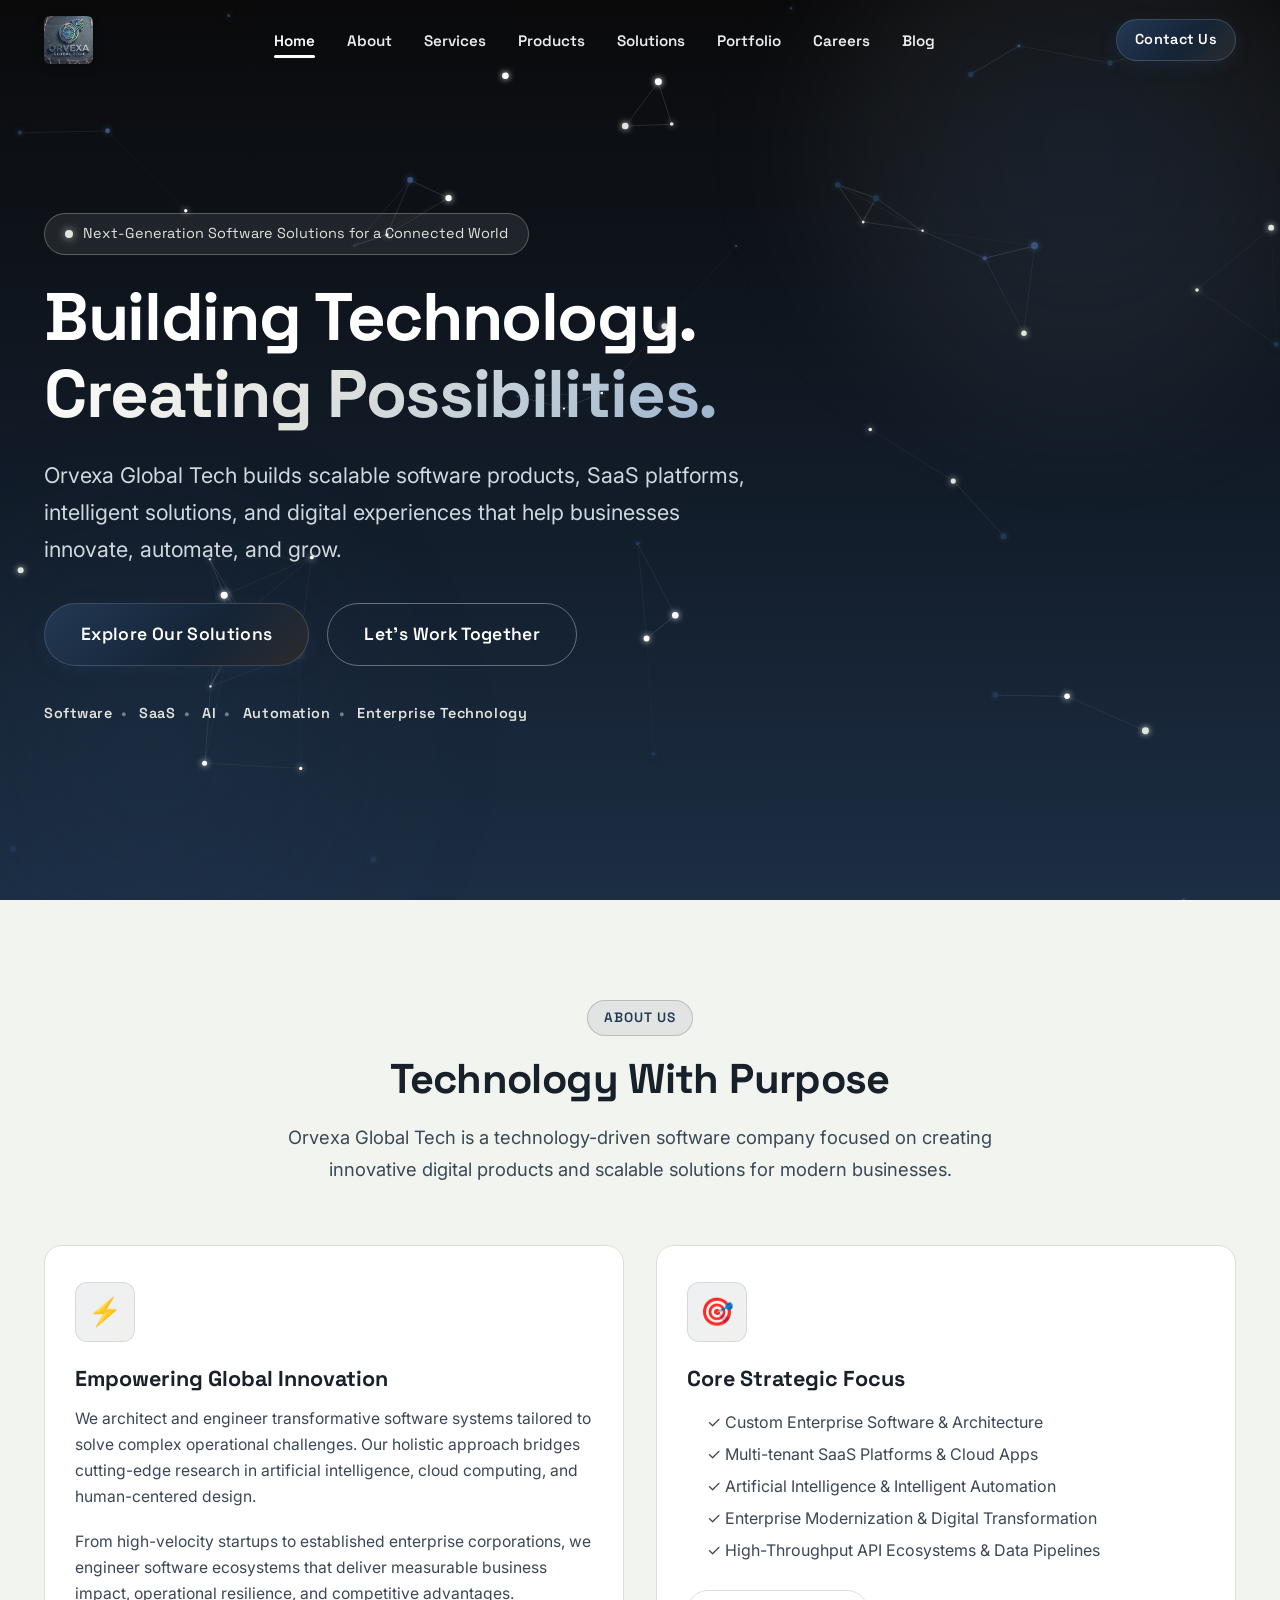
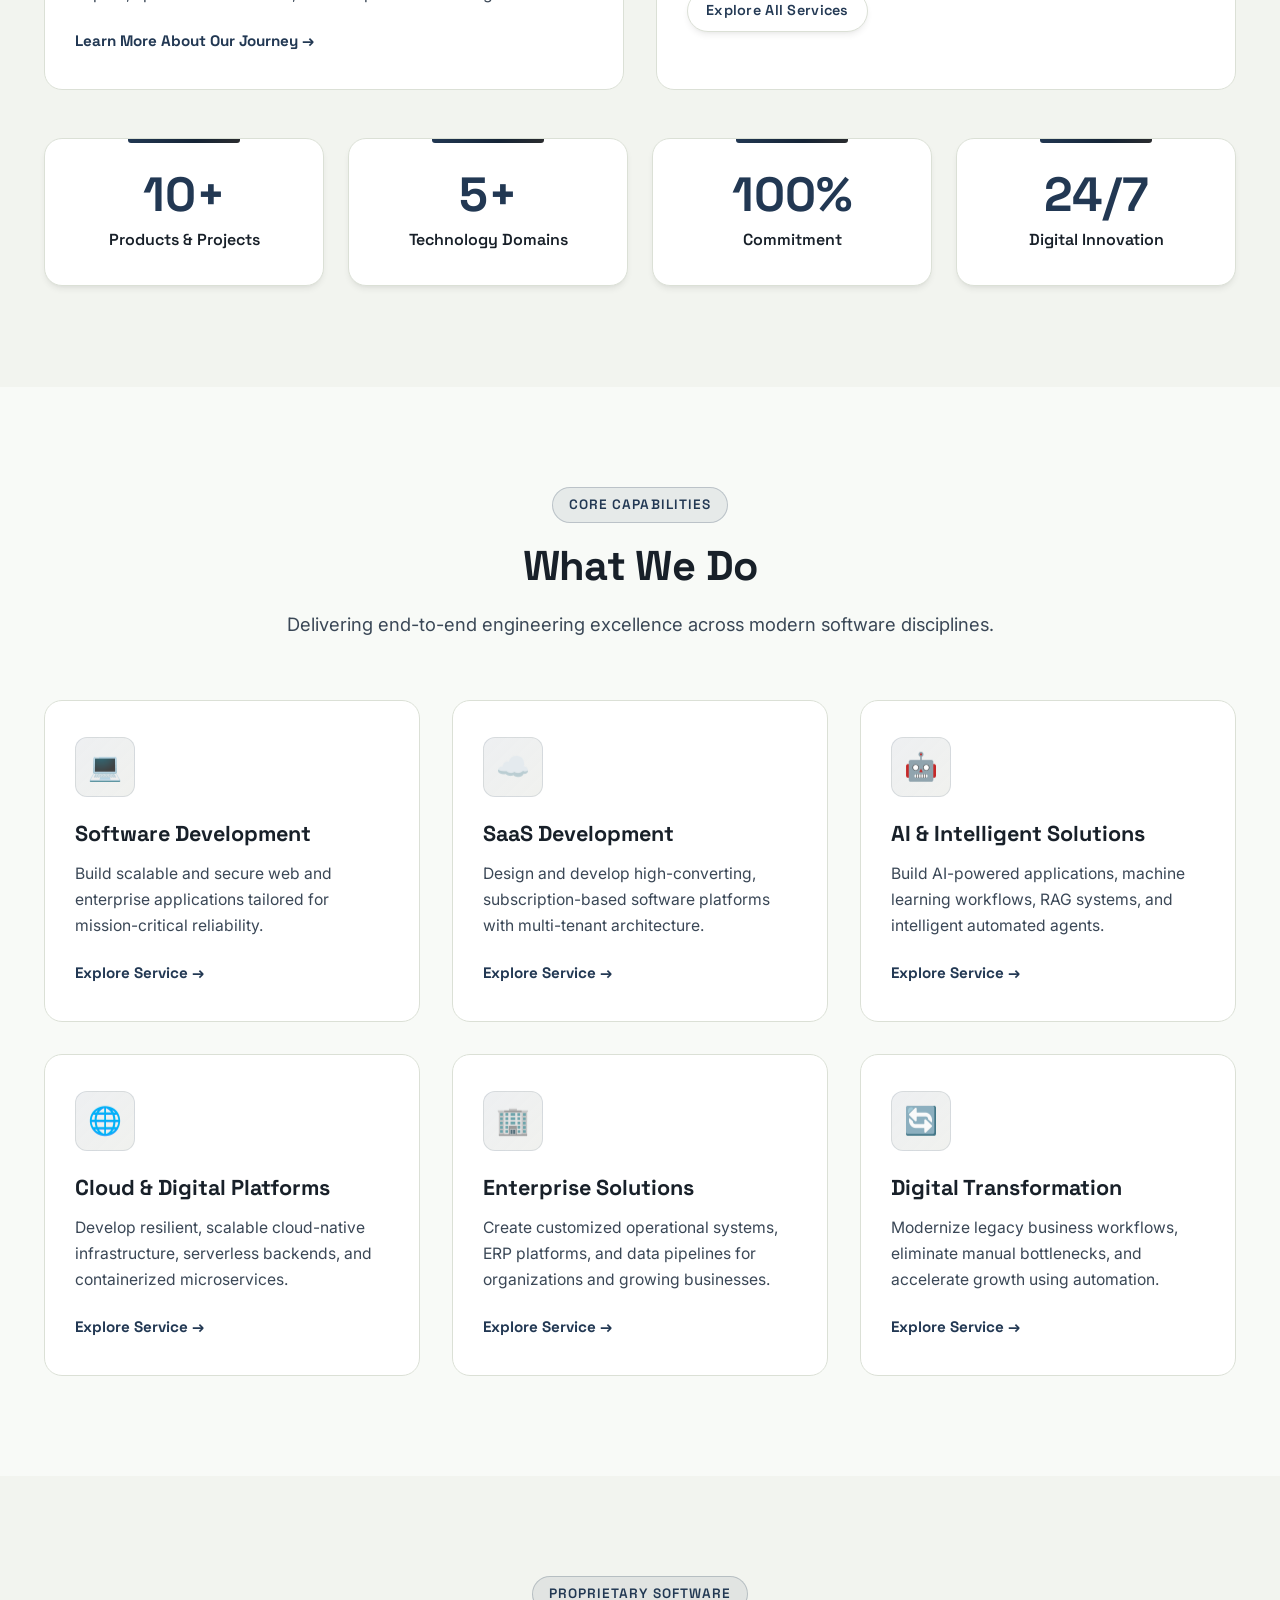
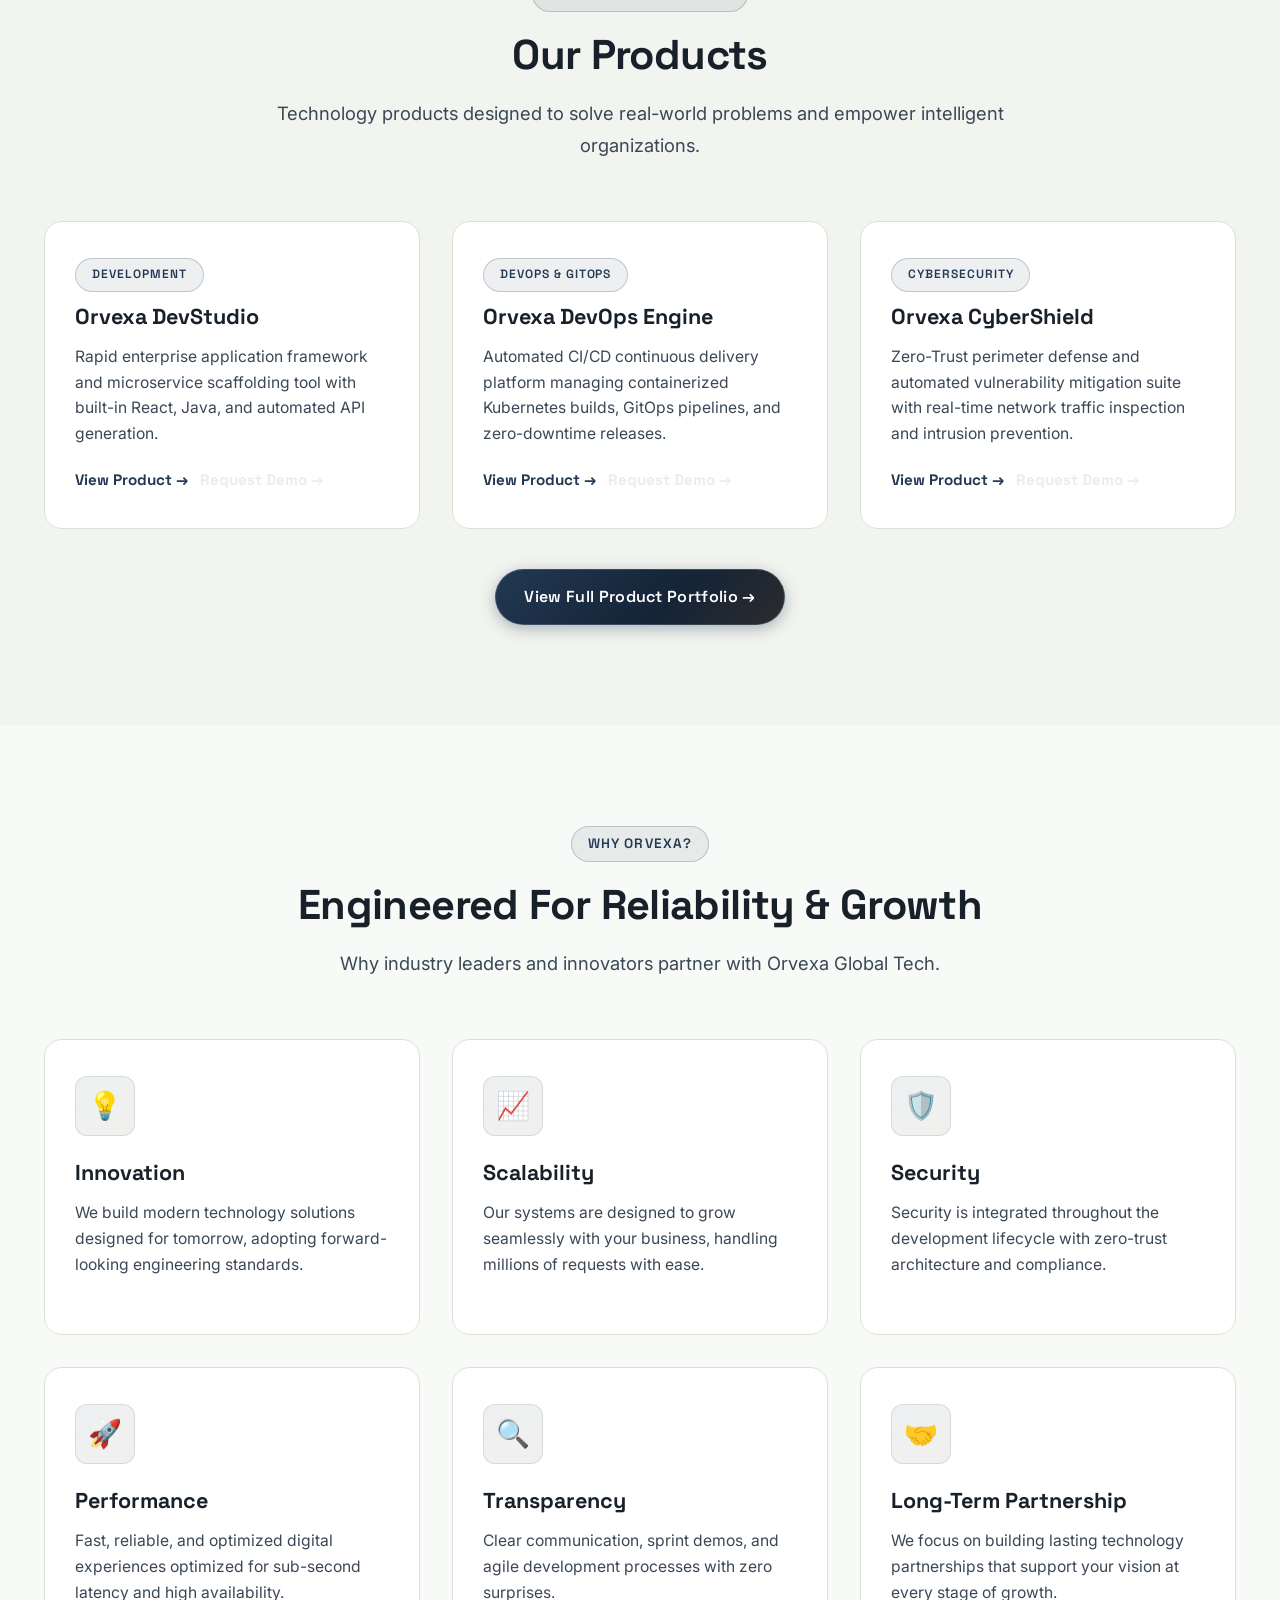
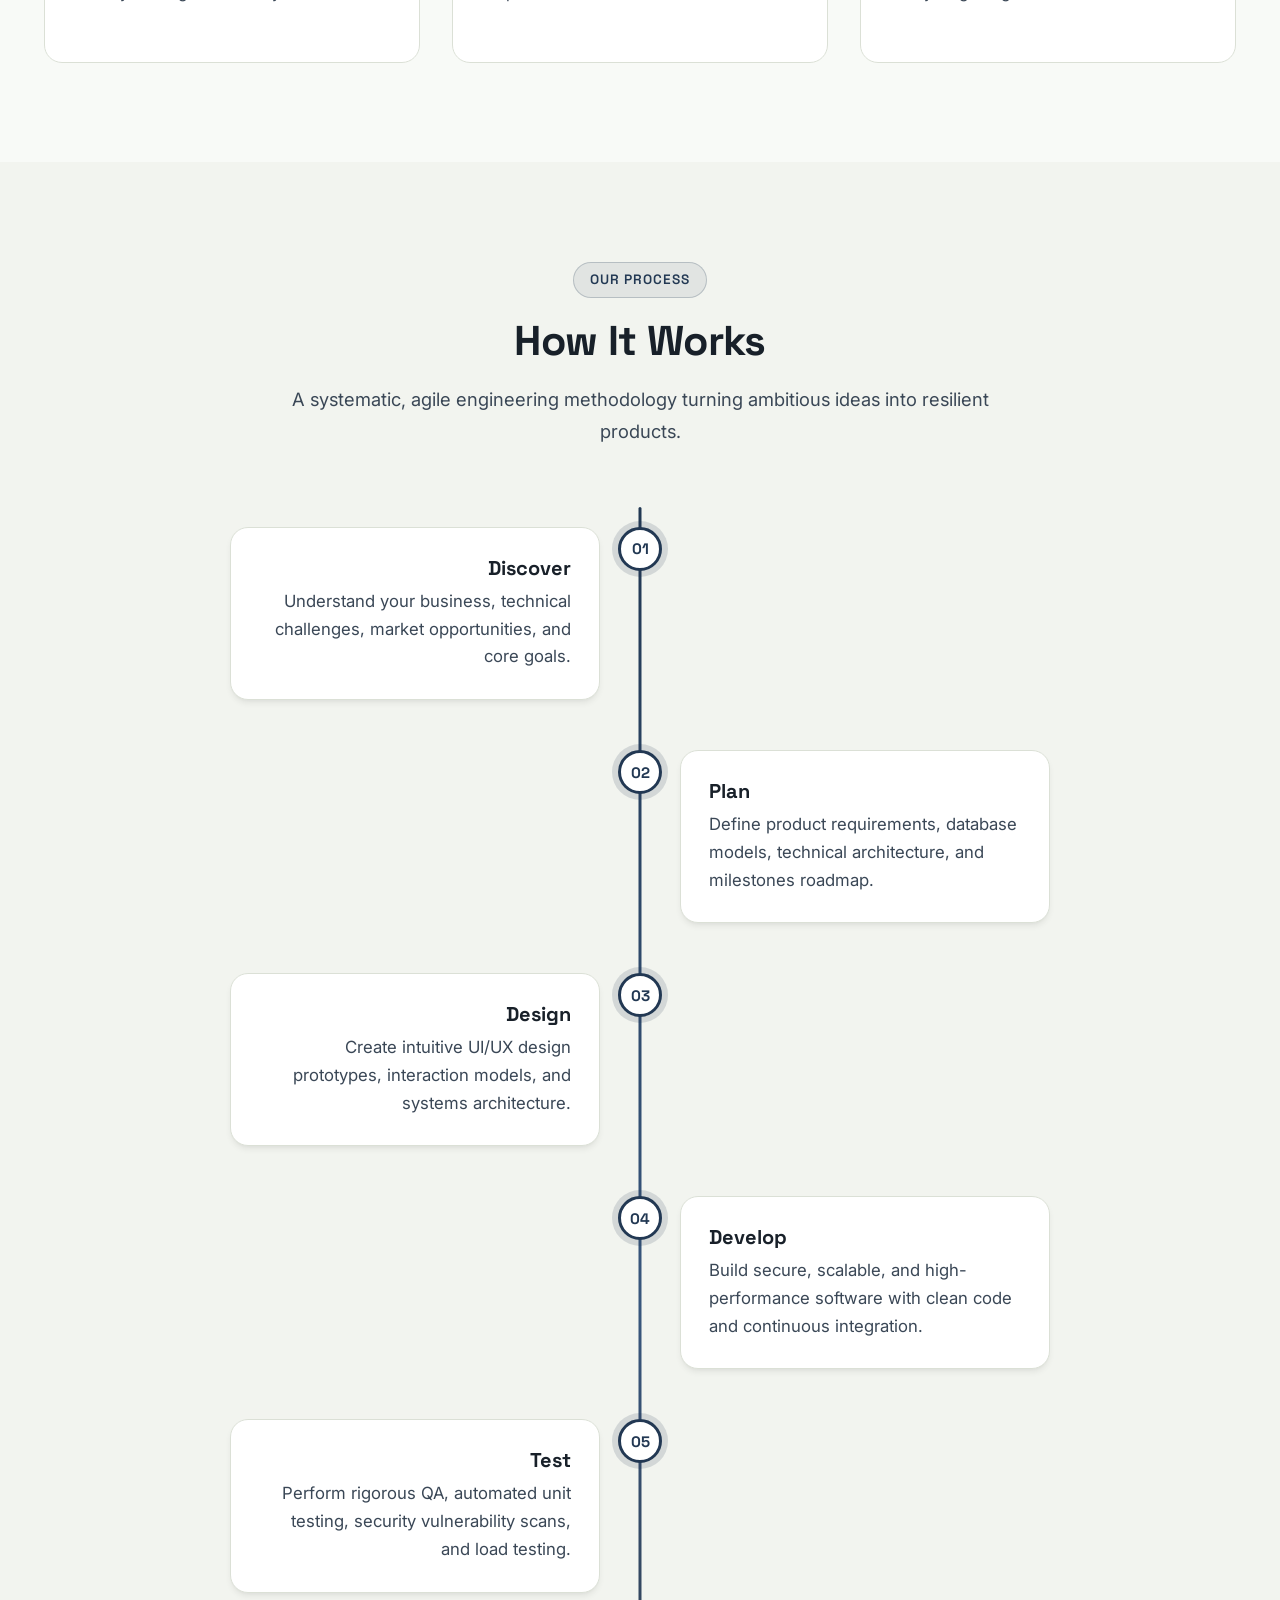
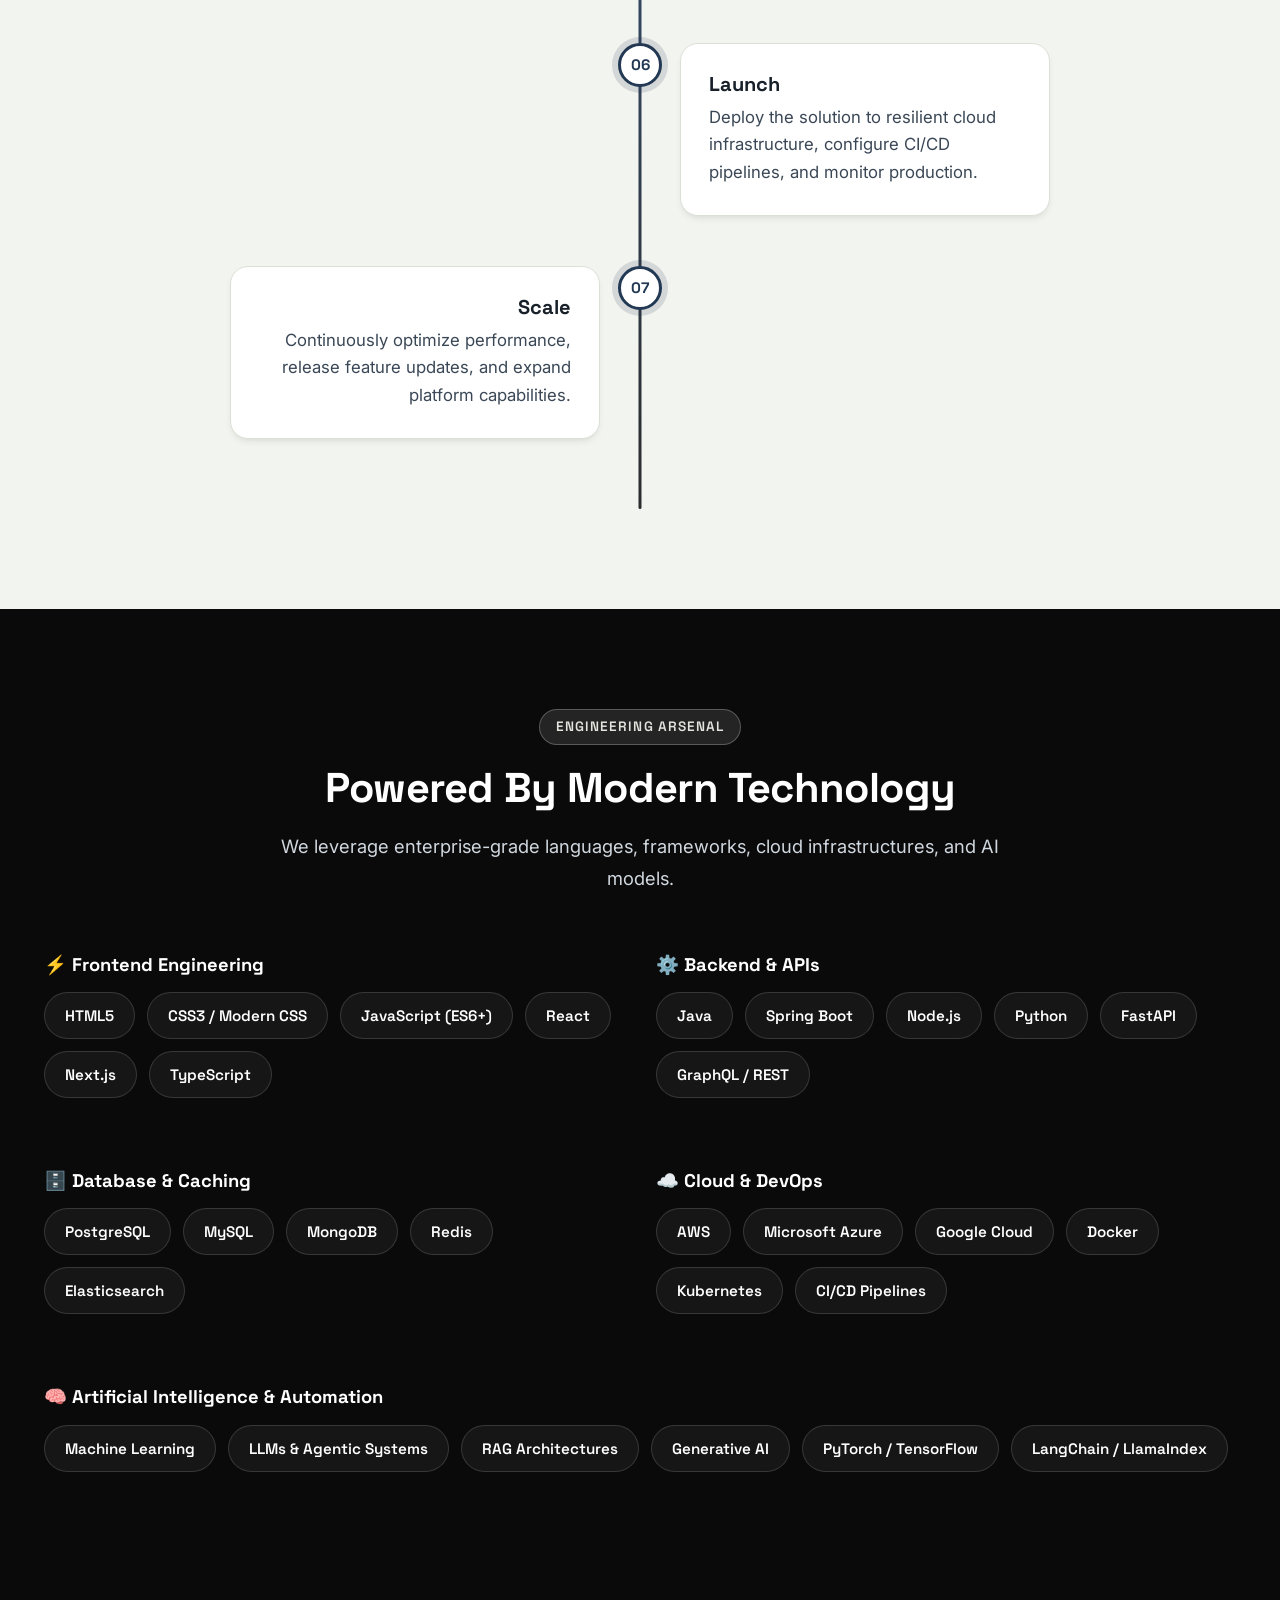
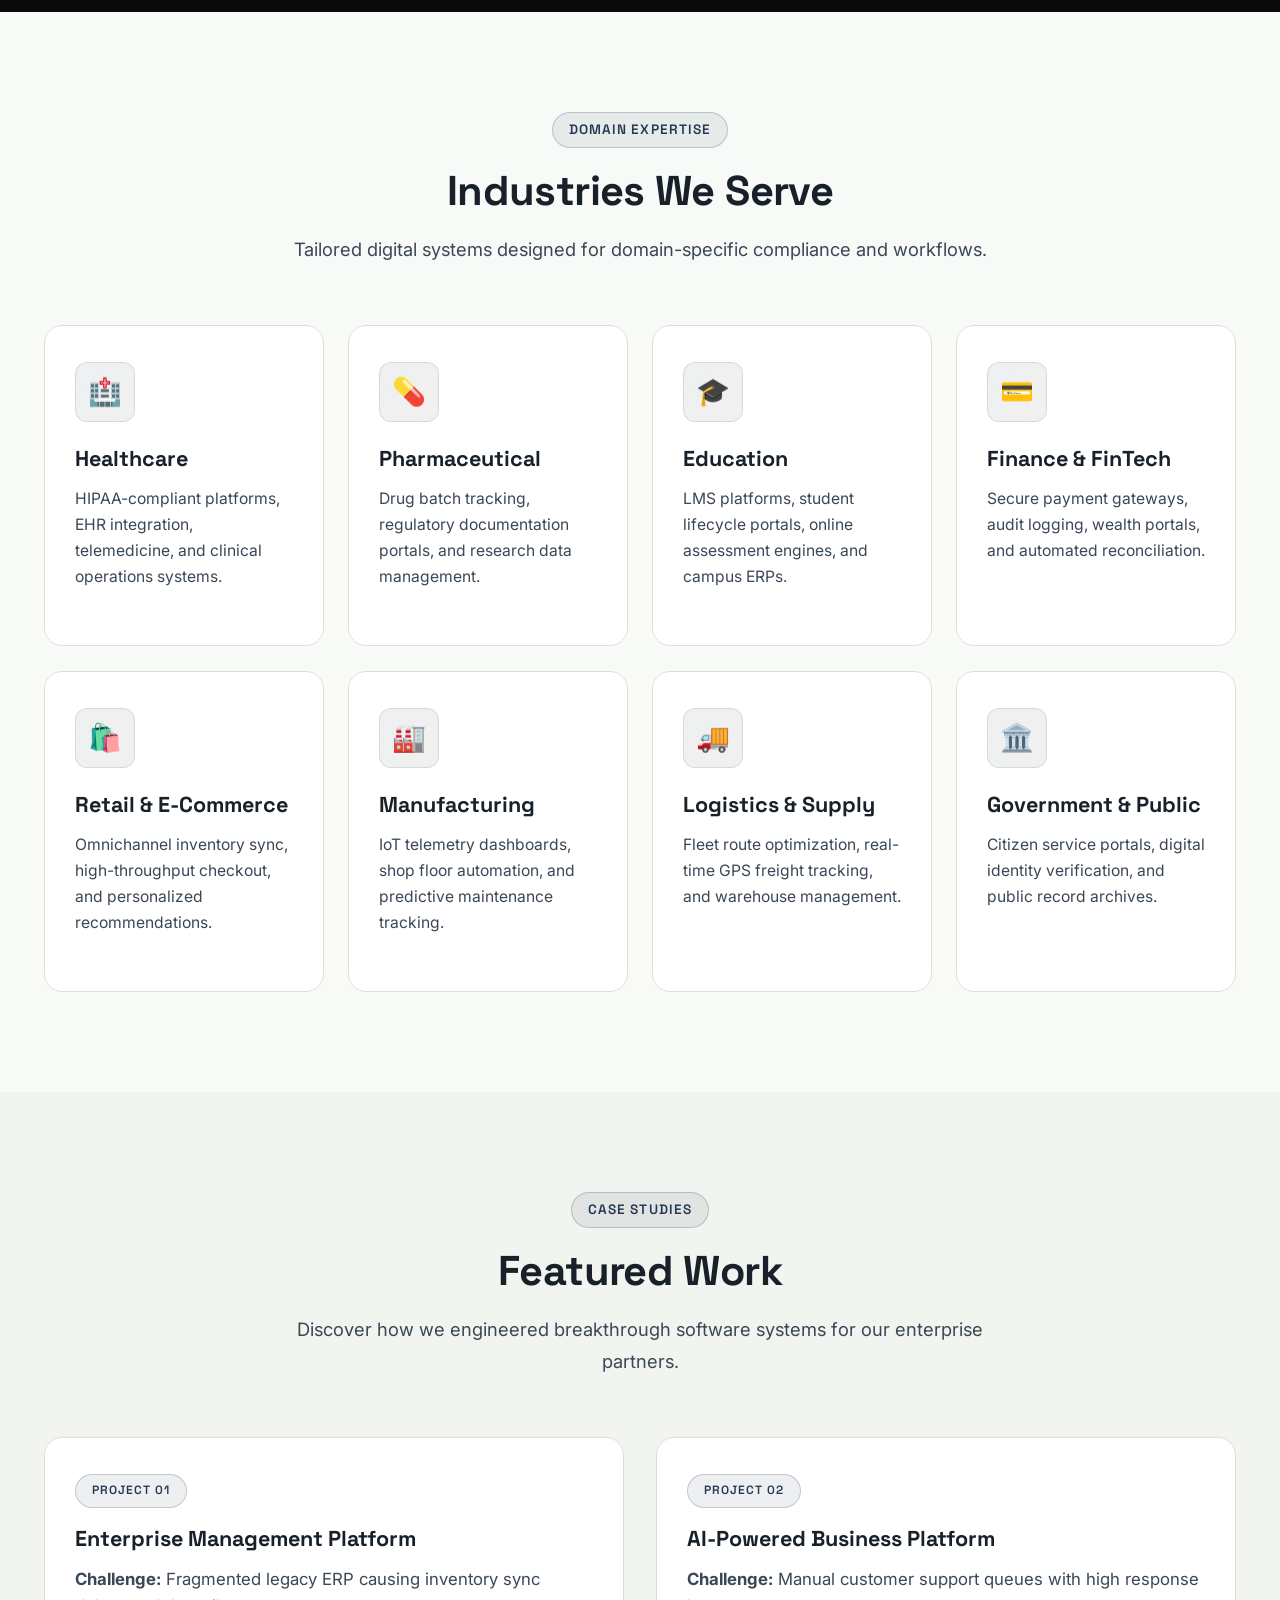
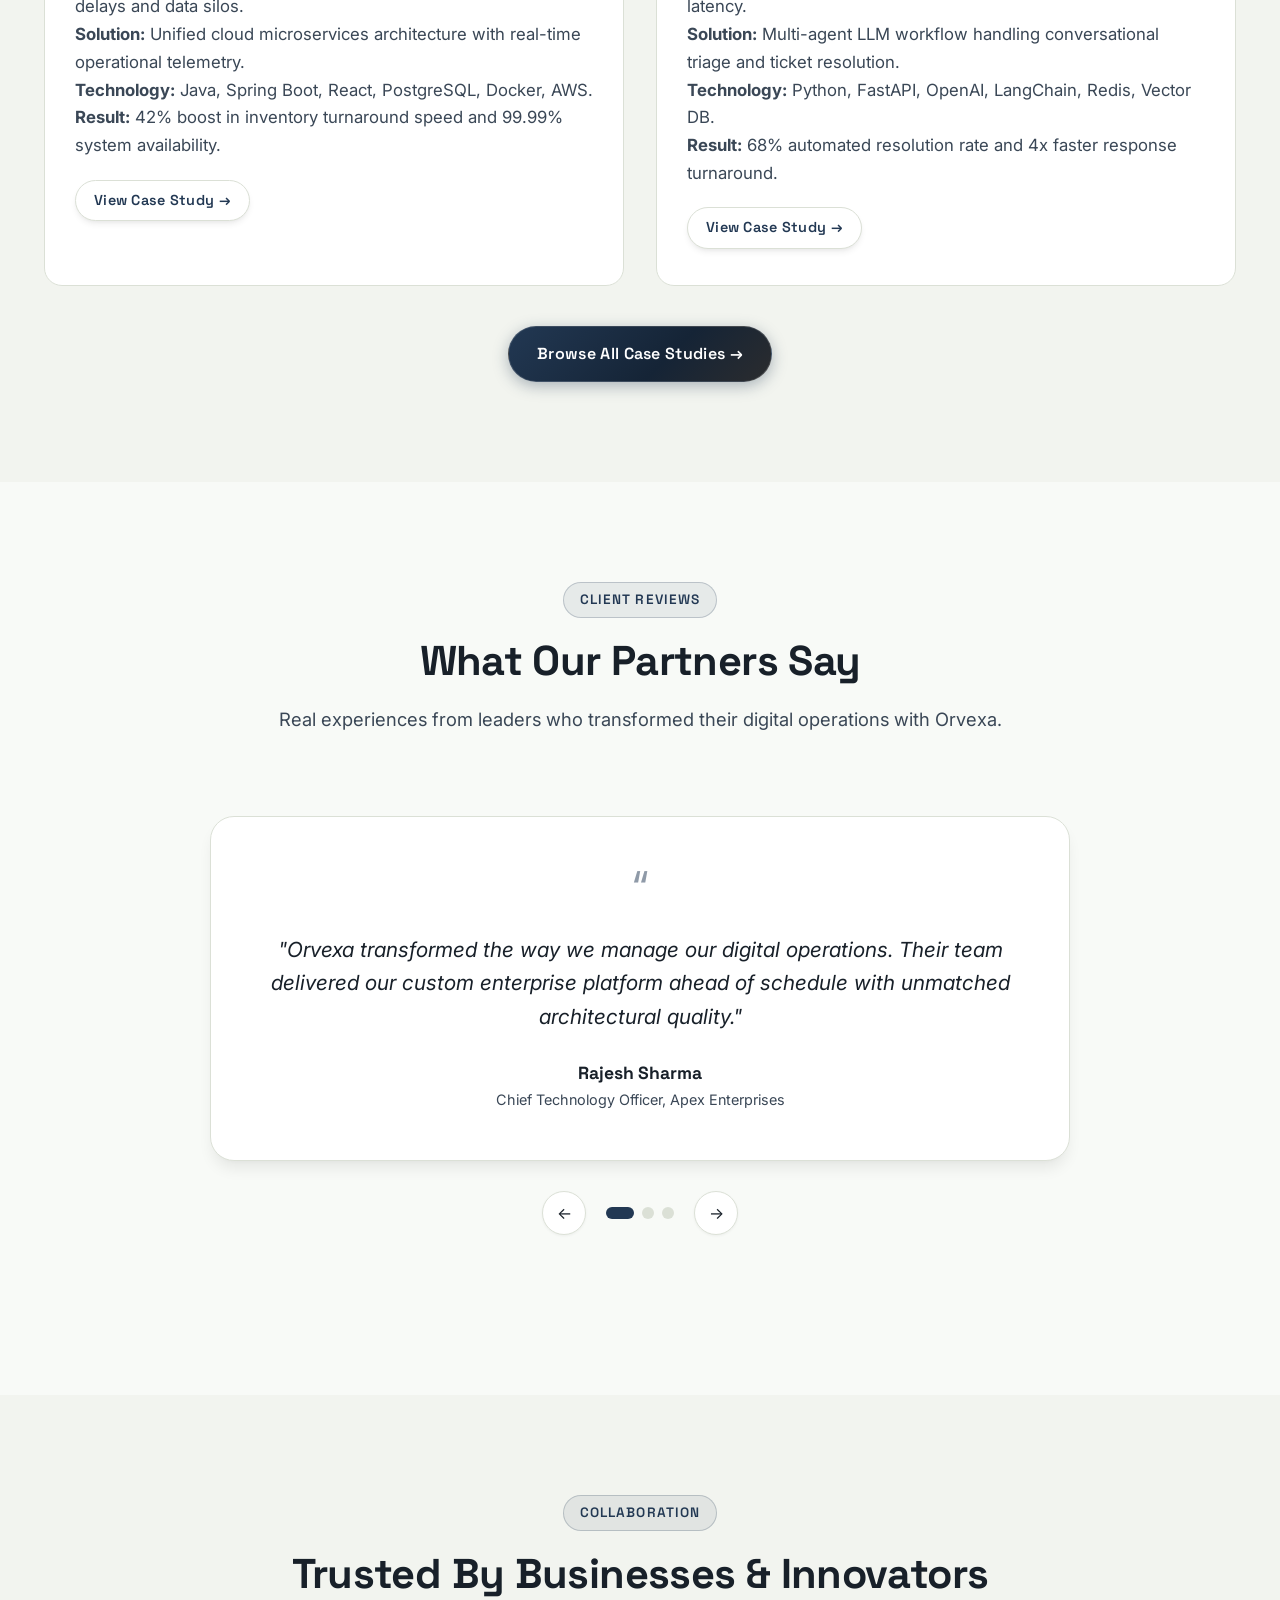
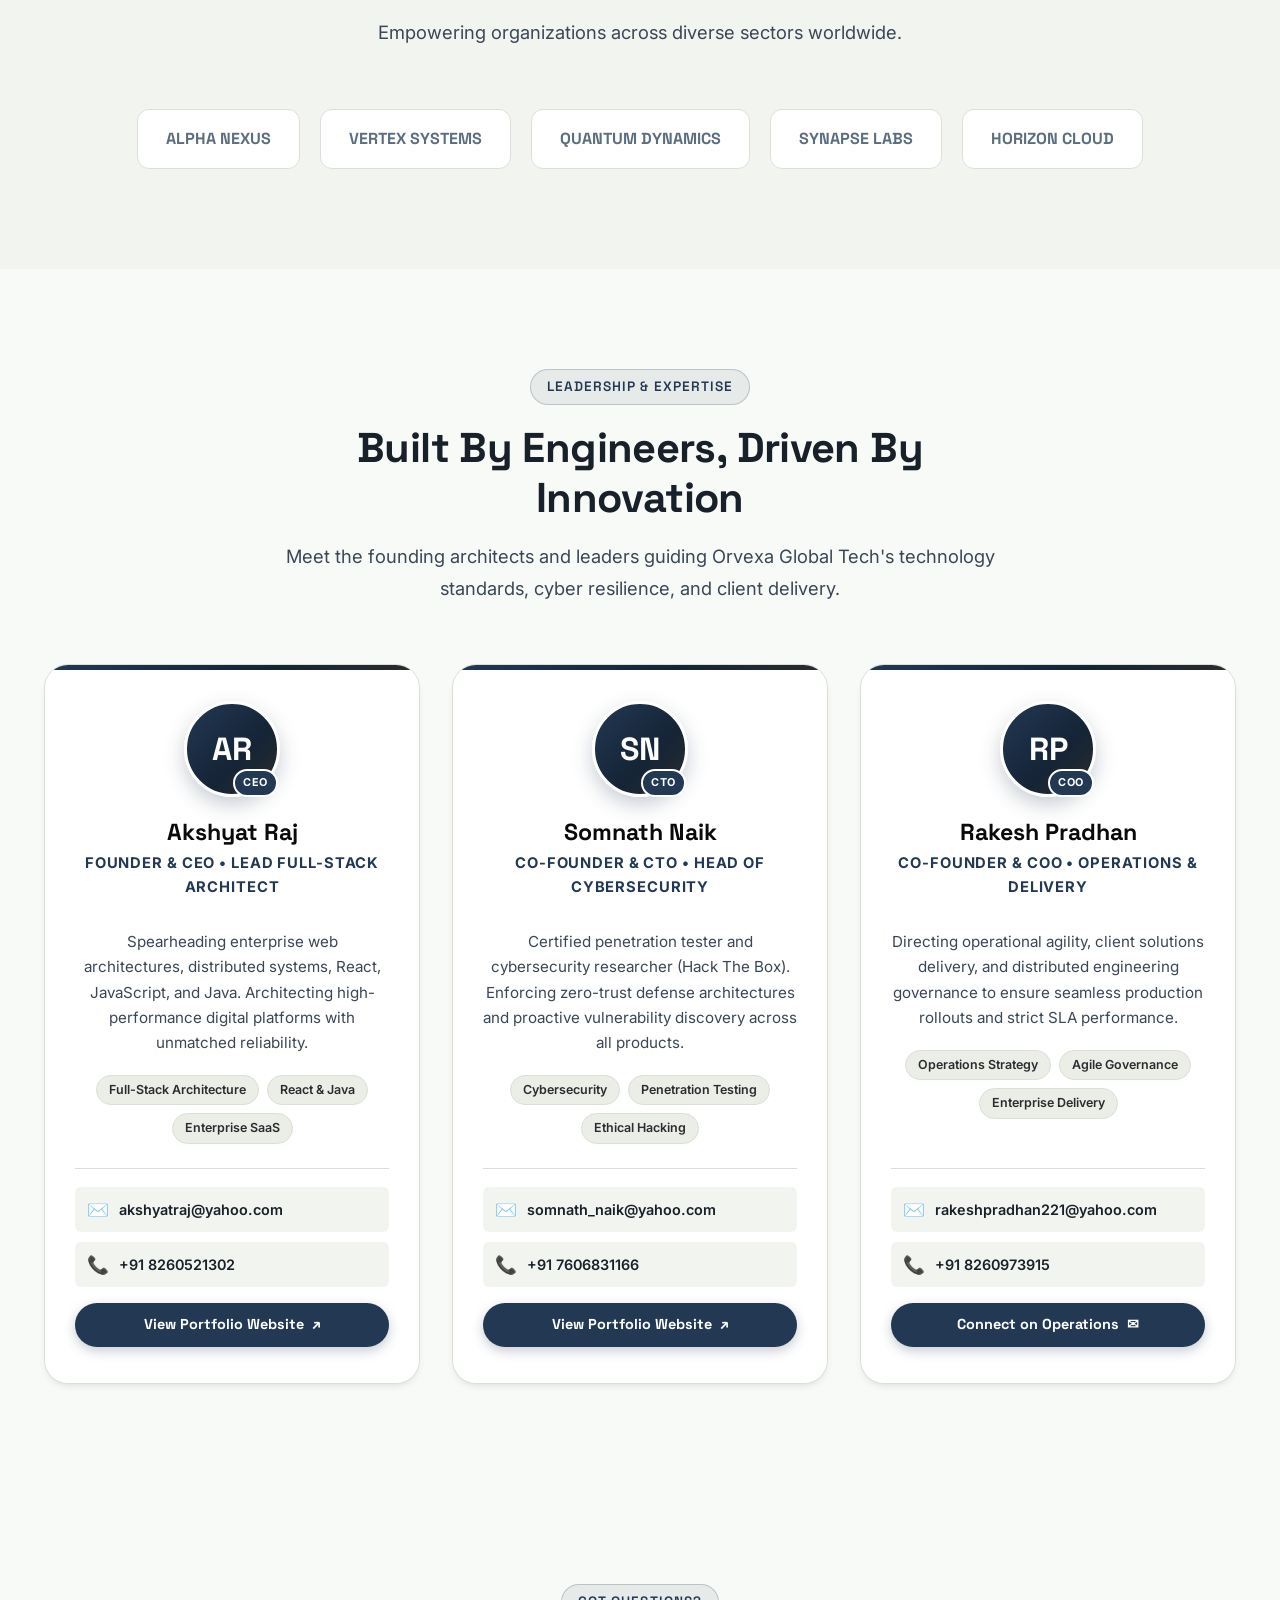
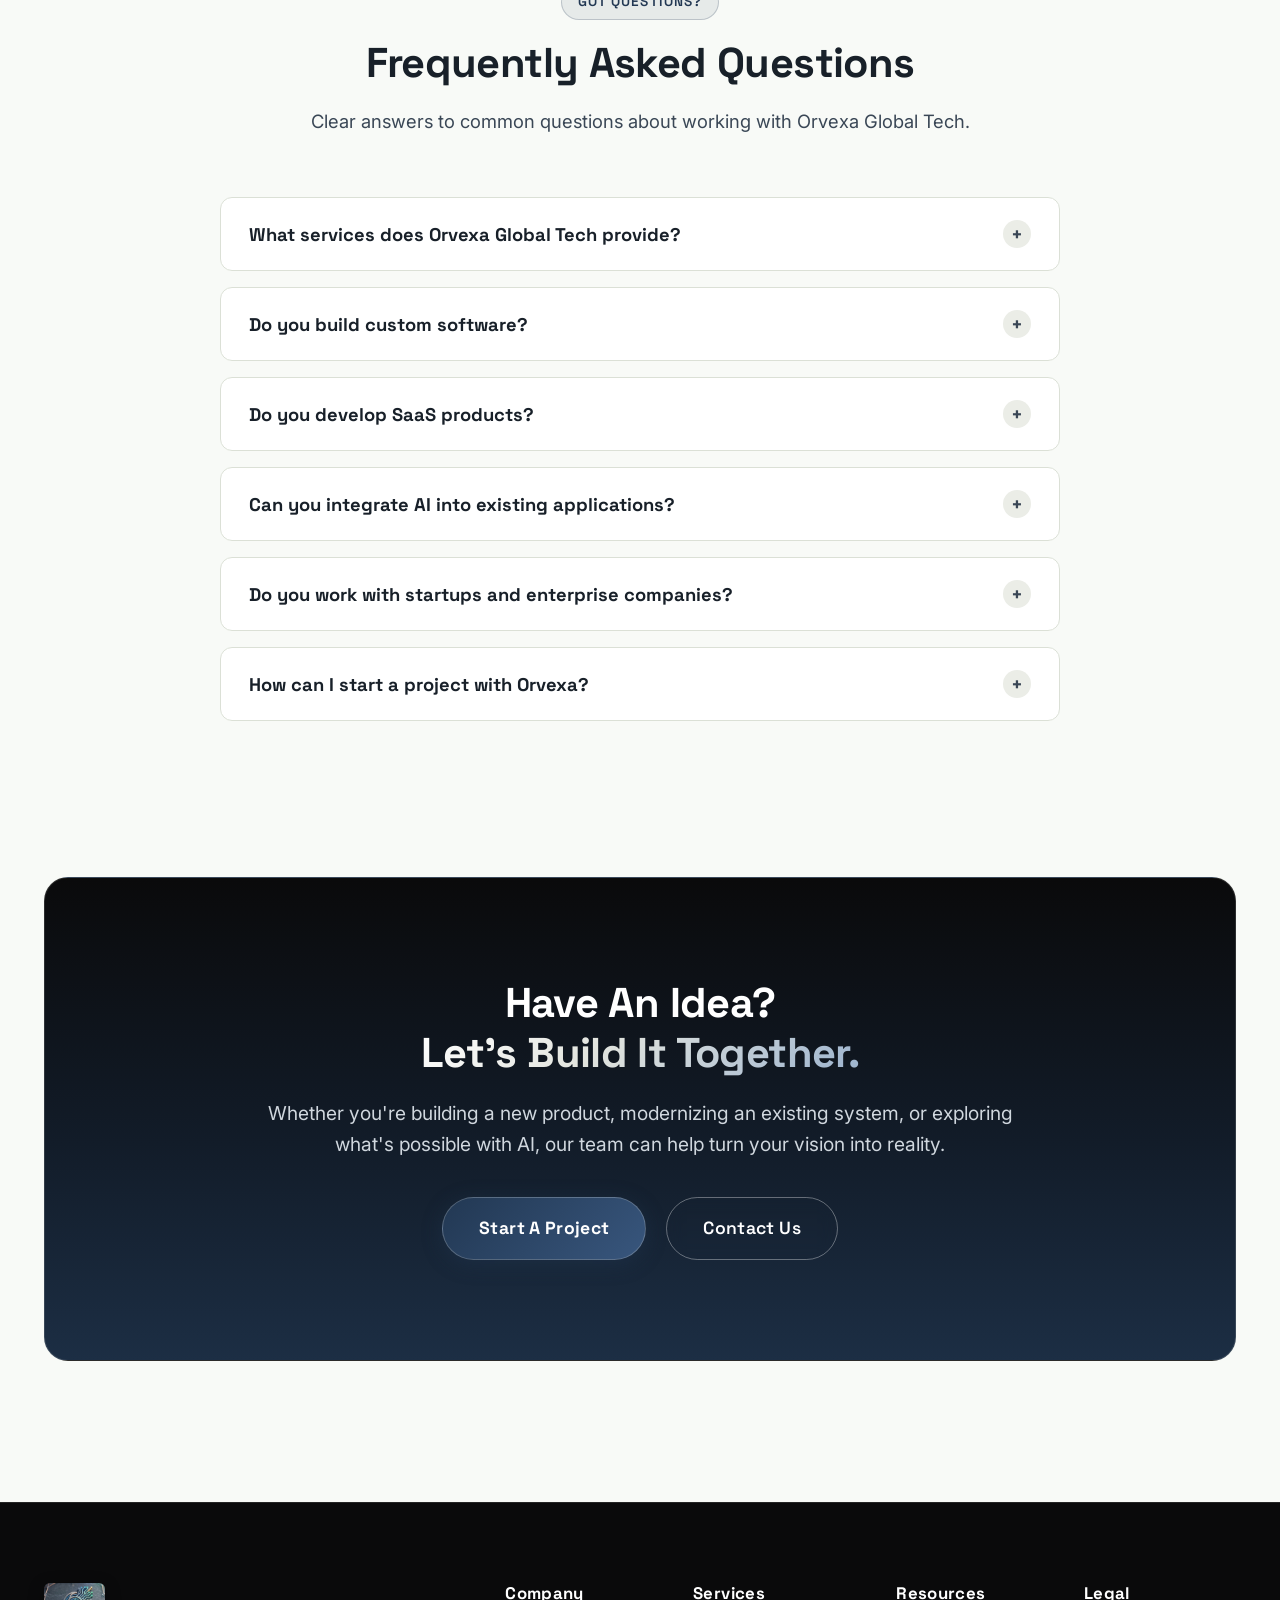
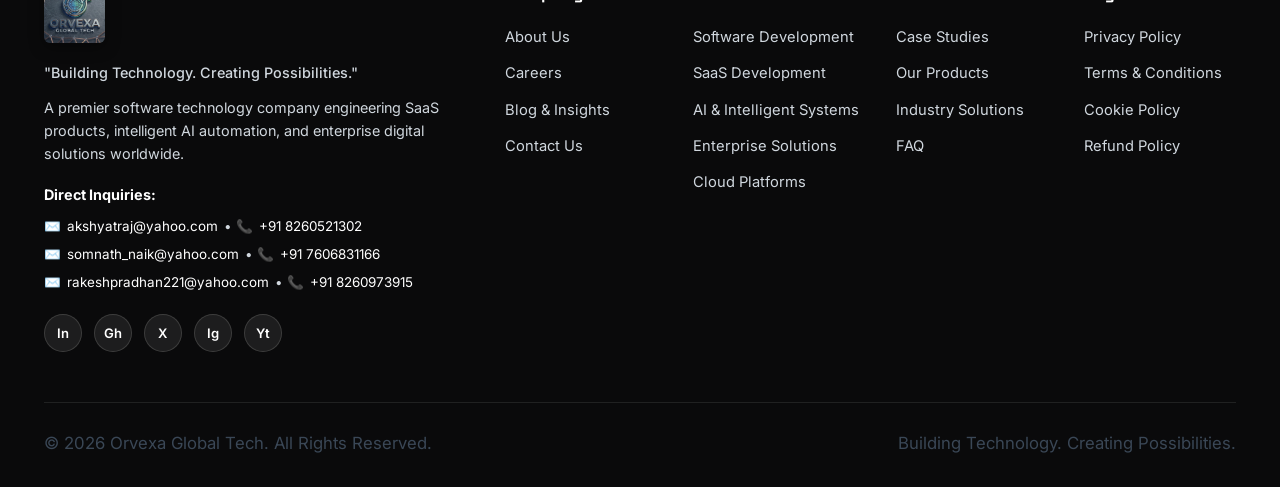
<file: index.html>
<!DOCTYPE html>
<html lang="en">
<head>
  <meta charset="UTF-8">
  <meta name="viewport" content="width=device-width, initial-scale=1.0">
  <title>Orvexa Global Tech | Software, SaaS & AI Solutions</title>
  <meta name="description" content="Orvexa Global Tech builds scalable software, SaaS platforms, intelligent AI solutions, and enterprise technology for modern businesses. Building Technology. Creating Possibilities.">
  <meta name="keywords" content="software company, SaaS development, AI solutions, enterprise software, cloud platforms, digital transformation, custom software">
  <meta name="author" content="Orvexa Global Tech">
  
  <link rel="canonical" href="https://orvexaglobaltech.com/">
  <meta name="theme-color" content="#223853">
  
  <!-- Open Graph / Social Media -->
  <meta property="og:type" content="website">
  <meta property="og:site_name" content="Orvexa Global Tech">
  <meta property="og:title" content="Orvexa Global Tech | Software, SaaS & Cybersecurity Solutions">
  <meta property="og:description" content="Building Technology. Creating Possibilities. Enterprise software development, DevOps automation, and Zero-Trust cybersecurity.">
  <meta property="og:url" content="https://orvexaglobaltech.com/">
  <meta property="og:image" content="https://orvexaglobaltech.com/assets/logo-mark.png">
  <meta property="og:locale" content="en_US">

  <!-- Twitter Card -->
  <meta name="twitter:card" content="summary_large_image">
  <meta name="twitter:site" content="@ORVEXA">
  <meta name="twitter:creator" content="@ORVEXA">
  <meta name="twitter:title" content="Orvexa Global Tech | Software, SaaS & Cybersecurity Solutions">
  <meta name="twitter:description" content="Building Technology. Creating Possibilities. Enterprise software development, DevOps automation, and Zero-Trust cybersecurity.">
  <meta name="twitter:image" content="https://orvexaglobaltech.com/assets/logo-mark.png">

  <!-- Favicon -->
  <link rel="icon" type="image/png" href="assets/favicon.png">

  <!-- CSS Stylesheets -->
  <link rel="stylesheet" href="css/style.css">
  <link rel="stylesheet" href="css/animations.css">
  <link rel="stylesheet" href="css/responsive.css">

  <!-- Schema.org Organization Structured Data -->
  <script type="application/ld+json">
  {
    "@context": "https://schema.org",
    "@type": "Organization",
    "name": "Orvexa Global Tech",
    "alternateName": "Orvexa",
    "url": "https://orvexaglobaltech.com/",
    "logo": "https://orvexaglobaltech.com/assets/logo.svg",
    "slogan": "Building Technology. Creating Possibilities.",
    "description": "Software technology company developing SaaS products, custom enterprise systems, DevOps automation, cybersecurity systems, and digital platforms.",
    "founders": [
      {
        "@type": "Person",
        "name": "Akshyat Raj",
        "jobTitle": "Founder & CEO / Full-Stack Architect",
        "email": "akshyatraj@yahoo.com",
        "telephone": "+91-8260521302",
        "url": "https://akshyatraj.info/"
      },
      {
        "@type": "Person",
        "name": "Somnath Naik",
        "jobTitle": "Co-Founder & CTO / Head of Cybersecurity",
        "email": "somnath_naik@yahoo.com",
        "telephone": "+91-7606831166",
        "url": "https://kodexsom.github.io/somanathPortfolio/"
      },
      {
        "@type": "Person",
        "name": "Rakesh Pradhan",
        "jobTitle": "Co-Founder & COO / Operations & Delivery",
        "email": "rakeshpradhan221@yahoo.com",
        "telephone": "+91-8260973915"
      }
    ],
    "contactPoint": [
      {
        "@type": "ContactPoint",
        "email": "akshyatraj@yahoo.com",
        "telephone": "+91-8260521302",
        "contactType": "Executive & Engineering Lead"
      },
      {
        "@type": "ContactPoint",
        "email": "somnath_naik@yahoo.com",
        "telephone": "+91-7606831166",
        "contactType": "Cybersecurity & Infrastructure Lead"
      },
      {
        "@type": "ContactPoint",
        "email": "rakeshpradhan221@yahoo.com",
        "telephone": "+91-8260973915",
        "contactType": "Operations & Client Delivery"
      }
    ]
  }
  </script>
</head>
<body>

  <!-- =========================================================================
       NAVIGATION BAR
       ========================================================================= -->
  <header class="navbar on-dark-hero" id="navbar">
    <div class="container navbar-container">
      <a href="index.html" class="nav-brand" aria-label="Orvexa Global Tech Home">
        <img src="assets/logo-mark.png" alt="Orvexa Global Tech Logo" id="navLogo">
      </a>

      <nav aria-label="Primary Navigation">
        <ul class="nav-menu">
          <li class="nav-item"><a href="index.html" class="nav-link">Home</a></li>
          <li class="nav-item"><a href="pages/about.html" class="nav-link">About</a></li>
          <li class="nav-item"><a href="pages/services.html" class="nav-link">Services</a></li>
          <li class="nav-item"><a href="pages/products.html" class="nav-link">Products</a></li>
          <li class="nav-item"><a href="pages/solutions.html" class="nav-link">Solutions</a></li>
          <li class="nav-item"><a href="pages/portfolio.html" class="nav-link">Portfolio</a></li>
          <li class="nav-item"><a href="pages/careers.html" class="nav-link">Careers</a></li>
          <li class="nav-item"><a href="pages/blog.html" class="nav-link">Blog</a></li>
          <li class="nav-item nav-menu-cta">
            <a href="pages/contact.html" class="btn btn-primary btn-sm">Contact Us</a>
          </li>
        </ul>
      </nav>

      <div class="nav-actions">
        <a href="pages/contact.html" class="btn btn-primary btn-sm">Contact Us</a>
        <button class="hamburger" aria-label="Toggle navigation menu">
          <span></span>
          <span></span>
          <span></span>
        </button>
      </div>
    </div>
  </header>

  <!-- =========================================================================
       HERO SECTION
       ========================================================================= -->
  <section class="hero" id="hero">
    <canvas id="heroCanvas" class="hero-canvas"></canvas>
    <div class="hero-glow"></div>
    <div class="hero-glow-2"></div>
    
    <div class="container">
      <div class="hero-content reveal">
        <div class="hero-badge">
          <span class="pulse-dot"></span>
          Next-Generation Software Solutions for a Connected World
        </div>
        
        <h1 class="hero-title">
          Building Technology.<br>
          <span class="text-gradient">Creating Possibilities.</span>
        </h1>
        
        <p class="hero-subtitle">
          Orvexa Global Tech builds scalable software products, SaaS platforms, intelligent solutions, and digital experiences that help businesses innovate, automate, and grow.
        </p>

        <div class="hero-actions">
          <a href="pages/solutions.html" class="btn btn-primary btn-lg">Explore Our Solutions</a>
          <a href="pages/contact.html" class="btn btn-outline-white btn-lg">Let's Work Together</a>
        </div>

        <div class="hero-tags">
          <span>Software</span>
          <span>SaaS</span>
          <span>AI</span>
          <span>Automation</span>
          <span>Enterprise Technology</span>
        </div>
      </div>
    </div>
  </section>

  <!-- =========================================================================
       ABOUT / COMPANY INTRODUCTION SECTION
       ========================================================================= -->
  <section class="section section-soft" id="about-intro">
    <div class="container">
      <div class="section-header reveal">
        <span class="section-badge">About Us</span>
        <h2 class="section-title">Technology With Purpose</h2>
        <p class="section-desc">
          Orvexa Global Tech is a technology-driven software company focused on creating innovative digital products and scalable solutions for modern businesses.
        </p>
      </div>

      <div class="grid-2 reveal">
        <div class="card card-glow-hover">
          <div class="card-icon">⚡</div>
          <h3 class="card-title">Empowering Global Innovation</h3>
          <p class="card-text">
            We architect and engineer transformative software systems tailored to solve complex operational challenges. Our holistic approach bridges cutting-edge research in artificial intelligence, cloud computing, and human-centered design.
          </p>
          <p class="card-text">
            From high-velocity startups to established enterprise corporations, we engineer software ecosystems that deliver measurable business impact, operational resilience, and competitive advantages.
          </p>
          <a href="pages/about.html" class="card-link">Learn More About Our Journey →</a>
        </div>

        <div class="card card-glow-hover">
          <div class="card-icon">🎯</div>
          <h3 class="card-title">Core Strategic Focus</h3>
          <ul style="padding-left: 20px; line-height: 2; color: var(--text-muted);">
            <li>✓ Custom Enterprise Software & Architecture</li>
            <li>✓ Multi-tenant SaaS Platforms & Cloud Apps</li>
            <li>✓ Artificial Intelligence & Intelligent Automation</li>
            <li>✓ Enterprise Modernization & Digital Transformation</li>
            <li>✓ High-Throughput API Ecosystems & Data Pipelines</li>
          </ul>
          <div style="margin-top: 24px;">
            <a href="pages/services.html" class="btn btn-secondary btn-sm">Explore All Services</a>
          </div>
        </div>
      </div>

      <!-- Animated Counters -->
      <div class="stats-grid reveal">
        <div class="stat-item">
          <div class="stat-number" data-count="10" data-suffix="+">0</div>
          <div class="stat-label">Products & Projects</div>
        </div>
        <div class="stat-item">
          <div class="stat-number" data-count="5" data-suffix="+">0</div>
          <div class="stat-label">Technology Domains</div>
        </div>
        <div class="stat-item">
          <div class="stat-number" data-count="100" data-suffix="%">0</div>
          <div class="stat-label">Commitment</div>
        </div>
        <div class="stat-item">
          <div class="stat-number" data-count="24" data-suffix="/7">0</div>
          <div class="stat-label">Digital Innovation</div>
        </div>
      </div>
    </div>
  </section>

  <!-- =========================================================================
       WHAT WE DO SECTION (6 CARDS)
       ========================================================================= -->
  <section class="section" id="what-we-do">
    <div class="container">
      <div class="section-header reveal">
        <span class="section-badge">Core Capabilities</span>
        <h2 class="section-title">What We Do</h2>
        <p class="section-desc">
          Delivering end-to-end engineering excellence across modern software disciplines.
        </p>
      </div>

      <div class="grid-3">
        <!-- Card 1 -->
        <div class="card reveal delay-100">
          <div class="card-icon">💻</div>
          <h3 class="card-title">Software Development</h3>
          <p class="card-text">Build scalable and secure web and enterprise applications tailored for mission-critical reliability.</p>
          <a href="pages/services.html" class="card-link">Explore Service →</a>
        </div>

        <!-- Card 2 -->
        <div class="card reveal delay-200">
          <div class="card-icon">☁️</div>
          <h3 class="card-title">SaaS Development</h3>
          <p class="card-text">Design and develop high-converting, subscription-based software platforms with multi-tenant architecture.</p>
          <a href="pages/services.html" class="card-link">Explore Service →</a>
        </div>

        <!-- Card 3 -->
        <div class="card reveal delay-300">
          <div class="card-icon">🤖</div>
          <h3 class="card-title">AI & Intelligent Solutions</h3>
          <p class="card-text">Build AI-powered applications, machine learning workflows, RAG systems, and intelligent automated agents.</p>
          <a href="pages/services.html" class="card-link">Explore Service →</a>
        </div>

        <!-- Card 4 -->
        <div class="card reveal delay-100">
          <div class="card-icon">🌐</div>
          <h3 class="card-title">Cloud & Digital Platforms</h3>
          <p class="card-text">Develop resilient, scalable cloud-native infrastructure, serverless backends, and containerized microservices.</p>
          <a href="pages/services.html" class="card-link">Explore Service →</a>
        </div>

        <!-- Card 5 -->
        <div class="card reveal delay-200">
          <div class="card-icon">🏢</div>
          <h3 class="card-title">Enterprise Solutions</h3>
          <p class="card-text">Create customized operational systems, ERP platforms, and data pipelines for organizations and growing businesses.</p>
          <a href="pages/services.html" class="card-link">Explore Service →</a>
        </div>

        <!-- Card 6 -->
        <div class="card reveal delay-300">
          <div class="card-icon">🔄</div>
          <h3 class="card-title">Digital Transformation</h3>
          <p class="card-text">Modernize legacy business workflows, eliminate manual bottlenecks, and accelerate growth using automation.</p>
          <a href="pages/services.html" class="card-link">Explore Service →</a>
        </div>
      </div>
    </div>
  </section>

  <!-- =========================================================================
       PRODUCTS PREVIEW SECTION
       ========================================================================= -->
  <section class="section section-soft" id="featured-products">
    <div class="container">
      <div class="section-header reveal">
        <span class="section-badge">Proprietary Software</span>
        <h2 class="section-title">Our Products</h2>
        <p class="section-desc">Technology products designed to solve real-world problems and empower intelligent organizations.</p>
      </div>

      <div class="grid-3">
        <!-- Product 1: DevStudio -->
        <div class="card reveal delay-100">
          <div class="section-badge" style="margin-bottom: 12px; font-size: 0.75rem;">Development</div>
          <h3 class="card-title">Orvexa DevStudio</h3>
          <p class="card-text">Rapid enterprise application framework and microservice scaffolding tool with built-in React, Java, and automated API generation.</p>
          <div style="display: flex; gap: 12px; margin-top: 20px;">
            <a href="pages/products.html" class="card-link">View Product →</a>
            <a href="#" class="card-link text-emerald" data-modal-target="demoModal" data-product-name="Orvexa DevStudio">Request Demo →</a>
          </div>
        </div>

        <!-- Product 2: DevOps Engine -->
        <div class="card reveal delay-200">
          <div class="section-badge" style="margin-bottom: 12px; font-size: 0.75rem;">DevOps &amp; GitOps</div>
          <h3 class="card-title">Orvexa DevOps Engine</h3>
          <p class="card-text">Automated CI/CD continuous delivery platform managing containerized Kubernetes builds, GitOps pipelines, and zero-downtime releases.</p>
          <div style="display: flex; gap: 12px; margin-top: 20px;">
            <a href="pages/products.html" class="card-link">View Product →</a>
            <a href="#" class="card-link text-emerald" data-modal-target="demoModal" data-product-name="Orvexa DevOps Engine">Request Demo →</a>
          </div>
        </div>

        <!-- Product 3: CyberShield -->
        <div class="card reveal delay-300">
          <div class="section-badge" style="margin-bottom: 12px; font-size: 0.75rem;">Cybersecurity</div>
          <h3 class="card-title">Orvexa CyberShield</h3>
          <p class="card-text">Zero-Trust perimeter defense and automated vulnerability mitigation suite with real-time network traffic inspection and intrusion prevention.</p>
          <div style="display: flex; gap: 12px; margin-top: 20px;">
            <a href="pages/products.html" class="card-link">View Product →</a>
            <a href="#" class="card-link text-emerald" data-modal-target="demoModal" data-product-name="Orvexa CyberShield">Request Demo →</a>
          </div>
        </div>
      </div>

      <div style="text-align: center; margin-top: 40px;" class="reveal">
        <a href="pages/products.html" class="btn btn-primary">View Full Product Portfolio →</a>
      </div>
    </div>
  </section>

  <!-- =========================================================================
       WHY CHOOSE US (6 FEATURE CARDS)
       ========================================================================= -->
  <section class="section" id="why-choose-us">
    <div class="container">
      <div class="section-header reveal">
        <span class="section-badge">Why Orvexa?</span>
        <h2 class="section-title">Engineered For Reliability & Growth</h2>
        <p class="section-desc">Why industry leaders and innovators partner with Orvexa Global Tech.</p>
      </div>

      <div class="grid-3">
        <div class="card reveal delay-100">
          <div class="card-icon">💡</div>
          <h3 class="card-title">Innovation</h3>
          <p class="card-text">We build modern technology solutions designed for tomorrow, adopting forward-looking engineering standards.</p>
        </div>
        <div class="card reveal delay-200">
          <div class="card-icon">📈</div>
          <h3 class="card-title">Scalability</h3>
          <p class="card-text">Our systems are designed to grow seamlessly with your business, handling millions of requests with ease.</p>
        </div>
        <div class="card reveal delay-300">
          <div class="card-icon">🛡️</div>
          <h3 class="card-title">Security</h3>
          <p class="card-text">Security is integrated throughout the development lifecycle with zero-trust architecture and compliance.</p>
        </div>
        <div class="card reveal delay-100">
          <div class="card-icon">🚀</div>
          <h3 class="card-title">Performance</h3>
          <p class="card-text">Fast, reliable, and optimized digital experiences optimized for sub-second latency and high availability.</p>
        </div>
        <div class="card reveal delay-200">
          <div class="card-icon">🔍</div>
          <h3 class="card-title">Transparency</h3>
          <p class="card-text">Clear communication, sprint demos, and agile development processes with zero surprises.</p>
        </div>
        <div class="card reveal delay-300">
          <div class="card-icon">🤝</div>
          <h3 class="card-title">Long-Term Partnership</h3>
          <p class="card-text">We focus on building lasting technology partnerships that support your vision at every stage of growth.</p>
        </div>
      </div>
    </div>
  </section>

  <!-- =========================================================================
       HOW IT WORKS (7-STEP TIMELINE)
       ========================================================================= -->
  <section class="section section-soft" id="how-it-works">
    <div class="container">
      <div class="section-header reveal">
        <span class="section-badge">Our Process</span>
        <h2 class="section-title">How It Works</h2>
        <p class="section-desc">A systematic, agile engineering methodology turning ambitious ideas into resilient products.</p>
      </div>

      <div class="timeline reveal">
        <!-- Step 1 -->
        <div class="timeline-step">
          <div class="timeline-marker">01</div>
          <div class="timeline-content">
            <h4>Discover</h4>
            <p>Understand your business, technical challenges, market opportunities, and core goals.</p>
          </div>
        </div>
        <!-- Step 2 -->
        <div class="timeline-step">
          <div class="timeline-marker">02</div>
          <div class="timeline-content">
            <h4>Plan</h4>
            <p>Define product requirements, database models, technical architecture, and milestones roadmap.</p>
          </div>
        </div>
        <!-- Step 3 -->
        <div class="timeline-step">
          <div class="timeline-marker">03</div>
          <div class="timeline-content">
            <h4>Design</h4>
            <p>Create intuitive UI/UX design prototypes, interaction models, and systems architecture.</p>
          </div>
        </div>
        <!-- Step 4 -->
        <div class="timeline-step">
          <div class="timeline-marker">04</div>
          <div class="timeline-content">
            <h4>Develop</h4>
            <p>Build secure, scalable, and high-performance software with clean code and continuous integration.</p>
          </div>
        </div>
        <!-- Step 5 -->
        <div class="timeline-step">
          <div class="timeline-marker">05</div>
          <div class="timeline-content">
            <h4>Test</h4>
            <p>Perform rigorous QA, automated unit testing, security vulnerability scans, and load testing.</p>
          </div>
        </div>
        <!-- Step 6 -->
        <div class="timeline-step">
          <div class="timeline-marker">06</div>
          <div class="timeline-content">
            <h4>Launch</h4>
            <p>Deploy the solution to resilient cloud infrastructure, configure CI/CD pipelines, and monitor production.</p>
          </div>
        </div>
        <!-- Step 7 -->
        <div class="timeline-step">
          <div class="timeline-marker">07</div>
          <div class="timeline-content">
            <h4>Scale</h4>
            <p>Continuously optimize performance, release feature updates, and expand platform capabilities.</p>
          </div>
        </div>
      </div>
    </div>
  </section>

  <!-- =========================================================================
       TECHNOLOGY STACK SECTION (DARK SECTION)
       ========================================================================= -->
  <section class="section section-dark" id="technologies">
    <div class="container">
      <div class="section-header reveal">
        <span class="section-badge">Engineering Arsenal</span>
        <h2 class="section-title">Powered By Modern Technology</h2>
        <p class="section-desc">We leverage enterprise-grade languages, frameworks, cloud infrastructures, and AI models.</p>
      </div>

      <div class="grid-2 reveal">
        <div class="tech-category-group">
          <h3 class="tech-cat-title">⚡ Frontend Engineering</h3>
          <div class="tech-pills">
            <span class="tech-pill">HTML5</span>
            <span class="tech-pill">CSS3 / Modern CSS</span>
            <span class="tech-pill">JavaScript (ES6+)</span>
            <span class="tech-pill">React</span>
            <span class="tech-pill">Next.js</span>
            <span class="tech-pill">TypeScript</span>
          </div>
        </div>

        <div class="tech-category-group">
          <h3 class="tech-cat-title">⚙️ Backend & APIs</h3>
          <div class="tech-pills">
            <span class="tech-pill">Java</span>
            <span class="tech-pill">Spring Boot</span>
            <span class="tech-pill">Node.js</span>
            <span class="tech-pill">Python</span>
            <span class="tech-pill">FastAPI</span>
            <span class="tech-pill">GraphQL / REST</span>
          </div>
        </div>

        <div class="tech-category-group">
          <h3 class="tech-cat-title">🗄️ Database & Caching</h3>
          <div class="tech-pills">
            <span class="tech-pill">PostgreSQL</span>
            <span class="tech-pill">MySQL</span>
            <span class="tech-pill">MongoDB</span>
            <span class="tech-pill">Redis</span>
            <span class="tech-pill">Elasticsearch</span>
          </div>
        </div>

        <div class="tech-category-group">
          <h3 class="tech-cat-title">☁️ Cloud & DevOps</h3>
          <div class="tech-pills">
            <span class="tech-pill">AWS</span>
            <span class="tech-pill">Microsoft Azure</span>
            <span class="tech-pill">Google Cloud</span>
            <span class="tech-pill">Docker</span>
            <span class="tech-pill">Kubernetes</span>
            <span class="tech-pill">CI/CD Pipelines</span>
          </div>
        </div>

        <div class="tech-category-group" style="grid-column: 1 / -1;">
          <h3 class="tech-cat-title">🧠 Artificial Intelligence & Automation</h3>
          <div class="tech-pills">
            <span class="tech-pill">Machine Learning</span>
            <span class="tech-pill">LLMs & Agentic Systems</span>
            <span class="tech-pill">RAG Architectures</span>
            <span class="tech-pill">Generative AI</span>
            <span class="tech-pill">PyTorch / TensorFlow</span>
            <span class="tech-pill">LangChain / LlamaIndex</span>
          </div>
        </div>
      </div>
    </div>
  </section>

  <!-- =========================================================================
       INDUSTRIES WE SERVE SECTION
       ========================================================================= -->
  <section class="section" id="industries">
    <div class="container">
      <div class="section-header reveal">
        <span class="section-badge">Domain Expertise</span>
        <h2 class="section-title">Industries We Serve</h2>
        <p class="section-desc">Tailored digital systems designed for domain-specific compliance and workflows.</p>
      </div>

      <div class="grid-4">
        <div class="card reveal delay-100">
          <div class="card-icon">🏥</div>
          <h4 class="card-title">Healthcare</h4>
          <p class="card-text">HIPAA-compliant platforms, EHR integration, telemedicine, and clinical operations systems.</p>
        </div>
        <div class="card reveal delay-200">
          <div class="card-icon">💊</div>
          <h4 class="card-title">Pharmaceutical</h4>
          <p class="card-text">Drug batch tracking, regulatory documentation portals, and research data management.</p>
        </div>
        <div class="card reveal delay-300">
          <div class="card-icon">🎓</div>
          <h4 class="card-title">Education</h4>
          <p class="card-text">LMS platforms, student lifecycle portals, online assessment engines, and campus ERPs.</p>
        </div>
        <div class="card reveal delay-400">
          <div class="card-icon">💳</div>
          <h4 class="card-title">Finance & FinTech</h4>
          <p class="card-text">Secure payment gateways, audit logging, wealth portals, and automated reconciliation.</p>
        </div>
        <div class="card reveal delay-100">
          <div class="card-icon">🛍️</div>
          <h4 class="card-title">Retail & E-Commerce</h4>
          <p class="card-text">Omnichannel inventory sync, high-throughput checkout, and personalized recommendations.</p>
        </div>
        <div class="card reveal delay-200">
          <div class="card-icon">🏭</div>
          <h4 class="card-title">Manufacturing</h4>
          <p class="card-text">IoT telemetry dashboards, shop floor automation, and predictive maintenance tracking.</p>
        </div>
        <div class="card reveal delay-300">
          <div class="card-icon">🚚</div>
          <h4 class="card-title">Logistics & Supply</h4>
          <p class="card-text">Fleet route optimization, real-time GPS freight tracking, and warehouse management.</p>
        </div>
        <div class="card reveal delay-400">
          <div class="card-icon">🏛️</div>
          <h4 class="card-title">Government & Public</h4>
          <p class="card-text">Citizen service portals, digital identity verification, and public record archives.</p>
        </div>
      </div>
    </div>
  </section>

  <!-- =========================================================================
       FEATURED WORK / CASE STUDIES
       ========================================================================= -->
  <section class="section section-soft" id="featured-work">
    <div class="container">
      <div class="section-header reveal">
        <span class="section-badge">Case Studies</span>
        <h2 class="section-title">Featured Work</h2>
        <p class="section-desc">Discover how we engineered breakthrough software systems for our enterprise partners.</p>
      </div>

      <div class="grid-2">
        <!-- Project 01 -->
        <div class="card reveal">
          <span class="section-badge" style="font-size: 0.75rem;">Project 01</span>
          <h3 class="card-title">Enterprise Management Platform</h3>
          <p><strong>Challenge:</strong> Fragmented legacy ERP causing inventory sync delays and data silos.</p>
          <p><strong>Solution:</strong> Unified cloud microservices architecture with real-time operational telemetry.</p>
          <p><strong>Technology:</strong> Java, Spring Boot, React, PostgreSQL, Docker, AWS.</p>
          <p><strong>Result:</strong> 42% boost in inventory turnaround speed and 99.99% system availability.</p>
          <div style="margin-top: 20px;">
            <a href="pages/portfolio.html" class="btn btn-secondary btn-sm">View Case Study →</a>
          </div>
        </div>

        <!-- Project 02 -->
        <div class="card reveal delay-200">
          <span class="section-badge" style="font-size: 0.75rem;">Project 02</span>
          <h3 class="card-title">AI-Powered Business Platform</h3>
          <p><strong>Challenge:</strong> Manual customer support queues with high response latency.</p>
          <p><strong>Solution:</strong> Multi-agent LLM workflow handling conversational triage and ticket resolution.</p>
          <p><strong>Technology:</strong> Python, FastAPI, OpenAI, LangChain, Redis, Vector DB.</p>
          <p><strong>Result:</strong> 68% automated resolution rate and 4x faster response turnaround.</p>
          <div style="margin-top: 20px;">
            <a href="pages/portfolio.html" class="btn btn-secondary btn-sm">View Case Study →</a>
          </div>
        </div>
      </div>

      <div style="text-align: center; margin-top: 40px;" class="reveal">
        <a href="pages/portfolio.html" class="btn btn-primary">Browse All Case Studies →</a>
      </div>
    </div>
  </section>

  <!-- =========================================================================
       TESTIMONIALS SECTION (CAROUSEL)
       ========================================================================= -->
  <section class="section" id="testimonials">
    <div class="container">
      <div class="section-header reveal">
        <span class="section-badge">Client Reviews</span>
        <h2 class="section-title">What Our Partners Say</h2>
        <p class="section-desc">Real experiences from leaders who transformed their digital operations with Orvexa.</p>
      </div>

      <!-- NOTE: Placeholder testimonials clearly indicated in code for easy future replacement -->
      <div class="carousel-wrapper reveal">
        <div class="carousel-track">
          <!-- Slide 1 -->
          <div class="carousel-slide">
            <div class="testimonial-card">
              <div class="testimonial-quote-icon">“</div>
              <p class="testimonial-text">
                "Orvexa transformed the way we manage our digital operations. Their team delivered our custom enterprise platform ahead of schedule with unmatched architectural quality."
              </p>
              <div class="testimonial-author">
                <div class="testimonial-info">
                  <h5>Rajesh Sharma</h5>
                  <span>Chief Technology Officer, Apex Enterprises</span>
                </div>
              </div>
            </div>
          </div>

          <!-- Slide 2 -->
          <div class="carousel-slide">
            <div class="testimonial-card">
              <div class="testimonial-quote-icon">“</div>
              <p class="testimonial-text">
                "The AI automation solution engineered by Orvexa reduced our operational costs by 40% in just four months. Their engineering depth and proactive support are world-class."
              </p>
              <div class="testimonial-author">
                <div class="testimonial-info">
                  <h5>Elena Rostova</h5>
                  <span>VP of Product, CloudScale Global</span>
                </div>
              </div>
            </div>
          </div>

          <!-- Slide 3 -->
          <div class="carousel-slide">
            <div class="testimonial-card">
              <div class="testimonial-quote-icon">“</div>
              <p class="testimonial-text">
                "From initial discovery to final deployment, Orvexa Global Tech operated as a true engineering partner. Their attention to detail, security, and scalability is exceptional."
              </p>
              <div class="testimonial-author">
                <div class="testimonial-info">
                  <h5>David Miller</h5>
                  <span>Managing Director, Nexus Financial</span>
                </div>
              </div>
            </div>
          </div>
        </div>

        <div class="carousel-controls">
          <button class="carousel-btn prev" aria-label="Previous testimonial">←</button>
          <div class="carousel-dots"></div>
          <button class="carousel-btn next" aria-label="Next testimonial">→</button>
        </div>
      </div>
    </div>
  </section>

  <!-- =========================================================================
       TRUSTED PARTNERS / CLIENT LOGOS
       ========================================================================= -->
  <section class="section section-soft" id="partners">
    <div class="container">
      <div class="section-header reveal">
        <span class="section-badge">Collaboration</span>
        <h2 class="section-title">Trusted By Businesses & Innovators</h2>
        <p class="section-desc">Empowering organizations across diverse sectors worldwide.</p>
      </div>

      <div style="display: flex; flex-wrap: wrap; justify-content: center; gap: 20px; align-items: center;" class="reveal">
        <div class="partner-pill">ALPHA NEXUS</div>
        <div class="partner-pill">VERTEX SYSTEMS</div>
        <div class="partner-pill">QUANTUM DYNAMICS</div>
        <div class="partner-pill">SYNAPSE LABS</div>
        <div class="partner-pill">HORIZON CLOUD</div>
      </div>
    </div>
  </section>

  <!-- =========================================================================
       EXECUTIVE LEADERSHIP & FOUNDERS
       ========================================================================= -->
  <section class="section" id="leadership">
    <div class="container">
      <div class="section-header reveal">
        <span class="section-badge">Leadership &amp; Expertise</span>
        <h2 class="section-title">Built By Engineers, Driven By Innovation</h2>
        <p class="section-desc">
          Meet the founding architects and leaders guiding Orvexa Global Tech's technology standards, cyber resilience, and client delivery.
        </p>
      </div>

      <div class="grid-3">
        <!-- Leader 1: Akshyat Raj -->
        <div class="founder-card reveal delay-100">
          <div class="founder-avatar-wrap">
            <div class="founder-avatar">AR</div>
            <span class="founder-status-badge">CEO</span>
          </div>
          <div class="founder-header">
            <h3 class="founder-name">Akshyat Raj</h3>
            <p class="founder-role">Founder &amp; CEO • Lead Full-Stack Architect</p>
          </div>
          <p class="founder-bio">
            Spearheading enterprise web architectures, distributed systems, React, JavaScript, and Java. Architecting high-performance digital platforms with unmatched reliability.
          </p>
          <div class="founder-tags">
            <span class="founder-tag">Full-Stack Architecture</span>
            <span class="founder-tag">React &amp; Java</span>
            <span class="founder-tag">Enterprise SaaS</span>
          </div>
          <div class="founder-contacts">
            <a href="mailto:akshyatraj@yahoo.com" class="founder-contact-item" title="Email Akshyat Raj">
              <span class="icon">✉️</span>
              <span>akshyatraj@yahoo.com</span>
            </a>
            <a href="tel:+918260521302" class="founder-contact-item" title="Call Akshyat Raj">
              <span class="icon">📞</span>
              <span>+91 8260521302</span>
            </a>
            <a href="https://akshyatraj.info/" target="_blank" rel="noopener" class="founder-portfolio-btn">
              <span>View Portfolio Website</span>
              <span>↗</span>
            </a>
          </div>
        </div>

        <!-- Leader 2: Somnath Naik -->
        <div class="founder-card reveal delay-200">
          <div class="founder-avatar-wrap">
            <div class="founder-avatar">SN</div>
            <span class="founder-status-badge">CTO</span>
          </div>
          <div class="founder-header">
            <h3 class="founder-name">Somnath Naik</h3>
            <p class="founder-role">Co-Founder &amp; CTO • Head of Cybersecurity</p>
          </div>
          <p class="founder-bio">
            Certified penetration tester and cybersecurity researcher (Hack The Box). Enforcing zero-trust defense architectures and proactive vulnerability discovery across all products.
          </p>
          <div class="founder-tags">
            <span class="founder-tag">Cybersecurity</span>
            <span class="founder-tag">Penetration Testing</span>
            <span class="founder-tag">Ethical Hacking</span>
          </div>
          <div class="founder-contacts">
            <a href="mailto:somnath_naik@yahoo.com" class="founder-contact-item" title="Email Somnath Naik">
              <span class="icon">✉️</span>
              <span>somnath_naik@yahoo.com</span>
            </a>
            <a href="tel:+917606831166" class="founder-contact-item" title="Call Somnath Naik">
              <span class="icon">📞</span>
              <span>+91 7606831166</span>
            </a>
            <a href="https://kodexsom.github.io/somanathPortfolio/" target="_blank" rel="noopener" class="founder-portfolio-btn">
              <span>View Portfolio Website</span>
              <span>↗</span>
            </a>
          </div>
        </div>

        <!-- Leader 3: Rakesh Pradhan -->
        <div class="founder-card reveal delay-300">
          <div class="founder-avatar-wrap">
            <div class="founder-avatar">RP</div>
            <span class="founder-status-badge">COO</span>
          </div>
          <div class="founder-header">
            <h3 class="founder-name">Rakesh Pradhan</h3>
            <p class="founder-role">Co-Founder &amp; COO • Operations &amp; Delivery</p>
          </div>
          <p class="founder-bio">
            Directing operational agility, client solutions delivery, and distributed engineering governance to ensure seamless production rollouts and strict SLA performance.
          </p>
          <div class="founder-tags">
            <span class="founder-tag">Operations Strategy</span>
            <span class="founder-tag">Agile Governance</span>
            <span class="founder-tag">Enterprise Delivery</span>
          </div>
          <div class="founder-contacts">
            <a href="mailto:rakeshpradhan221@yahoo.com" class="founder-contact-item" title="Email Rakesh Pradhan">
              <span class="icon">✉️</span>
              <span>rakeshpradhan221@yahoo.com</span>
            </a>
            <a href="tel:+918260973915" class="founder-contact-item" title="Call Rakesh Pradhan">
              <span class="icon">📞</span>
              <span>+91 8260973915</span>
            </a>
            <a href="pages/contact.html" class="founder-portfolio-btn">
              <span>Connect on Operations</span>
              <span>✉</span>
            </a>
          </div>
        </div>
      </div>
    </div>
  </section>

  <!-- =========================================================================
       FAQ SECTION
       ========================================================================= -->
  <section class="section" id="faq">
    <div class="container">
      <div class="section-header reveal">
        <span class="section-badge">Got Questions?</span>
        <h2 class="section-title">Frequently Asked Questions</h2>
        <p class="section-desc">Clear answers to common questions about working with Orvexa Global Tech.</p>
      </div>

      <div class="faq-container reveal">
        <!-- FAQ 1 -->
        <div class="faq-item">
          <button class="faq-question" aria-expanded="false">
            <span>What services does Orvexa Global Tech provide?</span>
            <span class="faq-toggle-icon">+</span>
          </button>
          <div class="faq-answer">
            <p>Orvexa Global Tech provides comprehensive end-to-end technology solutions including Custom Web & Mobile Application Development, SaaS Product Engineering, AI & Machine Learning Solutions, Cloud Architecture & DevOps, Database Systems, UI/UX Design, and Enterprise Digital Transformation.</p>
          </div>
        </div>

        <!-- FAQ 2 -->
        <div class="faq-item">
          <button class="faq-question" aria-expanded="false">
            <span>Do you build custom software?</span>
            <span class="faq-toggle-icon">+</span>
          </button>
          <div class="faq-answer">
            <p>Yes, custom software development tailored to your organization's exact workflows and security requirements is our core specialty. We engineer purpose-built systems with scalable architectures and clean codebases.</p>
          </div>
        </div>

        <!-- FAQ 3 -->
        <div class="faq-item">
          <button class="faq-question" aria-expanded="false">
            <span>Do you develop SaaS products?</span>
            <span class="faq-toggle-icon">+</span>
          </button>
          <div class="faq-answer">
            <p>Absolutely. We build subscription-ready SaaS platforms equipped with multi-tenant database partitioning, automated billing integration, role-based user management, granular analytics, and responsive client dashboards.</p>
          </div>
        </div>

        <!-- FAQ 4 -->
        <div class="faq-item">
          <button class="faq-question" aria-expanded="false">
            <span>Can you integrate AI into existing applications?</span>
            <span class="faq-toggle-icon">+</span>
          </button>
          <div class="faq-answer">
            <p>Yes. We integrate cutting-edge LLMs, custom retrieval-augmented generation (RAG) pipelines, predictive models, computer vision, and autonomous agents directly into your existing software architectures via clean APIs.</p>
          </div>
        </div>

        <!-- FAQ 5 -->
        <div class="faq-item">
          <button class="faq-question" aria-expanded="false">
            <span>Do you work with startups and enterprise companies?</span>
            <span class="faq-toggle-icon">+</span>
          </button>
          <div class="faq-answer">
            <p>We work with both early-stage startups building initial MVPs or scaling their architecture, as well as mid-sized and global enterprise organizations modernizing legacy platforms.</p>
          </div>
        </div>

        <!-- FAQ 6 -->
        <div class="faq-item">
          <button class="faq-question" aria-expanded="false">
            <span>How can I start a project with Orvexa?</span>
            <span class="faq-toggle-icon">+</span>
          </button>
          <div class="faq-answer">
            <p>Getting started is easy! Simply visit our Contact page or click "Let's Work Together", submit your project goals, and our technical solutions team will schedule a discovery call within 24 hours.</p>
          </div>
        </div>
      </div>
    </div>
  </section>

  <!-- =========================================================================
       CALL TO ACTION (CTA) SECTION
       ========================================================================= -->
  <section class="section" style="padding-top: 0;">
    <div class="container">
      <div class="cta-section reveal">
        <div class="cta-box">
          <h2>Have An Idea? <br><span class="text-gradient">Let's Build It Together.</span></h2>
          <p>
            Whether you're building a new product, modernizing an existing system, or exploring what's possible with AI, our team can help turn your vision into reality.
          </p>
          <div style="display: flex; justify-content: center; gap: 20px; flex-wrap: wrap;">
            <a href="pages/contact.html" class="btn btn-glow-green btn-lg">Start A Project</a>
            <a href="pages/contact.html" class="btn btn-outline-white btn-lg">Contact Us</a>
          </div>
        </div>
      </div>
    </div>
  </section>

  <!-- =========================================================================
       FOOTER
       ========================================================================= -->
  <footer class="footer">
    <div class="container">
      <div class="footer-grid">
        <!-- Col 1: Brand -->
        <div class="footer-brand">
          <img src="assets/logo-mark.png" alt="Orvexa Global Tech Logo">
          <p class="footer-tagline">
            "Building Technology. Creating Possibilities."
          </p>
          <p style="color: var(--text-white-muted); font-size: 0.9rem; line-height: 1.6;">
            A premier software technology company engineering SaaS products, intelligent AI automation, and enterprise digital solutions worldwide.
          </p>
          <div class="footer-contact-direct">
            <p style="font-weight: 700; color: #ffffff; margin-bottom: 2px;">Direct Inquiries:</p>
            <div>✉️ <a href="mailto:akshyatraj@yahoo.com">akshyatraj@yahoo.com</a> • 📞 <a href="tel:+918260521302">+91 8260521302</a></div>
            <div>✉️ <a href="mailto:somnath_naik@yahoo.com">somnath_naik@yahoo.com</a> • 📞 <a href="tel:+917606831166">+91 7606831166</a></div>
            <div>✉️ <a href="mailto:rakeshpradhan221@yahoo.com">rakeshpradhan221@yahoo.com</a> • 📞 <a href="tel:+918260973915">+91 8260973915</a></div>
          </div>
          <div class="footer-social">
            <a href="https://linkedin.com" target="_blank" rel="noopener" class="social-link" aria-label="LinkedIn">In</a>
            <a href="https://github.com/ORVEXA-GLOBAL-TECH" target="_blank" rel="noopener" class="social-link" aria-label="GitHub">Gh</a>
            <a href="https://x.com" target="_blank" rel="noopener" class="social-link" aria-label="X">X</a>
            <a href="https://instagram.com" target="_blank" rel="noopener" class="social-link" aria-label="Instagram">Ig</a>
            <a href="https://youtube.com" target="_blank" rel="noopener" class="social-link" aria-label="YouTube">Yt</a>
          </div>
        </div>

        <!-- Col 2: Company -->
        <div>
          <h4 class="footer-title">Company</h4>
          <ul class="footer-links">
            <li><a href="pages/about.html">About Us</a></li>
            <li><a href="pages/careers.html">Careers</a></li>
            <li><a href="pages/blog.html">Blog & Insights</a></li>
            <li><a href="pages/contact.html">Contact Us</a></li>
          </ul>
        </div>

        <!-- Col 3: Services -->
        <div>
          <h4 class="footer-title">Services</h4>
          <ul class="footer-links">
            <li><a href="pages/services.html">Software Development</a></li>
            <li><a href="pages/services.html">SaaS Development</a></li>
            <li><a href="pages/services.html">AI & Intelligent Systems</a></li>
            <li><a href="pages/services.html">Enterprise Solutions</a></li>
            <li><a href="pages/services.html">Cloud Platforms</a></li>
          </ul>
        </div>

        <!-- Col 4: Resources -->
        <div>
          <h4 class="footer-title">Resources</h4>
          <ul class="footer-links">
            <li><a href="pages/portfolio.html">Case Studies</a></li>
            <li><a href="pages/products.html">Our Products</a></li>
            <li><a href="pages/solutions.html">Industry Solutions</a></li>
            <li><a href="#faq">FAQ</a></li>
          </ul>
        </div>

        <!-- Col 5: Legal -->
        <div>
          <h4 class="footer-title">Legal</h4>
          <ul class="footer-links">
            <li><a href="pages/privacy.html">Privacy Policy</a></li>
            <li><a href="pages/terms.html">Terms & Conditions</a></li>
            <li><a href="pages/cookies.html">Cookie Policy</a></li>
            <li><a href="pages/refund.html">Refund Policy</a></li>
          </ul>
        </div>
      </div>

      <div class="footer-bottom">
        <p>© <span class="current-year">2026</span> Orvexa Global Tech. All Rights Reserved.</p>
        <p>Building Technology. Creating Possibilities.</p>
      </div>
    </div>
  </footer>

  <!-- =========================================================================
       REQUEST DEMO MODAL
       ========================================================================= -->
  <div class="modal-overlay" id="demoModal">
    <div class="modal-content">
      <button class="modal-close" data-modal-close aria-label="Close modal">&times;</button>
      <h3 style="margin-bottom: 8px;">Request Product Demo</h3>
      <p style="color: var(--text-muted); font-size: 0.95rem; margin-bottom: 24px;">Experience our technology in action with a guided walkthrough.</p>
      
      <form id="demoRequestForm" action="https://formsubmit.co/akshyatraj@yahoo.com" method="POST">
        <input type="hidden" name="_cc" value="somnath_naik@yahoo.com,rakeshpradhan221@yahoo.com">
        <input type="hidden" name="_subject" value="New Product Demo Request - Orvexa Global Tech">
        <input type="hidden" name="_template" value="table">
        <input type="hidden" name="_captcha" value="false">
        <div class="form-group">
          <label class="form-label">Product</label>
          <input type="text" name="productRequested" class="form-control" readonly value="Orvexa DevStudio">
        </div>
        <div class="form-group">
          <label class="form-label">Work Email</label>
          <input type="email" class="form-control" required placeholder="you@company.com">
        </div>
        <div class="form-group">
          <label class="form-label">Full Name</label>
          <input type="text" class="form-control" required placeholder="Your full name">
        </div>
        <button type="submit" class="btn btn-primary" style="width: 100%;">Schedule Demo</button>
      </form>
    </div>
  </div>

  <!-- JavaScript Modules -->
  <script src="js/navigation.js"></script>
  <script src="js/animations.js"></script>
  <script src="js/carousel.js"></script>
  <script src="js/faq.js"></script>
  <script src="js/forms.js"></script>
  <script src="js/security.js"></script>
  <script src="js/main.js"></script>
</body>
</html>
</file>
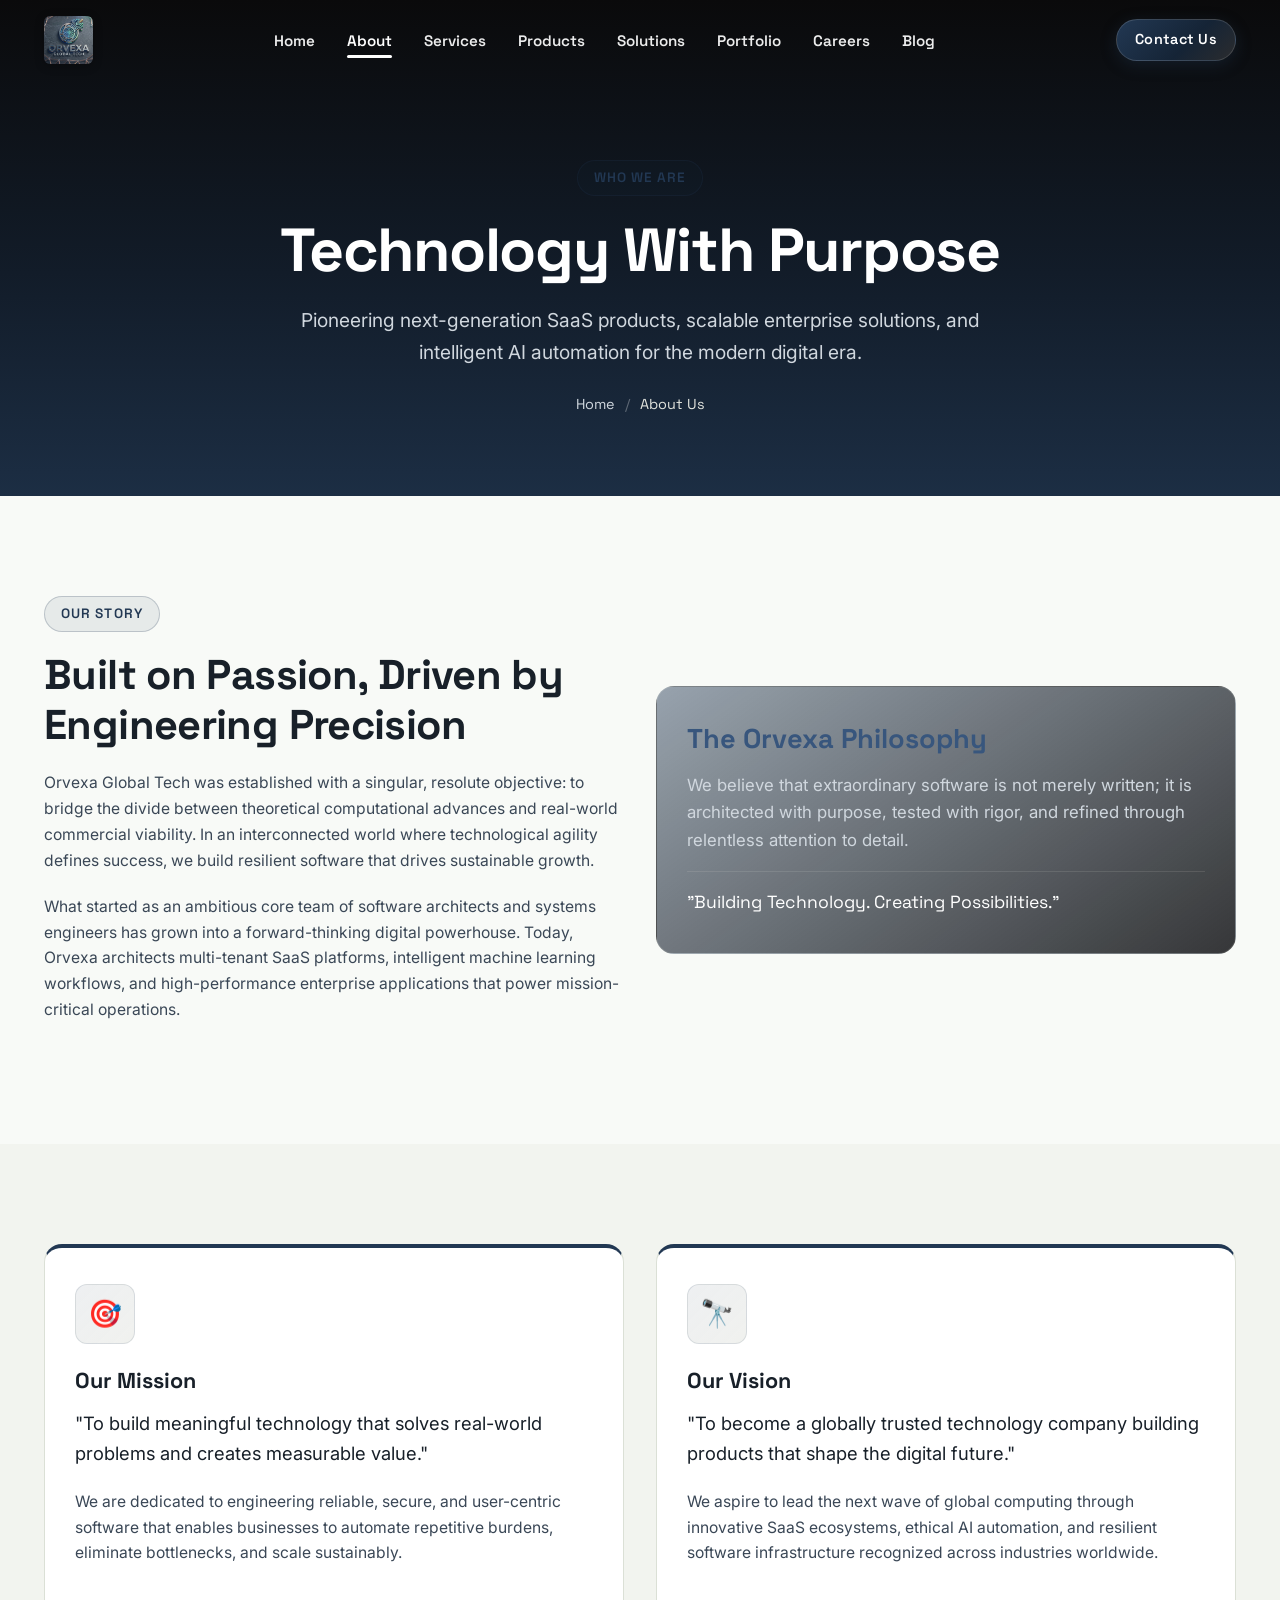
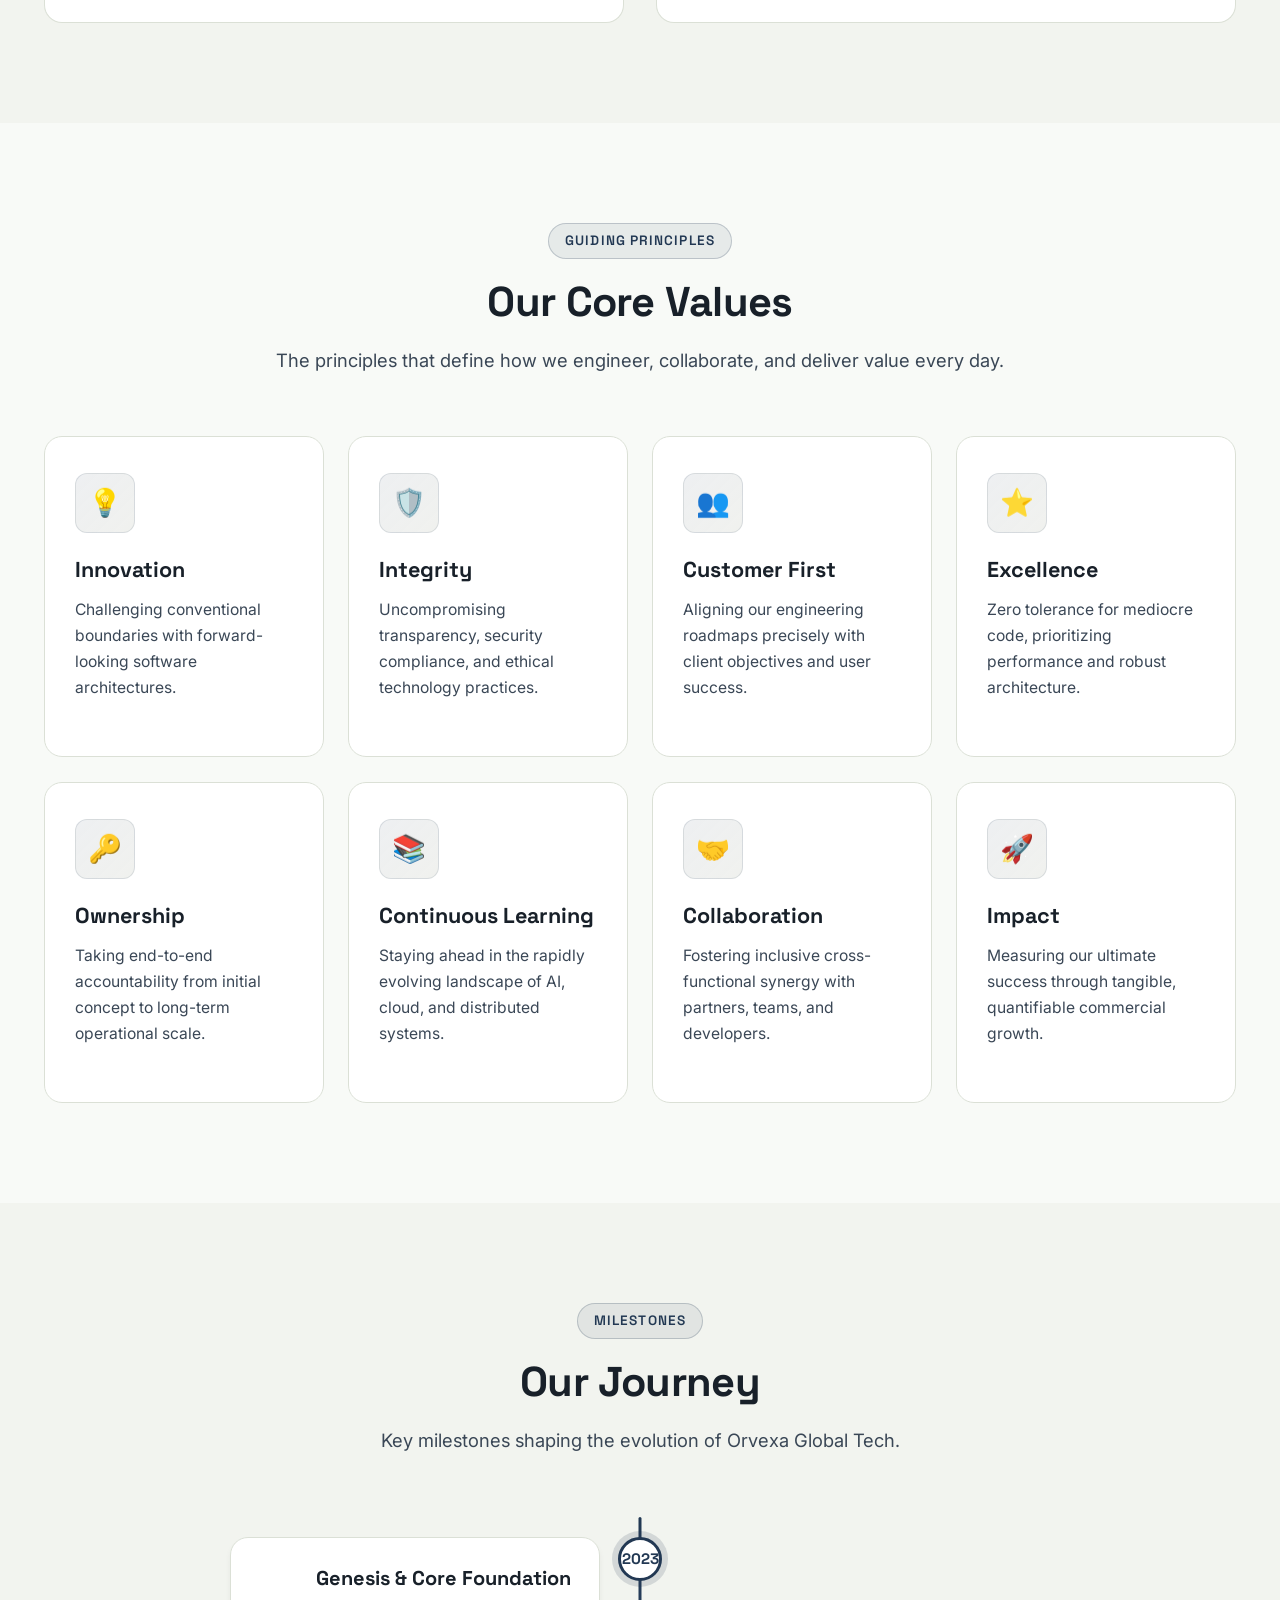
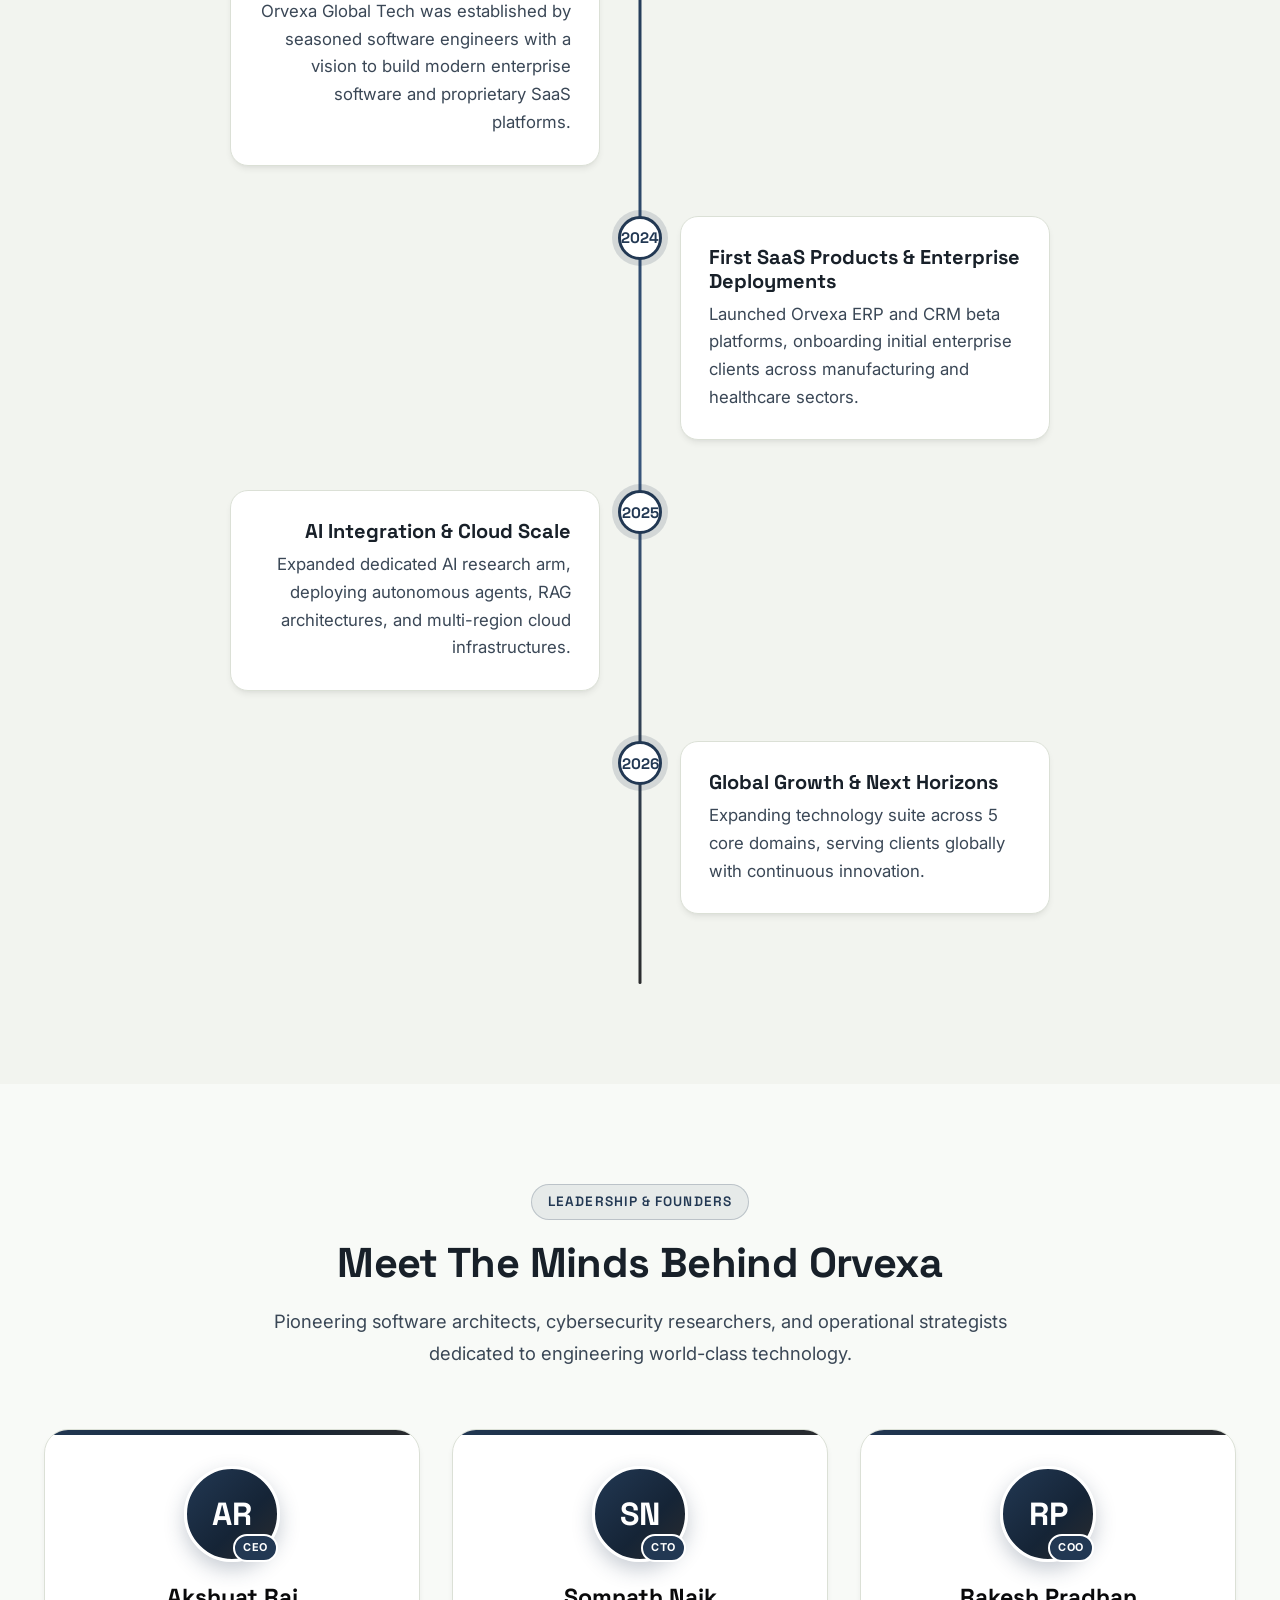
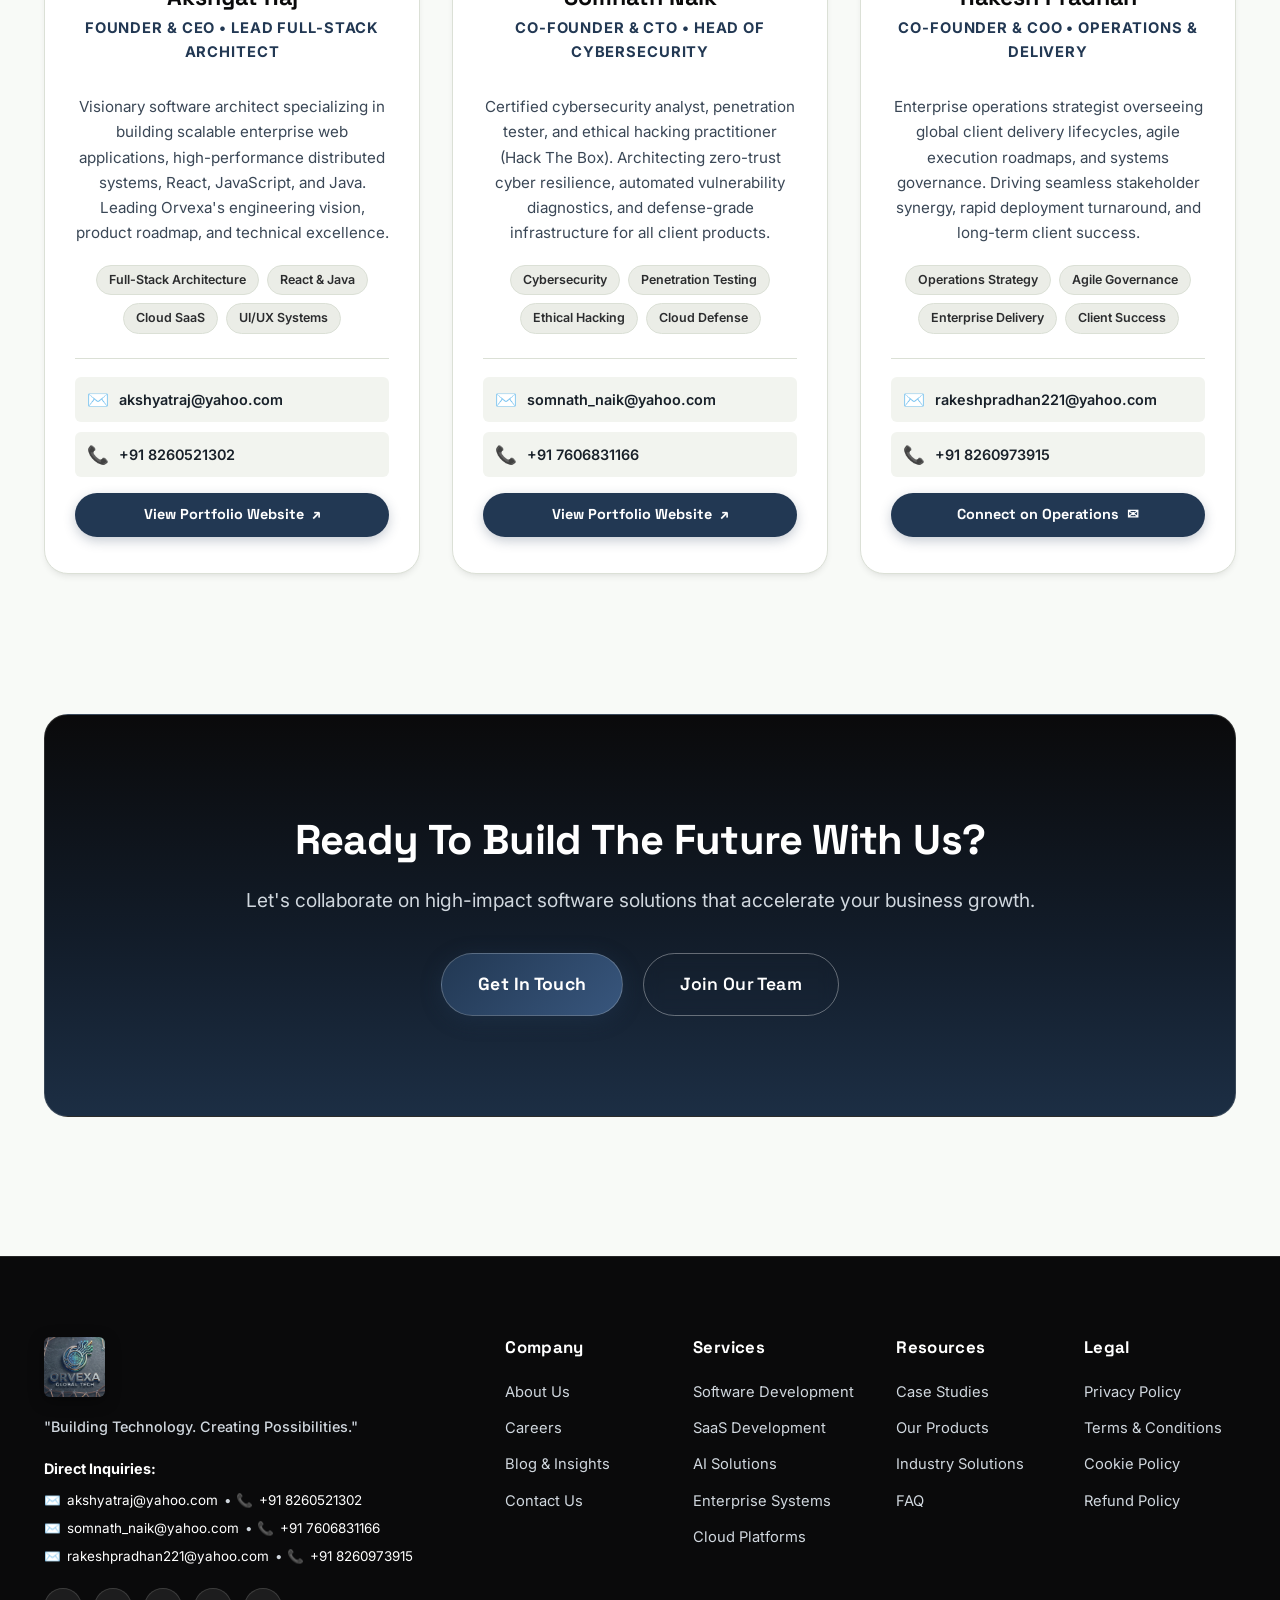
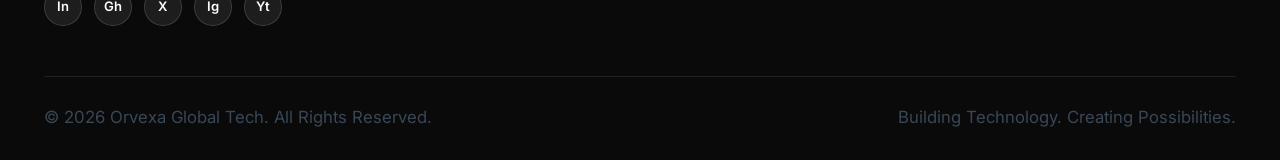
<file: pages/about.html>
<!DOCTYPE html>
<html lang="en">
<head>
  <meta charset="UTF-8">
  <meta name="viewport" content="width=device-width, initial-scale=1.0">
  <title>About Us | Orvexa Global Tech - Building Technology. Creating Possibilities.</title>
  <meta name="description" content="Learn about Orvexa Global Tech, our story, mission, vision, core values, leadership team, and our commitment to building purposeful software technology.">
  <link rel="canonical" href="https://orvexaglobaltech.com/pages/about.html">
  <meta name="theme-color" content="#223853">

  <!-- Open Graph / Social Media -->
  <meta property="og:type" content="website">
  <meta property="og:site_name" content="Orvexa Global Tech">
  <meta property="og:title" content="About Us | Orvexa Global Tech">
  <meta property="og:description" content="Learn about Orvexa Global Tech, our story, mission, vision, core values, and executive leadership team.">
  <meta property="og:url" content="https://orvexaglobaltech.com/pages/about.html">
  <meta property="og:image" content="https://orvexaglobaltech.com/assets/logo-mark.png">
  <meta property="og:locale" content="en_US">

  <!-- Twitter Card -->
  <meta name="twitter:card" content="summary_large_image">
  <meta name="twitter:site" content="@ORVEXA">
  <meta name="twitter:title" content="About Us | Orvexa Global Tech">
  <meta name="twitter:description" content="Learn about Orvexa Global Tech, our story, mission, vision, core values, and executive leadership team.">
  <meta name="twitter:image" content="https://orvexaglobaltech.com/assets/logo-mark.png">

  <link rel="icon" type="image/png" href="../assets/favicon.png">
  <link rel="stylesheet" href="../css/style.css">
  <link rel="stylesheet" href="../css/animations.css">
  <link rel="stylesheet" href="../css/responsive.css">

  <!-- Breadcrumb Schema -->
  <script type="application/ld+json">
  {
    "@context": "https://schema.org",
    "@type": "BreadcrumbList",
    "itemListElement": [
      { "@type": "ListItem", "position": 1, "name": "Home", "item": "https://orvexaglobaltech.com/" },
      { "@type": "ListItem", "position": 2, "name": "About Us", "item": "https://orvexaglobaltech.com/pages/about.html" }
    ]
  }
  </script>
</head>
<body>

  <!-- Navigation -->
  <header class="navbar on-dark-hero" id="navbar">
    <div class="container navbar-container">
      <a href="../index.html" class="nav-brand" aria-label="Orvexa Global Tech Home">
        <img src="../assets/logo-mark.png" alt="Orvexa Global Tech Logo">
      </a>
      <nav aria-label="Primary Navigation">
        <ul class="nav-menu">
          <li class="nav-item"><a href="../index.html" class="nav-link">Home</a></li>
          <li class="nav-item"><a href="about.html" class="nav-link active">About</a></li>
          <li class="nav-item"><a href="services.html" class="nav-link">Services</a></li>
          <li class="nav-item"><a href="products.html" class="nav-link">Products</a></li>
          <li class="nav-item"><a href="solutions.html" class="nav-link">Solutions</a></li>
          <li class="nav-item"><a href="portfolio.html" class="nav-link">Portfolio</a></li>
          <li class="nav-item"><a href="careers.html" class="nav-link">Careers</a></li>
          <li class="nav-item"><a href="blog.html" class="nav-link">Blog</a></li>
          <li class="nav-item nav-menu-cta"><a href="contact.html" class="btn btn-primary btn-sm">Contact Us</a></li>
        </ul>
      </nav>
      <div class="nav-actions">
        <a href="contact.html" class="btn btn-primary btn-sm">Contact Us</a>
        <button class="hamburger" aria-label="Toggle navigation menu"><span></span><span></span><span></span></button>
      </div>
    </div>
  </header>

  <!-- Page Hero -->
  <section class="page-hero">
    <div class="container reveal">
      <span class="section-badge">Who We Are</span>
      <h1>Technology With Purpose</h1>
      <p>Pioneering next-generation SaaS products, scalable enterprise solutions, and intelligent AI automation for the modern digital era.</p>
      <div class="breadcrumb">
        <a href="../index.html">Home</a>
        <span class="divider">/</span>
        <span>About Us</span>
      </div>
    </div>
  </section>

  <!-- Our Story Section -->
  <section class="section">
    <div class="container">
      <div class="grid-2" style="align-items: center;">
        <div class="reveal">
          <span class="section-badge">Our Story</span>
          <h2 style="margin-bottom: 20px;">Built on Passion, Driven by Engineering Precision</h2>
          <p class="card-text">
            Orvexa Global Tech was established with a singular, resolute objective: to bridge the divide between theoretical computational advances and real-world commercial viability. In an interconnected world where technological agility defines success, we build resilient software that drives sustainable growth.
          </p>
          <p class="card-text">
            What started as an ambitious core team of software architects and systems engineers has grown into a forward-thinking digital powerhouse. Today, Orvexa architects multi-tenant SaaS platforms, intelligent machine learning workflows, and high-performance enterprise applications that power mission-critical operations.
          </p>
        </div>
        <div class="card card-dark reveal delay-200">
          <h3 style="color: var(--color-accent-cyan); margin-bottom: 16px;">The Orvexa Philosophy</h3>
          <p class="text-white-muted" style="margin-bottom: 16px;">
            We believe that extraordinary software is not merely written; it is architected with purpose, tested with rigor, and refined through relentless attention to detail.
          </p>
          <div style="border-top: 1px solid var(--border-glass-dark); padding-top: 16px;">
            <p style="font-family: var(--font-heading); font-size: 1.1rem; color: #ffffff;">
              "Building Technology. Creating Possibilities."
            </p>
          </div>
        </div>
      </div>
    </div>
  </section>

  <!-- Mission & Vision -->
  <section class="section section-soft">
    <div class="container">
      <div class="grid-2">
        <div class="card reveal" style="border-top: 4px solid var(--color-accent-blue);">
          <div class="card-icon">🎯</div>
          <h3 class="card-title">Our Mission</h3>
          <p class="card-text" style="font-size: 1.15rem; color: var(--text-main);">
            "To build meaningful technology that solves real-world problems and creates measurable value."
          </p>
          <p class="card-text">
            We are dedicated to engineering reliable, secure, and user-centric software that enables businesses to automate repetitive burdens, eliminate bottlenecks, and scale sustainably.
          </p>
        </div>

        <div class="card reveal delay-200" style="border-top: 4px solid var(--color-accent-emerald);">
          <div class="card-icon">🔭</div>
          <h3 class="card-title">Our Vision</h3>
          <p class="card-text" style="font-size: 1.15rem; color: var(--text-main);">
            "To become a globally trusted technology company building products that shape the digital future."
          </p>
          <p class="card-text">
            We aspire to lead the next wave of global computing through innovative SaaS ecosystems, ethical AI automation, and resilient software infrastructure recognized across industries worldwide.
          </p>
        </div>
      </div>
    </div>
  </section>

  <!-- Core Values -->
  <section class="section">
    <div class="container">
      <div class="section-header reveal">
        <span class="section-badge">Guiding Principles</span>
        <h2 class="section-title">Our Core Values</h2>
        <p class="section-desc">The principles that define how we engineer, collaborate, and deliver value every day.</p>
      </div>

      <div class="grid-4">
        <div class="card reveal delay-100">
          <div class="card-icon">💡</div>
          <h4 class="card-title">Innovation</h4>
          <p class="card-text">Challenging conventional boundaries with forward-looking software architectures.</p>
        </div>
        <div class="card reveal delay-200">
          <div class="card-icon">🛡️</div>
          <h4 class="card-title">Integrity</h4>
          <p class="card-text">Uncompromising transparency, security compliance, and ethical technology practices.</p>
        </div>
        <div class="card reveal delay-300">
          <div class="card-icon">👥</div>
          <h4 class="card-title">Customer First</h4>
          <p class="card-text">Aligning our engineering roadmaps precisely with client objectives and user success.</p>
        </div>
        <div class="card reveal delay-400">
          <div class="card-icon">⭐</div>
          <h4 class="card-title">Excellence</h4>
          <p class="card-text">Zero tolerance for mediocre code, prioritizing performance and robust architecture.</p>
        </div>
        <div class="card reveal delay-100">
          <div class="card-icon">🔑</div>
          <h4 class="card-title">Ownership</h4>
          <p class="card-text">Taking end-to-end accountability from initial concept to long-term operational scale.</p>
        </div>
        <div class="card reveal delay-200">
          <div class="card-icon">📚</div>
          <h4 class="card-title">Continuous Learning</h4>
          <p class="card-text">Staying ahead in the rapidly evolving landscape of AI, cloud, and distributed systems.</p>
        </div>
        <div class="card reveal delay-300">
          <div class="card-icon">🤝</div>
          <h4 class="card-title">Collaboration</h4>
          <p class="card-text">Fostering inclusive cross-functional synergy with partners, teams, and developers.</p>
        </div>
        <div class="card reveal delay-400">
          <div class="card-icon">🚀</div>
          <h4 class="card-title">Impact</h4>
          <p class="card-text">Measuring our ultimate success through tangible, quantifiable commercial growth.</p>
        </div>
      </div>
    </div>
  </section>

  <!-- Company Journey Timeline -->
  <section class="section section-soft">
    <div class="container">
      <div class="section-header reveal">
        <span class="section-badge">Milestones</span>
        <h2 class="section-title">Our Journey</h2>
        <p class="section-desc">Key milestones shaping the evolution of Orvexa Global Tech.</p>
      </div>

      <div class="timeline reveal">
        <div class="timeline-step">
          <div class="timeline-marker">2023</div>
          <div class="timeline-content">
            <h4>Genesis & Core Foundation</h4>
            <p>Orvexa Global Tech was established by seasoned software engineers with a vision to build modern enterprise software and proprietary SaaS platforms.</p>
          </div>
        </div>
        <div class="timeline-step">
          <div class="timeline-marker">2024</div>
          <div class="timeline-content">
            <h4>First SaaS Products & Enterprise Deployments</h4>
            <p>Launched Orvexa ERP and CRM beta platforms, onboarding initial enterprise clients across manufacturing and healthcare sectors.</p>
          </div>
        </div>
        <div class="timeline-step">
          <div class="timeline-marker">2025</div>
          <div class="timeline-content">
            <h4>AI Integration & Cloud Scale</h4>
            <p>Expanded dedicated AI research arm, deploying autonomous agents, RAG architectures, and multi-region cloud infrastructures.</p>
          </div>
        </div>
        <div class="timeline-step">
          <div class="timeline-marker">2026</div>
          <div class="timeline-content">
            <h4>Global Growth & Next Horizons</h4>
            <p>Expanding technology suite across 5 core domains, serving clients globally with continuous innovation.</p>
          </div>
        </div>
      </div>
    </div>
  </section>

  <!-- Leadership & Founders Section -->
  <section class="section" id="team">
    <div class="container">
      <div class="section-header reveal">
        <span class="section-badge">Leadership & Founders</span>
        <h2 class="section-title">Meet The Minds Behind Orvexa</h2>
        <p class="section-desc">Pioneering software architects, cybersecurity researchers, and operational strategists dedicated to engineering world-class technology.</p>
      </div>

      <div class="grid-3">
        <!-- Founder 1: Akshyat Raj -->
        <div class="founder-card reveal delay-100">
          <div class="founder-avatar-wrap">
            <div class="founder-avatar">AR</div>
            <span class="founder-status-badge">CEO</span>
          </div>
          <div class="founder-header">
            <h3 class="founder-name">Akshyat Raj</h3>
            <p class="founder-role">Founder & CEO • Lead Full-Stack Architect</p>
          </div>
          <p class="founder-bio">
            Visionary software architect specializing in building scalable enterprise web applications, high-performance distributed systems, React, JavaScript, and Java. Leading Orvexa's engineering vision, product roadmap, and technical excellence.
          </p>
          <div class="founder-tags">
            <span class="founder-tag">Full-Stack Architecture</span>
            <span class="founder-tag">React &amp; Java</span>
            <span class="founder-tag">Cloud SaaS</span>
            <span class="founder-tag">UI/UX Systems</span>
          </div>
          <div class="founder-contacts">
            <a href="mailto:akshyatraj@yahoo.com" class="founder-contact-item" title="Send email to Akshyat Raj">
              <span class="icon">✉️</span>
              <span>akshyatraj@yahoo.com</span>
            </a>
            <a href="tel:+918260521302" class="founder-contact-item" title="Call Akshyat Raj">
              <span class="icon">📞</span>
              <span>+91 8260521302</span>
            </a>
            <a href="https://akshyatraj.info/" target="_blank" rel="noopener" class="founder-portfolio-btn" aria-label="Visit Akshyat Raj's Portfolio">
              <span>View Portfolio Website</span>
              <span>↗</span>
            </a>
          </div>
        </div>

        <!-- Founder 2: Somnath Naik -->
        <div class="founder-card reveal delay-200">
          <div class="founder-avatar-wrap">
            <div class="founder-avatar">SN</div>
            <span class="founder-status-badge">CTO</span>
          </div>
          <div class="founder-header">
            <h3 class="founder-name">Somnath Naik</h3>
            <p class="founder-role">Co-Founder & CTO • Head of Cybersecurity</p>
          </div>
          <p class="founder-bio">
            Certified cybersecurity analyst, penetration tester, and ethical hacking practitioner (Hack The Box). Architecting zero-trust cyber resilience, automated vulnerability diagnostics, and defense-grade infrastructure for all client products.
          </p>
          <div class="founder-tags">
            <span class="founder-tag">Cybersecurity</span>
            <span class="founder-tag">Penetration Testing</span>
            <span class="founder-tag">Ethical Hacking</span>
            <span class="founder-tag">Cloud Defense</span>
          </div>
          <div class="founder-contacts">
            <a href="mailto:somnath_naik@yahoo.com" class="founder-contact-item" title="Send email to Somnath Naik">
              <span class="icon">✉️</span>
              <span>somnath_naik@yahoo.com</span>
            </a>
            <a href="tel:+917606831166" class="founder-contact-item" title="Call Somnath Naik">
              <span class="icon">📞</span>
              <span>+91 7606831166</span>
            </a>
            <a href="https://kodexsom.github.io/somanathPortfolio/" target="_blank" rel="noopener" class="founder-portfolio-btn" aria-label="Visit Somnath Naik's Portfolio">
              <span>View Portfolio Website</span>
              <span>↗</span>
            </a>
          </div>
        </div>

        <!-- Founder 3: Rakesh Pradhan -->
        <div class="founder-card reveal delay-300">
          <div class="founder-avatar-wrap">
            <div class="founder-avatar">RP</div>
            <span class="founder-status-badge">COO</span>
          </div>
          <div class="founder-header">
            <h3 class="founder-name">Rakesh Pradhan</h3>
            <p class="founder-role">Co-Founder & COO • Operations & Delivery</p>
          </div>
          <p class="founder-bio">
            Enterprise operations strategist overseeing global client delivery lifecycles, agile execution roadmaps, and systems governance. Driving seamless stakeholder synergy, rapid deployment turnaround, and long-term client success.
          </p>
          <div class="founder-tags">
            <span class="founder-tag">Operations Strategy</span>
            <span class="founder-tag">Agile Governance</span>
            <span class="founder-tag">Enterprise Delivery</span>
            <span class="founder-tag">Client Success</span>
          </div>
          <div class="founder-contacts">
            <a href="mailto:rakeshpradhan221@yahoo.com" class="founder-contact-item" title="Send email to Rakesh Pradhan">
              <span class="icon">✉️</span>
              <span>rakeshpradhan221@yahoo.com</span>
            </a>
            <a href="tel:+918260973915" class="founder-contact-item" title="Call Rakesh Pradhan">
              <span class="icon">📞</span>
              <span>+91 8260973915</span>
            </a>
            <a href="contact.html" class="founder-portfolio-btn" aria-label="Contact Rakesh Pradhan for Operations">
              <span>Connect on Operations</span>
              <span>✉</span>
            </a>
          </div>
        </div>
      </div>
    </div>
  </section>

  <!-- CTA -->
  <section class="section" style="padding-top: 0;">
    <div class="container">
      <div class="cta-section reveal">
        <div class="cta-box">
          <h2>Ready To Build The Future With Us?</h2>
          <p>Let's collaborate on high-impact software solutions that accelerate your business growth.</p>
          <div style="display: flex; justify-content: center; gap: 20px; flex-wrap: wrap;">
            <a href="contact.html" class="btn btn-glow-green btn-lg">Get In Touch</a>
            <a href="careers.html" class="btn btn-outline-white btn-lg">Join Our Team</a>
          </div>
        </div>
      </div>
    </div>
  </section>

  <!-- Footer -->
  <footer class="footer">
    <div class="container">
      <div class="footer-grid">
        <div class="footer-brand">
          <img src="../assets/logo-mark.png" alt="Orvexa Global Tech Logo">
          <p class="footer-tagline">"Building Technology. Creating Possibilities."</p>
          <div class="footer-contact-direct">
            <p style="font-weight: 700; color: #ffffff; margin-bottom: 2px;">Direct Inquiries:</p>
            <div>✉️ <a href="mailto:akshyatraj@yahoo.com">akshyatraj@yahoo.com</a> • 📞 <a href="tel:+918260521302">+91 8260521302</a></div>
            <div>✉️ <a href="mailto:somnath_naik@yahoo.com">somnath_naik@yahoo.com</a> • 📞 <a href="tel:+917606831166">+91 7606831166</a></div>
            <div>✉️ <a href="mailto:rakeshpradhan221@yahoo.com">rakeshpradhan221@yahoo.com</a> • 📞 <a href="tel:+918260973915">+91 8260973915</a></div>
          </div>
          <div class="footer-social">
            <a href="https://linkedin.com" target="_blank" rel="noopener" class="social-link">In</a>
            <a href="https://github.com/ORVEXA-GLOBAL-TECH" target="_blank" rel="noopener" class="social-link">Gh</a>
            <a href="https://x.com" target="_blank" rel="noopener" class="social-link">X</a>
            <a href="https://instagram.com" target="_blank" rel="noopener" class="social-link">Ig</a>
            <a href="https://youtube.com" target="_blank" rel="noopener" class="social-link">Yt</a>
          </div>
        </div>
        <div>
          <h4 class="footer-title">Company</h4>
          <ul class="footer-links">
            <li><a href="about.html">About Us</a></li>
            <li><a href="careers.html">Careers</a></li>
            <li><a href="blog.html">Blog & Insights</a></li>
            <li><a href="contact.html">Contact Us</a></li>
          </ul>
        </div>
        <div>
          <h4 class="footer-title">Services</h4>
          <ul class="footer-links">
            <li><a href="services.html">Software Development</a></li>
            <li><a href="services.html">SaaS Development</a></li>
            <li><a href="services.html">AI Solutions</a></li>
            <li><a href="services.html">Enterprise Systems</a></li>
            <li><a href="services.html">Cloud Platforms</a></li>
          </ul>
        </div>
        <div>
          <h4 class="footer-title">Resources</h4>
          <ul class="footer-links">
            <li><a href="portfolio.html">Case Studies</a></li>
            <li><a href="products.html">Our Products</a></li>
            <li><a href="solutions.html">Industry Solutions</a></li>
            <li><a href="../index.html#faq">FAQ</a></li>
          </ul>
        </div>
        <div>
          <h4 class="footer-title">Legal</h4>
          <ul class="footer-links">
            <li><a href="privacy.html">Privacy Policy</a></li>
            <li><a href="terms.html">Terms & Conditions</a></li>
            <li><a href="cookies.html">Cookie Policy</a></li>
            <li><a href="refund.html">Refund Policy</a></li>
          </ul>
        </div>
      </div>
      <div class="footer-bottom">
        <p>© <span class="current-year">2026</span> Orvexa Global Tech. All Rights Reserved.</p>
        <p>Building Technology. Creating Possibilities.</p>
      </div>
    </div>
  </footer>

  <script src="../js/navigation.js"></script>
  <script src="../js/animations.js"></script>
  <script src="../js/security.js"></script>
  <script src="../js/main.js"></script>
</body>
</html>
</file>
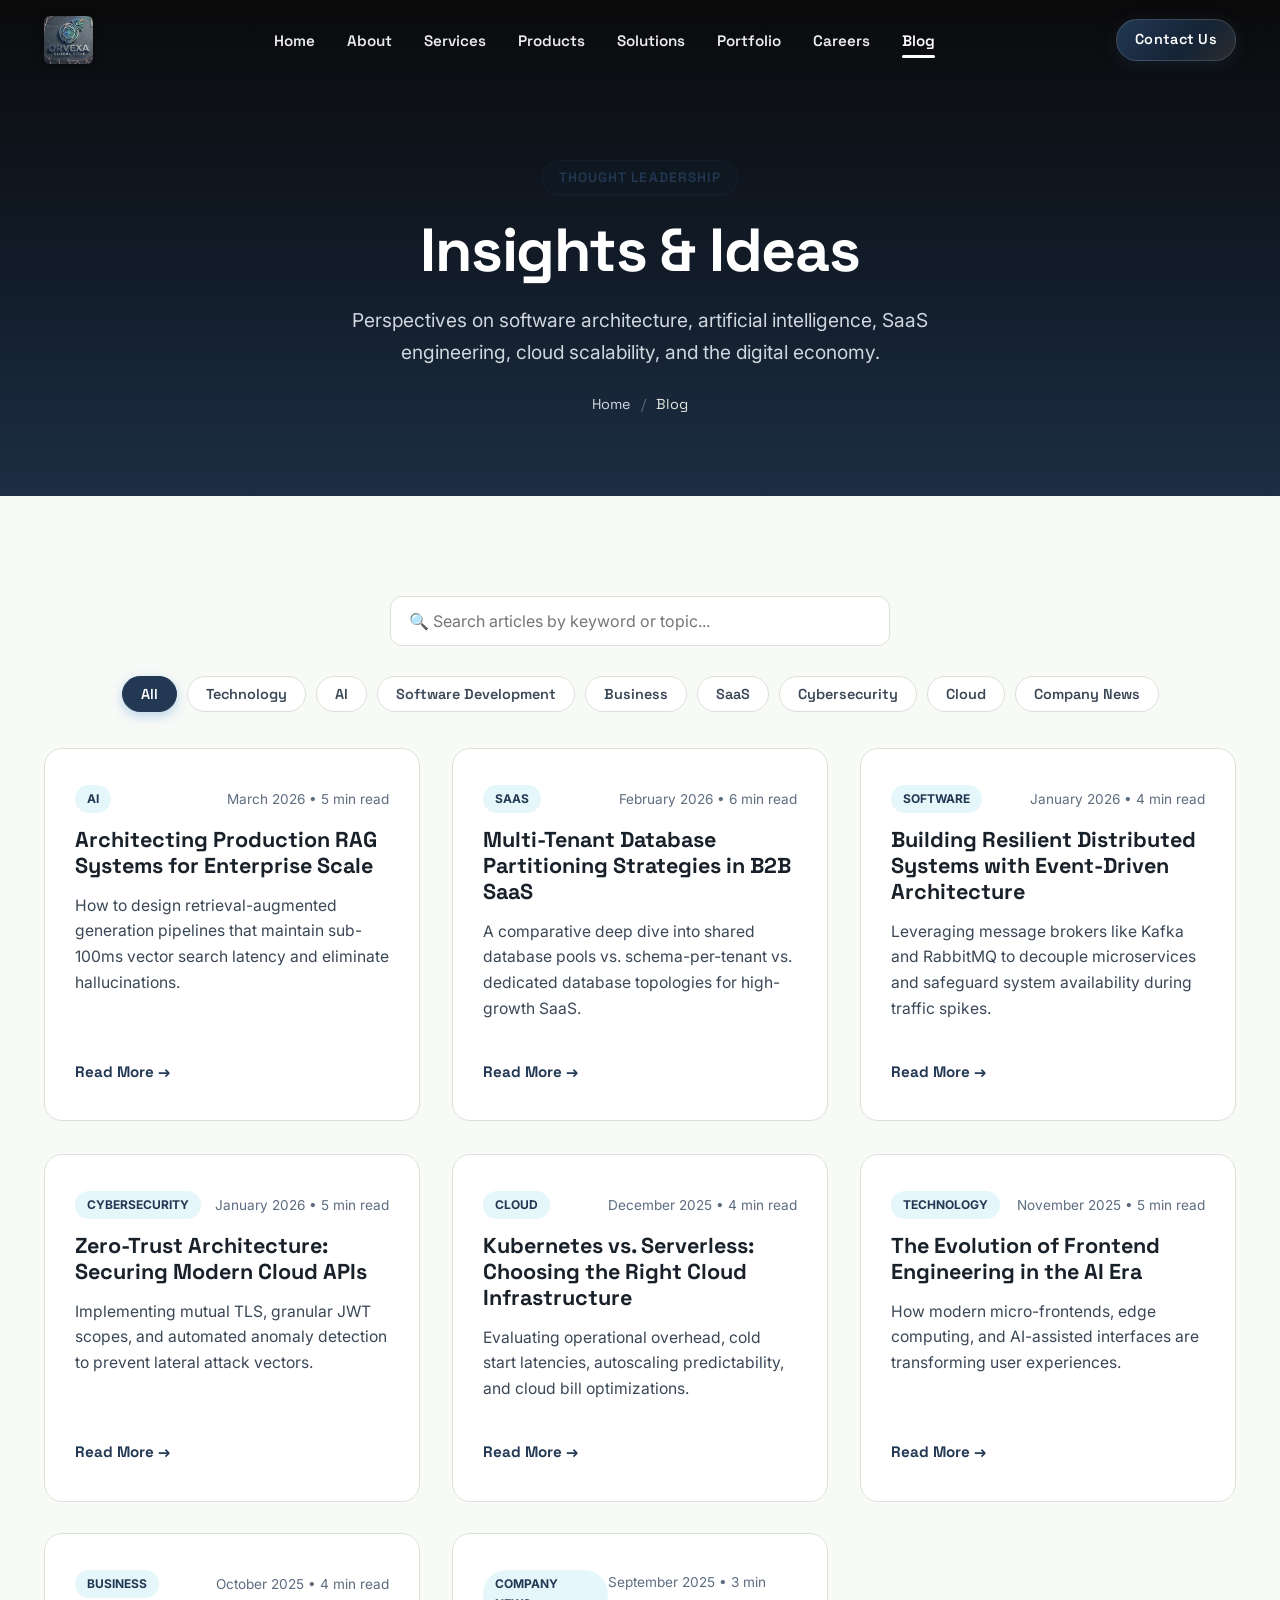
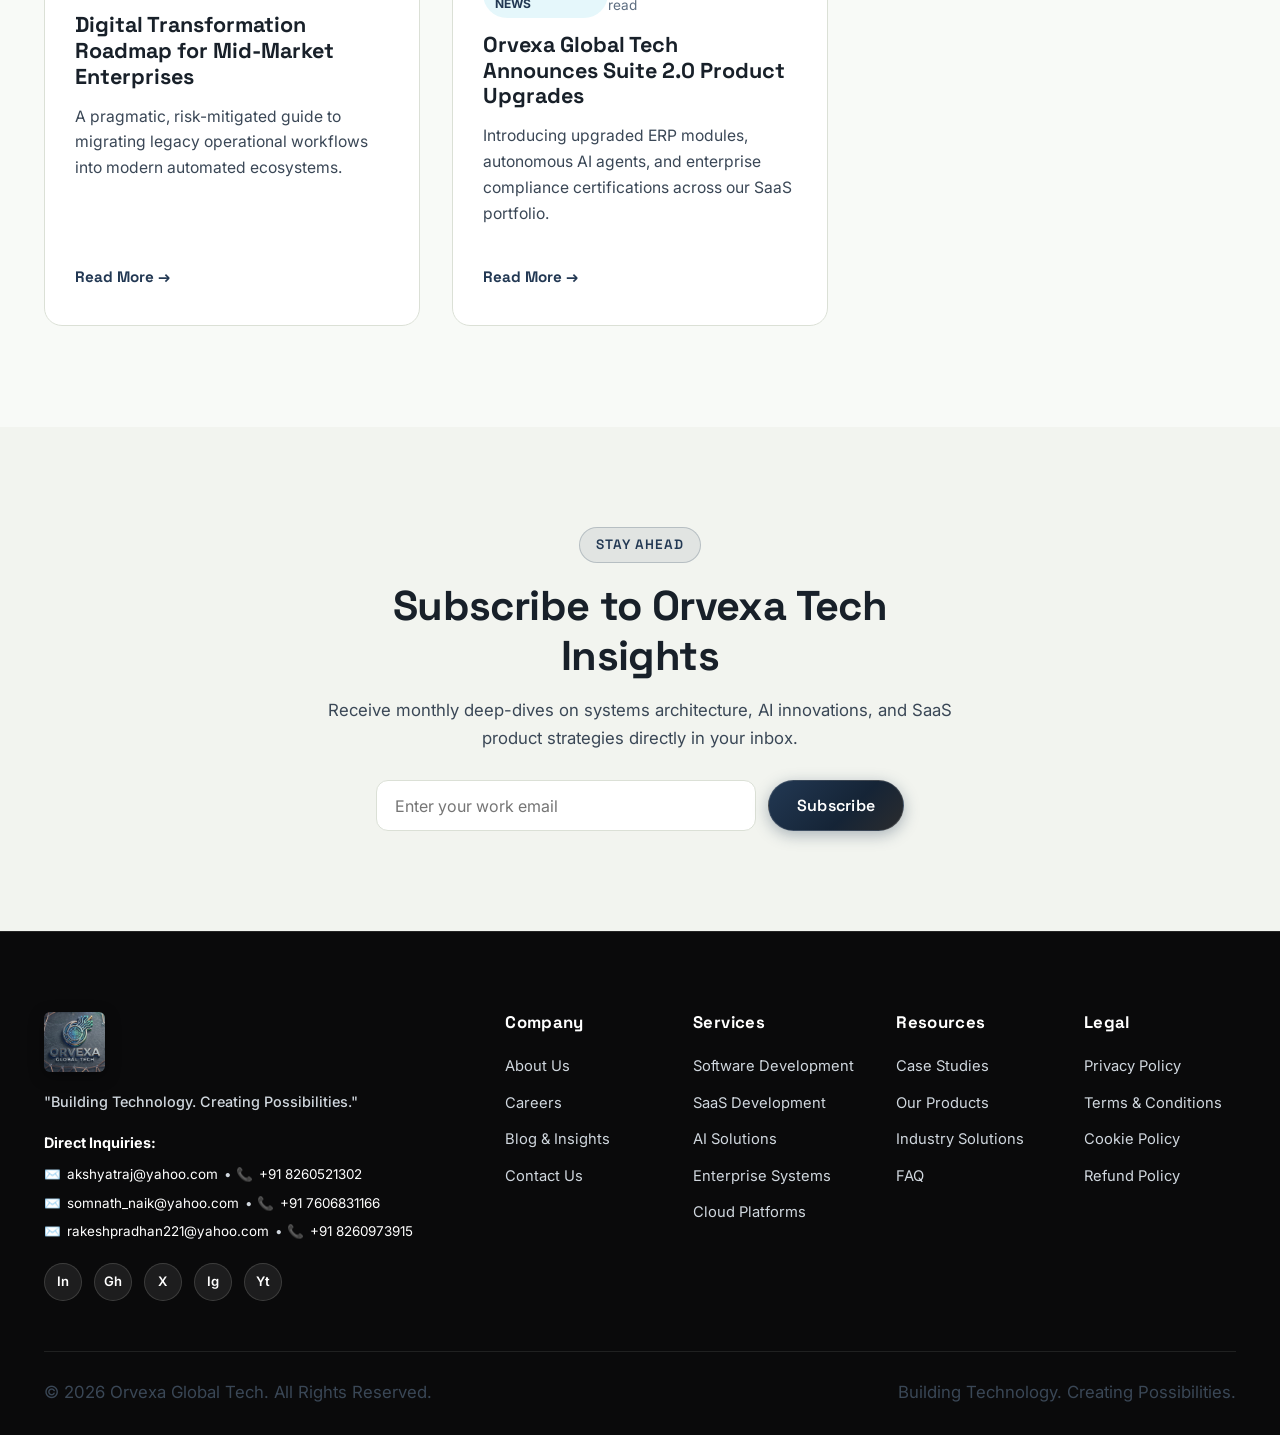
<file: pages/blog.html>
<!DOCTYPE html>
<html lang="en">
<head>
  <meta charset="UTF-8">
  <meta name="viewport" content="width=device-width, initial-scale=1.0">
  <title>Insights & Ideas | Orvexa Global Tech Engineering Blog</title>
  <meta name="description" content="Read software engineering insights, SaaS architecture breakdowns, DevOps guides, and cybersecurity research from Orvexa Global Tech engineers.">
  <link rel="canonical" href="https://orvexaglobaltech.com/pages/blog.html">
  <meta name="theme-color" content="#223853">

  <!-- Open Graph / Social Media -->
  <meta property="og:type" content="website">
  <meta property="og:site_name" content="Orvexa Global Tech">
  <meta property="og:title" content="Insights & Engineering Blog | Orvexa Global Tech">
  <meta property="og:description" content="Technical breakdowns, enterprise software architecture, DevOps, and cybersecurity updates.">
  <meta property="og:url" content="https://orvexaglobaltech.com/pages/blog.html">
  <meta property="og:image" content="https://orvexaglobaltech.com/assets/logo-mark.png">
  <meta property="og:locale" content="en_US">

  <!-- Twitter Card -->
  <meta name="twitter:card" content="summary_large_image">
  <meta name="twitter:site" content="@ORVEXA">
  <meta name="twitter:title" content="Insights & Engineering Blog | Orvexa Global Tech">
  <meta name="twitter:description" content="Technical breakdowns, enterprise software architecture, DevOps, and cybersecurity updates.">
  <meta name="twitter:image" content="https://orvexaglobaltech.com/assets/logo-mark.png">

  <link rel="icon" type="image/png" href="../assets/favicon.png">
  <link rel="stylesheet" href="../css/style.css">
  <link rel="stylesheet" href="../css/animations.css">
  <link rel="stylesheet" href="../css/responsive.css">

  <!-- Breadcrumb Schema -->
  <script type="application/ld+json">
  {
    "@context": "https://schema.org",
    "@type": "BreadcrumbList",
    "itemListElement": [
      { "@type": "ListItem", "position": 1, "name": "Home", "item": "https://orvexaglobaltech.com/" },
      { "@type": "ListItem", "position": 2, "name": "Blog", "item": "https://orvexaglobaltech.com/pages/blog.html" }
    ]
  }
  </script>
  <style>
    .blog-filter-bar {
      display: flex;
      flex-wrap: wrap;
      gap: 10px;
      margin-bottom: 36px;
      justify-content: center;
    }
    .blog-filter-btn {
      padding: 8px 18px;
      border-radius: var(--radius-pill);
      border: 1px solid var(--border-subtle);
      background: #ffffff;
      color: var(--text-muted);
      font-family: var(--font-heading);
      font-weight: 600;
      font-size: 0.9rem;
      cursor: pointer;
      transition: all var(--trans-fast);
    }
    .blog-filter-btn:hover, .blog-filter-btn.active {
      background: var(--color-accent-blue);
      color: #ffffff;
      border-color: var(--color-accent-blue);
      box-shadow: 0 4px 12px rgba(0, 102, 204, 0.25);
    }
    .blog-card {
      display: flex;
      flex-direction: column;
      justify-content: space-between;
    }
    .blog-meta {
      display: flex;
      justify-content: space-between;
      align-items: center;
      margin-bottom: 14px;
      font-size: 0.85rem;
      color: var(--text-light);
    }
    .blog-badge {
      display: inline-block;
      padding: 4px 12px;
      border-radius: var(--radius-pill);
      background: rgba(0, 180, 216, 0.1);
      color: var(--color-accent-blue);
      font-weight: 700;
      font-size: 0.75rem;
      text-transform: uppercase;
    }
  </style>
</head>
<body>

  <!-- Navigation -->
  <header class="navbar on-dark-hero" id="navbar">
    <div class="container navbar-container">
      <a href="../index.html" class="nav-brand" aria-label="Orvexa Global Tech Home">
        <img src="../assets/logo-mark.png" alt="Orvexa Global Tech Logo">
      </a>
      <nav aria-label="Primary Navigation">
        <ul class="nav-menu">
          <li class="nav-item"><a href="../index.html" class="nav-link">Home</a></li>
          <li class="nav-item"><a href="about.html" class="nav-link">About</a></li>
          <li class="nav-item"><a href="services.html" class="nav-link">Services</a></li>
          <li class="nav-item"><a href="products.html" class="nav-link">Products</a></li>
          <li class="nav-item"><a href="solutions.html" class="nav-link">Solutions</a></li>
          <li class="nav-item"><a href="portfolio.html" class="nav-link">Portfolio</a></li>
          <li class="nav-item"><a href="careers.html" class="nav-link">Careers</a></li>
          <li class="nav-item"><a href="blog.html" class="nav-link active">Blog</a></li>
          <li class="nav-item nav-menu-cta"><a href="contact.html" class="btn btn-primary btn-sm">Contact Us</a></li>
        </ul>
      </nav>
      <div class="nav-actions">
        <a href="contact.html" class="btn btn-primary btn-sm">Contact Us</a>
        <button class="hamburger" aria-label="Toggle navigation menu"><span></span><span></span><span></span></button>
      </div>
    </div>
  </header>

  <!-- Page Hero -->
  <section class="page-hero">
    <div class="container reveal">
      <span class="section-badge">Thought Leadership</span>
      <h1>Insights & Ideas</h1>
      <p>Perspectives on software architecture, artificial intelligence, SaaS engineering, cloud scalability, and the digital economy.</p>
      <div class="breadcrumb">
        <a href="../index.html">Home</a>
        <span class="divider">/</span>
        <span>Blog</span>
      </div>
    </div>
  </section>

  <!-- Blog Listing & Filtering Section -->
  <section class="section">
    <div class="container">
      
      <!-- Search Input -->
      <div style="max-width: 500px; margin: 0 auto 30px;" class="reveal">
        <input type="text" id="blogSearchInput" class="form-control" placeholder="🔍 Search articles by keyword or topic...">
      </div>

      <!-- Category Filter Tabs -->
      <div class="blog-filter-bar reveal">
        <button class="blog-filter-btn active" data-category="all">All</button>
        <button class="blog-filter-btn" data-category="technology">Technology</button>
        <button class="blog-filter-btn" data-category="ai">AI</button>
        <button class="blog-filter-btn" data-category="software">Software Development</button>
        <button class="blog-filter-btn" data-category="business">Business</button>
        <button class="blog-filter-btn" data-category="saas">SaaS</button>
        <button class="blog-filter-btn" data-category="cybersecurity">Cybersecurity</button>
        <button class="blog-filter-btn" data-category="cloud">Cloud</button>
        <button class="blog-filter-btn" data-category="news">Company News</button>
      </div>

      <!-- Articles Grid -->
      <div class="grid-3" id="blogGrid">
        
        <!-- Article 1: AI -->
        <article class="card blog-card card-glow-hover reveal delay-100" data-category="ai">
          <div>
            <div class="blog-meta">
              <span class="blog-badge">AI</span>
              <span>March 2026 • 5 min read</span>
            </div>
            <h3 class="card-title blog-title">Architecting Production RAG Systems for Enterprise Scale</h3>
            <p class="card-text blog-excerpt">How to design retrieval-augmented generation pipelines that maintain sub-100ms vector search latency and eliminate hallucinations.</p>
          </div>
          <div style="margin-top: 16px;">
            <a href="#" class="card-link" onclick="event.preventDefault(); alert('Article reading modal or individual post placeholder.');">Read More →</a>
          </div>
        </article>

        <!-- Article 2: SaaS -->
        <article class="card blog-card card-glow-hover reveal delay-200" data-category="saas">
          <div>
            <div class="blog-meta">
              <span class="blog-badge">SaaS</span>
              <span>February 2026 • 6 min read</span>
            </div>
            <h3 class="card-title blog-title">Multi-Tenant Database Partitioning Strategies in B2B SaaS</h3>
            <p class="card-text blog-excerpt">A comparative deep dive into shared database pools vs. schema-per-tenant vs. dedicated database topologies for high-growth SaaS.</p>
          </div>
          <div style="margin-top: 16px;">
            <a href="#" class="card-link" onclick="event.preventDefault(); alert('Article reading modal or individual post placeholder.');">Read More →</a>
          </div>
        </article>

        <!-- Article 3: Software Development -->
        <article class="card blog-card card-glow-hover reveal delay-300" data-category="software">
          <div>
            <div class="blog-meta">
              <span class="blog-badge">Software</span>
              <span>January 2026 • 4 min read</span>
            </div>
            <h3 class="card-title blog-title">Building Resilient Distributed Systems with Event-Driven Architecture</h3>
            <p class="card-text blog-excerpt">Leveraging message brokers like Kafka and RabbitMQ to decouple microservices and safeguard system availability during traffic spikes.</p>
          </div>
          <div style="margin-top: 16px;">
            <a href="#" class="card-link" onclick="event.preventDefault(); alert('Article reading modal or individual post placeholder.');">Read More →</a>
          </div>
        </article>

        <!-- Article 4: Cybersecurity -->
        <article class="card blog-card card-glow-hover reveal delay-100" data-category="cybersecurity">
          <div>
            <div class="blog-meta">
              <span class="blog-badge">Cybersecurity</span>
              <span>January 2026 • 5 min read</span>
            </div>
            <h3 class="card-title blog-title">Zero-Trust Architecture: Securing Modern Cloud APIs</h3>
            <p class="card-text blog-excerpt">Implementing mutual TLS, granular JWT scopes, and automated anomaly detection to prevent lateral attack vectors.</p>
          </div>
          <div style="margin-top: 16px;">
            <a href="#" class="card-link" onclick="event.preventDefault(); alert('Article reading modal or individual post placeholder.');">Read More →</a>
          </div>
        </article>

        <!-- Article 5: Cloud -->
        <article class="card blog-card card-glow-hover reveal delay-200" data-category="cloud">
          <div>
            <div class="blog-meta">
              <span class="blog-badge">Cloud</span>
              <span>December 2025 • 4 min read</span>
            </div>
            <h3 class="card-title blog-title">Kubernetes vs. Serverless: Choosing the Right Cloud Infrastructure</h3>
            <p class="card-text blog-excerpt">Evaluating operational overhead, cold start latencies, autoscaling predictability, and cloud bill optimizations.</p>
          </div>
          <div style="margin-top: 16px;">
            <a href="#" class="card-link" onclick="event.preventDefault(); alert('Article reading modal or individual post placeholder.');">Read More →</a>
          </div>
        </article>

        <!-- Article 6: Technology -->
        <article class="card blog-card card-glow-hover reveal delay-300" data-category="technology">
          <div>
            <div class="blog-meta">
              <span class="blog-badge">Technology</span>
              <span>November 2025 • 5 min read</span>
            </div>
            <h3 class="card-title blog-title">The Evolution of Frontend Engineering in the AI Era</h3>
            <p class="card-text blog-excerpt">How modern micro-frontends, edge computing, and AI-assisted interfaces are transforming user experiences.</p>
          </div>
          <div style="margin-top: 16px;">
            <a href="#" class="card-link" onclick="event.preventDefault(); alert('Article reading modal or individual post placeholder.');">Read More →</a>
          </div>
        </article>

        <!-- Article 7: Business -->
        <article class="card blog-card card-glow-hover reveal delay-100" data-category="business">
          <div>
            <div class="blog-meta">
              <span class="blog-badge">Business</span>
              <span>October 2025 • 4 min read</span>
            </div>
            <h3 class="card-title blog-title">Digital Transformation Roadmap for Mid-Market Enterprises</h3>
            <p class="card-text blog-excerpt">A pragmatic, risk-mitigated guide to migrating legacy operational workflows into modern automated ecosystems.</p>
          </div>
          <div style="margin-top: 16px;">
            <a href="#" class="card-link" onclick="event.preventDefault(); alert('Article reading modal or individual post placeholder.');">Read More →</a>
          </div>
        </article>

        <!-- Article 8: Company News -->
        <article class="card blog-card card-glow-hover reveal delay-200" data-category="news">
          <div>
            <div class="blog-meta">
              <span class="blog-badge">Company News</span>
              <span>September 2025 • 3 min read</span>
            </div>
            <h3 class="card-title blog-title">Orvexa Global Tech Announces Suite 2.0 Product Upgrades</h3>
            <p class="card-text blog-excerpt">Introducing upgraded ERP modules, autonomous AI agents, and enterprise compliance certifications across our SaaS portfolio.</p>
          </div>
          <div style="margin-top: 16px;">
            <a href="#" class="card-link" onclick="event.preventDefault(); alert('Article reading modal or individual post placeholder.');">Read More →</a>
          </div>
        </article>

      </div>

      <!-- No Results Container -->
      <div id="noBlogResults" style="display: none; text-align: center; padding: 60px 20px;">
        <h3>No articles found matching your criteria.</h3>
        <p style="color: var(--text-muted); margin-top: 8px;">Try searching for different keywords or select a different category filter above.</p>
      </div>

    </div>
  </section>

  <!-- Newsletter Subscribe CTA -->
  <section class="section section-soft">
    <div class="container" style="max-width: 700px; text-align: center;">
      <span class="section-badge">Stay Ahead</span>
      <h2>Subscribe to Orvexa Tech Insights</h2>
      <p style="margin: 16px 0 28px;">Receive monthly deep-dives on systems architecture, AI innovations, and SaaS product strategies directly in your inbox.</p>
      <form onsubmit="event.preventDefault(); alert('Thank you for subscribing to Orvexa Tech Insights!'); this.reset();" style="display: flex; gap: 12px; flex-wrap: wrap; justify-content: center;">
        <input type="email" class="form-control" placeholder="Enter your work email" required style="max-width: 380px;">
        <button type="submit" class="btn btn-primary">Subscribe</button>
      </form>
    </div>
  </section>

  <!-- Footer -->
  <footer class="footer">
    <div class="container">
      <div class="footer-grid">
        <div class="footer-brand">
          <img src="../assets/logo-mark.png" alt="Orvexa Global Tech Logo">
          <p class="footer-tagline">"Building Technology. Creating Possibilities."</p>
          <div class="footer-contact-direct">
            <p style="font-weight: 700; color: #ffffff; margin-bottom: 2px;">Direct Inquiries:</p>
            <div>✉️ <a href="mailto:akshyatraj@yahoo.com">akshyatraj@yahoo.com</a> • 📞 <a href="tel:+918260521302">+91 8260521302</a></div>
            <div>✉️ <a href="mailto:somnath_naik@yahoo.com">somnath_naik@yahoo.com</a> • 📞 <a href="tel:+917606831166">+91 7606831166</a></div>
            <div>✉️ <a href="mailto:rakeshpradhan221@yahoo.com">rakeshpradhan221@yahoo.com</a> • 📞 <a href="tel:+918260973915">+91 8260973915</a></div>
          </div>
          <div class="footer-social">
            <a href="https://linkedin.com" target="_blank" rel="noopener" class="social-link">In</a>
            <a href="https://github.com/ORVEXA-GLOBAL-TECH" target="_blank" rel="noopener" class="social-link">Gh</a>
            <a href="https://x.com" target="_blank" rel="noopener" class="social-link">X</a>
            <a href="https://instagram.com" target="_blank" rel="noopener" class="social-link">Ig</a>
            <a href="https://youtube.com" target="_blank" rel="noopener" class="social-link">Yt</a>
          </div>
        </div>
        <div>
          <h4 class="footer-title">Company</h4>
          <ul class="footer-links">
            <li><a href="about.html">About Us</a></li>
            <li><a href="careers.html">Careers</a></li>
            <li><a href="blog.html">Blog & Insights</a></li>
            <li><a href="contact.html">Contact Us</a></li>
          </ul>
        </div>
        <div>
          <h4 class="footer-title">Services</h4>
          <ul class="footer-links">
            <li><a href="services.html">Software Development</a></li>
            <li><a href="services.html">SaaS Development</a></li>
            <li><a href="services.html">AI Solutions</a></li>
            <li><a href="services.html">Enterprise Systems</a></li>
            <li><a href="services.html">Cloud Platforms</a></li>
          </ul>
        </div>
        <div>
          <h4 class="footer-title">Resources</h4>
          <ul class="footer-links">
            <li><a href="portfolio.html">Case Studies</a></li>
            <li><a href="products.html">Our Products</a></li>
            <li><a href="solutions.html">Industry Solutions</a></li>
            <li><a href="../index.html#faq">FAQ</a></li>
          </ul>
        </div>
        <div>
          <h4 class="footer-title">Legal</h4>
          <ul class="footer-links">
            <li><a href="privacy.html">Privacy Policy</a></li>
            <li><a href="terms.html">Terms & Conditions</a></li>
            <li><a href="cookies.html">Cookie Policy</a></li>
            <li><a href="refund.html">Refund Policy</a></li>
          </ul>
        </div>
      </div>
      <div class="footer-bottom">
        <p>© <span class="current-year">2026</span> Orvexa Global Tech. All Rights Reserved.</p>
        <p>Building Technology. Creating Possibilities.</p>
      </div>
    </div>
  </footer>

  <script src="../js/navigation.js"></script>
  <script src="../js/animations.js"></script>
  <script src="../js/blog.js"></script>
  <script src="../js/security.js"></script>
  <script src="../js/main.js"></script>
</body>
</html>
</file>
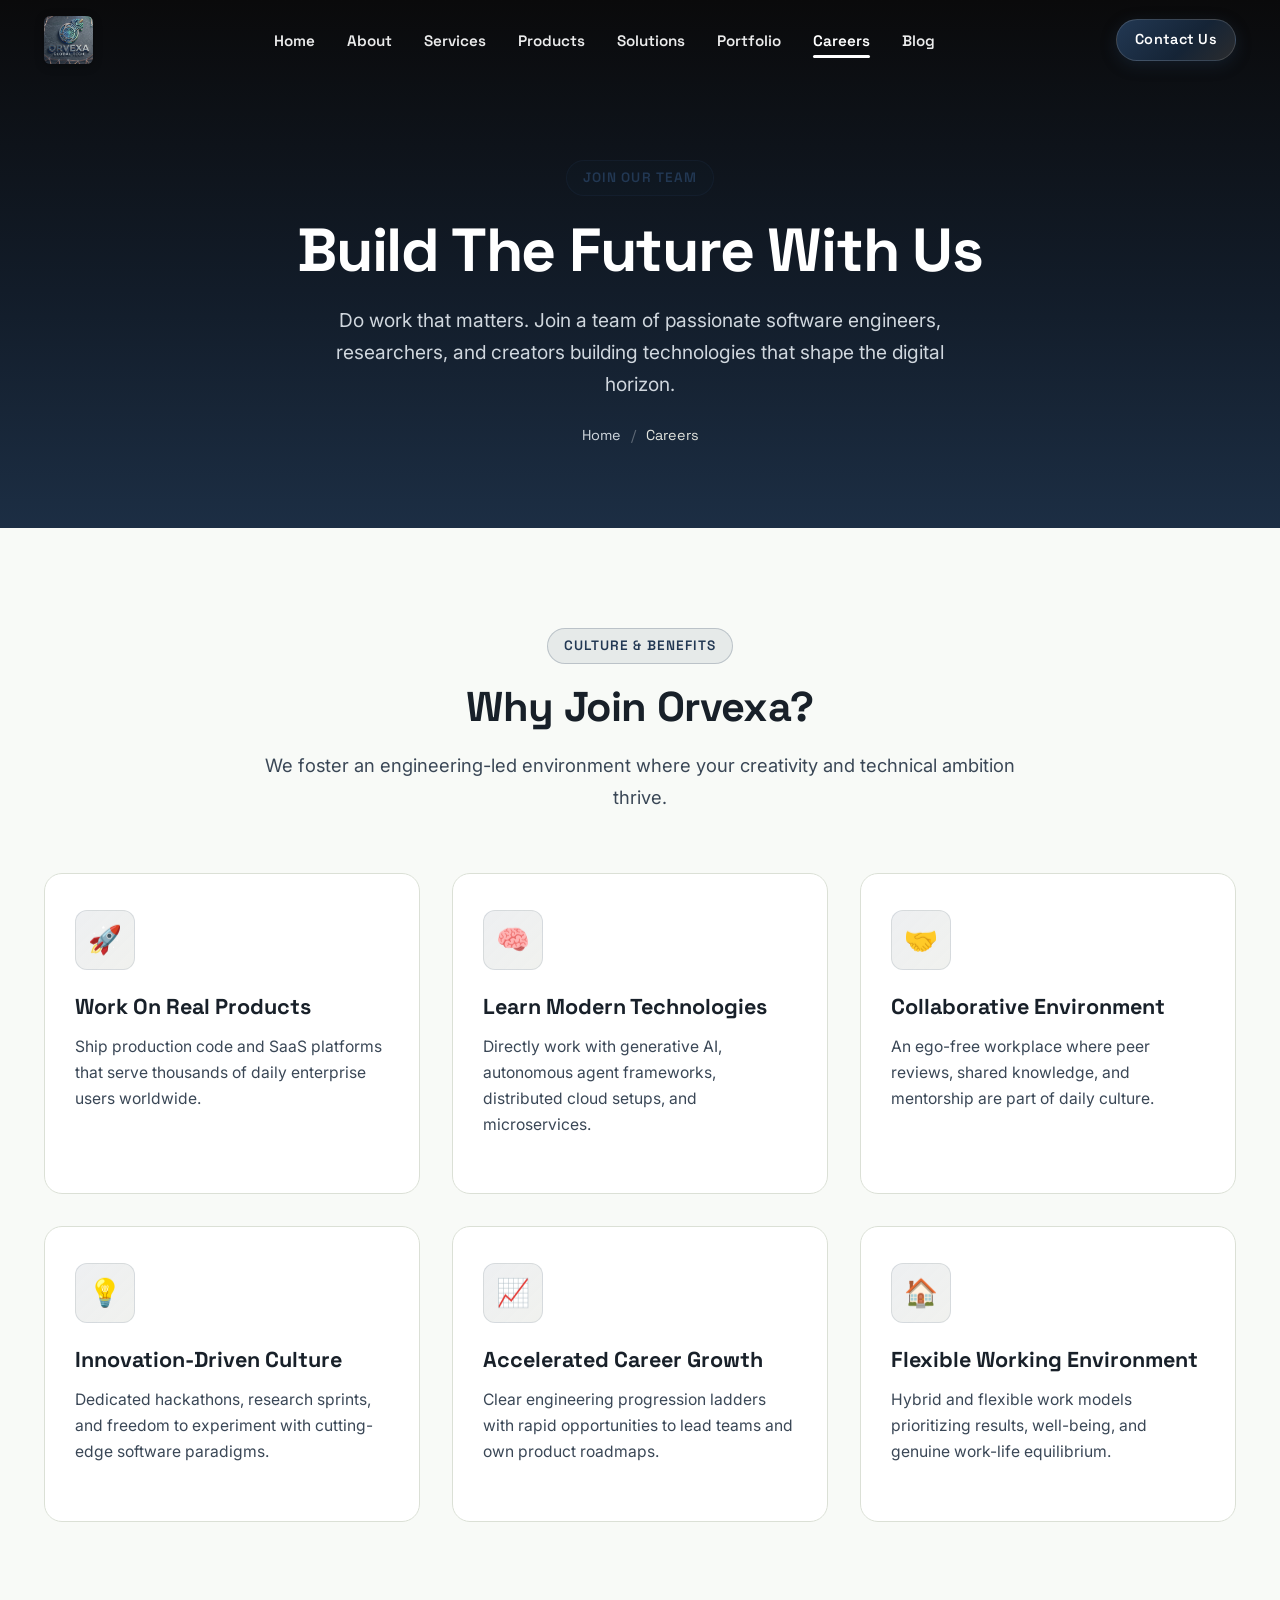
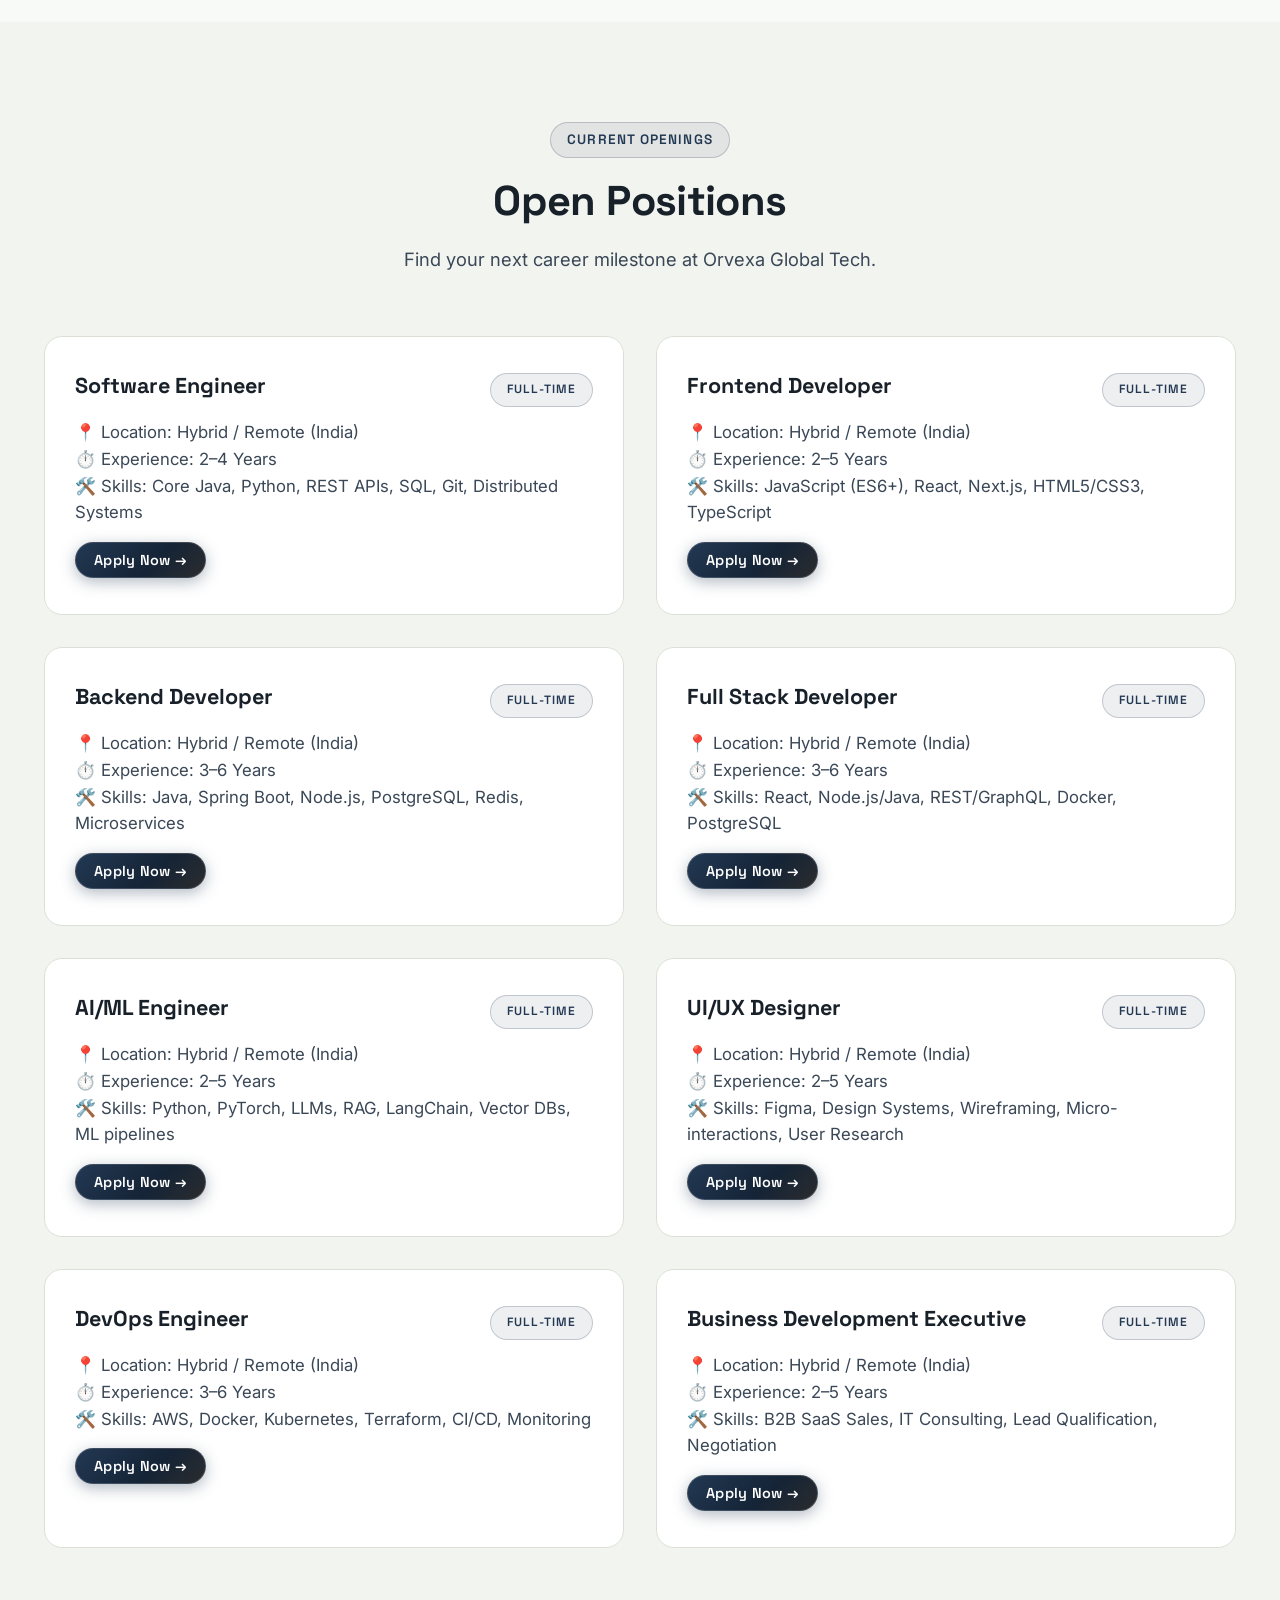
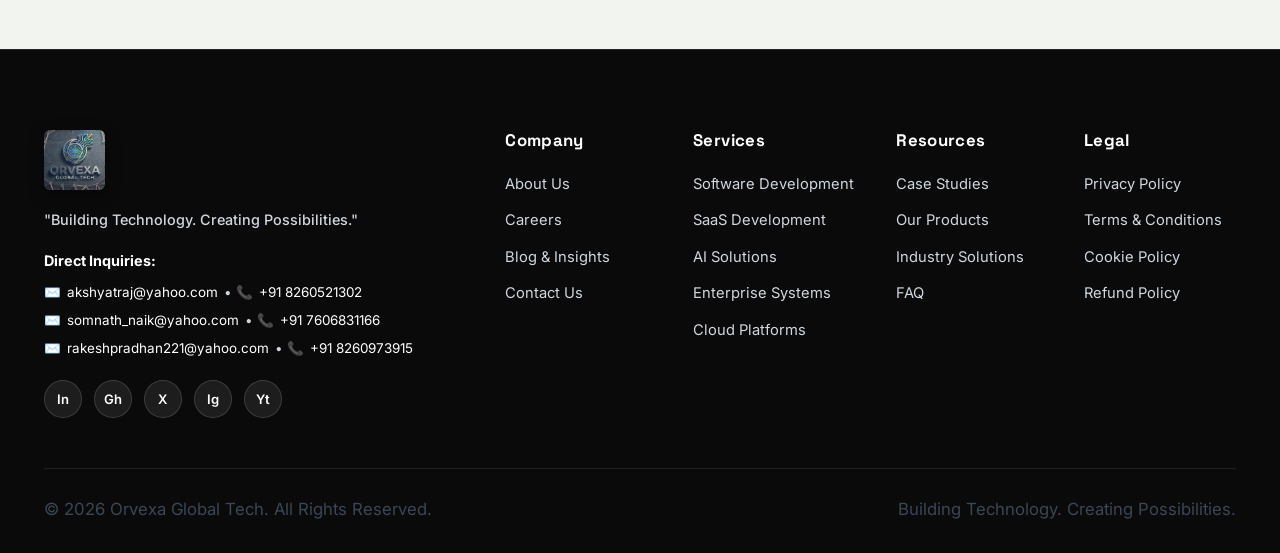
<file: pages/careers.html>
<!DOCTYPE html>
<html lang="en">
<head>
  <meta charset="UTF-8">
  <meta name="viewport" content="width=device-width, initial-scale=1.0">
  <title>Careers | Orvexa Global Tech - Build The Future With Us</title>
  <meta name="description" content="Join Orvexa Global Tech. Explore open positions in software engineering, DevOps, cloud architecture, and cybersecurity. Work on real products in an innovation-driven culture.">
  <link rel="canonical" href="https://orvexaglobaltech.com/pages/careers.html">
  <meta name="theme-color" content="#223853">

  <!-- Open Graph / Social Media -->
  <meta property="og:type" content="website">
  <meta property="og:site_name" content="Orvexa Global Tech">
  <meta property="og:title" content="Careers at Orvexa Global Tech">
  <meta property="og:description" content="Build transformative software products and enterprise cybersecurity systems. Explore engineering openings at Orvexa.">
  <meta property="og:url" content="https://orvexaglobaltech.com/pages/careers.html">
  <meta property="og:image" content="https://orvexaglobaltech.com/assets/logo-mark.png">
  <meta property="og:locale" content="en_US">

  <!-- Twitter Card -->
  <meta name="twitter:card" content="summary_large_image">
  <meta name="twitter:site" content="@ORVEXA">
  <meta name="twitter:title" content="Careers at Orvexa Global Tech">
  <meta name="twitter:description" content="Build transformative software products and enterprise cybersecurity systems. Explore engineering openings at Orvexa.">
  <meta name="twitter:image" content="https://orvexaglobaltech.com/assets/logo-mark.png">

  <link rel="icon" type="image/png" href="../assets/favicon.png">
  <link rel="stylesheet" href="../css/style.css">
  <link rel="stylesheet" href="../css/animations.css">
  <link rel="stylesheet" href="../css/responsive.css">

  <!-- Breadcrumb Schema -->
  <script type="application/ld+json">
  {
    "@context": "https://schema.org",
    "@type": "BreadcrumbList",
    "itemListElement": [
      { "@type": "ListItem", "position": 1, "name": "Home", "item": "https://orvexaglobaltech.com/" },
      { "@type": "ListItem", "position": 2, "name": "Careers", "item": "https://orvexaglobaltech.com/pages/careers.html" }
    ]
  }
  </script>
</head>
<body>

  <!-- Navigation -->
  <header class="navbar on-dark-hero" id="navbar">
    <div class="container navbar-container">
      <a href="../index.html" class="nav-brand" aria-label="Orvexa Global Tech Home">
        <img src="../assets/logo-mark.png" alt="Orvexa Global Tech Logo">
      </a>
      <nav aria-label="Primary Navigation">
        <ul class="nav-menu">
          <li class="nav-item"><a href="../index.html" class="nav-link">Home</a></li>
          <li class="nav-item"><a href="about.html" class="nav-link">About</a></li>
          <li class="nav-item"><a href="services.html" class="nav-link">Services</a></li>
          <li class="nav-item"><a href="products.html" class="nav-link">Products</a></li>
          <li class="nav-item"><a href="solutions.html" class="nav-link">Solutions</a></li>
          <li class="nav-item"><a href="portfolio.html" class="nav-link">Portfolio</a></li>
          <li class="nav-item"><a href="careers.html" class="nav-link active">Careers</a></li>
          <li class="nav-item"><a href="blog.html" class="nav-link">Blog</a></li>
          <li class="nav-item nav-menu-cta"><a href="contact.html" class="btn btn-primary btn-sm">Contact Us</a></li>
        </ul>
      </nav>
      <div class="nav-actions">
        <a href="contact.html" class="btn btn-primary btn-sm">Contact Us</a>
        <button class="hamburger" aria-label="Toggle navigation menu"><span></span><span></span><span></span></button>
      </div>
    </div>
  </header>

  <!-- Page Hero -->
  <section class="page-hero">
    <div class="container reveal">
      <span class="section-badge">Join Our Team</span>
      <h1>Build The Future With Us</h1>
      <p>Do work that matters. Join a team of passionate software engineers, researchers, and creators building technologies that shape the digital horizon.</p>
      <div class="breadcrumb">
        <a href="../index.html">Home</a>
        <span class="divider">/</span>
        <span>Careers</span>
      </div>
    </div>
  </section>

  <!-- Why Join Orvexa? (6 Culture Perks) -->
  <section class="section">
    <div class="container">
      <div class="section-header reveal">
        <span class="section-badge">Culture & Benefits</span>
        <h2 class="section-title">Why Join Orvexa?</h2>
        <p class="section-desc">We foster an engineering-led environment where your creativity and technical ambition thrive.</p>
      </div>

      <div class="grid-3">
        <div class="card reveal delay-100">
          <div class="card-icon">🚀</div>
          <h3 class="card-title">Work On Real Products</h3>
          <p class="card-text">Ship production code and SaaS platforms that serve thousands of daily enterprise users worldwide.</p>
        </div>

        <div class="card reveal delay-200">
          <div class="card-icon">🧠</div>
          <h3 class="card-title">Learn Modern Technologies</h3>
          <p class="card-text">Directly work with generative AI, autonomous agent frameworks, distributed cloud setups, and microservices.</p>
        </div>

        <div class="card reveal delay-300">
          <div class="card-icon">🤝</div>
          <h3 class="card-title">Collaborative Environment</h3>
          <p class="card-text">An ego-free workplace where peer reviews, shared knowledge, and mentorship are part of daily culture.</p>
        </div>

        <div class="card reveal delay-100">
          <div class="card-icon">💡</div>
          <h3 class="card-title">Innovation-Driven Culture</h3>
          <p class="card-text">Dedicated hackathons, research sprints, and freedom to experiment with cutting-edge software paradigms.</p>
        </div>

        <div class="card reveal delay-200">
          <div class="card-icon">📈</div>
          <h3 class="card-title">Accelerated Career Growth</h3>
          <p class="card-text">Clear engineering progression ladders with rapid opportunities to lead teams and own product roadmaps.</p>
        </div>

        <div class="card reveal delay-300">
          <div class="card-icon">🏠</div>
          <h3 class="card-title">Flexible Working Environment</h3>
          <p class="card-text">Hybrid and flexible work models prioritizing results, well-being, and genuine work-life equilibrium.</p>
        </div>
      </div>
    </div>
  </section>

  <!-- Open Positions (All 8 Roles) -->
  <section class="section section-soft" id="open-positions">
    <div class="container">
      <div class="section-header reveal">
        <span class="section-badge">Current Openings</span>
        <h2 class="section-title">Open Positions</h2>
        <p class="section-desc">Find your next career milestone at Orvexa Global Tech.</p>
      </div>

      <div class="grid-2">

        <!-- Position 1 -->
        <div class="card reveal delay-100">
          <div style="display: flex; justify-content: space-between; align-items: flex-start; margin-bottom: 12px;">
            <h3 class="card-title" style="margin-bottom: 0;">Software Engineer</h3>
            <span class="section-badge" style="margin-bottom: 0; font-size: 0.75rem;">Full-Time</span>
          </div>
          <div style="color: var(--text-muted); font-size: 0.92rem; margin-bottom: 16px; line-height: 1.6;">
            <p>📍 Location: Hybrid / Remote (India)</p>
            <p>⏱️ Experience: 2–4 Years</p>
            <p>🛠️ Skills: Core Java, Python, REST APIs, SQL, Git, Distributed Systems</p>
          </div>
          <button class="btn btn-primary btn-sm" data-modal-target="applyModal" data-position-name="Software Engineer">Apply Now →</button>
        </div>

        <!-- Position 2 -->
        <div class="card reveal delay-200">
          <div style="display: flex; justify-content: space-between; align-items: flex-start; margin-bottom: 12px;">
            <h3 class="card-title" style="margin-bottom: 0;">Frontend Developer</h3>
            <span class="section-badge" style="margin-bottom: 0; font-size: 0.75rem;">Full-Time</span>
          </div>
          <div style="color: var(--text-muted); font-size: 0.92rem; margin-bottom: 16px; line-height: 1.6;">
            <p>📍 Location: Hybrid / Remote (India)</p>
            <p>⏱️ Experience: 2–5 Years</p>
            <p>🛠️ Skills: JavaScript (ES6+), React, Next.js, HTML5/CSS3, TypeScript</p>
          </div>
          <button class="btn btn-primary btn-sm" data-modal-target="applyModal" data-position-name="Frontend Developer">Apply Now →</button>
        </div>

        <!-- Position 3 -->
        <div class="card reveal delay-100">
          <div style="display: flex; justify-content: space-between; align-items: flex-start; margin-bottom: 12px;">
            <h3 class="card-title" style="margin-bottom: 0;">Backend Developer</h3>
            <span class="section-badge" style="margin-bottom: 0; font-size: 0.75rem;">Full-Time</span>
          </div>
          <div style="color: var(--text-muted); font-size: 0.92rem; margin-bottom: 16px; line-height: 1.6;">
            <p>📍 Location: Hybrid / Remote (India)</p>
            <p>⏱️ Experience: 3–6 Years</p>
            <p>🛠️ Skills: Java, Spring Boot, Node.js, PostgreSQL, Redis, Microservices</p>
          </div>
          <button class="btn btn-primary btn-sm" data-modal-target="applyModal" data-position-name="Backend Developer">Apply Now →</button>
        </div>

        <!-- Position 4 -->
        <div class="card reveal delay-200">
          <div style="display: flex; justify-content: space-between; align-items: flex-start; margin-bottom: 12px;">
            <h3 class="card-title" style="margin-bottom: 0;">Full Stack Developer</h3>
            <span class="section-badge" style="margin-bottom: 0; font-size: 0.75rem;">Full-Time</span>
          </div>
          <div style="color: var(--text-muted); font-size: 0.92rem; margin-bottom: 16px; line-height: 1.6;">
            <p>📍 Location: Hybrid / Remote (India)</p>
            <p>⏱️ Experience: 3–6 Years</p>
            <p>🛠️ Skills: React, Node.js/Java, REST/GraphQL, Docker, PostgreSQL</p>
          </div>
          <button class="btn btn-primary btn-sm" data-modal-target="applyModal" data-position-name="Full Stack Developer">Apply Now →</button>
        </div>

        <!-- Position 5 -->
        <div class="card reveal delay-100">
          <div style="display: flex; justify-content: space-between; align-items: flex-start; margin-bottom: 12px;">
            <h3 class="card-title" style="margin-bottom: 0;">AI/ML Engineer</h3>
            <span class="section-badge" style="margin-bottom: 0; font-size: 0.75rem;">Full-Time</span>
          </div>
          <div style="color: var(--text-muted); font-size: 0.92rem; margin-bottom: 16px; line-height: 1.6;">
            <p>📍 Location: Hybrid / Remote (India)</p>
            <p>⏱️ Experience: 2–5 Years</p>
            <p>🛠️ Skills: Python, PyTorch, LLMs, RAG, LangChain, Vector DBs, ML pipelines</p>
          </div>
          <button class="btn btn-primary btn-sm" data-modal-target="applyModal" data-position-name="AI/ML Engineer">Apply Now →</button>
        </div>

        <!-- Position 6 -->
        <div class="card reveal delay-200">
          <div style="display: flex; justify-content: space-between; align-items: flex-start; margin-bottom: 12px;">
            <h3 class="card-title" style="margin-bottom: 0;">UI/UX Designer</h3>
            <span class="section-badge" style="margin-bottom: 0; font-size: 0.75rem;">Full-Time</span>
          </div>
          <div style="color: var(--text-muted); font-size: 0.92rem; margin-bottom: 16px; line-height: 1.6;">
            <p>📍 Location: Hybrid / Remote (India)</p>
            <p>⏱️ Experience: 2–5 Years</p>
            <p>🛠️ Skills: Figma, Design Systems, Wireframing, Micro-interactions, User Research</p>
          </div>
          <button class="btn btn-primary btn-sm" data-modal-target="applyModal" data-position-name="UI/UX Designer">Apply Now →</button>
        </div>

        <!-- Position 7 -->
        <div class="card reveal delay-100">
          <div style="display: flex; justify-content: space-between; align-items: flex-start; margin-bottom: 12px;">
            <h3 class="card-title" style="margin-bottom: 0;">DevOps Engineer</h3>
            <span class="section-badge" style="margin-bottom: 0; font-size: 0.75rem;">Full-Time</span>
          </div>
          <div style="color: var(--text-muted); font-size: 0.92rem; margin-bottom: 16px; line-height: 1.6;">
            <p>📍 Location: Hybrid / Remote (India)</p>
            <p>⏱️ Experience: 3–6 Years</p>
            <p>🛠️ Skills: AWS, Docker, Kubernetes, Terraform, CI/CD, Monitoring</p>
          </div>
          <button class="btn btn-primary btn-sm" data-modal-target="applyModal" data-position-name="DevOps Engineer">Apply Now →</button>
        </div>

        <!-- Position 8 -->
        <div class="card reveal delay-200">
          <div style="display: flex; justify-content: space-between; align-items: flex-start; margin-bottom: 12px;">
            <h3 class="card-title" style="margin-bottom: 0;">Business Development Executive</h3>
            <span class="section-badge" style="margin-bottom: 0; font-size: 0.75rem;">Full-Time</span>
          </div>
          <div style="color: var(--text-muted); font-size: 0.92rem; margin-bottom: 16px; line-height: 1.6;">
            <p>📍 Location: Hybrid / Remote (India)</p>
            <p>⏱️ Experience: 2–5 Years</p>
            <p>🛠️ Skills: B2B SaaS Sales, IT Consulting, Lead Qualification, Negotiation</p>
          </div>
          <button class="btn btn-primary btn-sm" data-modal-target="applyModal" data-position-name="Business Development Executive">Apply Now →</button>
        </div>

      </div>
    </div>
  </section>

  <!-- Footer -->
  <footer class="footer">
    <div class="container">
      <div class="footer-grid">
        <div class="footer-brand">
          <img src="../assets/logo-mark.png" alt="Orvexa Global Tech Logo">
          <p class="footer-tagline">"Building Technology. Creating Possibilities."</p>
          <div class="footer-contact-direct">
            <p style="font-weight: 700; color: #ffffff; margin-bottom: 2px;">Direct Inquiries:</p>
            <div>✉️ <a href="mailto:akshyatraj@yahoo.com">akshyatraj@yahoo.com</a> • 📞 <a href="tel:+918260521302">+91 8260521302</a></div>
            <div>✉️ <a href="mailto:somnath_naik@yahoo.com">somnath_naik@yahoo.com</a> • 📞 <a href="tel:+917606831166">+91 7606831166</a></div>
            <div>✉️ <a href="mailto:rakeshpradhan221@yahoo.com">rakeshpradhan221@yahoo.com</a> • 📞 <a href="tel:+918260973915">+91 8260973915</a></div>
          </div>
          <div class="footer-social">
            <a href="https://linkedin.com" target="_blank" rel="noopener" class="social-link">In</a>
            <a href="https://github.com/ORVEXA-GLOBAL-TECH" target="_blank" rel="noopener" class="social-link">Gh</a>
            <a href="https://x.com" target="_blank" rel="noopener" class="social-link">X</a>
            <a href="https://instagram.com" target="_blank" rel="noopener" class="social-link">Ig</a>
            <a href="https://youtube.com" target="_blank" rel="noopener" class="social-link">Yt</a>
          </div>
        </div>
        <div>
          <h4 class="footer-title">Company</h4>
          <ul class="footer-links">
            <li><a href="about.html">About Us</a></li>
            <li><a href="careers.html">Careers</a></li>
            <li><a href="blog.html">Blog & Insights</a></li>
            <li><a href="contact.html">Contact Us</a></li>
          </ul>
        </div>
        <div>
          <h4 class="footer-title">Services</h4>
          <ul class="footer-links">
            <li><a href="services.html">Software Development</a></li>
            <li><a href="services.html">SaaS Development</a></li>
            <li><a href="services.html">AI Solutions</a></li>
            <li><a href="services.html">Enterprise Systems</a></li>
            <li><a href="services.html">Cloud Platforms</a></li>
          </ul>
        </div>
        <div>
          <h4 class="footer-title">Resources</h4>
          <ul class="footer-links">
            <li><a href="portfolio.html">Case Studies</a></li>
            <li><a href="products.html">Our Products</a></li>
            <li><a href="solutions.html">Industry Solutions</a></li>
            <li><a href="../index.html#faq">FAQ</a></li>
          </ul>
        </div>
        <div>
          <h4 class="footer-title">Legal</h4>
          <ul class="footer-links">
            <li><a href="privacy.html">Privacy Policy</a></li>
            <li><a href="terms.html">Terms & Conditions</a></li>
            <li><a href="cookies.html">Cookie Policy</a></li>
            <li><a href="refund.html">Refund Policy</a></li>
          </ul>
        </div>
      </div>
      <div class="footer-bottom">
        <p>© <span class="current-year">2026</span> Orvexa Global Tech. All Rights Reserved.</p>
        <p>Building Technology. Creating Possibilities.</p>
      </div>
    </div>
  </footer>

  <!-- Career Application Modal -->
  <div class="modal-overlay" id="applyModal">
    <div class="modal-content">
      <button class="modal-close" data-modal-close>&times;</button>
      <h3 style="margin-bottom: 8px;">Job Application</h3>
      <p style="color: var(--text-muted); font-size: 0.95rem; margin-bottom: 24px;">Submit your details to apply for an engineering role at Orvexa.</p>
      
      <form id="careerApplicationForm" action="https://formsubmit.co/akshyatraj@yahoo.com" method="POST">
        <!-- Multi-recipient Email Configuration -->
        <input type="hidden" name="_cc" value="somnath_naik@yahoo.com,rakeshpradhan221@yahoo.com">
        <input type="hidden" name="_subject" value="New Career Job Application - Orvexa Global Tech">
        <input type="hidden" name="_template" value="table">
        <input type="hidden" name="_captcha" value="false">

        <div class="form-group">
          <label class="form-label">Position</label>
          <input type="text" name="candidatePosition" class="form-control" readonly value="Software Engineer">
        </div>
        <div class="form-group">
          <label class="form-label">Full Name *</label>
          <input type="text" name="candidateName" class="form-control" placeholder="Jane Doe" required>
        </div>
        <div class="form-group">
          <label class="form-label">Email Address *</label>
          <input type="email" name="candidateEmail" class="form-control" placeholder="jane@example.com" required>
        </div>
        <div class="form-group">
          <label class="form-label">Phone Number *</label>
          <input type="tel" name="candidatePhone" class="form-control" placeholder="+91 82605 21302" required>
        </div>
        <div class="form-group">
          <label class="form-label">Resume / LinkedIn Profile URL *</label>
          <input type="url" name="candidateResume" class="form-control" placeholder="https://linkedin.com/in/username or cloud link" required>
        </div>
        <div class="form-group">
          <label class="form-label">Brief Note / Message</label>
          <textarea name="candidateMessage" class="form-control" placeholder="Tell us why you'd be a great fit..."></textarea>
        </div>
        <button type="submit" class="btn btn-primary" style="width: 100%;">Submit Application</button>
      </form>
    </div>
  </div>

  <script src="../js/navigation.js"></script>
  <script src="../js/animations.js"></script>
  <script src="../js/forms.js"></script>
  <script src="../js/security.js"></script>
  <script src="../js/main.js"></script>
</body>
</html>
</file>
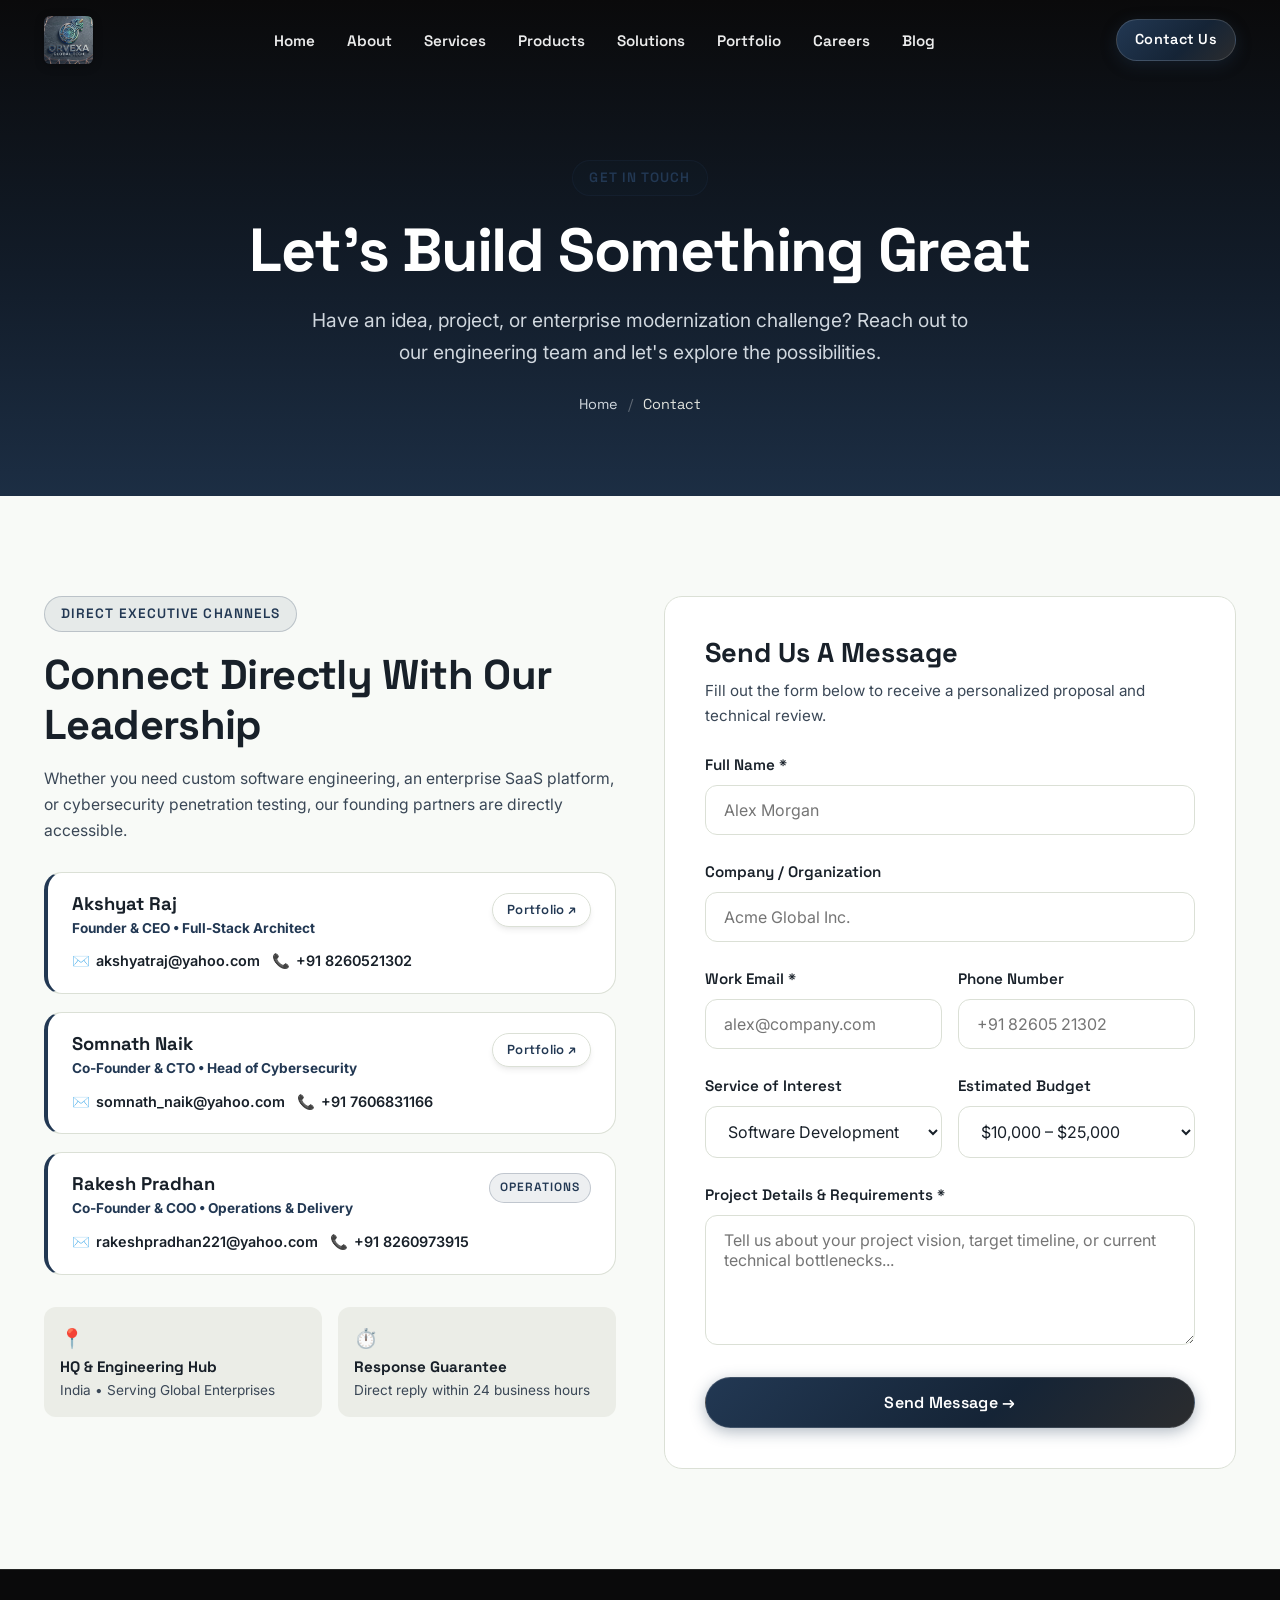
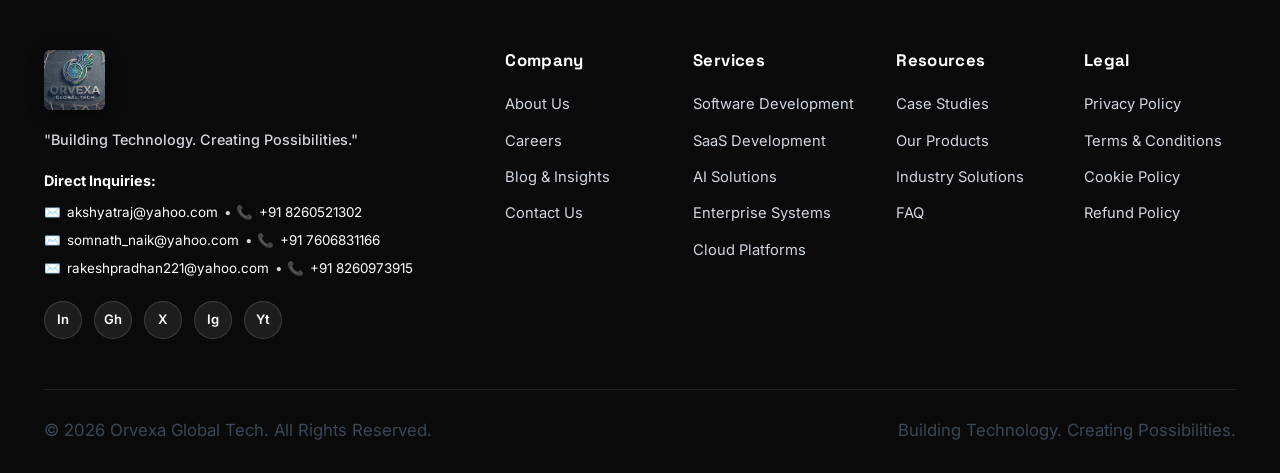
<file: pages/contact.html>
<!DOCTYPE html>
<html lang="en">
<head>
  <meta charset="UTF-8">
  <meta name="viewport" content="width=device-width, initial-scale=1.0">
  <title>Contact Us | Orvexa Global Tech - Let's Build Something Great</title>
  <meta name="description" content="Get in touch with Orvexa Global Tech. Schedule an architectural consultation for custom software development, SaaS products, DevOps, and enterprise cybersecurity solutions.">
  <link rel="canonical" href="https://orvexaglobaltech.com/pages/contact.html">
  <meta name="theme-color" content="#223853">

  <!-- Open Graph / Social Media -->
  <meta property="og:type" content="website">
  <meta property="og:site_name" content="Orvexa Global Tech">
  <meta property="og:title" content="Contact Us | Orvexa Global Tech">
  <meta property="og:description" content="Reach our technical architects and leadership team for enterprise software development and cybersecurity consulting.">
  <meta property="og:url" content="https://orvexaglobaltech.com/pages/contact.html">
  <meta property="og:image" content="https://orvexaglobaltech.com/assets/logo-mark.png">
  <meta property="og:locale" content="en_US">

  <!-- Twitter Card -->
  <meta name="twitter:card" content="summary_large_image">
  <meta name="twitter:site" content="@ORVEXA">
  <meta name="twitter:title" content="Contact Us | Orvexa Global Tech">
  <meta name="twitter:description" content="Reach our technical architects and leadership team for enterprise software development and cybersecurity consulting.">
  <meta name="twitter:image" content="https://orvexaglobaltech.com/assets/logo-mark.png">

  <link rel="icon" type="image/png" href="../assets/favicon.png">
  <link rel="stylesheet" href="../css/style.css">
  <link rel="stylesheet" href="../css/animations.css">
  <link rel="stylesheet" href="../css/responsive.css">

  <!-- Breadcrumb & ContactPoint Schema -->
  <script type="application/ld+json">
  {
    "@context": "https://schema.org",
    "@type": "ContactPage",
    "name": "Contact Orvexa Global Tech",
    "url": "https://orvexaglobaltech.com/pages/contact.html",
    "mainEntity": {
      "@type": "Organization",
      "name": "Orvexa Global Tech",
      "contactPoint": [
        {
          "@type": "ContactPoint",
          "email": "akshyatraj@yahoo.com",
          "telephone": "+91-8260521302",
          "contactType": "Chief Executive & Architect"
        },
        {
          "@type": "ContactPoint",
          "email": "somnath_naik@yahoo.com",
          "telephone": "+91-7606831166",
          "contactType": "Cybersecurity & Technical Operations"
        },
        {
          "@type": "ContactPoint",
          "email": "rakeshpradhan221@yahoo.com",
          "telephone": "+91-8260973915",
          "contactType": "Operations & Project Delivery"
        }
      ]
    }
  }
  </script>
</head>
<body>

  <!-- Navigation -->
  <header class="navbar on-dark-hero" id="navbar">
    <div class="container navbar-container">
      <a href="../index.html" class="nav-brand" aria-label="Orvexa Global Tech Home">
        <img src="../assets/logo-mark.png" alt="Orvexa Global Tech Logo">
      </a>
      <nav aria-label="Primary Navigation">
        <ul class="nav-menu">
          <li class="nav-item"><a href="../index.html" class="nav-link">Home</a></li>
          <li class="nav-item"><a href="about.html" class="nav-link">About</a></li>
          <li class="nav-item"><a href="services.html" class="nav-link">Services</a></li>
          <li class="nav-item"><a href="products.html" class="nav-link">Products</a></li>
          <li class="nav-item"><a href="solutions.html" class="nav-link">Solutions</a></li>
          <li class="nav-item"><a href="portfolio.html" class="nav-link">Portfolio</a></li>
          <li class="nav-item"><a href="careers.html" class="nav-link">Careers</a></li>
          <li class="nav-item"><a href="blog.html" class="nav-link">Blog</a></li>
          <li class="nav-item nav-menu-cta"><a href="contact.html" class="btn btn-primary btn-sm">Contact Us</a></li>
        </ul>
      </nav>
      <div class="nav-actions">
        <a href="contact.html" class="btn btn-primary btn-sm">Contact Us</a>
        <button class="hamburger" aria-label="Toggle navigation menu"><span></span><span></span><span></span></button>
      </div>
    </div>
  </header>

  <!-- Page Hero -->
  <section class="page-hero">
    <div class="container reveal">
      <span class="section-badge">Get In Touch</span>
      <h1>Let's Build Something Great</h1>
      <p>Have an idea, project, or enterprise modernization challenge? Reach out to our engineering team and let's explore the possibilities.</p>
      <div class="breadcrumb">
        <a href="../index.html">Home</a>
        <span class="divider">/</span>
        <span>Contact</span>
      </div>
    </div>
  </section>

  <!-- Contact Information & Form Section -->
  <section class="section">
    <div class="container">
      <div class="grid-2" style="align-items: flex-start; gap: 48px;">
        
        <!-- Left: Direct Channels & Founder Contact Directory -->
        <div class="reveal">
          <span class="section-badge">Direct Executive Channels</span>
          <h2 style="margin-bottom: 16px;">Connect Directly With Our Leadership</h2>
          <p class="card-text" style="margin-bottom: 28px;">
            Whether you need custom software engineering, an enterprise SaaS platform, or cybersecurity penetration testing, our founding partners are directly accessible.
          </p>

          <!-- Founder Direct Cards Grid -->
          <div style="display: flex; flex-direction: column; gap: 18px; margin-bottom: 32px;">
            
            <!-- Akshyat Raj -->
            <div class="card" style="padding: 20px 24px; border-left: 4px solid var(--color-primary); background: #ffffff;">
              <div style="display: flex; justify-content: space-between; align-items: flex-start; flex-wrap: wrap; gap: 8px; margin-bottom: 6px;">
                <div>
                  <h4 style="font-size: 1.15rem; margin-bottom: 2px;">Akshyat Raj</h4>
                  <p style="font-size: 0.85rem; font-weight: 700; color: var(--color-primary); margin-bottom: 0;">Founder &amp; CEO • Full-Stack Architect</p>
                </div>
                <a href="https://akshyatraj.info/" target="_blank" rel="noopener" class="btn btn-sm btn-secondary" style="padding: 5px 14px; font-size: 0.82rem;" title="View Portfolio Website">
                  Portfolio ↗
                </a>
              </div>
              <div style="display: flex; flex-wrap: wrap; gap: 12px; margin-top: 10px; font-size: 0.9rem;">
                <a href="mailto:akshyatraj@yahoo.com" style="display: inline-flex; align-items: center; gap: 6px; color: var(--text-main); font-weight: 600;">
                  <span>✉️</span> akshyatraj@yahoo.com
                </a>
                <a href="tel:+918260521302" style="display: inline-flex; align-items: center; gap: 6px; color: var(--text-main); font-weight: 600;">
                  <span>📞</span> +91 8260521302
                </a>
              </div>
            </div>

            <!-- Somnath Naik -->
            <div class="card" style="padding: 20px 24px; border-left: 4px solid var(--color-primary); background: #ffffff;">
              <div style="display: flex; justify-content: space-between; align-items: flex-start; flex-wrap: wrap; gap: 8px; margin-bottom: 6px;">
                <div>
                  <h4 style="font-size: 1.15rem; margin-bottom: 2px;">Somnath Naik</h4>
                  <p style="font-size: 0.85rem; font-weight: 700; color: var(--color-primary); margin-bottom: 0;">Co-Founder &amp; CTO • Head of Cybersecurity</p>
                </div>
                <a href="https://kodexsom.github.io/somanathPortfolio/" target="_blank" rel="noopener" class="btn btn-sm btn-secondary" style="padding: 5px 14px; font-size: 0.82rem;" title="View Portfolio Website">
                  Portfolio ↗
                </a>
              </div>
              <div style="display: flex; flex-wrap: wrap; gap: 12px; margin-top: 10px; font-size: 0.9rem;">
                <a href="mailto:somnath_naik@yahoo.com" style="display: inline-flex; align-items: center; gap: 6px; color: var(--text-main); font-weight: 600;">
                  <span>✉️</span> somnath_naik@yahoo.com
                </a>
                <a href="tel:+917606831166" style="display: inline-flex; align-items: center; gap: 6px; color: var(--text-main); font-weight: 600;">
                  <span>📞</span> +91 7606831166
                </a>
              </div>
            </div>

            <!-- Rakesh Pradhan -->
            <div class="card" style="padding: 20px 24px; border-left: 4px solid var(--color-primary); background: #ffffff;">
              <div style="display: flex; justify-content: space-between; align-items: flex-start; flex-wrap: wrap; gap: 8px; margin-bottom: 6px;">
                <div>
                  <h4 style="font-size: 1.15rem; margin-bottom: 2px;">Rakesh Pradhan</h4>
                  <p style="font-size: 0.85rem; font-weight: 700; color: var(--color-primary); margin-bottom: 0;">Co-Founder &amp; COO • Operations &amp; Delivery</p>
                </div>
                <span class="section-badge" style="font-size: 0.75rem; padding: 4px 10px; margin-bottom: 0;">Operations</span>
              </div>
              <div style="display: flex; flex-wrap: wrap; gap: 12px; margin-top: 10px; font-size: 0.9rem;">
                <a href="mailto:rakeshpradhan221@yahoo.com" style="display: inline-flex; align-items: center; gap: 6px; color: var(--text-main); font-weight: 600;">
                  <span>✉️</span> rakeshpradhan221@yahoo.com
                </a>
                <a href="tel:+918260973915" style="display: inline-flex; align-items: center; gap: 6px; color: var(--text-main); font-weight: 600;">
                  <span>📞</span> +91 8260973915
                </a>
              </div>
            </div>

          </div>

          <!-- Office & Support Hours -->
          <div style="display: grid; grid-template-columns: 1fr 1fr; gap: 16px;">
            <div style="padding: 16px; background: var(--bg-surface-alt); border-radius: var(--radius-md);">
              <div style="font-size: 1.2rem; margin-bottom: 4px;">📍</div>
              <h5 style="font-size: 0.95rem; margin-bottom: 2px;">HQ &amp; Engineering Hub</h5>
              <p style="font-size: 0.85rem; color: var(--text-muted); margin-bottom: 0;">India • Serving Global Enterprises</p>
            </div>
            <div style="padding: 16px; background: var(--bg-surface-alt); border-radius: var(--radius-md);">
              <div style="font-size: 1.2rem; margin-bottom: 4px;">⏱️</div>
              <h5 style="font-size: 0.95rem; margin-bottom: 2px;">Response Guarantee</h5>
              <p style="font-size: 0.85rem; color: var(--text-muted); margin-bottom: 0;">Direct reply within 24 business hours</p>
            </div>
          </div>

        </div>

        <!-- Right: Contact Form -->
        <div class="card card-glow-hover reveal delay-200" style="padding: 40px;">
          <h3 style="margin-bottom: 8px;">Send Us A Message</h3>
          <p style="color: var(--text-muted); font-size: 0.95rem; margin-bottom: 24px;">Fill out the form below to receive a personalized proposal and technical review.</p>

          <form id="contactForm" action="https://formsubmit.co/akshyatraj@yahoo.com" method="POST">
            <!-- Multi-recipient Email Configuration -->
            <input type="hidden" name="_cc" value="somnath_naik@yahoo.com,rakeshpradhan221@yahoo.com">
            <input type="hidden" name="_subject" value="New Contact Inquiry - Orvexa Global Tech">
            <input type="hidden" name="_template" value="table">
            <input type="hidden" name="_captcha" value="false">

            <div class="form-group">
              <label class="form-label">Full Name *</label>
              <input type="text" name="fullName" class="form-control" placeholder="Alex Morgan" required>
              <div class="invalid-feedback">Please enter your full name.</div>
            </div>

            <div class="form-group">
              <label class="form-label">Company / Organization</label>
              <input type="text" name="company" class="form-control" placeholder="Acme Global Inc.">
            </div>

            <div class="grid-2" style="gap: 16px;">
              <div class="form-group">
                <label class="form-label">Work Email *</label>
                <input type="email" name="email" class="form-control" placeholder="alex@company.com" required>
                <div class="invalid-feedback">Please enter a valid work email.</div>
              </div>
              <div class="form-group">
                <label class="form-label">Phone Number</label>
                <input type="tel" name="phone" class="form-control" placeholder="+91 82605 21302">
                <div class="invalid-feedback">Please enter a valid phone number.</div>
              </div>
            </div>

            <div class="grid-2" style="gap: 16px;">
              <div class="form-group">
                <label class="form-label">Service of Interest</label>
                <select name="service" class="form-control">
                  <option value="software">Software Development</option>
                  <option value="saas">SaaS Product Development</option>
                  <option value="ai">AI & Machine Learning</option>
                  <option value="enterprise">Enterprise Systems</option>
                  <option value="cloud">Cloud & DevOps</option>
                  <option value="custom">Custom Architecture</option>
                </select>
              </div>
              <div class="form-group">
                <label class="form-label">Estimated Budget</label>
                <select name="budget" class="form-control">
                  <option value="10k-25k">$10,000 – $25,000</option>
                  <option value="25k-50k">$25,000 – $50,000</option>
                  <option value="50k-100k">$50,000 – $100,000</option>
                  <option value="100k+">$100,000+</option>
                  <option value="undecided">Flexible / Undecided</option>
                </select>
              </div>
            </div>

            <div class="form-group">
              <label class="form-label">Project Details & Requirements *</label>
              <textarea name="message" class="form-control" placeholder="Tell us about your project vision, target timeline, or current technical bottlenecks..." required></textarea>
              <div class="invalid-feedback">Please provide at least 10 characters describing your request.</div>
            </div>

            <button type="submit" class="btn btn-primary" style="width: 100%;">Send Message →</button>
          </form>
        </div>

      </div>
    </div>
  </section>

  <!-- Footer -->
  <footer class="footer">
    <div class="container">
      <div class="footer-grid">
        <div class="footer-brand">
          <img src="../assets/logo-mark.png" alt="Orvexa Global Tech Logo">
          <p class="footer-tagline">"Building Technology. Creating Possibilities."</p>
          <div class="footer-contact-direct">
            <p style="font-weight: 700; color: #ffffff; margin-bottom: 2px;">Direct Inquiries:</p>
            <div>✉️ <a href="mailto:akshyatraj@yahoo.com">akshyatraj@yahoo.com</a> • 📞 <a href="tel:+918260521302">+91 8260521302</a></div>
            <div>✉️ <a href="mailto:somnath_naik@yahoo.com">somnath_naik@yahoo.com</a> • 📞 <a href="tel:+917606831166">+91 7606831166</a></div>
            <div>✉️ <a href="mailto:rakeshpradhan221@yahoo.com">rakeshpradhan221@yahoo.com</a> • 📞 <a href="tel:+918260973915">+91 8260973915</a></div>
          </div>
          <div class="footer-social">
            <a href="https://linkedin.com" target="_blank" rel="noopener" class="social-link">In</a>
            <a href="https://github.com/ORVEXA-GLOBAL-TECH" target="_blank" rel="noopener" class="social-link">Gh</a>
            <a href="https://x.com" target="_blank" rel="noopener" class="social-link">X</a>
            <a href="https://instagram.com" target="_blank" rel="noopener" class="social-link">Ig</a>
            <a href="https://youtube.com" target="_blank" rel="noopener" class="social-link">Yt</a>
          </div>
        </div>
        <div>
          <h4 class="footer-title">Company</h4>
          <ul class="footer-links">
            <li><a href="about.html">About Us</a></li>
            <li><a href="careers.html">Careers</a></li>
            <li><a href="blog.html">Blog & Insights</a></li>
            <li><a href="contact.html">Contact Us</a></li>
          </ul>
        </div>
        <div>
          <h4 class="footer-title">Services</h4>
          <ul class="footer-links">
            <li><a href="services.html">Software Development</a></li>
            <li><a href="services.html">SaaS Development</a></li>
            <li><a href="services.html">AI Solutions</a></li>
            <li><a href="services.html">Enterprise Systems</a></li>
            <li><a href="services.html">Cloud Platforms</a></li>
          </ul>
        </div>
        <div>
          <h4 class="footer-title">Resources</h4>
          <ul class="footer-links">
            <li><a href="portfolio.html">Case Studies</a></li>
            <li><a href="products.html">Our Products</a></li>
            <li><a href="solutions.html">Industry Solutions</a></li>
            <li><a href="../index.html#faq">FAQ</a></li>
          </ul>
        </div>
        <div>
          <h4 class="footer-title">Legal</h4>
          <ul class="footer-links">
            <li><a href="privacy.html">Privacy Policy</a></li>
            <li><a href="terms.html">Terms & Conditions</a></li>
            <li><a href="cookies.html">Cookie Policy</a></li>
            <li><a href="refund.html">Refund Policy</a></li>
          </ul>
        </div>
      </div>
      <div class="footer-bottom">
        <p>© <span class="current-year">2026</span> Orvexa Global Tech. All Rights Reserved.</p>
        <p>Building Technology. Creating Possibilities.</p>
      </div>
    </div>
  </footer>

  <script src="../js/navigation.js"></script>
  <script src="../js/animations.js"></script>
  <script src="../js/forms.js"></script>
  <script src="../js/security.js"></script>
  <script src="../js/main.js"></script>
</body>
</html>
</file>
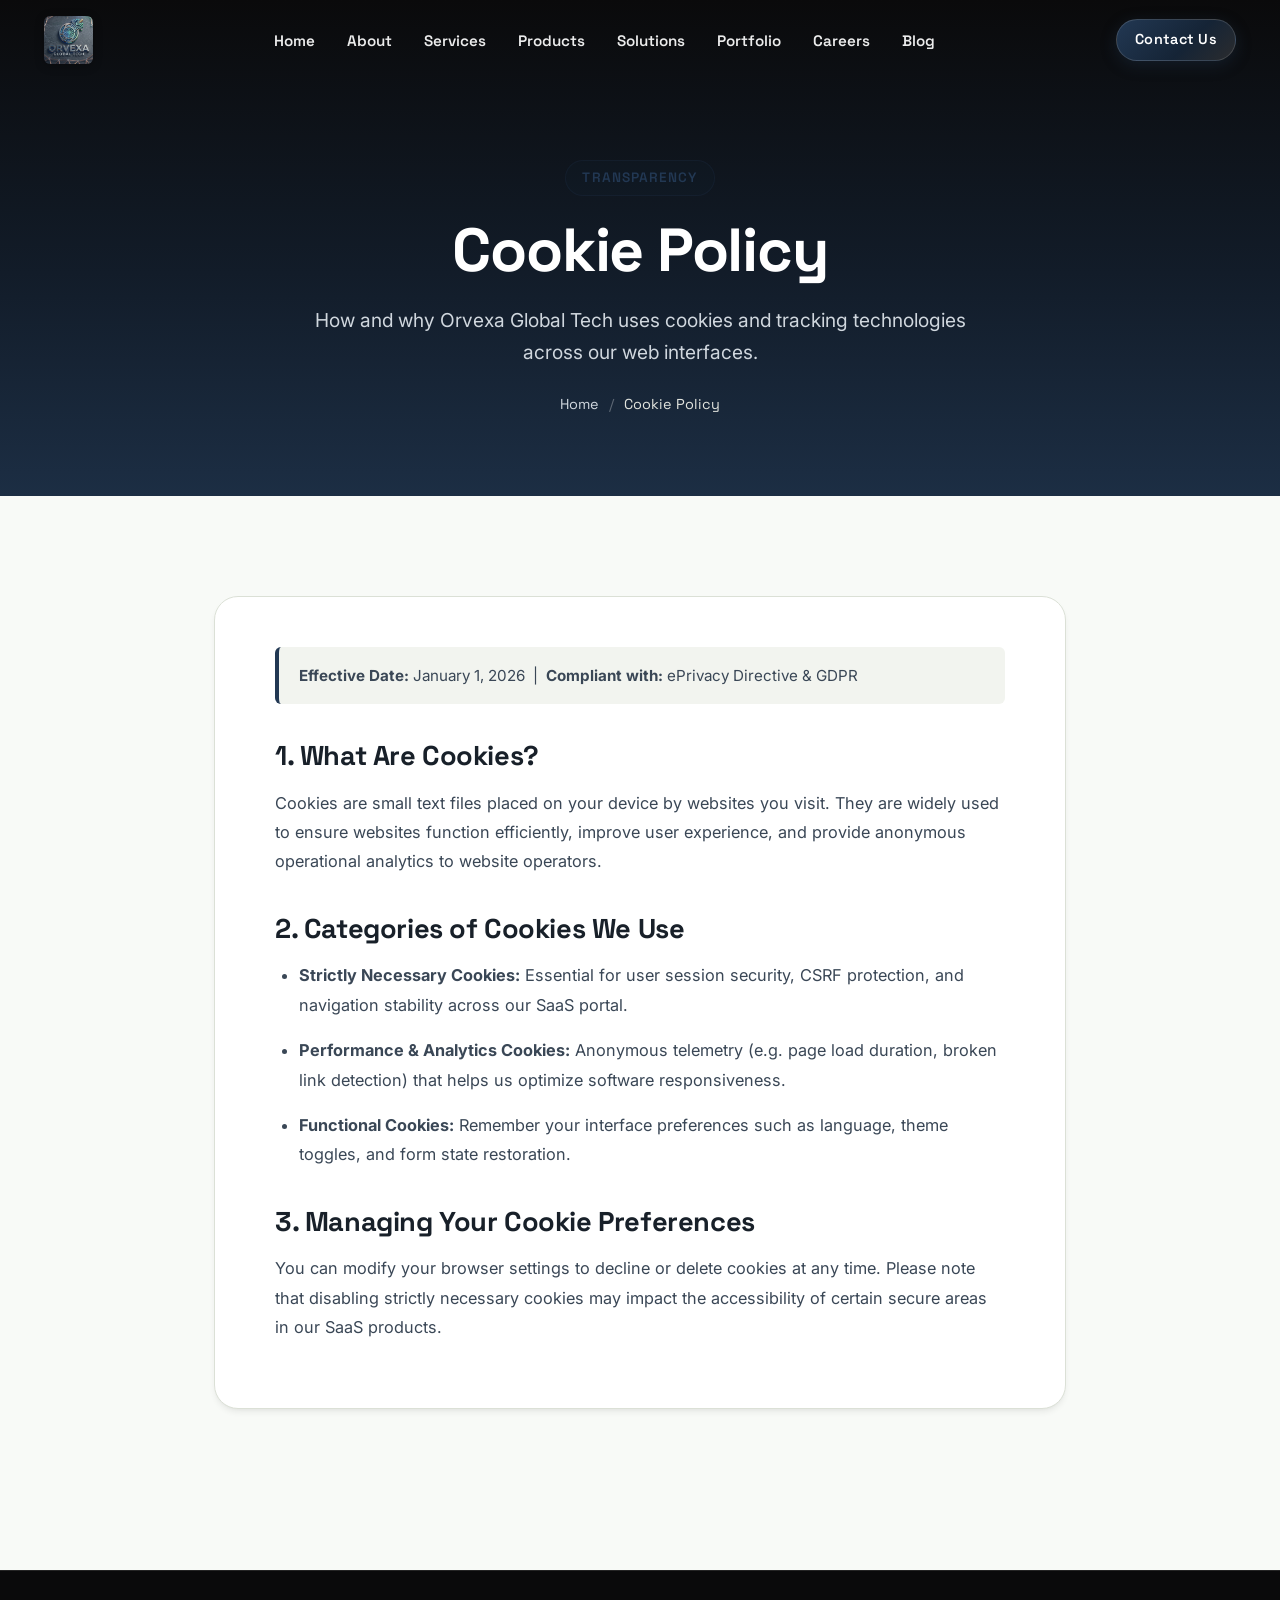
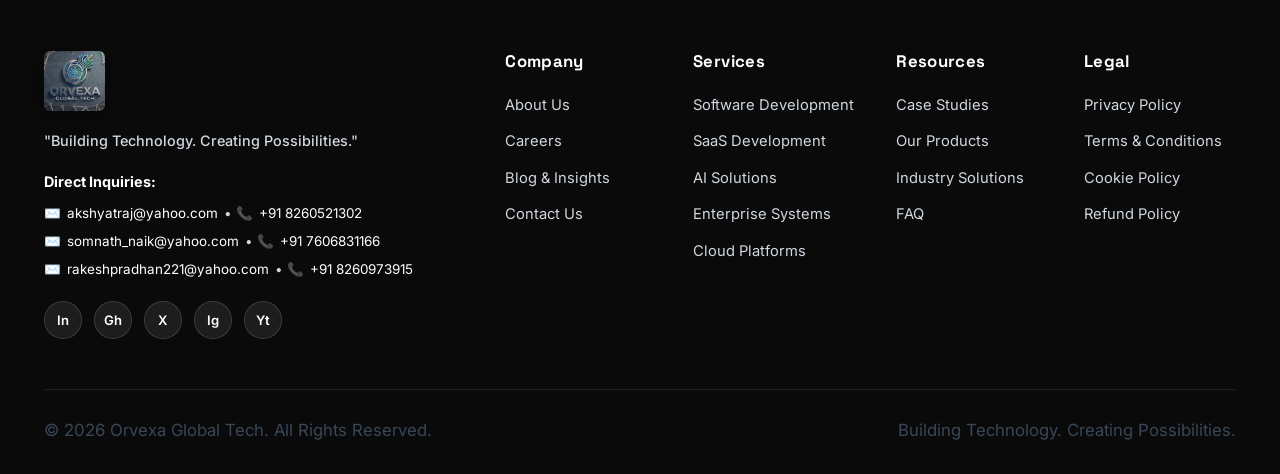
<file: pages/cookies.html>
<!DOCTYPE html>
<html lang="en">
<head>
  <meta charset="UTF-8">
  <meta name="viewport" content="width=device-width, initial-scale=1.0">
  <title>Cookie Policy | Orvexa Global Tech</title>
  <meta name="description" content="Cookie Policy for Orvexa Global Tech describing our use of essential, performance, and analytical cookies.">
  <meta name="keywords" content="Orvexa cookies, cookie policy, tracking policy, web analytics transparency">
  <meta name="robots" content="index, follow">
  <meta name="theme-color" content="#060919">
  <link rel="canonical" href="https://orvexaglobaltech.com/pages/cookies.html">

  <!-- Open Graph / Facebook -->
  <meta property="og:type" content="website">
  <meta property="og:url" content="https://orvexaglobaltech.com/pages/cookies.html">
  <meta property="og:title" content="Cookie Policy | Orvexa Global Tech">
  <meta property="og:description" content="Cookie Policy for Orvexa Global Tech describing our use of essential, performance, and analytical cookies.">
  <meta property="og:image" content="https://orvexaglobaltech.com/assets/logo-mark.png">

  <!-- Twitter -->
  <meta name="twitter:card" content="summary_large_image">
  <meta name="twitter:url" content="https://orvexaglobaltech.com/pages/cookies.html">
  <meta name="twitter:title" content="Cookie Policy | Orvexa Global Tech">
  <meta name="twitter:description" content="Cookie Policy for Orvexa Global Tech describing our use of essential, performance, and analytical cookies.">
  <meta name="twitter:image" content="https://orvexaglobaltech.com/assets/logo-mark.png">

  <!-- Structured Data -->
  <script type="application/ld+json">
  {
    "@context": "https://schema.org",
    "@type": "WebPage",
    "name": "Cookie Policy - Orvexa Global Tech",
    "url": "https://orvexaglobaltech.com/pages/cookies.html",
    "description": "Cookie Policy for Orvexa Global Tech describing our use of essential, performance, and analytical cookies.",
    "breadcrumb": {
      "@type": "BreadcrumbList",
      "itemListElement": [
        { "@type": "ListItem", "position": 1, "name": "Home", "item": "https://orvexaglobaltech.com/" },
        { "@type": "ListItem", "position": 2, "name": "Cookie Policy", "item": "https://orvexaglobaltech.com/pages/cookies.html" }
      ]
    }
  }
  </script>

  <link rel="icon" type="image/png" href="../assets/favicon.png">
  <link rel="stylesheet" href="../css/style.css">
  <link rel="stylesheet" href="../css/animations.css">
  <link rel="stylesheet" href="../css/responsive.css">
</head>
<body>

  <!-- Navigation -->
  <header class="navbar on-dark-hero" id="navbar">
    <div class="container navbar-container">
      <a href="../index.html" class="nav-brand" aria-label="Orvexa Global Tech Home">
        <img src="../assets/logo-mark.png" alt="Orvexa Global Tech Logo">
      </a>
      <nav aria-label="Primary Navigation">
        <ul class="nav-menu">
          <li class="nav-item"><a href="../index.html" class="nav-link">Home</a></li>
          <li class="nav-item"><a href="about.html" class="nav-link">About</a></li>
          <li class="nav-item"><a href="services.html" class="nav-link">Services</a></li>
          <li class="nav-item"><a href="products.html" class="nav-link">Products</a></li>
          <li class="nav-item"><a href="solutions.html" class="nav-link">Solutions</a></li>
          <li class="nav-item"><a href="portfolio.html" class="nav-link">Portfolio</a></li>
          <li class="nav-item"><a href="careers.html" class="nav-link">Careers</a></li>
          <li class="nav-item"><a href="blog.html" class="nav-link">Blog</a></li>
          <li class="nav-item nav-menu-cta"><a href="contact.html" class="btn btn-primary btn-sm">Contact Us</a></li>
        </ul>
      </nav>
      <div class="nav-actions">
        <a href="contact.html" class="btn btn-primary btn-sm">Contact Us</a>
        <button class="hamburger" aria-label="Toggle navigation menu"><span></span><span></span><span></span></button>
      </div>
    </div>
  </header>

  <!-- Page Hero -->
  <section class="page-hero">
    <div class="container reveal">
      <span class="section-badge">Transparency</span>
      <h1>Cookie Policy</h1>
      <p>How and why Orvexa Global Tech uses cookies and tracking technologies across our web interfaces.</p>
      <div class="breadcrumb">
        <a href="../index.html">Home</a>
        <span class="divider">/</span>
        <span>Cookie Policy</span>
      </div>
    </div>
  </section>

  <!-- Content Section -->
  <section class="section">
    <div class="container" style="max-width: 900px;">
      <div class="policy-content reveal">
        <div class="policy-meta">
          <strong>Effective Date:</strong> January 1, 2026 &nbsp;|&nbsp; <strong>Compliant with:</strong> ePrivacy Directive & GDPR
        </div>

        <h2>1. What Are Cookies?</h2>
        <p>
          Cookies are small text files placed on your device by websites you visit. They are widely used to ensure websites function efficiently, improve user experience, and provide anonymous operational analytics to website operators.
        </p>

        <h2>2. Categories of Cookies We Use</h2>
        <ul>
          <li><strong>Strictly Necessary Cookies:</strong> Essential for user session security, CSRF protection, and navigation stability across our SaaS portal.</li>
          <li><strong>Performance & Analytics Cookies:</strong> Anonymous telemetry (e.g. page load duration, broken link detection) that helps us optimize software responsiveness.</li>
          <li><strong>Functional Cookies:</strong> Remember your interface preferences such as language, theme toggles, and form state restoration.</li>
        </ul>

        <h2>3. Managing Your Cookie Preferences</h2>
        <p>
          You can modify your browser settings to decline or delete cookies at any time. Please note that disabling strictly necessary cookies may impact the accessibility of certain secure areas in our SaaS products.
        </p>
      </div>
    </div>
  </section>

  <!-- Footer -->
  <footer class="footer">
    <div class="container">
      <div class="footer-grid">
        <div class="footer-brand">
          <img src="../assets/logo-mark.png" alt="Orvexa Global Tech Logo">
          <p class="footer-tagline">"Building Technology. Creating Possibilities."</p>
          <div class="footer-contact-direct">
            <p style="font-weight: 700; color: #ffffff; margin-bottom: 2px;">Direct Inquiries:</p>
            <div>✉️ <a href="mailto:akshyatraj@yahoo.com">akshyatraj@yahoo.com</a> • 📞 <a href="tel:+918260521302">+91 8260521302</a></div>
            <div>✉️ <a href="mailto:somnath_naik@yahoo.com">somnath_naik@yahoo.com</a> • 📞 <a href="tel:+917606831166">+91 7606831166</a></div>
            <div>✉️ <a href="mailto:rakeshpradhan221@yahoo.com">rakeshpradhan221@yahoo.com</a> • 📞 <a href="tel:+918260973915">+91 8260973915</a></div>
          </div>
          <div class="footer-social">
            <a href="https://linkedin.com" target="_blank" rel="noopener" class="social-link">In</a>
            <a href="https://github.com/ORVEXA-GLOBAL-TECH" target="_blank" rel="noopener" class="social-link">Gh</a>
            <a href="https://x.com" target="_blank" rel="noopener" class="social-link">X</a>
            <a href="https://instagram.com" target="_blank" rel="noopener" class="social-link">Ig</a>
            <a href="https://youtube.com" target="_blank" rel="noopener" class="social-link">Yt</a>
          </div>
        </div>
        <div>
          <h4 class="footer-title">Company</h4>
          <ul class="footer-links">
            <li><a href="about.html">About Us</a></li>
            <li><a href="careers.html">Careers</a></li>
            <li><a href="blog.html">Blog & Insights</a></li>
            <li><a href="contact.html">Contact Us</a></li>
          </ul>
        </div>
        <div>
          <h4 class="footer-title">Services</h4>
          <ul class="footer-links">
            <li><a href="services.html">Software Development</a></li>
            <li><a href="services.html">SaaS Development</a></li>
            <li><a href="services.html">AI Solutions</a></li>
            <li><a href="services.html">Enterprise Systems</a></li>
            <li><a href="services.html">Cloud Platforms</a></li>
          </ul>
        </div>
        <div>
          <h4 class="footer-title">Resources</h4>
          <ul class="footer-links">
            <li><a href="portfolio.html">Case Studies</a></li>
            <li><a href="products.html">Our Products</a></li>
            <li><a href="solutions.html">Industry Solutions</a></li>
            <li><a href="../index.html#faq">FAQ</a></li>
          </ul>
        </div>
        <div>
          <h4 class="footer-title">Legal</h4>
          <ul class="footer-links">
            <li><a href="privacy.html">Privacy Policy</a></li>
            <li><a href="terms.html">Terms & Conditions</a></li>
            <li><a href="cookies.html">Cookie Policy</a></li>
            <li><a href="refund.html">Refund Policy</a></li>
          </ul>
        </div>
      </div>
      <div class="footer-bottom">
        <p>© <span class="current-year">2026</span> Orvexa Global Tech. All Rights Reserved.</p>
        <p>Building Technology. Creating Possibilities.</p>
      </div>
    </div>
  </footer>

  <script src="../js/navigation.js"></script>
  <script src="../js/animations.js"></script>
  <script src="../js/security.js"></script>
  <script src="../js/main.js"></script>
</body>
</html>
</file>
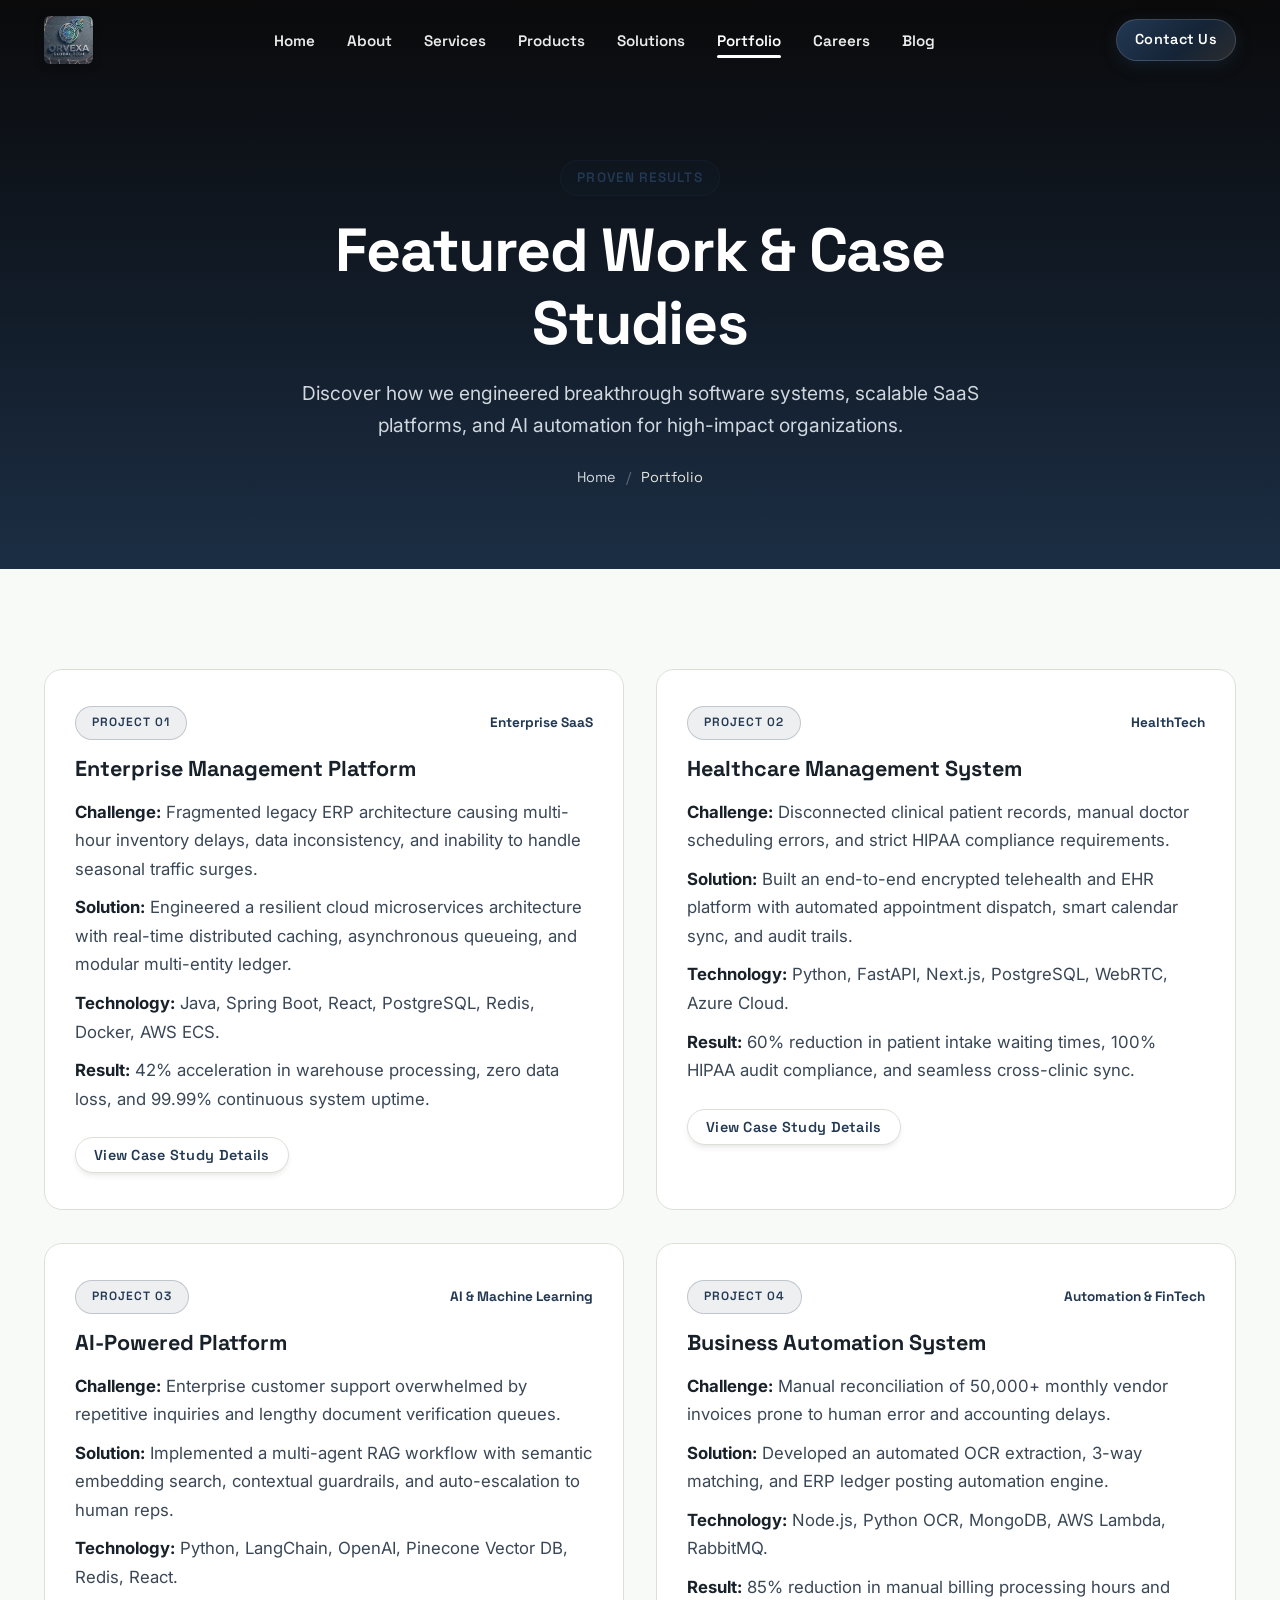
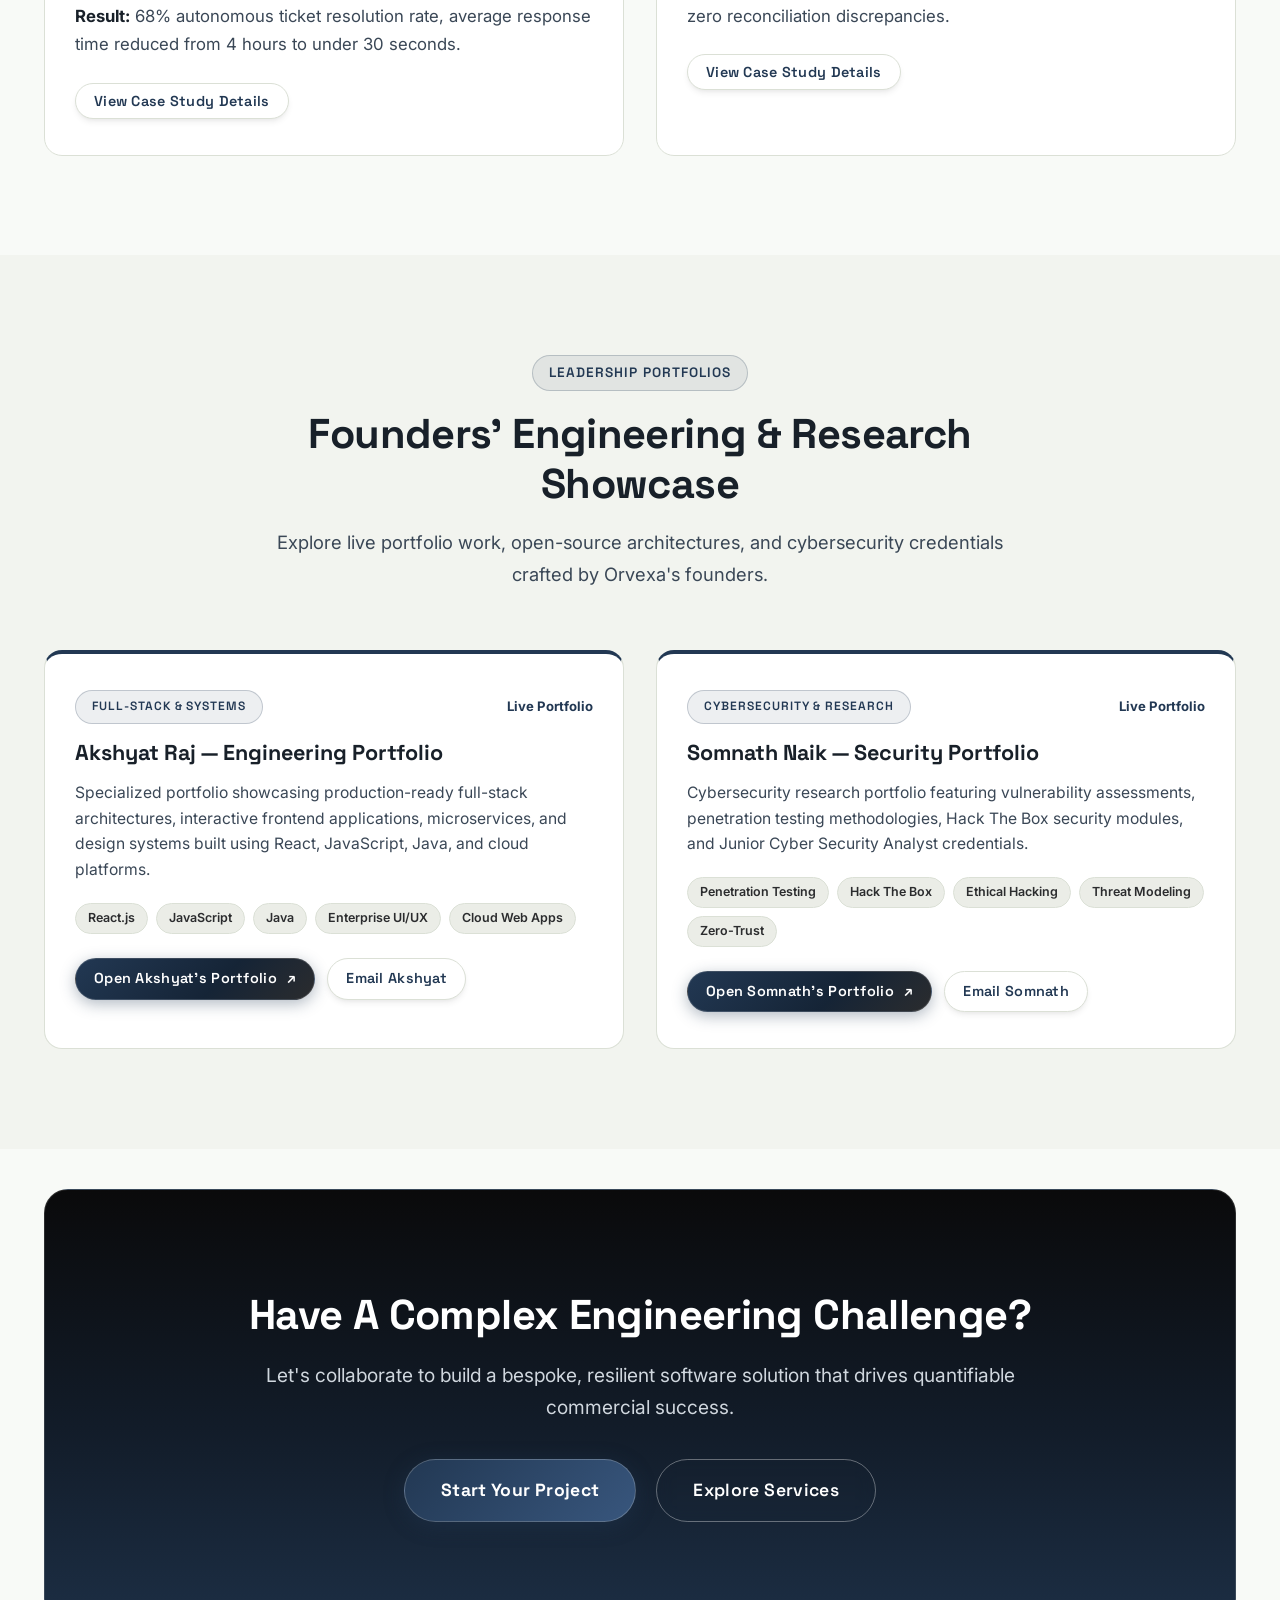
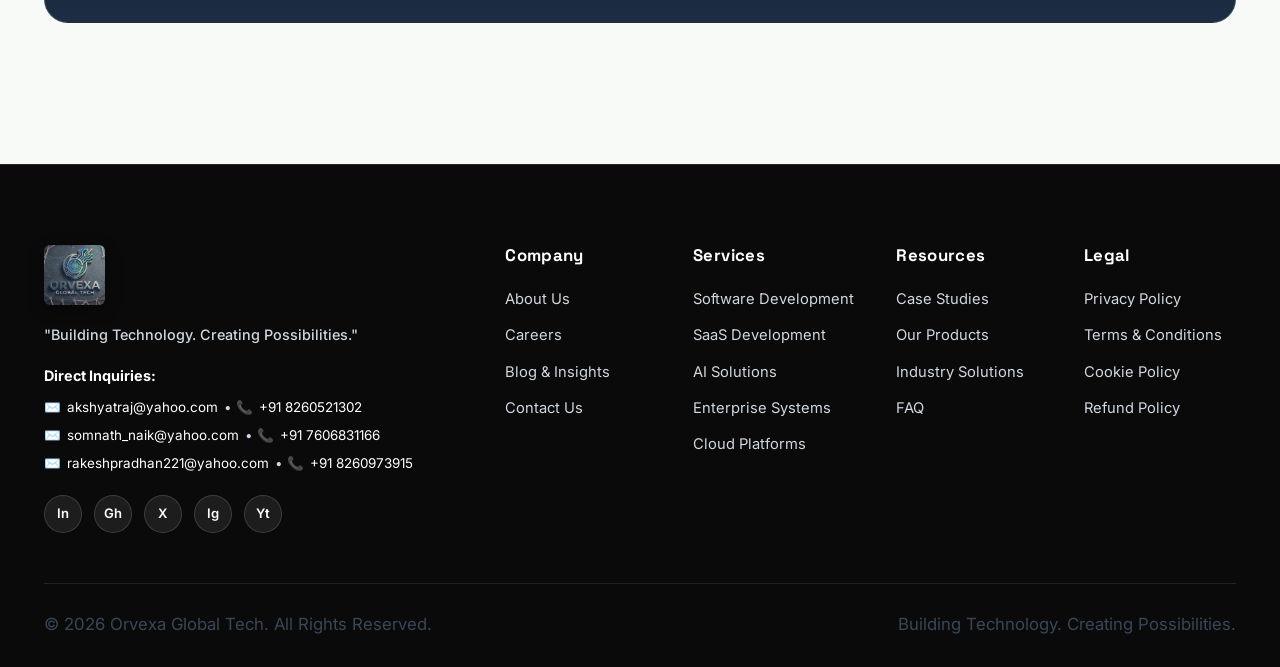
<file: pages/portfolio.html>
<!DOCTYPE html>
<html lang="en">
<head>
  <meta charset="UTF-8">
  <meta name="viewport" content="width=device-width, initial-scale=1.0">
  <title>Portfolio & Case Studies | Orvexa Global Tech - Engineering Excellence</title>
  <meta name="description" content="Explore real case studies of custom enterprise platforms, SaaS systems, and AI automation engineered by Orvexa Global Tech.">
  <link rel="canonical" href="https://orvexaglobaltech.com/pages/portfolio.html">
  <meta name="theme-color" content="#223853">

  <!-- Open Graph / Social Media -->
  <meta property="og:type" content="website">
  <meta property="og:site_name" content="Orvexa Global Tech">
  <meta property="og:title" content="Portfolio & Case Studies | Orvexa Global Tech">
  <meta property="og:description" content="Explore verified case studies, enterprise architectures, and SaaS engineering delivered by Orvexa Global Tech.">
  <meta property="og:url" content="https://orvexaglobaltech.com/pages/portfolio.html">
  <meta property="og:image" content="https://orvexaglobaltech.com/assets/logo-mark.png">
  <meta property="og:locale" content="en_US">

  <!-- Twitter Card -->
  <meta name="twitter:card" content="summary_large_image">
  <meta name="twitter:site" content="@ORVEXA">
  <meta name="twitter:title" content="Portfolio & Case Studies | Orvexa Global Tech">
  <meta name="twitter:description" content="Explore verified case studies, enterprise architectures, and SaaS engineering delivered by Orvexa Global Tech.">
  <meta name="twitter:image" content="https://orvexaglobaltech.com/assets/logo-mark.png">

  <link rel="icon" type="image/png" href="../assets/favicon.png">
  <link rel="stylesheet" href="../css/style.css">
  <link rel="stylesheet" href="../css/animations.css">
  <link rel="stylesheet" href="../css/responsive.css">

  <!-- Breadcrumb Schema -->
  <script type="application/ld+json">
  {
    "@context": "https://schema.org",
    "@type": "BreadcrumbList",
    "itemListElement": [
      { "@type": "ListItem", "position": 1, "name": "Home", "item": "https://orvexaglobaltech.com/" },
      { "@type": "ListItem", "position": 2, "name": "Portfolio", "item": "https://orvexaglobaltech.com/pages/portfolio.html" }
    ]
  }
  </script>
</head>
<body>

  <!-- Navigation -->
  <header class="navbar on-dark-hero" id="navbar">
    <div class="container navbar-container">
      <a href="../index.html" class="nav-brand" aria-label="Orvexa Global Tech Home">
        <img src="../assets/logo-mark.png" alt="Orvexa Global Tech Logo">
      </a>
      <nav aria-label="Primary Navigation">
        <ul class="nav-menu">
          <li class="nav-item"><a href="../index.html" class="nav-link">Home</a></li>
          <li class="nav-item"><a href="about.html" class="nav-link">About</a></li>
          <li class="nav-item"><a href="services.html" class="nav-link">Services</a></li>
          <li class="nav-item"><a href="products.html" class="nav-link">Products</a></li>
          <li class="nav-item"><a href="solutions.html" class="nav-link">Solutions</a></li>
          <li class="nav-item"><a href="portfolio.html" class="nav-link active">Portfolio</a></li>
          <li class="nav-item"><a href="careers.html" class="nav-link">Careers</a></li>
          <li class="nav-item"><a href="blog.html" class="nav-link">Blog</a></li>
          <li class="nav-item nav-menu-cta"><a href="contact.html" class="btn btn-primary btn-sm">Contact Us</a></li>
        </ul>
      </nav>
      <div class="nav-actions">
        <a href="contact.html" class="btn btn-primary btn-sm">Contact Us</a>
        <button class="hamburger" aria-label="Toggle navigation menu"><span></span><span></span><span></span></button>
      </div>
    </div>
  </header>

  <!-- Page Hero -->
  <section class="page-hero">
    <div class="container reveal">
      <span class="section-badge">Proven Results</span>
      <h1>Featured Work & Case Studies</h1>
      <p>Discover how we engineered breakthrough software systems, scalable SaaS platforms, and AI automation for high-impact organizations.</p>
      <div class="breadcrumb">
        <a href="../index.html">Home</a>
        <span class="divider">/</span>
        <span>Portfolio</span>
      </div>
    </div>
  </section>

  <!-- Case Studies Section (All 4 Featured Projects) -->
  <section class="section">
    <div class="container">
      <div class="grid-2">

        <!-- Project 01 -->
        <div class="card card-glow-hover reveal delay-100">
          <div style="display: flex; justify-content: space-between; align-items: center; margin-bottom: 16px;">
            <span class="section-badge" style="font-size: 0.75rem; margin-bottom: 0;">Project 01</span>
            <span style="font-family: var(--font-heading); font-size: 0.85rem; color: var(--color-accent-blue); font-weight: 700;">Enterprise SaaS</span>
          </div>
          <h3 class="card-title">Enterprise Management Platform</h3>
          <div style="margin: 16px 0; font-size: 0.95rem; line-height: 1.7; color: var(--text-muted);">
            <p style="margin-bottom: 10px;"><strong style="color: var(--text-main);">Challenge:</strong> Fragmented legacy ERP architecture causing multi-hour inventory delays, data inconsistency, and inability to handle seasonal traffic surges.</p>
            <p style="margin-bottom: 10px;"><strong style="color: var(--text-main);">Solution:</strong> Engineered a resilient cloud microservices architecture with real-time distributed caching, asynchronous queueing, and modular multi-entity ledger.</p>
            <p style="margin-bottom: 10px;"><strong style="color: var(--text-main);">Technology:</strong> Java, Spring Boot, React, PostgreSQL, Redis, Docker, AWS ECS.</p>
            <p style="margin-bottom: 0;"><strong style="color: var(--text-main);">Result:</strong> 42% acceleration in warehouse processing, zero data loss, and 99.99% continuous system uptime.</p>
          </div>
          <div style="margin-top: 24px;">
            <button class="btn btn-secondary btn-sm" data-modal-target="caseStudyModal" data-product-name="Enterprise Management Platform">View Case Study Details</button>
          </div>
        </div>

        <!-- Project 02 -->
        <div class="card card-glow-hover reveal delay-200">
          <div style="display: flex; justify-content: space-between; align-items: center; margin-bottom: 16px;">
            <span class="section-badge" style="font-size: 0.75rem; margin-bottom: 0;">Project 02</span>
            <span style="font-family: var(--font-heading); font-size: 0.85rem; color: var(--color-accent-blue); font-weight: 700;">HealthTech</span>
          </div>
          <h3 class="card-title">Healthcare Management System</h3>
          <div style="margin: 16px 0; font-size: 0.95rem; line-height: 1.7; color: var(--text-muted);">
            <p style="margin-bottom: 10px;"><strong style="color: var(--text-main);">Challenge:</strong> Disconnected clinical patient records, manual doctor scheduling errors, and strict HIPAA compliance requirements.</p>
            <p style="margin-bottom: 10px;"><strong style="color: var(--text-main);">Solution:</strong> Built an end-to-end encrypted telehealth and EHR platform with automated appointment dispatch, smart calendar sync, and audit trails.</p>
            <p style="margin-bottom: 10px;"><strong style="color: var(--text-main);">Technology:</strong> Python, FastAPI, Next.js, PostgreSQL, WebRTC, Azure Cloud.</p>
            <p style="margin-bottom: 0;"><strong style="color: var(--text-main);">Result:</strong> 60% reduction in patient intake waiting times, 100% HIPAA audit compliance, and seamless cross-clinic sync.</p>
          </div>
          <div style="margin-top: 24px;">
            <button class="btn btn-secondary btn-sm" data-modal-target="caseStudyModal" data-product-name="Healthcare Management System">View Case Study Details</button>
          </div>
        </div>

        <!-- Project 03 -->
        <div class="card card-glow-hover reveal delay-100">
          <div style="display: flex; justify-content: space-between; align-items: center; margin-bottom: 16px;">
            <span class="section-badge" style="font-size: 0.75rem; margin-bottom: 0;">Project 03</span>
            <span style="font-family: var(--font-heading); font-size: 0.85rem; color: var(--color-accent-blue); font-weight: 700;">AI & Machine Learning</span>
          </div>
          <h3 class="card-title">AI-Powered Platform</h3>
          <div style="margin: 16px 0; font-size: 0.95rem; line-height: 1.7; color: var(--text-muted);">
            <p style="margin-bottom: 10px;"><strong style="color: var(--text-main);">Challenge:</strong> Enterprise customer support overwhelmed by repetitive inquiries and lengthy document verification queues.</p>
            <p style="margin-bottom: 10px;"><strong style="color: var(--text-main);">Solution:</strong> Implemented a multi-agent RAG workflow with semantic embedding search, contextual guardrails, and auto-escalation to human reps.</p>
            <p style="margin-bottom: 10px;"><strong style="color: var(--text-main);">Technology:</strong> Python, LangChain, OpenAI, Pinecone Vector DB, Redis, React.</p>
            <p style="margin-bottom: 0;"><strong style="color: var(--text-main);">Result:</strong> 68% autonomous ticket resolution rate, average response time reduced from 4 hours to under 30 seconds.</p>
          </div>
          <div style="margin-top: 24px;">
            <button class="btn btn-secondary btn-sm" data-modal-target="caseStudyModal" data-product-name="AI-Powered Platform">View Case Study Details</button>
          </div>
        </div>

        <!-- Project 04 -->
        <div class="card card-glow-hover reveal delay-200">
          <div style="display: flex; justify-content: space-between; align-items: center; margin-bottom: 16px;">
            <span class="section-badge" style="font-size: 0.75rem; margin-bottom: 0;">Project 04</span>
            <span style="font-family: var(--font-heading); font-size: 0.85rem; color: var(--color-accent-blue); font-weight: 700;">Automation & FinTech</span>
          </div>
          <h3 class="card-title">Business Automation System</h3>
          <div style="margin: 16px 0; font-size: 0.95rem; line-height: 1.7; color: var(--text-muted);">
            <p style="margin-bottom: 10px;"><strong style="color: var(--text-main);">Challenge:</strong> Manual reconciliation of 50,000+ monthly vendor invoices prone to human error and accounting delays.</p>
            <p style="margin-bottom: 10px;"><strong style="color: var(--text-main);">Solution:</strong> Developed an automated OCR extraction, 3-way matching, and ERP ledger posting automation engine.</p>
            <p style="margin-bottom: 10px;"><strong style="color: var(--text-main);">Technology:</strong> Node.js, Python OCR, MongoDB, AWS Lambda, RabbitMQ.</p>
            <p style="margin-bottom: 0;"><strong style="color: var(--text-main);">Result:</strong> 85% reduction in manual billing processing hours and zero reconciliation discrepancies.</p>
          </div>
          <div style="margin-top: 24px;">
            <button class="btn btn-secondary btn-sm" data-modal-target="caseStudyModal" data-product-name="Business Automation System">View Case Study Details</button>
          </div>
        </div>

      </div>
    </div>
  </section>

  <!-- Leadership Engineering & Security Portfolios Showcase -->
  <section class="section section-soft" id="leadership-portfolios">
    <div class="container">
      <div class="section-header reveal">
        <span class="section-badge">Leadership Portfolios</span>
        <h2 class="section-title">Founders' Engineering &amp; Research Showcase</h2>
        <p class="section-desc">Explore live portfolio work, open-source architectures, and cybersecurity credentials crafted by Orvexa's founders.</p>
      </div>

      <div class="grid-2">
        <!-- Akshyat Raj Portfolio Card -->
        <div class="card card-glow-hover reveal delay-100" style="background: #ffffff; border-top: 4px solid var(--color-primary);">
          <div style="display: flex; justify-content: space-between; align-items: center; margin-bottom: 16px;">
            <span class="section-badge" style="font-size: 0.75rem; margin-bottom: 0;">Full-Stack &amp; Systems</span>
            <span style="font-size: 0.82rem; font-weight: 700; color: var(--color-primary);">Live Portfolio</span>
          </div>
          <h3 class="card-title">Akshyat Raj — Engineering Portfolio</h3>
          <p class="card-text">
            Specialized portfolio showcasing production-ready full-stack architectures, interactive frontend applications, microservices, and design systems built using React, JavaScript, Java, and cloud platforms.
          </p>
          <div style="display: flex; flex-wrap: wrap; gap: 8px; margin-bottom: 24px;">
            <span class="founder-tag">React.js</span>
            <span class="founder-tag">JavaScript</span>
            <span class="founder-tag">Java</span>
            <span class="founder-tag">Enterprise UI/UX</span>
            <span class="founder-tag">Cloud Web Apps</span>
          </div>
          <div style="display: flex; gap: 12px; flex-wrap: wrap;">
            <a href="https://akshyatraj.info/" target="_blank" rel="noopener" class="btn btn-primary btn-sm">
              <span>Open Akshyat's Portfolio</span>
              <span>↗</span>
            </a>
            <a href="mailto:akshyatraj@yahoo.com" class="btn btn-secondary btn-sm">Email Akshyat</a>
          </div>
        </div>

        <!-- Somnath Naik Portfolio Card -->
        <div class="card card-glow-hover reveal delay-200" style="background: #ffffff; border-top: 4px solid var(--color-primary);">
          <div style="display: flex; justify-content: space-between; align-items: center; margin-bottom: 16px;">
            <span class="section-badge" style="font-size: 0.75rem; margin-bottom: 0;">Cybersecurity &amp; Research</span>
            <span style="font-size: 0.82rem; font-weight: 700; color: var(--color-primary);">Live Portfolio</span>
          </div>
          <h3 class="card-title">Somnath Naik — Security Portfolio</h3>
          <p class="card-text">
            Cybersecurity research portfolio featuring vulnerability assessments, penetration testing methodologies, Hack The Box security modules, and Junior Cyber Security Analyst credentials.
          </p>
          <div style="display: flex; flex-wrap: wrap; gap: 8px; margin-bottom: 24px;">
            <span class="founder-tag">Penetration Testing</span>
            <span class="founder-tag">Hack The Box</span>
            <span class="founder-tag">Ethical Hacking</span>
            <span class="founder-tag">Threat Modeling</span>
            <span class="founder-tag">Zero-Trust</span>
          </div>
          <div style="display: flex; gap: 12px; flex-wrap: wrap;">
            <a href="https://kodexsom.github.io/somanathPortfolio/" target="_blank" rel="noopener" class="btn btn-primary btn-sm">
              <span>Open Somnath's Portfolio</span>
              <span>↗</span>
            </a>
            <a href="mailto:somnath_naik@yahoo.com" class="btn btn-secondary btn-sm">Email Somnath</a>
          </div>
        </div>
      </div>
    </div>
  </section>

  <!-- CTA -->
  <section class="section" style="padding-top: 0;">
    <div class="container">
      <div class="cta-section reveal">
        <div class="cta-box">
          <h2>Have A Complex Engineering Challenge?</h2>
          <p>Let's collaborate to build a bespoke, resilient software solution that drives quantifiable commercial success.</p>
          <div style="display: flex; justify-content: center; gap: 20px; flex-wrap: wrap;">
            <a href="contact.html" class="btn btn-glow-green btn-lg">Start Your Project</a>
            <a href="services.html" class="btn btn-outline-white btn-lg">Explore Services</a>
          </div>
        </div>
      </div>
    </div>
  </section>

  <!-- Footer -->
  <footer class="footer">
    <div class="container">
      <div class="footer-grid">
        <div class="footer-brand">
          <img src="../assets/logo-mark.png" alt="Orvexa Global Tech Logo">
          <p class="footer-tagline">"Building Technology. Creating Possibilities."</p>
          <div class="footer-contact-direct">
            <p style="font-weight: 700; color: #ffffff; margin-bottom: 2px;">Direct Inquiries:</p>
            <div>✉️ <a href="mailto:akshyatraj@yahoo.com">akshyatraj@yahoo.com</a> • 📞 <a href="tel:+918260521302">+91 8260521302</a></div>
            <div>✉️ <a href="mailto:somnath_naik@yahoo.com">somnath_naik@yahoo.com</a> • 📞 <a href="tel:+917606831166">+91 7606831166</a></div>
            <div>✉️ <a href="mailto:rakeshpradhan221@yahoo.com">rakeshpradhan221@yahoo.com</a> • 📞 <a href="tel:+918260973915">+91 8260973915</a></div>
          </div>
          <div class="footer-social">
            <a href="https://linkedin.com" target="_blank" rel="noopener" class="social-link">In</a>
            <a href="https://github.com/ORVEXA-GLOBAL-TECH" target="_blank" rel="noopener" class="social-link">Gh</a>
            <a href="https://x.com" target="_blank" rel="noopener" class="social-link">X</a>
            <a href="https://instagram.com" target="_blank" rel="noopener" class="social-link">Ig</a>
            <a href="https://youtube.com" target="_blank" rel="noopener" class="social-link">Yt</a>
          </div>
        </div>
        <div>
          <h4 class="footer-title">Company</h4>
          <ul class="footer-links">
            <li><a href="about.html">About Us</a></li>
            <li><a href="careers.html">Careers</a></li>
            <li><a href="blog.html">Blog & Insights</a></li>
            <li><a href="contact.html">Contact Us</a></li>
          </ul>
        </div>
        <div>
          <h4 class="footer-title">Services</h4>
          <ul class="footer-links">
            <li><a href="services.html">Software Development</a></li>
            <li><a href="services.html">SaaS Development</a></li>
            <li><a href="services.html">AI Solutions</a></li>
            <li><a href="services.html">Enterprise Systems</a></li>
            <li><a href="services.html">Cloud Platforms</a></li>
          </ul>
        </div>
        <div>
          <h4 class="footer-title">Resources</h4>
          <ul class="footer-links">
            <li><a href="portfolio.html">Case Studies</a></li>
            <li><a href="products.html">Our Products</a></li>
            <li><a href="solutions.html">Industry Solutions</a></li>
            <li><a href="../index.html#faq">FAQ</a></li>
          </ul>
        </div>
        <div>
          <h4 class="footer-title">Legal</h4>
          <ul class="footer-links">
            <li><a href="privacy.html">Privacy Policy</a></li>
            <li><a href="terms.html">Terms & Conditions</a></li>
            <li><a href="cookies.html">Cookie Policy</a></li>
            <li><a href="refund.html">Refund Policy</a></li>
          </ul>
        </div>
      </div>
      <div class="footer-bottom">
        <p>© <span class="current-year">2026</span> Orvexa Global Tech. All Rights Reserved.</p>
        <p>Building Technology. Creating Possibilities.</p>
      </div>
    </div>
  </footer>

  <!-- Case Study Detailed Modal -->
  <div class="modal-overlay" id="caseStudyModal">
    <div class="modal-content">
      <button class="modal-close" data-modal-close>&times;</button>
      <h3 style="margin-bottom: 8px;">Case Study Overview</h3>
      <p style="color: var(--text-muted); font-size: 0.95rem; margin-bottom: 20px;">Architecture highlights & strategic outcomes.</p>
      <div style="background: var(--bg-surface-soft); padding: 20px; border-radius: var(--radius-md); margin-bottom: 24px;">
        <h4 style="margin-bottom: 8px; color: var(--color-primary);" id="modalProjectName">Project Architecture</h4>
        <p style="font-size: 0.95rem; color: var(--text-muted); line-height: 1.7;">
          This solution was engineered following domain-driven design, complete test-driven development (TDD), zero-trust security principles, and deployed via automated container pipelines with 24/7 telemetry monitoring.
        </p>
      </div>
      <div style="display: flex; justify-content: flex-end; gap: 12px;">
        <button class="btn btn-secondary" data-modal-close>Close</button>
        <a href="contact.html" class="btn btn-primary">Schedule Technical Review</a>
      </div>
    </div>
  </div>

  <script src="../js/navigation.js"></script>
  <script src="../js/animations.js"></script>
  <script src="../js/security.js"></script>
  <script src="../js/main.js"></script>
</body>
</html>
</file>
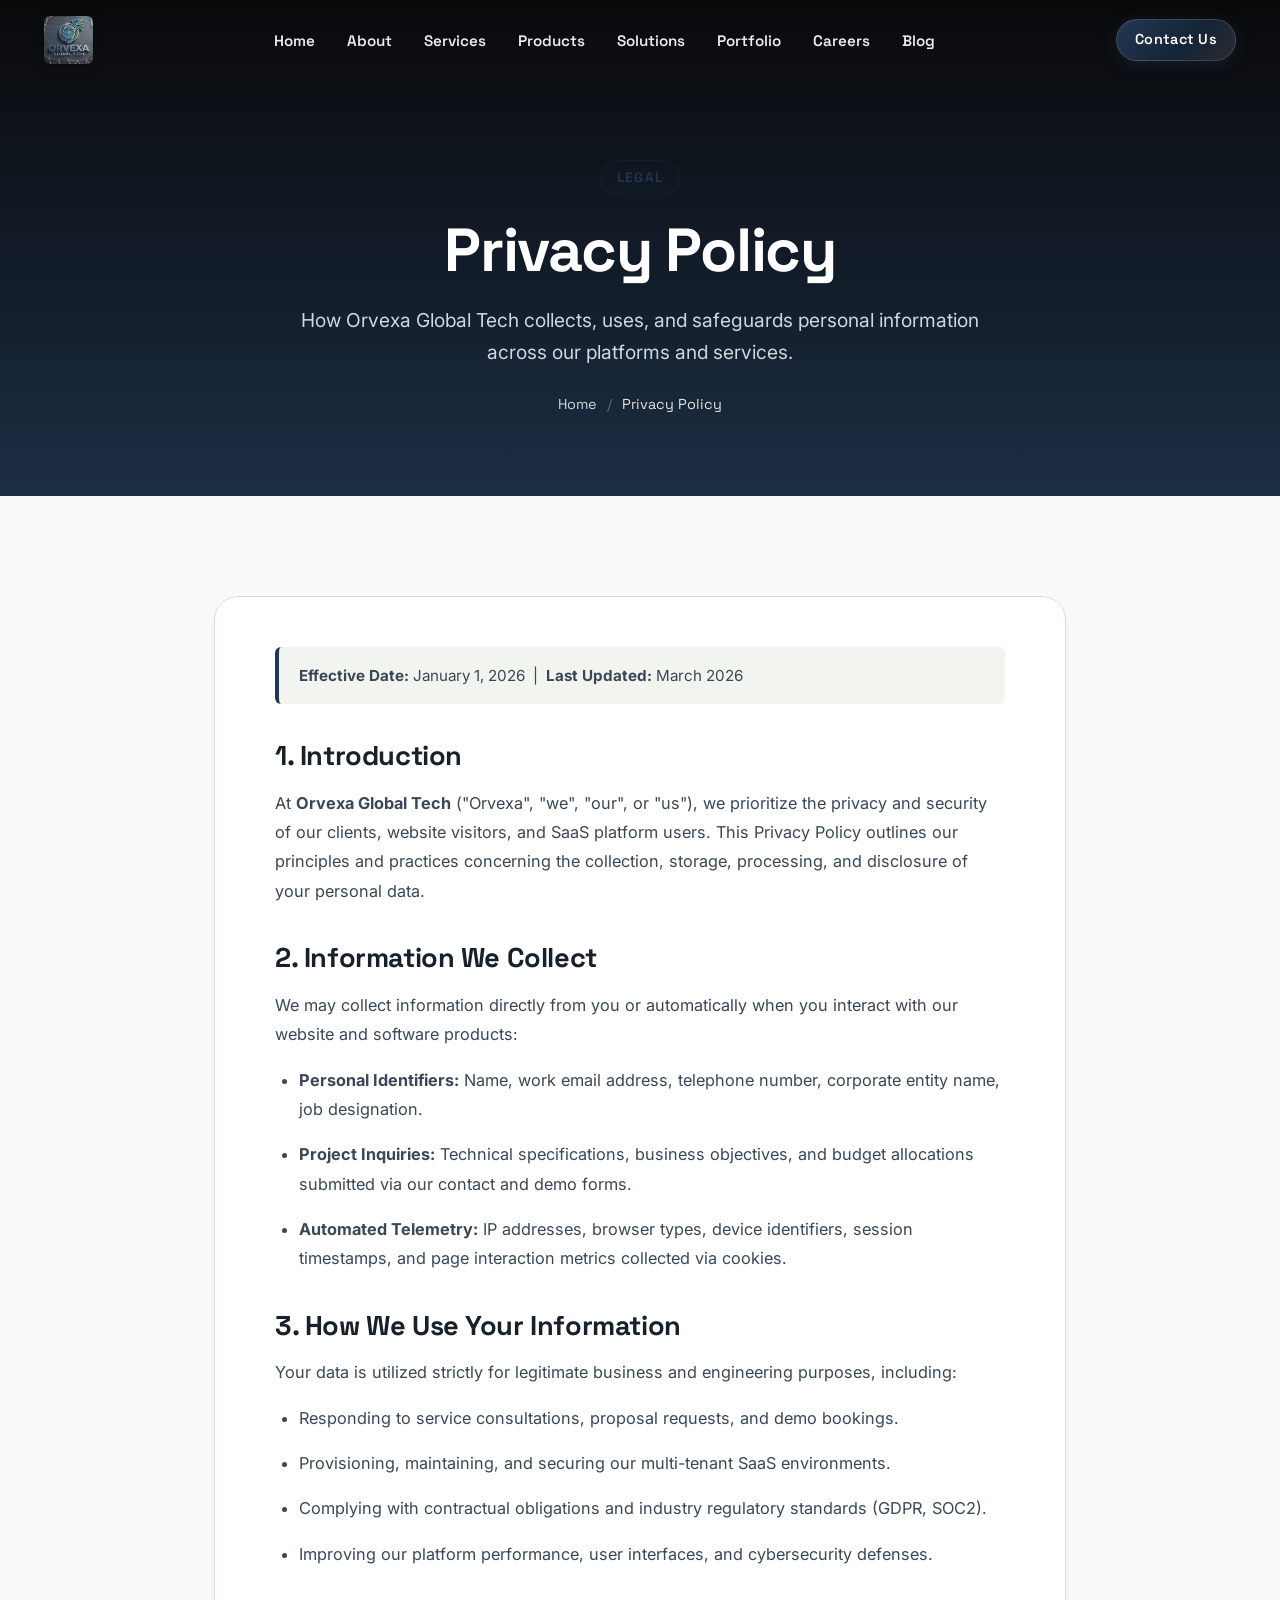
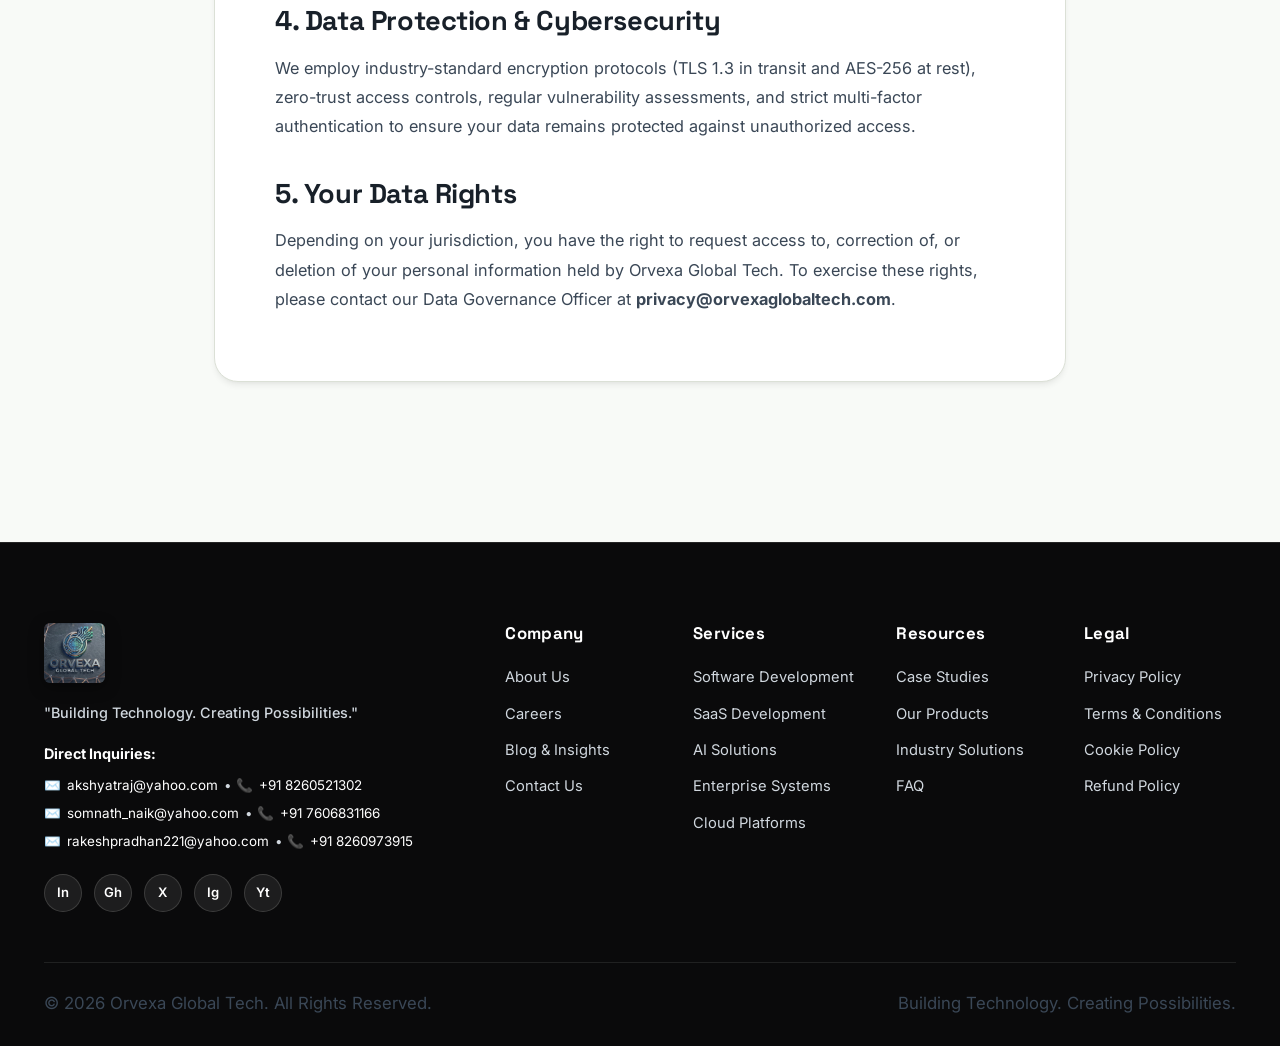
<file: pages/privacy.html>
<!DOCTYPE html>
<html lang="en">
<head>
  <meta charset="UTF-8">
  <meta name="viewport" content="width=device-width, initial-scale=1.0">
  <title>Privacy Policy | Orvexa Global Tech</title>
  <meta name="description" content="Privacy Policy for Orvexa Global Tech outlining data protection, user privacy rights, GDPR/CCPA compliance, and secure data storage practices.">
  <link rel="canonical" href="https://orvexaglobaltech.com/pages/privacy.html">
  <meta name="theme-color" content="#223853">

  <!-- Open Graph / Social Media -->
  <meta property="og:type" content="website">
  <meta property="og:site_name" content="Orvexa Global Tech">
  <meta property="og:title" content="Privacy Policy | Orvexa Global Tech">
  <meta property="og:description" content="Privacy Policy and data protection commitments of Orvexa Global Tech.">
  <meta property="og:url" content="https://orvexaglobaltech.com/pages/privacy.html">
  <meta property="og:image" content="https://orvexaglobaltech.com/assets/logo-mark.png">
  <meta property="og:locale" content="en_US">

  <!-- Twitter Card -->
  <meta name="twitter:card" content="summary">
  <meta name="twitter:site" content="@ORVEXA">
  <meta name="twitter:title" content="Privacy Policy | Orvexa Global Tech">
  <meta name="twitter:description" content="Privacy Policy and data protection commitments of Orvexa Global Tech.">
  <meta name="twitter:image" content="https://orvexaglobaltech.com/assets/logo-mark.png">

  <link rel="icon" type="image/png" href="../assets/favicon.png">
  <link rel="stylesheet" href="../css/style.css">
  <link rel="stylesheet" href="../css/animations.css">
  <link rel="stylesheet" href="../css/responsive.css">

  <!-- Breadcrumb Schema -->
  <script type="application/ld+json">
  {
    "@context": "https://schema.org",
    "@type": "BreadcrumbList",
    "itemListElement": [
      { "@type": "ListItem", "position": 1, "name": "Home", "item": "https://orvexaglobaltech.com/" },
      { "@type": "ListItem", "position": 2, "name": "Privacy Policy", "item": "https://orvexaglobaltech.com/pages/privacy.html" }
    ]
  }
  </script>
</head>
<body>

  <!-- Navigation -->
  <header class="navbar on-dark-hero" id="navbar">
    <div class="container navbar-container">
      <a href="../index.html" class="nav-brand" aria-label="Orvexa Global Tech Home">
        <img src="../assets/logo-mark.png" alt="Orvexa Global Tech Logo">
      </a>
      <nav aria-label="Primary Navigation">
        <ul class="nav-menu">
          <li class="nav-item"><a href="../index.html" class="nav-link">Home</a></li>
          <li class="nav-item"><a href="about.html" class="nav-link">About</a></li>
          <li class="nav-item"><a href="services.html" class="nav-link">Services</a></li>
          <li class="nav-item"><a href="products.html" class="nav-link">Products</a></li>
          <li class="nav-item"><a href="solutions.html" class="nav-link">Solutions</a></li>
          <li class="nav-item"><a href="portfolio.html" class="nav-link">Portfolio</a></li>
          <li class="nav-item"><a href="careers.html" class="nav-link">Careers</a></li>
          <li class="nav-item"><a href="blog.html" class="nav-link">Blog</a></li>
          <li class="nav-item nav-menu-cta"><a href="contact.html" class="btn btn-primary btn-sm">Contact Us</a></li>
        </ul>
      </nav>
      <div class="nav-actions">
        <a href="contact.html" class="btn btn-primary btn-sm">Contact Us</a>
        <button class="hamburger" aria-label="Toggle navigation menu"><span></span><span></span><span></span></button>
      </div>
    </div>
  </header>

  <!-- Page Hero -->
  <section class="page-hero">
    <div class="container reveal">
      <span class="section-badge">Legal</span>
      <h1>Privacy Policy</h1>
      <p>How Orvexa Global Tech collects, uses, and safeguards personal information across our platforms and services.</p>
      <div class="breadcrumb">
        <a href="../index.html">Home</a>
        <span class="divider">/</span>
        <span>Privacy Policy</span>
      </div>
    </div>
  </section>

  <!-- Content Section -->
  <section class="section">
    <div class="container" style="max-width: 900px;">
      <div class="policy-content reveal">
        <div class="policy-meta">
          <strong>Effective Date:</strong> January 1, 2026 &nbsp;|&nbsp; <strong>Last Updated:</strong> March 2026
        </div>

        <h2>1. Introduction</h2>
        <p>
          At <strong>Orvexa Global Tech</strong> ("Orvexa", "we", "our", or "us"), we prioritize the privacy and security of our clients, website visitors, and SaaS platform users. This Privacy Policy outlines our principles and practices concerning the collection, storage, processing, and disclosure of your personal data.
        </p>

        <h2>2. Information We Collect</h2>
        <p>We may collect information directly from you or automatically when you interact with our website and software products:</p>
        <ul>
          <li><strong>Personal Identifiers:</strong> Name, work email address, telephone number, corporate entity name, job designation.</li>
          <li><strong>Project Inquiries:</strong> Technical specifications, business objectives, and budget allocations submitted via our contact and demo forms.</li>
          <li><strong>Automated Telemetry:</strong> IP addresses, browser types, device identifiers, session timestamps, and page interaction metrics collected via cookies.</li>
        </ul>

        <h2>3. How We Use Your Information</h2>
        <p>Your data is utilized strictly for legitimate business and engineering purposes, including:</p>
        <ul>
          <li>Responding to service consultations, proposal requests, and demo bookings.</li>
          <li>Provisioning, maintaining, and securing our multi-tenant SaaS environments.</li>
          <li>Complying with contractual obligations and industry regulatory standards (GDPR, SOC2).</li>
          <li>Improving our platform performance, user interfaces, and cybersecurity defenses.</li>
        </ul>

        <h2>4. Data Protection & Cybersecurity</h2>
        <p>
          We employ industry-standard encryption protocols (TLS 1.3 in transit and AES-256 at rest), zero-trust access controls, regular vulnerability assessments, and strict multi-factor authentication to ensure your data remains protected against unauthorized access.
        </p>

        <h2>5. Your Data Rights</h2>
        <p>
          Depending on your jurisdiction, you have the right to request access to, correction of, or deletion of your personal information held by Orvexa Global Tech. To exercise these rights, please contact our Data Governance Officer at <strong>privacy@orvexaglobaltech.com</strong>.
        </p>
      </div>
    </div>
  </section>

  <!-- Footer -->
  <footer class="footer">
    <div class="container">
      <div class="footer-grid">
        <div class="footer-brand">
          <img src="../assets/logo-mark.png" alt="Orvexa Global Tech Logo">
          <p class="footer-tagline">"Building Technology. Creating Possibilities."</p>
          <div class="footer-contact-direct">
            <p style="font-weight: 700; color: #ffffff; margin-bottom: 2px;">Direct Inquiries:</p>
            <div>✉️ <a href="mailto:akshyatraj@yahoo.com">akshyatraj@yahoo.com</a> • 📞 <a href="tel:+918260521302">+91 8260521302</a></div>
            <div>✉️ <a href="mailto:somnath_naik@yahoo.com">somnath_naik@yahoo.com</a> • 📞 <a href="tel:+917606831166">+91 7606831166</a></div>
            <div>✉️ <a href="mailto:rakeshpradhan221@yahoo.com">rakeshpradhan221@yahoo.com</a> • 📞 <a href="tel:+918260973915">+91 8260973915</a></div>
          </div>
          <div class="footer-social">
            <a href="https://linkedin.com" target="_blank" rel="noopener" class="social-link">In</a>
            <a href="https://github.com/ORVEXA-GLOBAL-TECH" target="_blank" rel="noopener" class="social-link">Gh</a>
            <a href="https://x.com" target="_blank" rel="noopener" class="social-link">X</a>
            <a href="https://instagram.com" target="_blank" rel="noopener" class="social-link">Ig</a>
            <a href="https://youtube.com" target="_blank" rel="noopener" class="social-link">Yt</a>
          </div>
        </div>
        <div>
          <h4 class="footer-title">Company</h4>
          <ul class="footer-links">
            <li><a href="about.html">About Us</a></li>
            <li><a href="careers.html">Careers</a></li>
            <li><a href="blog.html">Blog & Insights</a></li>
            <li><a href="contact.html">Contact Us</a></li>
          </ul>
        </div>
        <div>
          <h4 class="footer-title">Services</h4>
          <ul class="footer-links">
            <li><a href="services.html">Software Development</a></li>
            <li><a href="services.html">SaaS Development</a></li>
            <li><a href="services.html">AI Solutions</a></li>
            <li><a href="services.html">Enterprise Systems</a></li>
            <li><a href="services.html">Cloud Platforms</a></li>
          </ul>
        </div>
        <div>
          <h4 class="footer-title">Resources</h4>
          <ul class="footer-links">
            <li><a href="portfolio.html">Case Studies</a></li>
            <li><a href="products.html">Our Products</a></li>
            <li><a href="solutions.html">Industry Solutions</a></li>
            <li><a href="../index.html#faq">FAQ</a></li>
          </ul>
        </div>
        <div>
          <h4 class="footer-title">Legal</h4>
          <ul class="footer-links">
            <li><a href="privacy.html">Privacy Policy</a></li>
            <li><a href="terms.html">Terms & Conditions</a></li>
            <li><a href="cookies.html">Cookie Policy</a></li>
            <li><a href="refund.html">Refund Policy</a></li>
          </ul>
        </div>
      </div>
      <div class="footer-bottom">
        <p>© <span class="current-year">2026</span> Orvexa Global Tech. All Rights Reserved.</p>
        <p>Building Technology. Creating Possibilities.</p>
      </div>
    </div>
  </footer>

  <script src="../js/navigation.js"></script>
  <script src="../js/animations.js"></script>
  <script src="../js/security.js"></script>
  <script src="../js/main.js"></script>
</body>
</html>
</file>
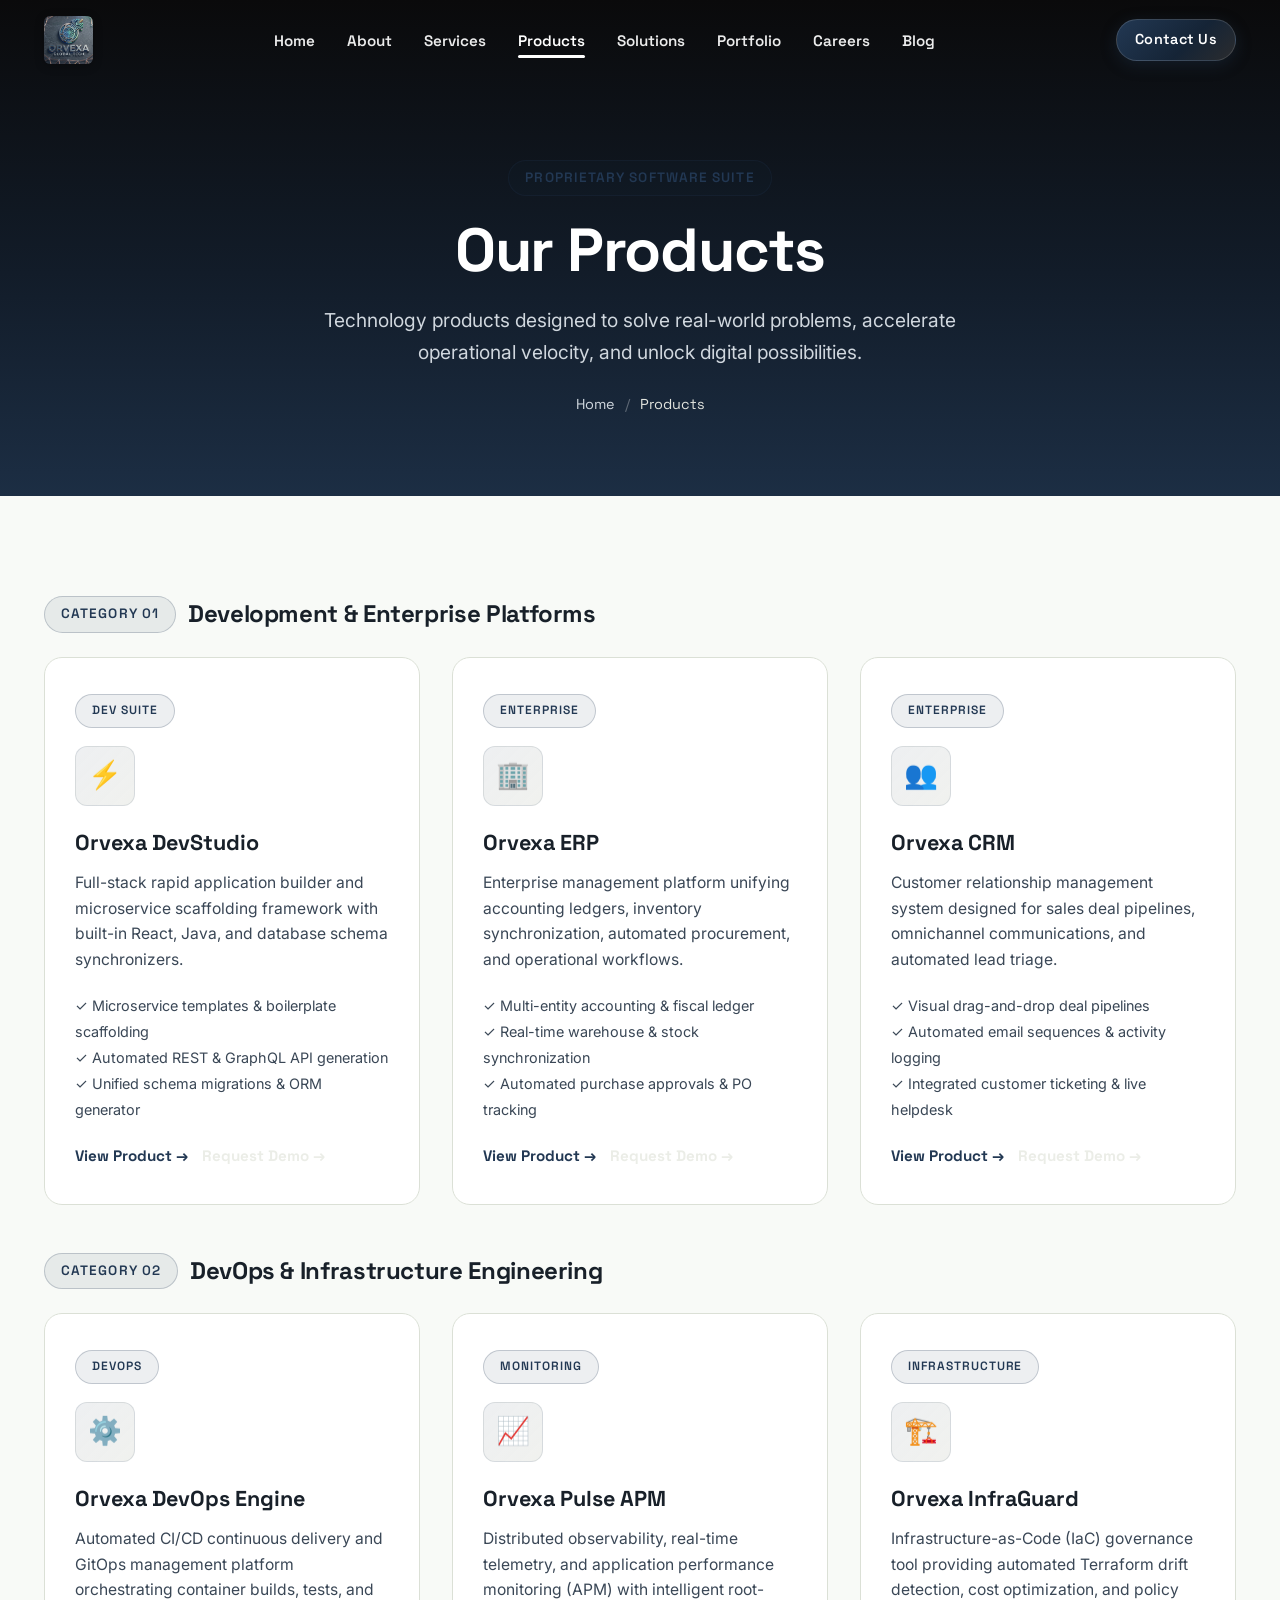
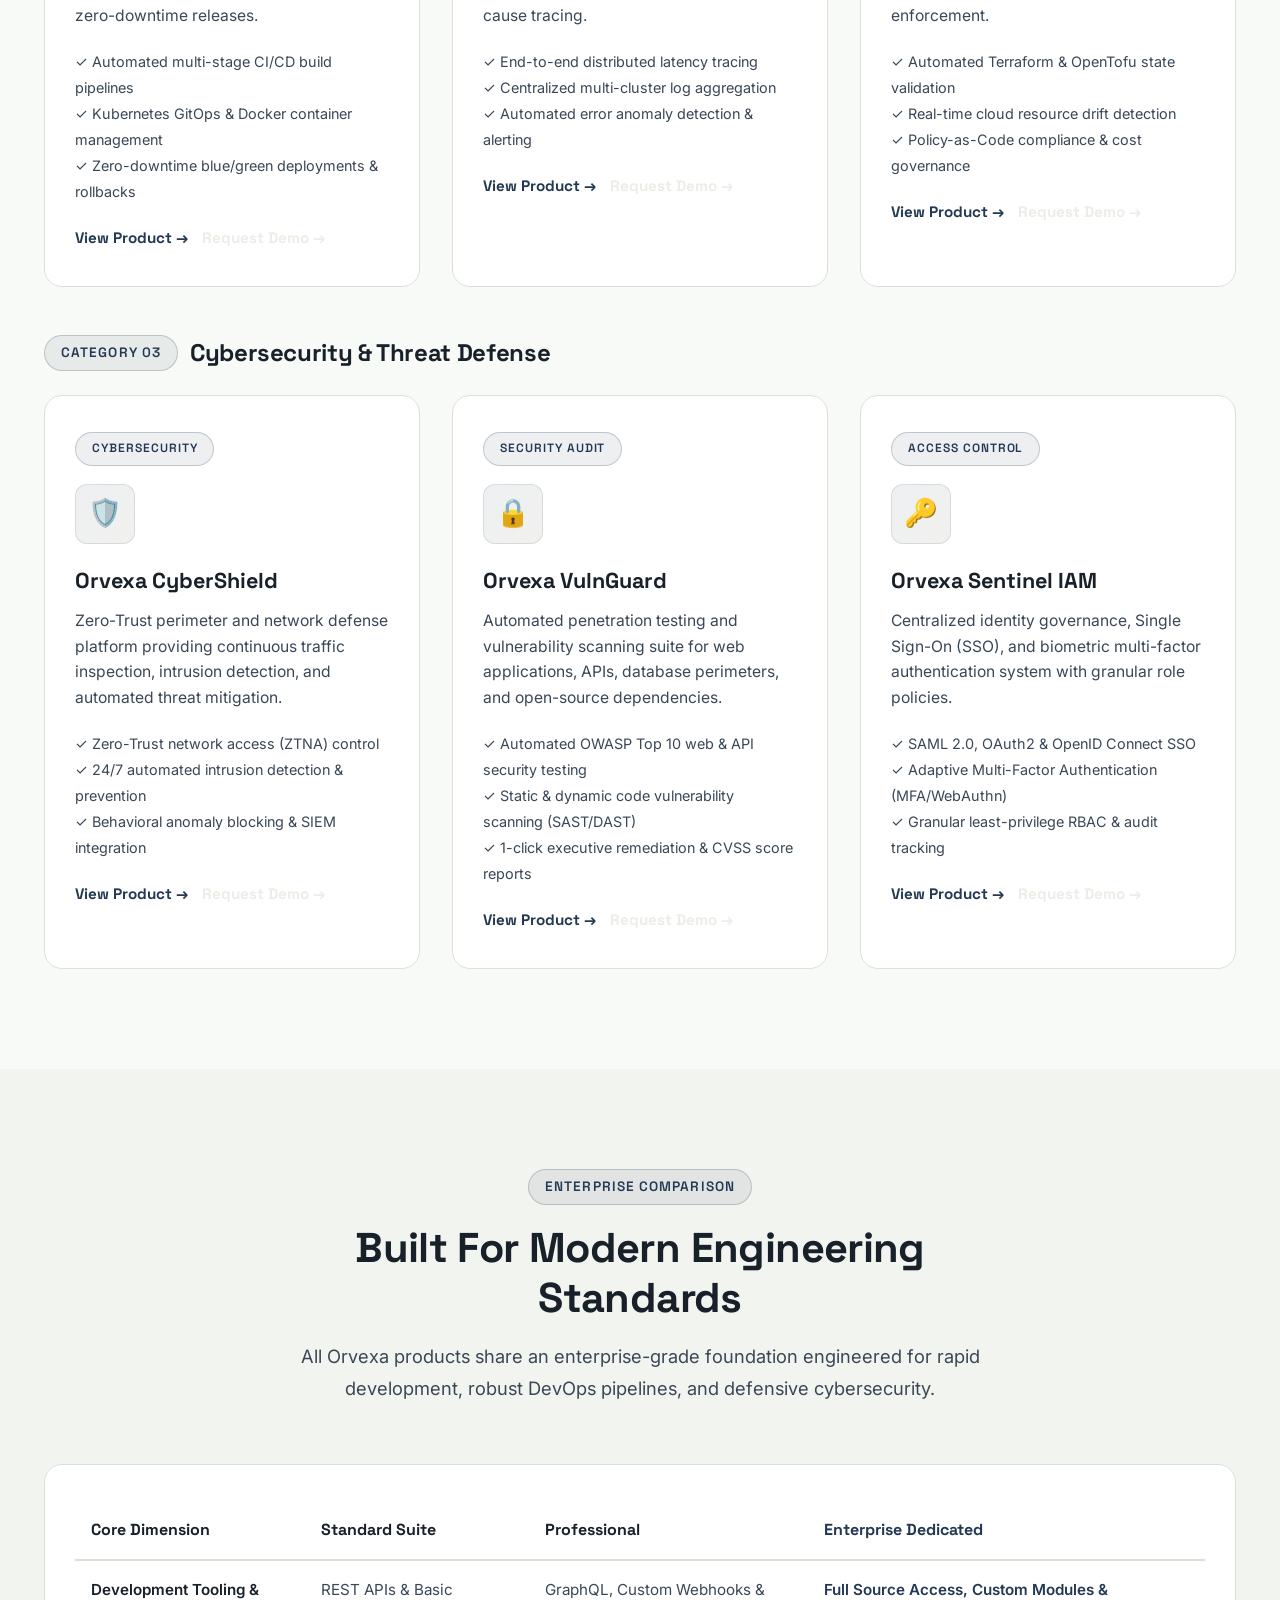
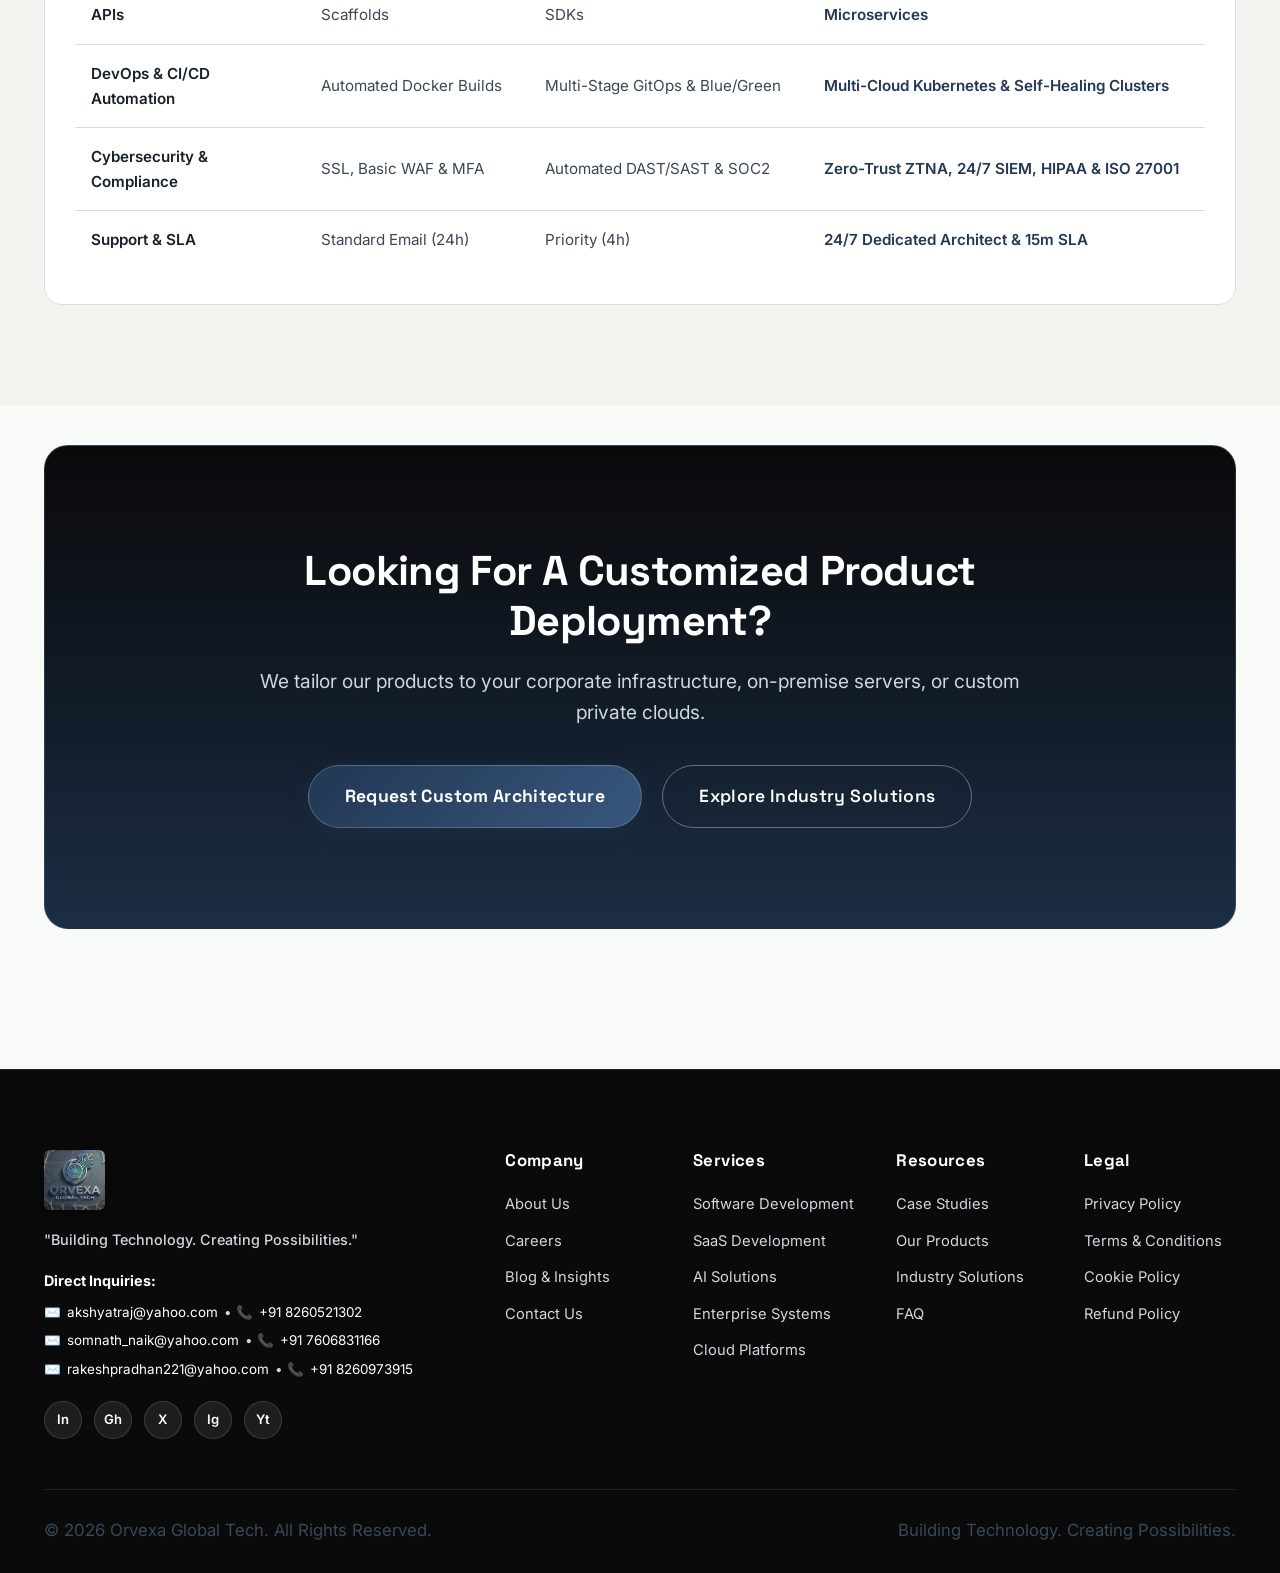
<file: pages/products.html>
<!DOCTYPE html>
<html lang="en">
<head>
  <meta charset="UTF-8">
  <meta name="viewport" content="width=device-width, initial-scale=1.0">
  <title>Our Products | Orvexa Global Tech - Development, DevOps & Cybersecurity</title>
  <meta name="description" content="Explore Orvexa Global Tech's enterprise software products spanning Custom Application Development, DevOps Automation, and Zero-Trust Cybersecurity suites.">
  <link rel="canonical" href="https://orvexaglobaltech.com/pages/products.html">
  <meta name="theme-color" content="#223853">

  <!-- Open Graph / Social Media -->
  <meta property="og:type" content="website">
  <meta property="og:site_name" content="Orvexa Global Tech">
  <meta property="og:title" content="Our Products | Orvexa Global Tech">
  <meta property="og:description" content="Explore Orvexa DevStudio, DevOps Engine, CyberShield, and VulnGuard enterprise software platforms.">
  <meta property="og:url" content="https://orvexaglobaltech.com/pages/products.html">
  <meta property="og:image" content="https://orvexaglobaltech.com/assets/logo-mark.png">
  <meta property="og:locale" content="en_US">

  <!-- Twitter Card -->
  <meta name="twitter:card" content="summary_large_image">
  <meta name="twitter:site" content="@ORVEXA">
  <meta name="twitter:title" content="Our Products | Orvexa Global Tech">
  <meta name="twitter:description" content="Explore Orvexa DevStudio, DevOps Engine, CyberShield, and VulnGuard enterprise software platforms.">
  <meta name="twitter:image" content="https://orvexaglobaltech.com/assets/logo-mark.png">

  <link rel="icon" type="image/png" href="../assets/favicon.png">
  <link rel="stylesheet" href="../css/style.css">
  <link rel="stylesheet" href="../css/animations.css">
  <link rel="stylesheet" href="../css/responsive.css">

  <!-- Breadcrumb Schema -->
  <script type="application/ld+json">
  {
    "@context": "https://schema.org",
    "@type": "BreadcrumbList",
    "itemListElement": [
      { "@type": "ListItem", "position": 1, "name": "Home", "item": "https://orvexaglobaltech.com/" },
      { "@type": "ListItem", "position": 2, "name": "Products", "item": "https://orvexaglobaltech.com/pages/products.html" }
    ]
  }
  </script>
</head>
<body>

  <!-- Navigation -->
  <header class="navbar on-dark-hero" id="navbar">
    <div class="container navbar-container">
      <a href="../index.html" class="nav-brand" aria-label="Orvexa Global Tech Home">
        <img src="../assets/logo-mark.png" alt="Orvexa Global Tech Logo">
      </a>
      <nav aria-label="Primary Navigation">
        <ul class="nav-menu">
          <li class="nav-item"><a href="../index.html" class="nav-link">Home</a></li>
          <li class="nav-item"><a href="about.html" class="nav-link">About</a></li>
          <li class="nav-item"><a href="services.html" class="nav-link">Services</a></li>
          <li class="nav-item"><a href="products.html" class="nav-link active">Products</a></li>
          <li class="nav-item"><a href="solutions.html" class="nav-link">Solutions</a></li>
          <li class="nav-item"><a href="portfolio.html" class="nav-link">Portfolio</a></li>
          <li class="nav-item"><a href="careers.html" class="nav-link">Careers</a></li>
          <li class="nav-item"><a href="blog.html" class="nav-link">Blog</a></li>
          <li class="nav-item nav-menu-cta"><a href="contact.html" class="btn btn-primary btn-sm">Contact Us</a></li>
        </ul>
      </nav>
      <div class="nav-actions">
        <a href="contact.html" class="btn btn-primary btn-sm">Contact Us</a>
        <button class="hamburger" aria-label="Toggle navigation menu"><span></span><span></span><span></span></button>
      </div>
    </div>
  </header>

  <!-- Page Hero -->
  <section class="page-hero">
    <div class="container reveal">
      <span class="section-badge">Proprietary Software Suite</span>
      <h1>Our Products</h1>
      <p>Technology products designed to solve real-world problems, accelerate operational velocity, and unlock digital possibilities.</p>
      <div class="breadcrumb">
        <a href="../index.html">Home</a>
        <span class="divider">/</span>
        <span>Products</span>
      </div>
    </div>
  </section>

  <!-- Products Showcase (Development, DevOps & Cybersecurity) -->
  <section class="section">
    <div class="container">
      <!-- Section Category 1: Software & Enterprise Development -->
      <div style="margin-bottom: 48px;">
        <div style="display: flex; align-items: center; gap: 12px; margin-bottom: 24px;">
          <span class="section-badge" style="margin-bottom: 0;">Category 01</span>
          <h2 style="font-size: 1.5rem; margin: 0;">Development &amp; Enterprise Platforms</h2>
        </div>
        <div class="grid-3">
          <!-- Product 01: DevStudio -->
          <div class="card card-glow-hover reveal delay-100">
            <span class="section-badge" style="font-size: 0.75rem;">Dev Suite</span>
            <div class="card-icon">⚡</div>
            <h3 class="card-title">Orvexa DevStudio</h3>
            <p class="card-text">Full-stack rapid application builder and microservice scaffolding framework with built-in React, Java, and database schema synchronizers.</p>
            <ul style="color: var(--text-muted); font-size: 0.9rem; margin-bottom: 20px; line-height: 1.8;">
              <li>✓ Microservice templates & boilerplate scaffolding</li>
              <li>✓ Automated REST &amp; GraphQL API generation</li>
              <li>✓ Unified schema migrations & ORM generator</li>
            </ul>
            <div style="display: flex; gap: 14px; flex-wrap: wrap;">
              <a href="#productDetailsModal" class="card-link" data-modal-target="productDetailsModal" data-product-name="Orvexa DevStudio">View Product →</a>
              <a href="#" class="card-link text-emerald" data-modal-target="demoModal" data-product-name="Orvexa DevStudio">Request Demo →</a>
            </div>
          </div>

          <!-- Product 02: ERP -->
          <div class="card card-glow-hover reveal delay-200">
            <span class="section-badge" style="font-size: 0.75rem;">Enterprise</span>
            <div class="card-icon">🏢</div>
            <h3 class="card-title">Orvexa ERP</h3>
            <p class="card-text">Enterprise management platform unifying accounting ledgers, inventory synchronization, automated procurement, and operational workflows.</p>
            <ul style="color: var(--text-muted); font-size: 0.9rem; margin-bottom: 20px; line-height: 1.8;">
              <li>✓ Multi-entity accounting &amp; fiscal ledger</li>
              <li>✓ Real-time warehouse &amp; stock synchronization</li>
              <li>✓ Automated purchase approvals &amp; PO tracking</li>
            </ul>
            <div style="display: flex; gap: 14px; flex-wrap: wrap;">
              <a href="#productDetailsModal" class="card-link" data-modal-target="productDetailsModal" data-product-name="Orvexa ERP">View Product →</a>
              <a href="#" class="card-link text-emerald" data-modal-target="demoModal" data-product-name="Orvexa ERP">Request Demo →</a>
            </div>
          </div>

          <!-- Product 03: CRM -->
          <div class="card card-glow-hover reveal delay-300">
            <span class="section-badge" style="font-size: 0.75rem;">Enterprise</span>
            <div class="card-icon">👥</div>
            <h3 class="card-title">Orvexa CRM</h3>
            <p class="card-text">Customer relationship management system designed for sales deal pipelines, omnichannel communications, and automated lead triage.</p>
            <ul style="color: var(--text-muted); font-size: 0.9rem; margin-bottom: 20px; line-height: 1.8;">
              <li>✓ Visual drag-and-drop deal pipelines</li>
              <li>✓ Automated email sequences &amp; activity logging</li>
              <li>✓ Integrated customer ticketing &amp; live helpdesk</li>
            </ul>
            <div style="display: flex; gap: 14px; flex-wrap: wrap;">
              <a href="#productDetailsModal" class="card-link" data-modal-target="productDetailsModal" data-product-name="Orvexa CRM">View Product →</a>
              <a href="#" class="card-link text-emerald" data-modal-target="demoModal" data-product-name="Orvexa CRM">Request Demo →</a>
            </div>
          </div>
        </div>
      </div>

      <!-- Section Category 2: DevOps & Infrastructure -->
      <div style="margin-bottom: 48px;">
        <div style="display: flex; align-items: center; gap: 12px; margin-bottom: 24px;">
          <span class="section-badge" style="margin-bottom: 0;">Category 02</span>
          <h2 style="font-size: 1.5rem; margin: 0;">DevOps &amp; Infrastructure Engineering</h2>
        </div>
        <div class="grid-3">
          <!-- Product 04: DevOps Engine -->
          <div class="card card-glow-hover reveal delay-100">
            <span class="section-badge" style="font-size: 0.75rem;">DevOps</span>
            <div class="card-icon">⚙️</div>
            <h3 class="card-title">Orvexa DevOps Engine</h3>
            <p class="card-text">Automated CI/CD continuous delivery and GitOps management platform orchestrating container builds, tests, and zero-downtime releases.</p>
            <ul style="color: var(--text-muted); font-size: 0.9rem; margin-bottom: 20px; line-height: 1.8;">
              <li>✓ Automated multi-stage CI/CD build pipelines</li>
              <li>✓ Kubernetes GitOps &amp; Docker container management</li>
              <li>✓ Zero-downtime blue/green deployments &amp; rollbacks</li>
            </ul>
            <div style="display: flex; gap: 14px; flex-wrap: wrap;">
              <a href="#productDetailsModal" class="card-link" data-modal-target="productDetailsModal" data-product-name="Orvexa DevOps Engine">View Product →</a>
              <a href="#" class="card-link text-emerald" data-modal-target="demoModal" data-product-name="Orvexa DevOps Engine">Request Demo →</a>
            </div>
          </div>

          <!-- Product 05: Pulse APM -->
          <div class="card card-glow-hover reveal delay-200">
            <span class="section-badge" style="font-size: 0.75rem;">Monitoring</span>
            <div class="card-icon">📈</div>
            <h3 class="card-title">Orvexa Pulse APM</h3>
            <p class="card-text">Distributed observability, real-time telemetry, and application performance monitoring (APM) with intelligent root-cause tracing.</p>
            <ul style="color: var(--text-muted); font-size: 0.9rem; margin-bottom: 20px; line-height: 1.8;">
              <li>✓ End-to-end distributed latency tracing</li>
              <li>✓ Centralized multi-cluster log aggregation</li>
              <li>✓ Automated error anomaly detection &amp; alerting</li>
            </ul>
            <div style="display: flex; gap: 14px; flex-wrap: wrap;">
              <a href="#productDetailsModal" class="card-link" data-modal-target="productDetailsModal" data-product-name="Orvexa Pulse APM">View Product →</a>
              <a href="#" class="card-link text-emerald" data-modal-target="demoModal" data-product-name="Orvexa Pulse APM">Request Demo →</a>
            </div>
          </div>

          <!-- Product 06: InfraGuard -->
          <div class="card card-glow-hover reveal delay-300">
            <span class="section-badge" style="font-size: 0.75rem;">Infrastructure</span>
            <div class="card-icon">🏗️</div>
            <h3 class="card-title">Orvexa InfraGuard</h3>
            <p class="card-text">Infrastructure-as-Code (IaC) governance tool providing automated Terraform drift detection, cost optimization, and policy enforcement.</p>
            <ul style="color: var(--text-muted); font-size: 0.9rem; margin-bottom: 20px; line-height: 1.8;">
              <li>✓ Automated Terraform &amp; OpenTofu state validation</li>
              <li>✓ Real-time cloud resource drift detection</li>
              <li>✓ Policy-as-Code compliance &amp; cost governance</li>
            </ul>
            <div style="display: flex; gap: 14px; flex-wrap: wrap;">
              <a href="#productDetailsModal" class="card-link" data-modal-target="productDetailsModal" data-product-name="Orvexa InfraGuard">View Product →</a>
              <a href="#" class="card-link text-emerald" data-modal-target="demoModal" data-product-name="Orvexa InfraGuard">Request Demo →</a>
            </div>
          </div>
        </div>
      </div>

      <!-- Section Category 3: Cybersecurity & Threat Defense -->
      <div>
        <div style="display: flex; align-items: center; gap: 12px; margin-bottom: 24px;">
          <span class="section-badge" style="margin-bottom: 0;">Category 03</span>
          <h2 style="font-size: 1.5rem; margin: 0;">Cybersecurity &amp; Threat Defense</h2>
        </div>
        <div class="grid-3">
          <!-- Product 07: CyberShield -->
          <div class="card card-glow-hover reveal delay-100">
            <span class="section-badge" style="font-size: 0.75rem;">Cybersecurity</span>
            <div class="card-icon">🛡️</div>
            <h3 class="card-title">Orvexa CyberShield</h3>
            <p class="card-text">Zero-Trust perimeter and network defense platform providing continuous traffic inspection, intrusion detection, and automated threat mitigation.</p>
            <ul style="color: var(--text-muted); font-size: 0.9rem; margin-bottom: 20px; line-height: 1.8;">
              <li>✓ Zero-Trust network access (ZTNA) control</li>
              <li>✓ 24/7 automated intrusion detection &amp; prevention</li>
              <li>✓ Behavioral anomaly blocking &amp; SIEM integration</li>
            </ul>
            <div style="display: flex; gap: 14px; flex-wrap: wrap;">
              <a href="#productDetailsModal" class="card-link" data-modal-target="productDetailsModal" data-product-name="Orvexa CyberShield">View Product →</a>
              <a href="#" class="card-link text-emerald" data-modal-target="demoModal" data-product-name="Orvexa CyberShield">Request Demo →</a>
            </div>
          </div>

          <!-- Product 08: VulnGuard -->
          <div class="card card-glow-hover reveal delay-200">
            <span class="section-badge" style="font-size: 0.75rem;">Security Audit</span>
            <div class="card-icon">🔒</div>
            <h3 class="card-title">Orvexa VulnGuard</h3>
            <p class="card-text">Automated penetration testing and vulnerability scanning suite for web applications, APIs, database perimeters, and open-source dependencies.</p>
            <ul style="color: var(--text-muted); font-size: 0.9rem; margin-bottom: 20px; line-height: 1.8;">
              <li>✓ Automated OWASP Top 10 web &amp; API security testing</li>
              <li>✓ Static &amp; dynamic code vulnerability scanning (SAST/DAST)</li>
              <li>✓ 1-click executive remediation &amp; CVSS score reports</li>
            </ul>
            <div style="display: flex; gap: 14px; flex-wrap: wrap;">
              <a href="#productDetailsModal" class="card-link" data-modal-target="productDetailsModal" data-product-name="Orvexa VulnGuard">View Product →</a>
              <a href="#" class="card-link text-emerald" data-modal-target="demoModal" data-product-name="Orvexa VulnGuard">Request Demo →</a>
            </div>
          </div>

          <!-- Product 09: Sentinel IAM -->
          <div class="card card-glow-hover reveal delay-300">
            <span class="section-badge" style="font-size: 0.75rem;">Access Control</span>
            <div class="card-icon">🔑</div>
            <h3 class="card-title">Orvexa Sentinel IAM</h3>
            <p class="card-text">Centralized identity governance, Single Sign-On (SSO), and biometric multi-factor authentication system with granular role policies.</p>
            <ul style="color: var(--text-muted); font-size: 0.9rem; margin-bottom: 20px; line-height: 1.8;">
              <li>✓ SAML 2.0, OAuth2 &amp; OpenID Connect SSO</li>
              <li>✓ Adaptive Multi-Factor Authentication (MFA/WebAuthn)</li>
              <li>✓ Granular least-privilege RBAC &amp; audit tracking</li>
            </ul>
            <div style="display: flex; gap: 14px; flex-wrap: wrap;">
              <a href="#productDetailsModal" class="card-link" data-modal-target="productDetailsModal" data-product-name="Orvexa Sentinel IAM">View Product →</a>
              <a href="#" class="card-link text-emerald" data-modal-target="demoModal" data-product-name="Orvexa Sentinel IAM">Request Demo →</a>
            </div>
          </div>
        </div>
      </div>
    </div>
  </section>

  <!-- Product Feature Comparison Matrix -->
  <section class="section section-soft">
    <div class="container">
      <div class="section-header reveal">
        <span class="section-badge">Enterprise Comparison</span>
        <h2 class="section-title">Built For Modern Engineering Standards</h2>
        <p class="section-desc">All Orvexa products share an enterprise-grade foundation engineered for rapid development, robust DevOps pipelines, and defensive cybersecurity.</p>
      </div>

      <div class="card reveal" style="overflow-x: auto;">
        <table style="width: 100%; border-collapse: collapse; text-align: left; min-width: 600px;">
          <thead>
            <tr style="border-bottom: 2px solid var(--border-subtle); color: var(--text-main); font-family: var(--font-heading);">
              <th style="padding: 16px;">Core Dimension</th>
              <th style="padding: 16px;">Standard Suite</th>
              <th style="padding: 16px;">Professional</th>
              <th style="padding: 16px; color: var(--color-accent-blue);">Enterprise Dedicated</th>
            </tr>
          </thead>
          <tbody style="color: var(--text-muted); font-size: 0.95rem;">
            <tr style="border-bottom: 1px solid var(--border-subtle);">
              <td style="padding: 16px; font-weight: 600; color: var(--text-main);">Development Tooling &amp; APIs</td>
              <td style="padding: 16px;">REST APIs &amp; Basic Scaffolds</td>
              <td style="padding: 16px;">GraphQL, Custom Webhooks &amp; SDKs</td>
              <td style="padding: 16px; font-weight: 600; color: var(--color-accent-green);">Full Source Access, Custom Modules &amp; Microservices</td>
            </tr>
            <tr style="border-bottom: 1px solid var(--border-subtle);">
              <td style="padding: 16px; font-weight: 600; color: var(--text-main);">DevOps &amp; CI/CD Automation</td>
              <td style="padding: 16px;">Automated Docker Builds</td>
              <td style="padding: 16px;">Multi-Stage GitOps &amp; Blue/Green</td>
              <td style="padding: 16px; font-weight: 600; color: var(--color-accent-green);">Multi-Cloud Kubernetes &amp; Self-Healing Clusters</td>
            </tr>
            <tr style="border-bottom: 1px solid var(--border-subtle);">
              <td style="padding: 16px; font-weight: 600; color: var(--text-main);">Cybersecurity &amp; Compliance</td>
              <td style="padding: 16px;">SSL, Basic WAF &amp; MFA</td>
              <td style="padding: 16px;">Automated DAST/SAST &amp; SOC2</td>
              <td style="padding: 16px; font-weight: 600; color: var(--color-accent-green);">Zero-Trust ZTNA, 24/7 SIEM, HIPAA &amp; ISO 27001</td>
            </tr>
            <tr>
              <td style="padding: 16px; font-weight: 600; color: var(--text-main);">Support &amp; SLA</td>
              <td style="padding: 16px;">Standard Email (24h)</td>
              <td style="padding: 16px;">Priority (4h)</td>
              <td style="padding: 16px; font-weight: 600; color: var(--color-accent-green);">24/7 Dedicated Architect &amp; 15m SLA</td>
            </tr>
          </tbody>
        </table>
      </div>
    </div>
  </section>

  <!-- CTA -->
  <section class="section" style="padding-top: 0;">
    <div class="container">
      <div class="cta-section reveal">
        <div class="cta-box">
          <h2>Looking For A Customized Product Deployment?</h2>
          <p>We tailor our products to your corporate infrastructure, on-premise servers, or custom private clouds.</p>
          <div style="display: flex; justify-content: center; gap: 20px; flex-wrap: wrap;">
            <a href="contact.html" class="btn btn-glow-green btn-lg">Request Custom Architecture</a>
            <a href="solutions.html" class="btn btn-outline-white btn-lg">Explore Industry Solutions</a>
          </div>
        </div>
      </div>
    </div>
  </section>

  <!-- Footer -->
  <footer class="footer">
    <div class="container">
      <div class="footer-grid">
        <div class="footer-brand">
          <img src="../assets/logo-mark.png" alt="Orvexa Global Tech Logo">
          <p class="footer-tagline">"Building Technology. Creating Possibilities."</p>
          <div class="footer-contact-direct">
            <p style="font-weight: 700; color: #ffffff; margin-bottom: 2px;">Direct Inquiries:</p>
            <div>✉️ <a href="mailto:akshyatraj@yahoo.com">akshyatraj@yahoo.com</a> • 📞 <a href="tel:+918260521302">+91 8260521302</a></div>
            <div>✉️ <a href="mailto:somnath_naik@yahoo.com">somnath_naik@yahoo.com</a> • 📞 <a href="tel:+917606831166">+91 7606831166</a></div>
            <div>✉️ <a href="mailto:rakeshpradhan221@yahoo.com">rakeshpradhan221@yahoo.com</a> • 📞 <a href="tel:+918260973915">+91 8260973915</a></div>
          </div>
          <div class="footer-social">
            <a href="https://linkedin.com" target="_blank" rel="noopener" class="social-link">In</a>
            <a href="https://github.com/ORVEXA-GLOBAL-TECH" target="_blank" rel="noopener" class="social-link">Gh</a>
            <a href="https://x.com" target="_blank" rel="noopener" class="social-link">X</a>
            <a href="https://instagram.com" target="_blank" rel="noopener" class="social-link">Ig</a>
            <a href="https://youtube.com" target="_blank" rel="noopener" class="social-link">Yt</a>
          </div>
        </div>
        <div>
          <h4 class="footer-title">Company</h4>
          <ul class="footer-links">
            <li><a href="about.html">About Us</a></li>
            <li><a href="careers.html">Careers</a></li>
            <li><a href="blog.html">Blog & Insights</a></li>
            <li><a href="contact.html">Contact Us</a></li>
          </ul>
        </div>
        <div>
          <h4 class="footer-title">Services</h4>
          <ul class="footer-links">
            <li><a href="services.html">Software Development</a></li>
            <li><a href="services.html">SaaS Development</a></li>
            <li><a href="services.html">AI Solutions</a></li>
            <li><a href="services.html">Enterprise Systems</a></li>
            <li><a href="services.html">Cloud Platforms</a></li>
          </ul>
        </div>
        <div>
          <h4 class="footer-title">Resources</h4>
          <ul class="footer-links">
            <li><a href="portfolio.html">Case Studies</a></li>
            <li><a href="products.html">Our Products</a></li>
            <li><a href="solutions.html">Industry Solutions</a></li>
            <li><a href="../index.html#faq">FAQ</a></li>
          </ul>
        </div>
        <div>
          <h4 class="footer-title">Legal</h4>
          <ul class="footer-links">
            <li><a href="privacy.html">Privacy Policy</a></li>
            <li><a href="terms.html">Terms & Conditions</a></li>
            <li><a href="cookies.html">Cookie Policy</a></li>
            <li><a href="refund.html">Refund Policy</a></li>
          </ul>
        </div>
      </div>
      <div class="footer-bottom">
        <p>© <span class="current-year">2026</span> Orvexa Global Tech. All Rights Reserved.</p>
        <p>Building Technology. Creating Possibilities.</p>
      </div>
    </div>
  </footer>

  <!-- Product Quick Details Modal -->
  <div class="modal-overlay" id="productDetailsModal">
    <div class="modal-content">
      <button class="modal-close" data-modal-close>&times;</button>
      <h3 style="margin-bottom: 8px;">Product Overview</h3>
      <p style="color: var(--text-muted); font-size: 0.95rem; margin-bottom: 20px;">Detailed architectural summary and deployment options.</p>
      <div style="background: var(--bg-surface-soft); padding: 20px; border-radius: var(--radius-md); margin-bottom: 24px;">
        <h4 style="margin-bottom: 8px; color: var(--color-primary);" id="modalProductTitle">Orvexa Enterprise Suite</h4>
        <p style="font-size: 0.95rem; color: var(--text-muted); line-height: 1.6;">
          Engineered with multi-tenant partitioning, REST/GraphQL APIs, role-based access control, and 99.99% uptime guarantee. Contact our engineering team for on-premise installation, private cloud hosting, or customized workflow modules.
        </p>
      </div>
      <div style="display: flex; justify-content: flex-end; gap: 12px;">
        <button class="btn btn-secondary" data-modal-close>Close</button>
        <a href="contact.html" class="btn btn-primary">Speak With Architect</a>
      </div>
    </div>
  </div>

  <!-- Demo Modal -->
  <div class="modal-overlay" id="demoModal">
    <div class="modal-content">
      <button class="modal-close" data-modal-close>&times;</button>
      <h3 style="margin-bottom: 8px;">Request Product Demo</h3>
      <p style="color: var(--text-muted); font-size: 0.95rem; margin-bottom: 24px;">Schedule a live personalized demonstration with our technical specialists.</p>
      <form id="productDemoForm" action="https://formsubmit.co/akshyatraj@yahoo.com" method="POST">
        <input type="hidden" name="_cc" value="somnath_naik@yahoo.com,rakeshpradhan221@yahoo.com">
        <input type="hidden" name="_subject" value="New Product Demo Request - Orvexa Global Tech">
        <input type="hidden" name="_template" value="table">
        <input type="hidden" name="_captcha" value="false">
        <div class="form-group">
          <label class="form-label">Product Selected</label>
          <input type="text" name="productRequested" class="form-control" readonly value="Orvexa DevStudio">
        </div>
        <div class="form-group">
          <label class="form-label">Work Email</label>
          <input type="email" class="form-control" required placeholder="you@company.com">
        </div>
        <div class="form-group">
          <label class="form-label">Full Name</label>
          <input type="text" class="form-control" required placeholder="Your full name">
        </div>
        <button type="submit" class="btn btn-primary" style="width: 100%;">Schedule Live Demo</button>
      </form>
    </div>
  </div>

  <script src="../js/navigation.js"></script>
  <script src="../js/animations.js"></script>
  <script src="../js/forms.js"></script>
  <script src="../js/security.js"></script>
  <script src="../js/main.js"></script>
</body>
</html>
</file>
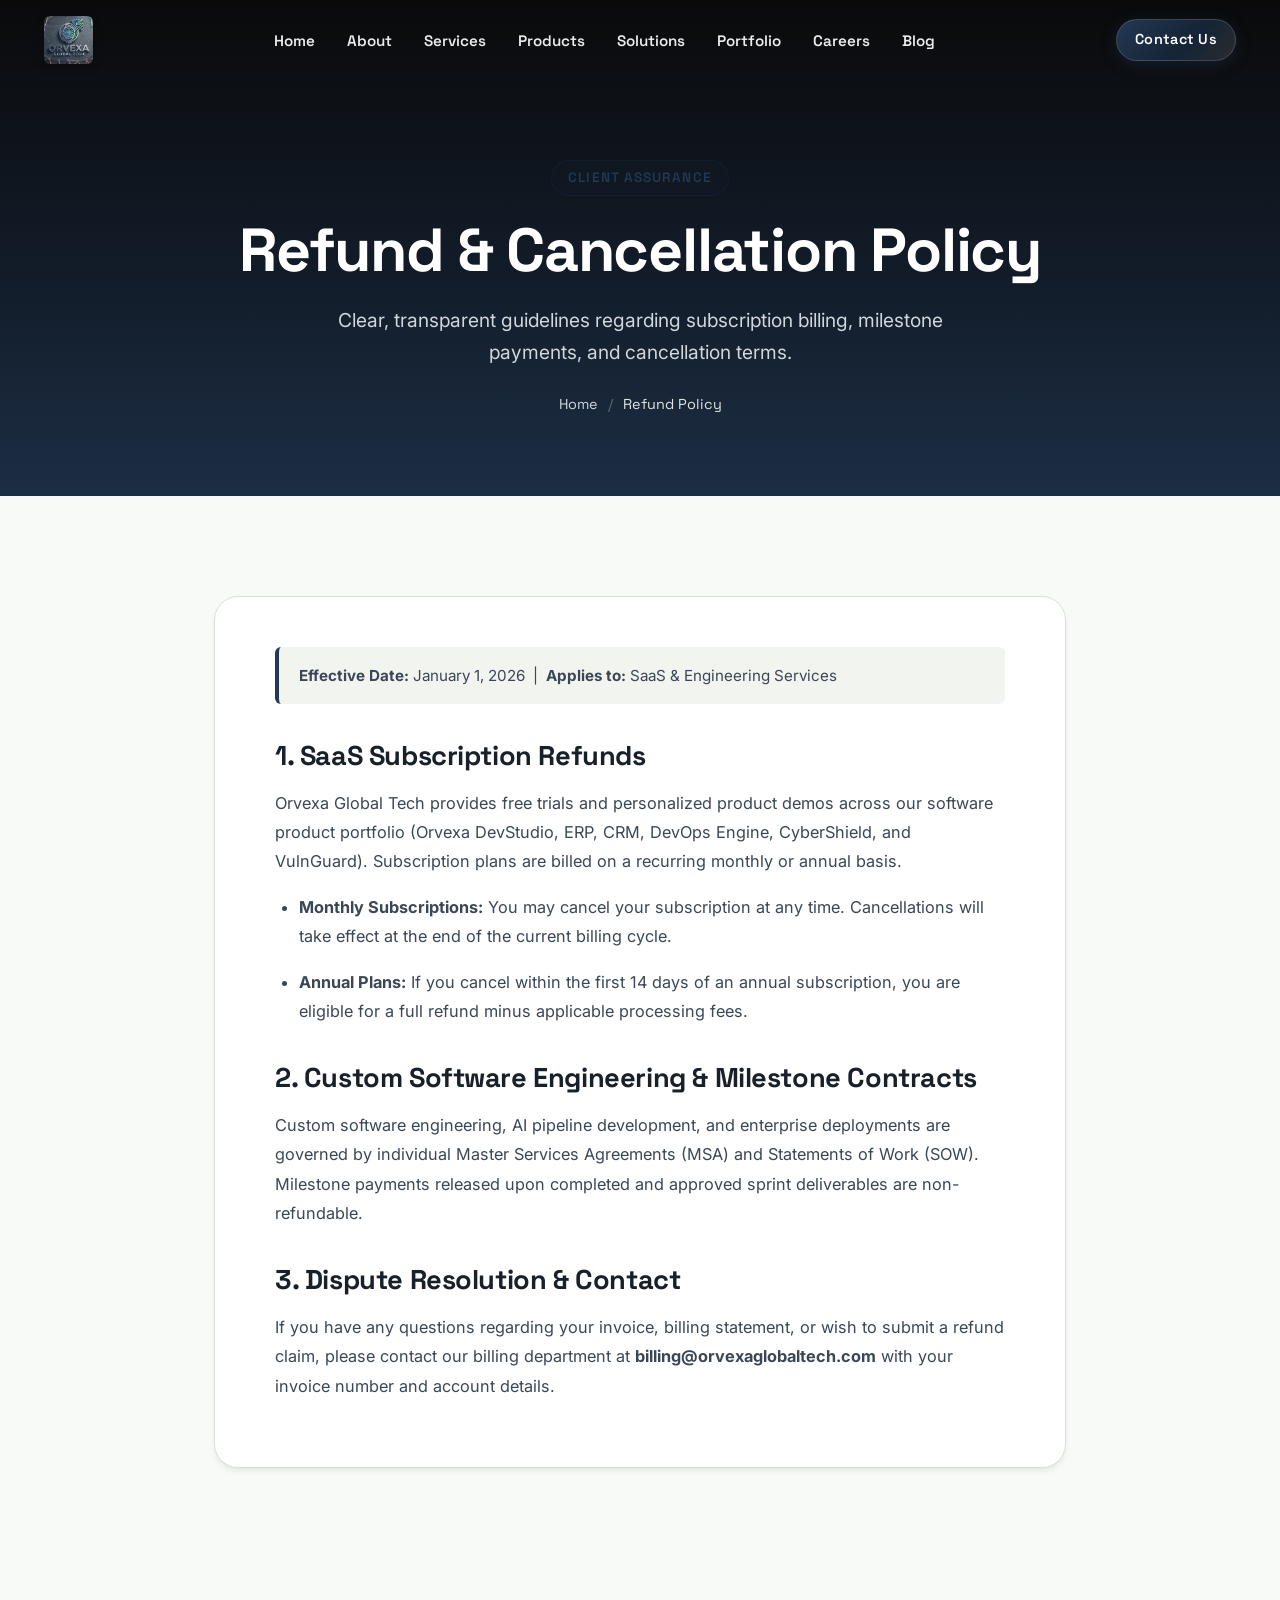
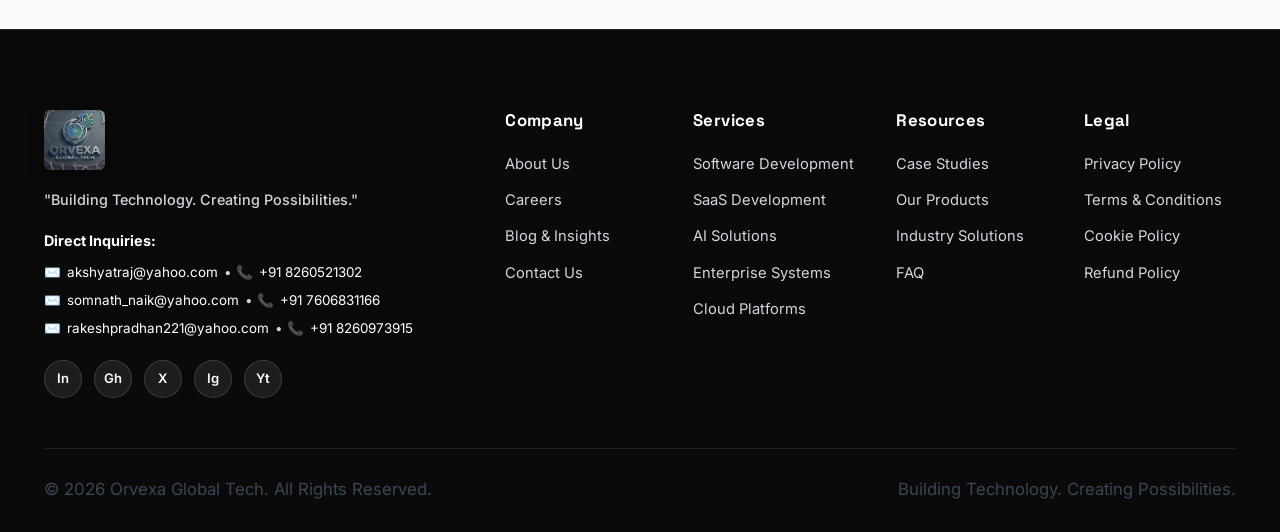
<file: pages/refund.html>
<!DOCTYPE html>
<html lang="en">
<head>
  <meta charset="UTF-8">
  <meta name="viewport" content="width=device-width, initial-scale=1.0">
  <title>Refund & Cancellation Policy | Orvexa Global Tech</title>
  <meta name="description" content="Refund and cancellation terms for Orvexa Global Tech SaaS subscriptions, custom software engineering contracts, and support plans.">
  <meta name="keywords" content="Orvexa refund policy, cancellation terms, SaaS refund, software development service contract">
  <meta name="robots" content="index, follow">
  <meta name="theme-color" content="#060919">
  <link rel="canonical" href="https://orvexaglobaltech.com/pages/refund.html">

  <!-- Open Graph / Facebook -->
  <meta property="og:type" content="website">
  <meta property="og:url" content="https://orvexaglobaltech.com/pages/refund.html">
  <meta property="og:title" content="Refund & Cancellation Policy | Orvexa Global Tech">
  <meta property="og:description" content="Refund and cancellation terms for Orvexa Global Tech SaaS subscriptions, custom software engineering contracts, and support plans.">
  <meta property="og:image" content="https://orvexaglobaltech.com/assets/logo-mark.png">

  <!-- Twitter -->
  <meta name="twitter:card" content="summary_large_image">
  <meta name="twitter:url" content="https://orvexaglobaltech.com/pages/refund.html">
  <meta name="twitter:title" content="Refund & Cancellation Policy | Orvexa Global Tech">
  <meta name="twitter:description" content="Refund and cancellation terms for Orvexa Global Tech SaaS subscriptions, custom software engineering contracts, and support plans.">
  <meta name="twitter:image" content="https://orvexaglobaltech.com/assets/logo-mark.png">

  <!-- Structured Data -->
  <script type="application/ld+json">
  {
    "@context": "https://schema.org",
    "@type": "WebPage",
    "name": "Refund & Cancellation Policy - Orvexa Global Tech",
    "url": "https://orvexaglobaltech.com/pages/refund.html",
    "description": "Refund and cancellation terms for Orvexa Global Tech SaaS subscriptions, custom software engineering contracts, and support plans.",
    "breadcrumb": {
      "@type": "BreadcrumbList",
      "itemListElement": [
        { "@type": "ListItem", "position": 1, "name": "Home", "item": "https://orvexaglobaltech.com/" },
        { "@type": "ListItem", "position": 2, "name": "Refund Policy", "item": "https://orvexaglobaltech.com/pages/refund.html" }
      ]
    }
  }
  </script>

  <link rel="icon" type="image/png" href="../assets/favicon.png">
  <link rel="stylesheet" href="../css/style.css">
  <link rel="stylesheet" href="../css/animations.css">
  <link rel="stylesheet" href="../css/responsive.css">
</head>
<body>

  <!-- Navigation -->
  <header class="navbar on-dark-hero" id="navbar">
    <div class="container navbar-container">
      <a href="../index.html" class="nav-brand" aria-label="Orvexa Global Tech Home">
        <img src="../assets/logo-mark.png" alt="Orvexa Global Tech Logo">
      </a>
      <nav aria-label="Primary Navigation">
        <ul class="nav-menu">
          <li class="nav-item"><a href="../index.html" class="nav-link">Home</a></li>
          <li class="nav-item"><a href="about.html" class="nav-link">About</a></li>
          <li class="nav-item"><a href="services.html" class="nav-link">Services</a></li>
          <li class="nav-item"><a href="products.html" class="nav-link">Products</a></li>
          <li class="nav-item"><a href="solutions.html" class="nav-link">Solutions</a></li>
          <li class="nav-item"><a href="portfolio.html" class="nav-link">Portfolio</a></li>
          <li class="nav-item"><a href="careers.html" class="nav-link">Careers</a></li>
          <li class="nav-item"><a href="blog.html" class="nav-link">Blog</a></li>
          <li class="nav-item nav-menu-cta"><a href="contact.html" class="btn btn-primary btn-sm">Contact Us</a></li>
        </ul>
      </nav>
      <div class="nav-actions">
        <a href="contact.html" class="btn btn-primary btn-sm">Contact Us</a>
        <button class="hamburger" aria-label="Toggle navigation menu"><span></span><span></span><span></span></button>
      </div>
    </div>
  </header>

  <!-- Page Hero -->
  <section class="page-hero">
    <div class="container reveal">
      <span class="section-badge">Client Assurance</span>
      <h1>Refund & Cancellation Policy</h1>
      <p>Clear, transparent guidelines regarding subscription billing, milestone payments, and cancellation terms.</p>
      <div class="breadcrumb">
        <a href="../index.html">Home</a>
        <span class="divider">/</span>
        <span>Refund Policy</span>
      </div>
    </div>
  </section>

  <!-- Content Section -->
  <section class="section">
    <div class="container" style="max-width: 900px;">
      <div class="policy-content reveal">
        <div class="policy-meta">
          <strong>Effective Date:</strong> January 1, 2026 &nbsp;|&nbsp; <strong>Applies to:</strong> SaaS & Engineering Services
        </div>

        <h2>1. SaaS Subscription Refunds</h2>
        <p>
          Orvexa Global Tech provides free trials and personalized product demos across our software product portfolio (Orvexa DevStudio, ERP, CRM, DevOps Engine, CyberShield, and VulnGuard). Subscription plans are billed on a recurring monthly or annual basis.
        </p>
        <ul>
          <li><strong>Monthly Subscriptions:</strong> You may cancel your subscription at any time. Cancellations will take effect at the end of the current billing cycle.</li>
          <li><strong>Annual Plans:</strong> If you cancel within the first 14 days of an annual subscription, you are eligible for a full refund minus applicable processing fees.</li>
        </ul>

        <h2>2. Custom Software Engineering & Milestone Contracts</h2>
        <p>
          Custom software engineering, AI pipeline development, and enterprise deployments are governed by individual Master Services Agreements (MSA) and Statements of Work (SOW). Milestone payments released upon completed and approved sprint deliverables are non-refundable.
        </p>

        <h2>3. Dispute Resolution & Contact</h2>
        <p>
          If you have any questions regarding your invoice, billing statement, or wish to submit a refund claim, please contact our billing department at <strong>billing@orvexaglobaltech.com</strong> with your invoice number and account details.
        </p>
      </div>
    </div>
  </section>

  <!-- Footer -->
  <footer class="footer">
    <div class="container">
      <div class="footer-grid">
        <div class="footer-brand">
          <img src="../assets/logo-mark.png" alt="Orvexa Global Tech Logo">
          <p class="footer-tagline">"Building Technology. Creating Possibilities."</p>
          <div class="footer-contact-direct">
            <p style="font-weight: 700; color: #ffffff; margin-bottom: 2px;">Direct Inquiries:</p>
            <div>✉️ <a href="mailto:akshyatraj@yahoo.com">akshyatraj@yahoo.com</a> • 📞 <a href="tel:+918260521302">+91 8260521302</a></div>
            <div>✉️ <a href="mailto:somnath_naik@yahoo.com">somnath_naik@yahoo.com</a> • 📞 <a href="tel:+917606831166">+91 7606831166</a></div>
            <div>✉️ <a href="mailto:rakeshpradhan221@yahoo.com">rakeshpradhan221@yahoo.com</a> • 📞 <a href="tel:+918260973915">+91 8260973915</a></div>
          </div>
          <div class="footer-social">
            <a href="https://linkedin.com" target="_blank" rel="noopener" class="social-link">In</a>
            <a href="https://github.com/ORVEXA-GLOBAL-TECH" target="_blank" rel="noopener" class="social-link">Gh</a>
            <a href="https://x.com" target="_blank" rel="noopener" class="social-link">X</a>
            <a href="https://instagram.com" target="_blank" rel="noopener" class="social-link">Ig</a>
            <a href="https://youtube.com" target="_blank" rel="noopener" class="social-link">Yt</a>
          </div>
        </div>
        <div>
          <h4 class="footer-title">Company</h4>
          <ul class="footer-links">
            <li><a href="about.html">About Us</a></li>
            <li><a href="careers.html">Careers</a></li>
            <li><a href="blog.html">Blog & Insights</a></li>
            <li><a href="contact.html">Contact Us</a></li>
          </ul>
        </div>
        <div>
          <h4 class="footer-title">Services</h4>
          <ul class="footer-links">
            <li><a href="services.html">Software Development</a></li>
            <li><a href="services.html">SaaS Development</a></li>
            <li><a href="services.html">AI Solutions</a></li>
            <li><a href="services.html">Enterprise Systems</a></li>
            <li><a href="services.html">Cloud Platforms</a></li>
          </ul>
        </div>
        <div>
          <h4 class="footer-title">Resources</h4>
          <ul class="footer-links">
            <li><a href="portfolio.html">Case Studies</a></li>
            <li><a href="products.html">Our Products</a></li>
            <li><a href="solutions.html">Industry Solutions</a></li>
            <li><a href="../index.html#faq">FAQ</a></li>
          </ul>
        </div>
        <div>
          <h4 class="footer-title">Legal</h4>
          <ul class="footer-links">
            <li><a href="privacy.html">Privacy Policy</a></li>
            <li><a href="terms.html">Terms & Conditions</a></li>
            <li><a href="cookies.html">Cookie Policy</a></li>
            <li><a href="refund.html">Refund Policy</a></li>
          </ul>
        </div>
      </div>
      <div class="footer-bottom">
        <p>© <span class="current-year">2026</span> Orvexa Global Tech. All Rights Reserved.</p>
        <p>Building Technology. Creating Possibilities.</p>
      </div>
    </div>
  </footer>

  <script src="../js/navigation.js"></script>
  <script src="../js/animations.js"></script>
  <script src="../js/security.js"></script>
  <script src="../js/main.js"></script>
</body>
</html>
</file>
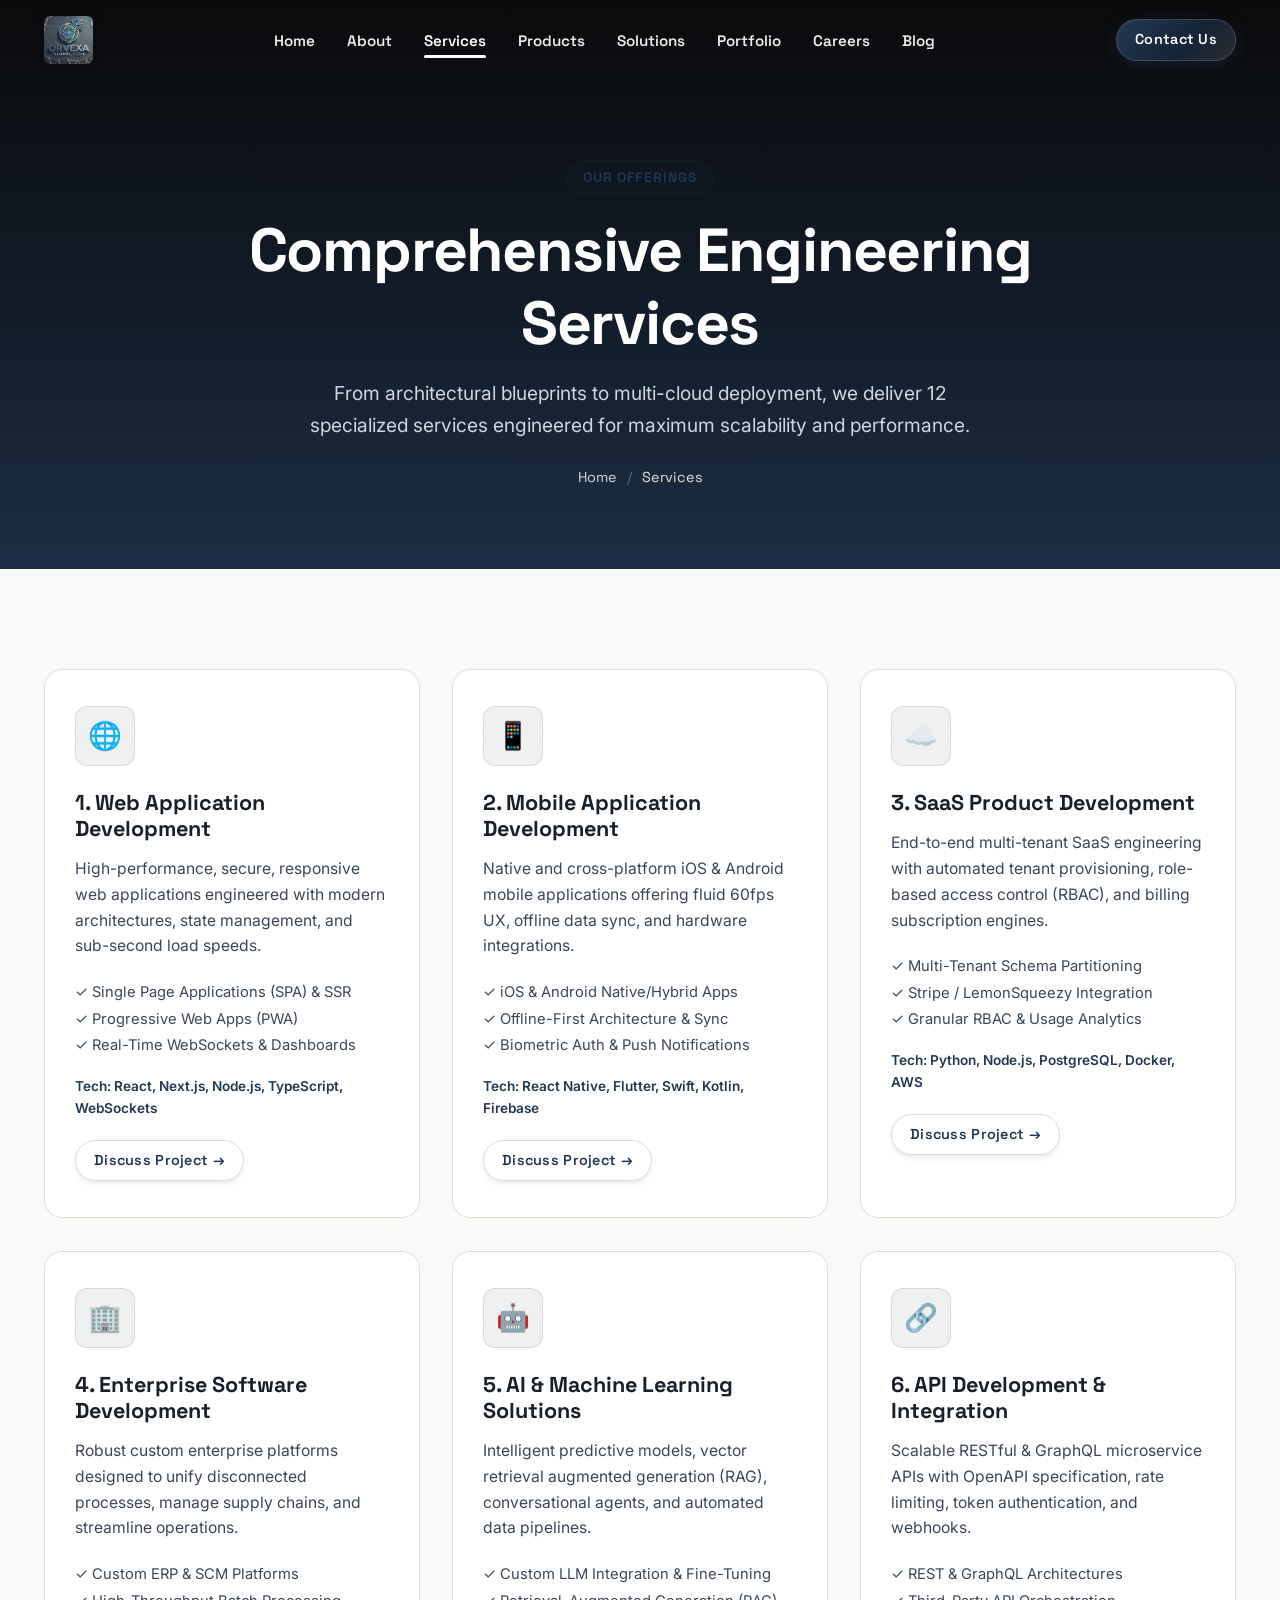
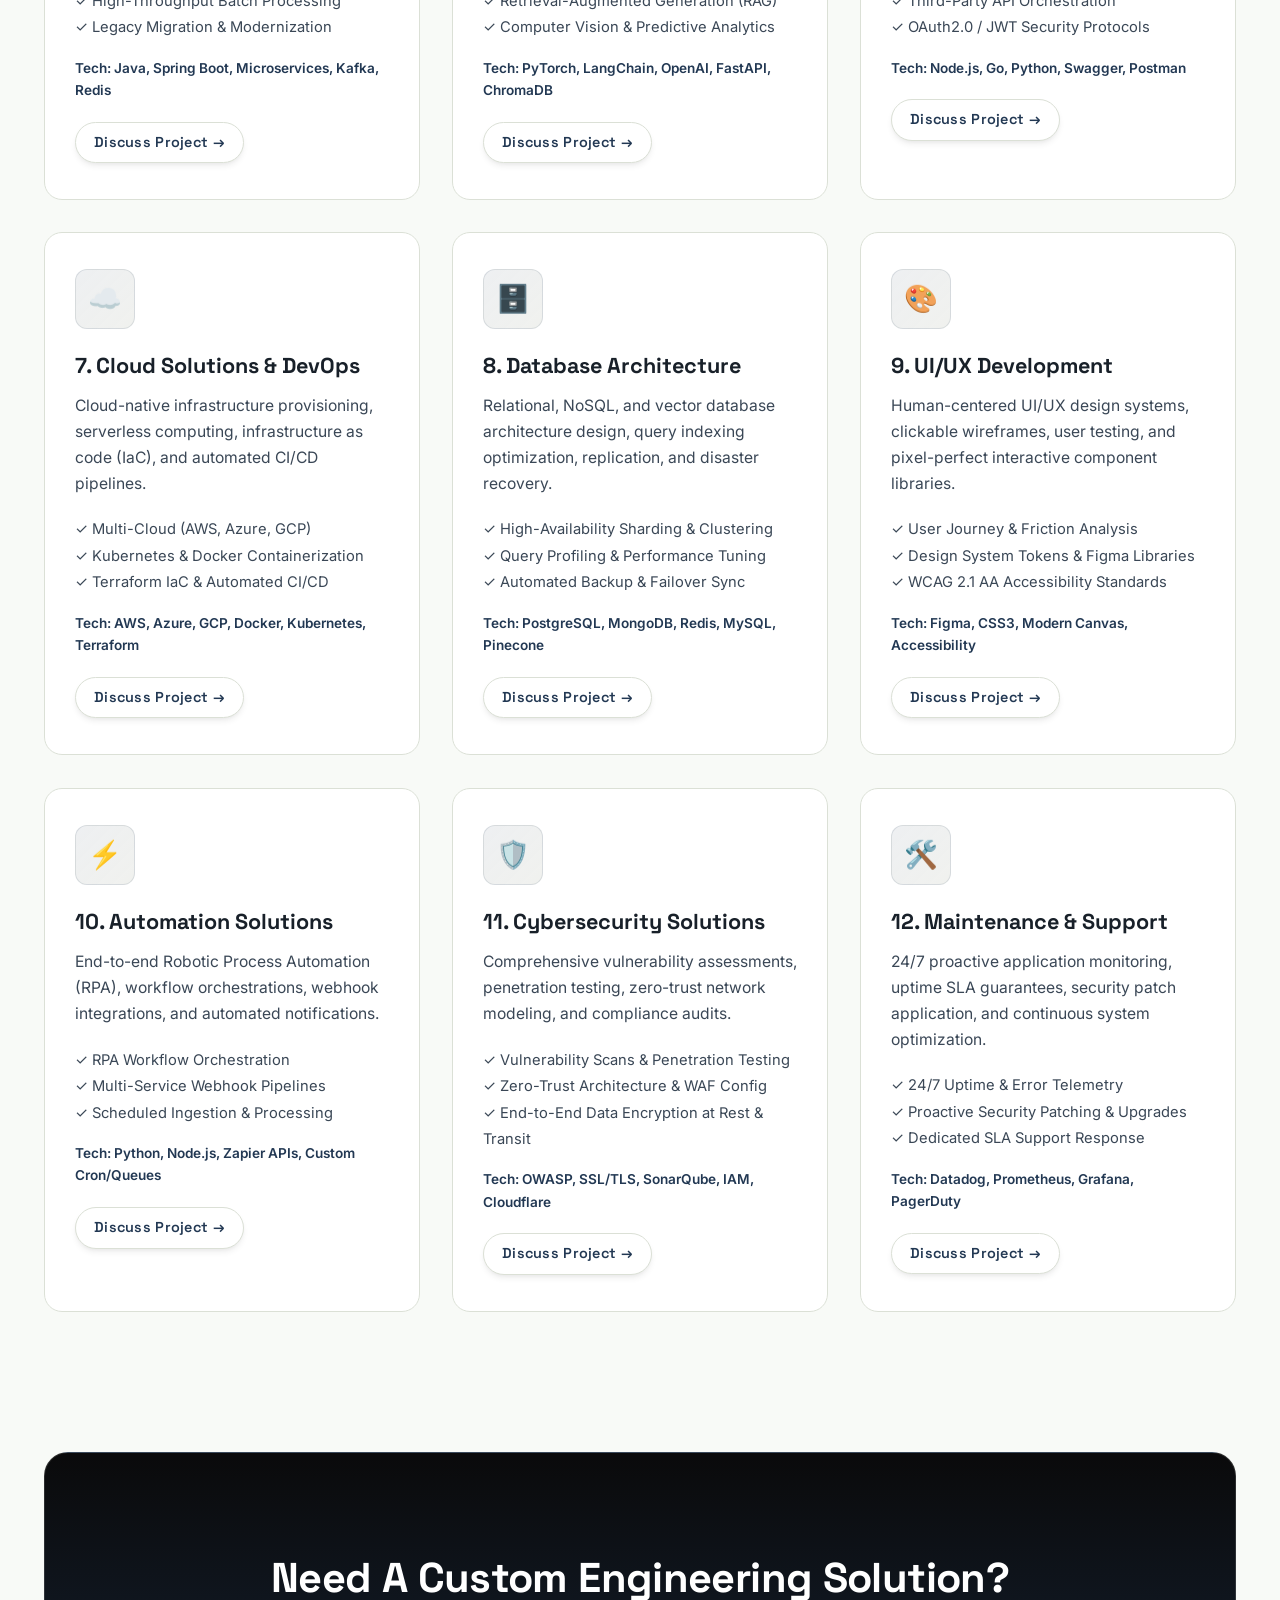
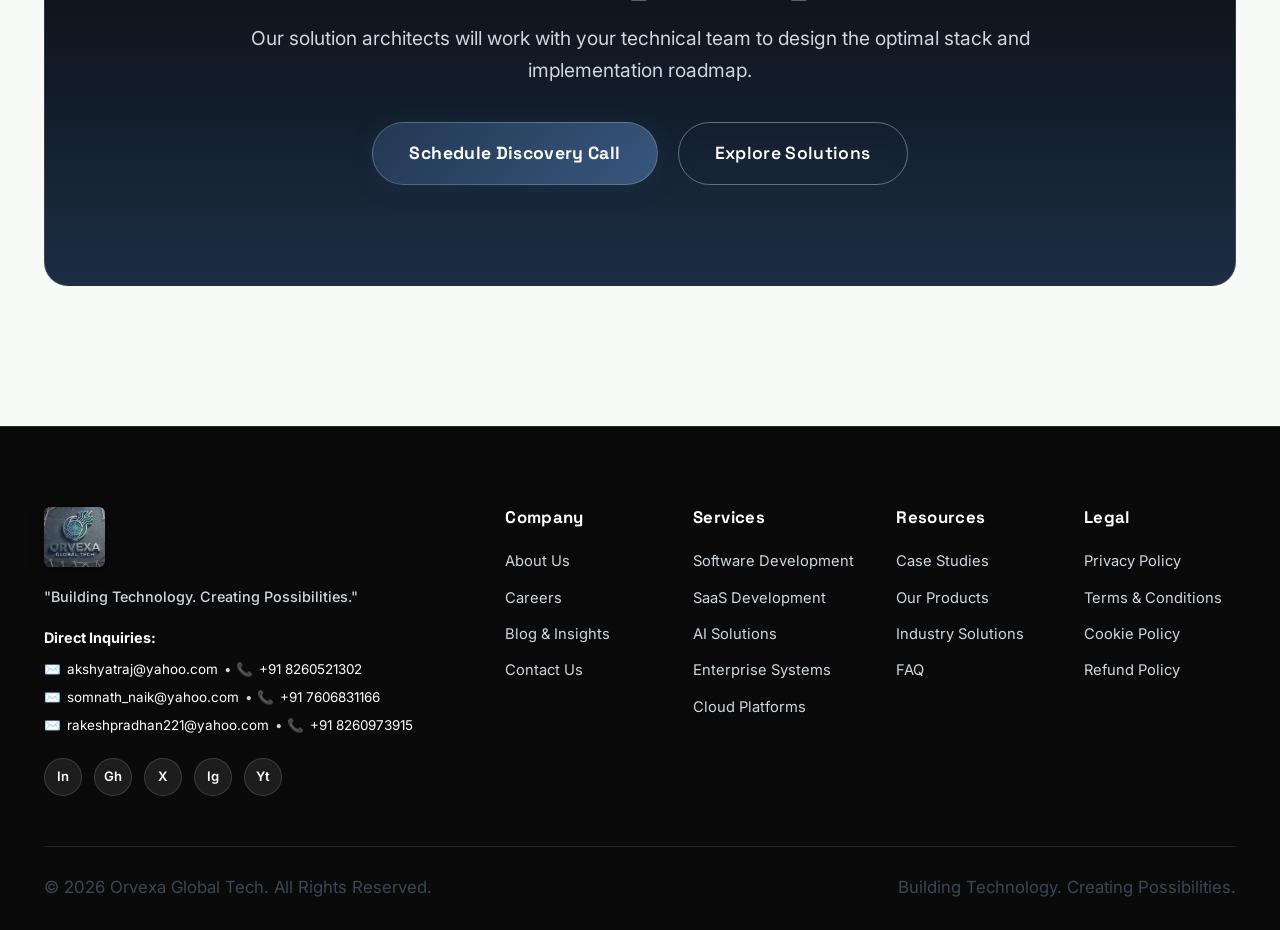
<file: pages/services.html>
<!DOCTYPE html>
<html lang="en">
<head>
  <meta charset="UTF-8">
  <meta name="viewport" content="width=device-width, initial-scale=1.0">
  <title>Our Services | Orvexa Global Tech - Software Engineering, DevOps & Cybersecurity</title>
  <meta name="description" content="Explore Orvexa Global Tech's specialized engineering services spanning Web, Mobile, SaaS, Enterprise Systems, DevOps, Cloud Architecture, and Cybersecurity.">
  <link rel="canonical" href="https://orvexaglobaltech.com/pages/services.html">
  <meta name="theme-color" content="#223853">

  <!-- Open Graph / Social Media -->
  <meta property="og:type" content="website">
  <meta property="og:site_name" content="Orvexa Global Tech">
  <meta property="og:title" content="Our Services | Orvexa Global Tech">
  <meta property="og:description" content="Enterprise software engineering, SaaS product development, DevOps automation, and Cybersecurity.">
  <meta property="og:url" content="https://orvexaglobaltech.com/pages/services.html">
  <meta property="og:image" content="https://orvexaglobaltech.com/assets/logo-mark.png">
  <meta property="og:locale" content="en_US">

  <!-- Twitter Card -->
  <meta name="twitter:card" content="summary_large_image">
  <meta name="twitter:site" content="@ORVEXA">
  <meta name="twitter:title" content="Our Services | Orvexa Global Tech">
  <meta name="twitter:description" content="Enterprise software engineering, SaaS product development, DevOps automation, and Cybersecurity.">
  <meta name="twitter:image" content="https://orvexaglobaltech.com/assets/logo-mark.png">

  <link rel="icon" type="image/png" href="../assets/favicon.png">
  <link rel="stylesheet" href="../css/style.css">
  <link rel="stylesheet" href="../css/animations.css">
  <link rel="stylesheet" href="../css/responsive.css">

  <!-- Breadcrumb Schema -->
  <script type="application/ld+json">
  {
    "@context": "https://schema.org",
    "@type": "BreadcrumbList",
    "itemListElement": [
      { "@type": "ListItem", "position": 1, "name": "Home", "item": "https://orvexaglobaltech.com/" },
      { "@type": "ListItem", "position": 2, "name": "Services", "item": "https://orvexaglobaltech.com/pages/services.html" }
    ]
  }
  </script>
</head>
<body>

  <!-- Navigation -->
  <header class="navbar on-dark-hero" id="navbar">
    <div class="container navbar-container">
      <a href="../index.html" class="nav-brand" aria-label="Orvexa Global Tech Home">
        <img src="../assets/logo-mark.png" alt="Orvexa Global Tech Logo">
      </a>
      <nav aria-label="Primary Navigation">
        <ul class="nav-menu">
          <li class="nav-item"><a href="../index.html" class="nav-link">Home</a></li>
          <li class="nav-item"><a href="about.html" class="nav-link">About</a></li>
          <li class="nav-item"><a href="services.html" class="nav-link active">Services</a></li>
          <li class="nav-item"><a href="products.html" class="nav-link">Products</a></li>
          <li class="nav-item"><a href="solutions.html" class="nav-link">Solutions</a></li>
          <li class="nav-item"><a href="portfolio.html" class="nav-link">Portfolio</a></li>
          <li class="nav-item"><a href="careers.html" class="nav-link">Careers</a></li>
          <li class="nav-item"><a href="blog.html" class="nav-link">Blog</a></li>
          <li class="nav-item nav-menu-cta"><a href="contact.html" class="btn btn-primary btn-sm">Contact Us</a></li>
        </ul>
      </nav>
      <div class="nav-actions">
        <a href="contact.html" class="btn btn-primary btn-sm">Contact Us</a>
        <button class="hamburger" aria-label="Toggle navigation menu"><span></span><span></span><span></span></button>
      </div>
    </div>
  </header>

  <!-- Page Hero -->
  <section class="page-hero">
    <div class="container reveal">
      <span class="section-badge">Our Offerings</span>
      <h1>Comprehensive Engineering Services</h1>
      <p>From architectural blueprints to multi-cloud deployment, we deliver 12 specialized services engineered for maximum scalability and performance.</p>
      <div class="breadcrumb">
        <a href="../index.html">Home</a>
        <span class="divider">/</span>
        <span>Services</span>
      </div>
    </div>
  </section>

  <!-- Services Grid (All 12 Services) -->
  <section class="section">
    <div class="container">
      <div class="grid-3">

        <!-- Service 1 -->
        <div class="card card-glow-hover reveal delay-100" id="service-web">
          <div class="card-icon">🌐</div>
          <h3 class="card-title">1. Web Application Development</h3>
          <p class="card-text">High-performance, secure, responsive web applications engineered with modern architectures, state management, and sub-second load speeds.</p>
          <ul style="color: var(--text-muted); font-size: 0.92rem; margin-bottom: 16px; line-height: 1.8;">
            <li>✓ Single Page Applications (SPA) & SSR</li>
            <li>✓ Progressive Web Apps (PWA)</li>
            <li>✓ Real-Time WebSockets & Dashboards</li>
          </ul>
          <div style="font-size: 0.85rem; color: var(--color-accent-blue); font-weight: 600; margin-bottom: 20px;">
            Tech: React, Next.js, Node.js, TypeScript, WebSockets
          </div>
          <a href="contact.html" class="btn btn-secondary btn-sm">Discuss Project →</a>
        </div>

        <!-- Service 2 -->
        <div class="card card-glow-hover reveal delay-200" id="service-mobile">
          <div class="card-icon">📱</div>
          <h3 class="card-title">2. Mobile Application Development</h3>
          <p class="card-text">Native and cross-platform iOS & Android mobile applications offering fluid 60fps UX, offline data sync, and hardware integrations.</p>
          <ul style="color: var(--text-muted); font-size: 0.92rem; margin-bottom: 16px; line-height: 1.8;">
            <li>✓ iOS & Android Native/Hybrid Apps</li>
            <li>✓ Offline-First Architecture & Sync</li>
            <li>✓ Biometric Auth & Push Notifications</li>
          </ul>
          <div style="font-size: 0.85rem; color: var(--color-accent-blue); font-weight: 600; margin-bottom: 20px;">
            Tech: React Native, Flutter, Swift, Kotlin, Firebase
          </div>
          <a href="contact.html" class="btn btn-secondary btn-sm">Discuss Project →</a>
        </div>

        <!-- Service 3 -->
        <div class="card card-glow-hover reveal delay-300" id="service-saas">
          <div class="card-icon">☁️</div>
          <h3 class="card-title">3. SaaS Product Development</h3>
          <p class="card-text">End-to-end multi-tenant SaaS engineering with automated tenant provisioning, role-based access control (RBAC), and billing subscription engines.</p>
          <ul style="color: var(--text-muted); font-size: 0.92rem; margin-bottom: 16px; line-height: 1.8;">
            <li>✓ Multi-Tenant Schema Partitioning</li>
            <li>✓ Stripe / LemonSqueezy Integration</li>
            <li>✓ Granular RBAC & Usage Analytics</li>
          </ul>
          <div style="font-size: 0.85rem; color: var(--color-accent-blue); font-weight: 600; margin-bottom: 20px;">
            Tech: Python, Node.js, PostgreSQL, Docker, AWS
          </div>
          <a href="contact.html" class="btn btn-secondary btn-sm">Discuss Project →</a>
        </div>

        <!-- Service 4 -->
        <div class="card card-glow-hover reveal delay-100" id="service-enterprise">
          <div class="card-icon">🏢</div>
          <h3 class="card-title">4. Enterprise Software Development</h3>
          <p class="card-text">Robust custom enterprise platforms designed to unify disconnected processes, manage supply chains, and streamline operations.</p>
          <ul style="color: var(--text-muted); font-size: 0.92rem; margin-bottom: 16px; line-height: 1.8;">
            <li>✓ Custom ERP & SCM Platforms</li>
            <li>✓ High-Throughput Batch Processing</li>
            <li>✓ Legacy Migration & Modernization</li>
          </ul>
          <div style="font-size: 0.85rem; color: var(--color-accent-blue); font-weight: 600; margin-bottom: 20px;">
            Tech: Java, Spring Boot, Microservices, Kafka, Redis
          </div>
          <a href="contact.html" class="btn btn-secondary btn-sm">Discuss Project →</a>
        </div>

        <!-- Service 5 -->
        <div class="card card-glow-hover reveal delay-200" id="service-ai">
          <div class="card-icon">🤖</div>
          <h3 class="card-title">5. AI & Machine Learning Solutions</h3>
          <p class="card-text">Intelligent predictive models, vector retrieval augmented generation (RAG), conversational agents, and automated data pipelines.</p>
          <ul style="color: var(--text-muted); font-size: 0.92rem; margin-bottom: 16px; line-height: 1.8;">
            <li>✓ Custom LLM Integration & Fine-Tuning</li>
            <li>✓ Retrieval-Augmented Generation (RAG)</li>
            <li>✓ Computer Vision & Predictive Analytics</li>
          </ul>
          <div style="font-size: 0.85rem; color: var(--color-accent-blue); font-weight: 600; margin-bottom: 20px;">
            Tech: PyTorch, LangChain, OpenAI, FastAPI, ChromaDB
          </div>
          <a href="contact.html" class="btn btn-secondary btn-sm">Discuss Project →</a>
        </div>

        <!-- Service 6 -->
        <div class="card card-glow-hover reveal delay-300" id="service-api">
          <div class="card-icon">🔗</div>
          <h3 class="card-title">6. API Development & Integration</h3>
          <p class="card-text">Scalable RESTful & GraphQL microservice APIs with OpenAPI specification, rate limiting, token authentication, and webhooks.</p>
          <ul style="color: var(--text-muted); font-size: 0.92rem; margin-bottom: 16px; line-height: 1.8;">
            <li>✓ REST & GraphQL Architectures</li>
            <li>✓ Third-Party API Orchestration</li>
            <li>✓ OAuth2.0 / JWT Security Protocols</li>
          </ul>
          <div style="font-size: 0.85rem; color: var(--color-accent-blue); font-weight: 600; margin-bottom: 20px;">
            Tech: Node.js, Go, Python, Swagger, Postman
          </div>
          <a href="contact.html" class="btn btn-secondary btn-sm">Discuss Project →</a>
        </div>

        <!-- Service 7 -->
        <div class="card card-glow-hover reveal delay-100" id="service-cloud">
          <div class="card-icon">☁️</div>
          <h3 class="card-title">7. Cloud Solutions & DevOps</h3>
          <p class="card-text">Cloud-native infrastructure provisioning, serverless computing, infrastructure as code (IaC), and automated CI/CD pipelines.</p>
          <ul style="color: var(--text-muted); font-size: 0.92rem; margin-bottom: 16px; line-height: 1.8;">
            <li>✓ Multi-Cloud (AWS, Azure, GCP)</li>
            <li>✓ Kubernetes & Docker Containerization</li>
            <li>✓ Terraform IaC & Automated CI/CD</li>
          </ul>
          <div style="font-size: 0.85rem; color: var(--color-accent-blue); font-weight: 600; margin-bottom: 20px;">
            Tech: AWS, Azure, GCP, Docker, Kubernetes, Terraform
          </div>
          <a href="contact.html" class="btn btn-secondary btn-sm">Discuss Project →</a>
        </div>

        <!-- Service 8 -->
        <div class="card card-glow-hover reveal delay-200" id="service-db">
          <div class="card-icon">🗄️</div>
          <h3 class="card-title">8. Database Architecture</h3>
          <p class="card-text">Relational, NoSQL, and vector database architecture design, query indexing optimization, replication, and disaster recovery.</p>
          <ul style="color: var(--text-muted); font-size: 0.92rem; margin-bottom: 16px; line-height: 1.8;">
            <li>✓ High-Availability Sharding & Clustering</li>
            <li>✓ Query Profiling & Performance Tuning</li>
            <li>✓ Automated Backup & Failover Sync</li>
          </ul>
          <div style="font-size: 0.85rem; color: var(--color-accent-blue); font-weight: 600; margin-bottom: 20px;">
            Tech: PostgreSQL, MongoDB, Redis, MySQL, Pinecone
          </div>
          <a href="contact.html" class="btn btn-secondary btn-sm">Discuss Project →</a>
        </div>

        <!-- Service 9 -->
        <div class="card card-glow-hover reveal delay-300" id="service-ux">
          <div class="card-icon">🎨</div>
          <h3 class="card-title">9. UI/UX Development</h3>
          <p class="card-text">Human-centered UI/UX design systems, clickable wireframes, user testing, and pixel-perfect interactive component libraries.</p>
          <ul style="color: var(--text-muted); font-size: 0.92rem; margin-bottom: 16px; line-height: 1.8;">
            <li>✓ User Journey & Friction Analysis</li>
            <li>✓ Design System Tokens & Figma Libraries</li>
            <li>✓ WCAG 2.1 AA Accessibility Standards</li>
          </ul>
          <div style="font-size: 0.85rem; color: var(--color-accent-blue); font-weight: 600; margin-bottom: 20px;">
            Tech: Figma, CSS3, Modern Canvas, Accessibility
          </div>
          <a href="contact.html" class="btn btn-secondary btn-sm">Discuss Project →</a>
        </div>

        <!-- Service 10 -->
        <div class="card card-glow-hover reveal delay-100" id="service-automation">
          <div class="card-icon">⚡</div>
          <h3 class="card-title">10. Automation Solutions</h3>
          <p class="card-text">End-to-end Robotic Process Automation (RPA), workflow orchestrations, webhook integrations, and automated notifications.</p>
          <ul style="color: var(--text-muted); font-size: 0.92rem; margin-bottom: 16px; line-height: 1.8;">
            <li>✓ RPA Workflow Orchestration</li>
            <li>✓ Multi-Service Webhook Pipelines</li>
            <li>✓ Scheduled Ingestion & Processing</li>
          </ul>
          <div style="font-size: 0.85rem; color: var(--color-accent-blue); font-weight: 600; margin-bottom: 20px;">
            Tech: Python, Node.js, Zapier APIs, Custom Cron/Queues
          </div>
          <a href="contact.html" class="btn btn-secondary btn-sm">Discuss Project →</a>
        </div>

        <!-- Service 11 -->
        <div class="card card-glow-hover reveal delay-200" id="service-security">
          <div class="card-icon">🛡️</div>
          <h3 class="card-title">11. Cybersecurity Solutions</h3>
          <p class="card-text">Comprehensive vulnerability assessments, penetration testing, zero-trust network modeling, and compliance audits.</p>
          <ul style="color: var(--text-muted); font-size: 0.92rem; margin-bottom: 16px; line-height: 1.8;">
            <li>✓ Vulnerability Scans & Penetration Testing</li>
            <li>✓ Zero-Trust Architecture & WAF Config</li>
            <li>✓ End-to-End Data Encryption at Rest & Transit</li>
          </ul>
          <div style="font-size: 0.85rem; color: var(--color-accent-blue); font-weight: 600; margin-bottom: 20px;">
            Tech: OWASP, SSL/TLS, SonarQube, IAM, Cloudflare
          </div>
          <a href="contact.html" class="btn btn-secondary btn-sm">Discuss Project →</a>
        </div>

        <!-- Service 12 -->
        <div class="card card-glow-hover reveal delay-300" id="service-support">
          <div class="card-icon">🛠️</div>
          <h3 class="card-title">12. Maintenance & Support</h3>
          <p class="card-text">24/7 proactive application monitoring, uptime SLA guarantees, security patch application, and continuous system optimization.</p>
          <ul style="color: var(--text-muted); font-size: 0.92rem; margin-bottom: 16px; line-height: 1.8;">
            <li>✓ 24/7 Uptime & Error Telemetry</li>
            <li>✓ Proactive Security Patching & Upgrades</li>
            <li>✓ Dedicated SLA Support Response</li>
          </ul>
          <div style="font-size: 0.85rem; color: var(--color-accent-blue); font-weight: 600; margin-bottom: 20px;">
            Tech: Datadog, Prometheus, Grafana, PagerDuty
          </div>
          <a href="contact.html" class="btn btn-secondary btn-sm">Discuss Project →</a>
        </div>

      </div>
    </div>
  </section>

  <!-- CTA -->
  <section class="section" style="padding-top: 0;">
    <div class="container">
      <div class="cta-section reveal">
        <div class="cta-box">
          <h2>Need A Custom Engineering Solution?</h2>
          <p>Our solution architects will work with your technical team to design the optimal stack and implementation roadmap.</p>
          <div style="display: flex; justify-content: center; gap: 20px; flex-wrap: wrap;">
            <a href="contact.html" class="btn btn-glow-green btn-lg">Schedule Discovery Call</a>
            <a href="solutions.html" class="btn btn-outline-white btn-lg">Explore Solutions</a>
          </div>
        </div>
      </div>
    </div>
  </section>

  <!-- Footer -->
  <footer class="footer">
    <div class="container">
      <div class="footer-grid">
        <div class="footer-brand">
          <img src="../assets/logo-mark.png" alt="Orvexa Global Tech Logo">
          <p class="footer-tagline">"Building Technology. Creating Possibilities."</p>
          <div class="footer-contact-direct">
            <p style="font-weight: 700; color: #ffffff; margin-bottom: 2px;">Direct Inquiries:</p>
            <div>✉️ <a href="mailto:akshyatraj@yahoo.com">akshyatraj@yahoo.com</a> • 📞 <a href="tel:+918260521302">+91 8260521302</a></div>
            <div>✉️ <a href="mailto:somnath_naik@yahoo.com">somnath_naik@yahoo.com</a> • 📞 <a href="tel:+917606831166">+91 7606831166</a></div>
            <div>✉️ <a href="mailto:rakeshpradhan221@yahoo.com">rakeshpradhan221@yahoo.com</a> • 📞 <a href="tel:+918260973915">+91 8260973915</a></div>
          </div>
          <div class="footer-social">
            <a href="https://linkedin.com" target="_blank" rel="noopener" class="social-link">In</a>
            <a href="https://github.com/ORVEXA-GLOBAL-TECH" target="_blank" rel="noopener" class="social-link">Gh</a>
            <a href="https://x.com" target="_blank" rel="noopener" class="social-link">X</a>
            <a href="https://instagram.com" target="_blank" rel="noopener" class="social-link">Ig</a>
            <a href="https://youtube.com" target="_blank" rel="noopener" class="social-link">Yt</a>
          </div>
        </div>
        <div>
          <h4 class="footer-title">Company</h4>
          <ul class="footer-links">
            <li><a href="about.html">About Us</a></li>
            <li><a href="careers.html">Careers</a></li>
            <li><a href="blog.html">Blog & Insights</a></li>
            <li><a href="contact.html">Contact Us</a></li>
          </ul>
        </div>
        <div>
          <h4 class="footer-title">Services</h4>
          <ul class="footer-links">
            <li><a href="services.html">Software Development</a></li>
            <li><a href="services.html">SaaS Development</a></li>
            <li><a href="services.html">AI Solutions</a></li>
            <li><a href="services.html">Enterprise Systems</a></li>
            <li><a href="services.html">Cloud Platforms</a></li>
          </ul>
        </div>
        <div>
          <h4 class="footer-title">Resources</h4>
          <ul class="footer-links">
            <li><a href="portfolio.html">Case Studies</a></li>
            <li><a href="products.html">Our Products</a></li>
            <li><a href="solutions.html">Industry Solutions</a></li>
            <li><a href="../index.html#faq">FAQ</a></li>
          </ul>
        </div>
        <div>
          <h4 class="footer-title">Legal</h4>
          <ul class="footer-links">
            <li><a href="privacy.html">Privacy Policy</a></li>
            <li><a href="terms.html">Terms & Conditions</a></li>
            <li><a href="cookies.html">Cookie Policy</a></li>
            <li><a href="refund.html">Refund Policy</a></li>
          </ul>
        </div>
      </div>
      <div class="footer-bottom">
        <p>© <span class="current-year">2026</span> Orvexa Global Tech. All Rights Reserved.</p>
        <p>Building Technology. Creating Possibilities.</p>
      </div>
    </div>
  </footer>

  <script src="../js/navigation.js"></script>
  <script src="../js/animations.js"></script>
  <script src="../js/security.js"></script>
  <script src="../js/main.js"></script>
</body>
</html>
</file>
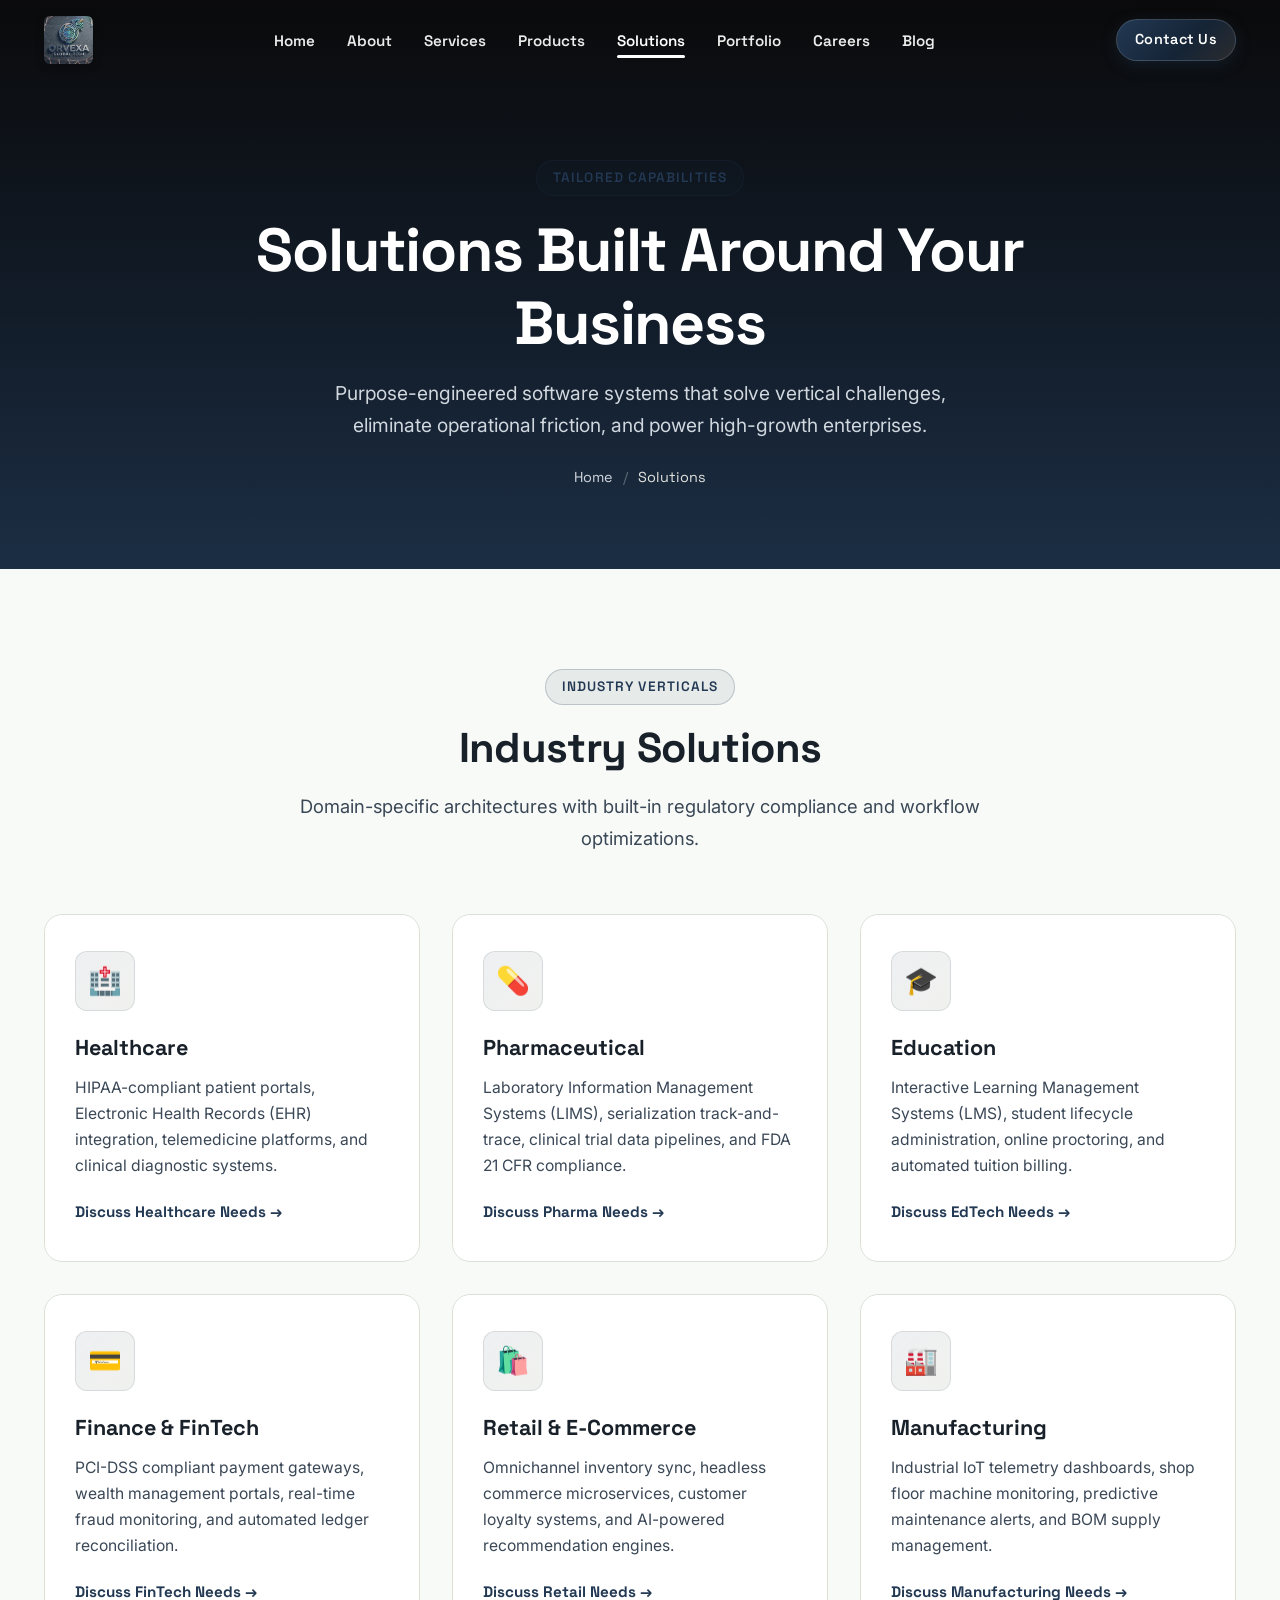
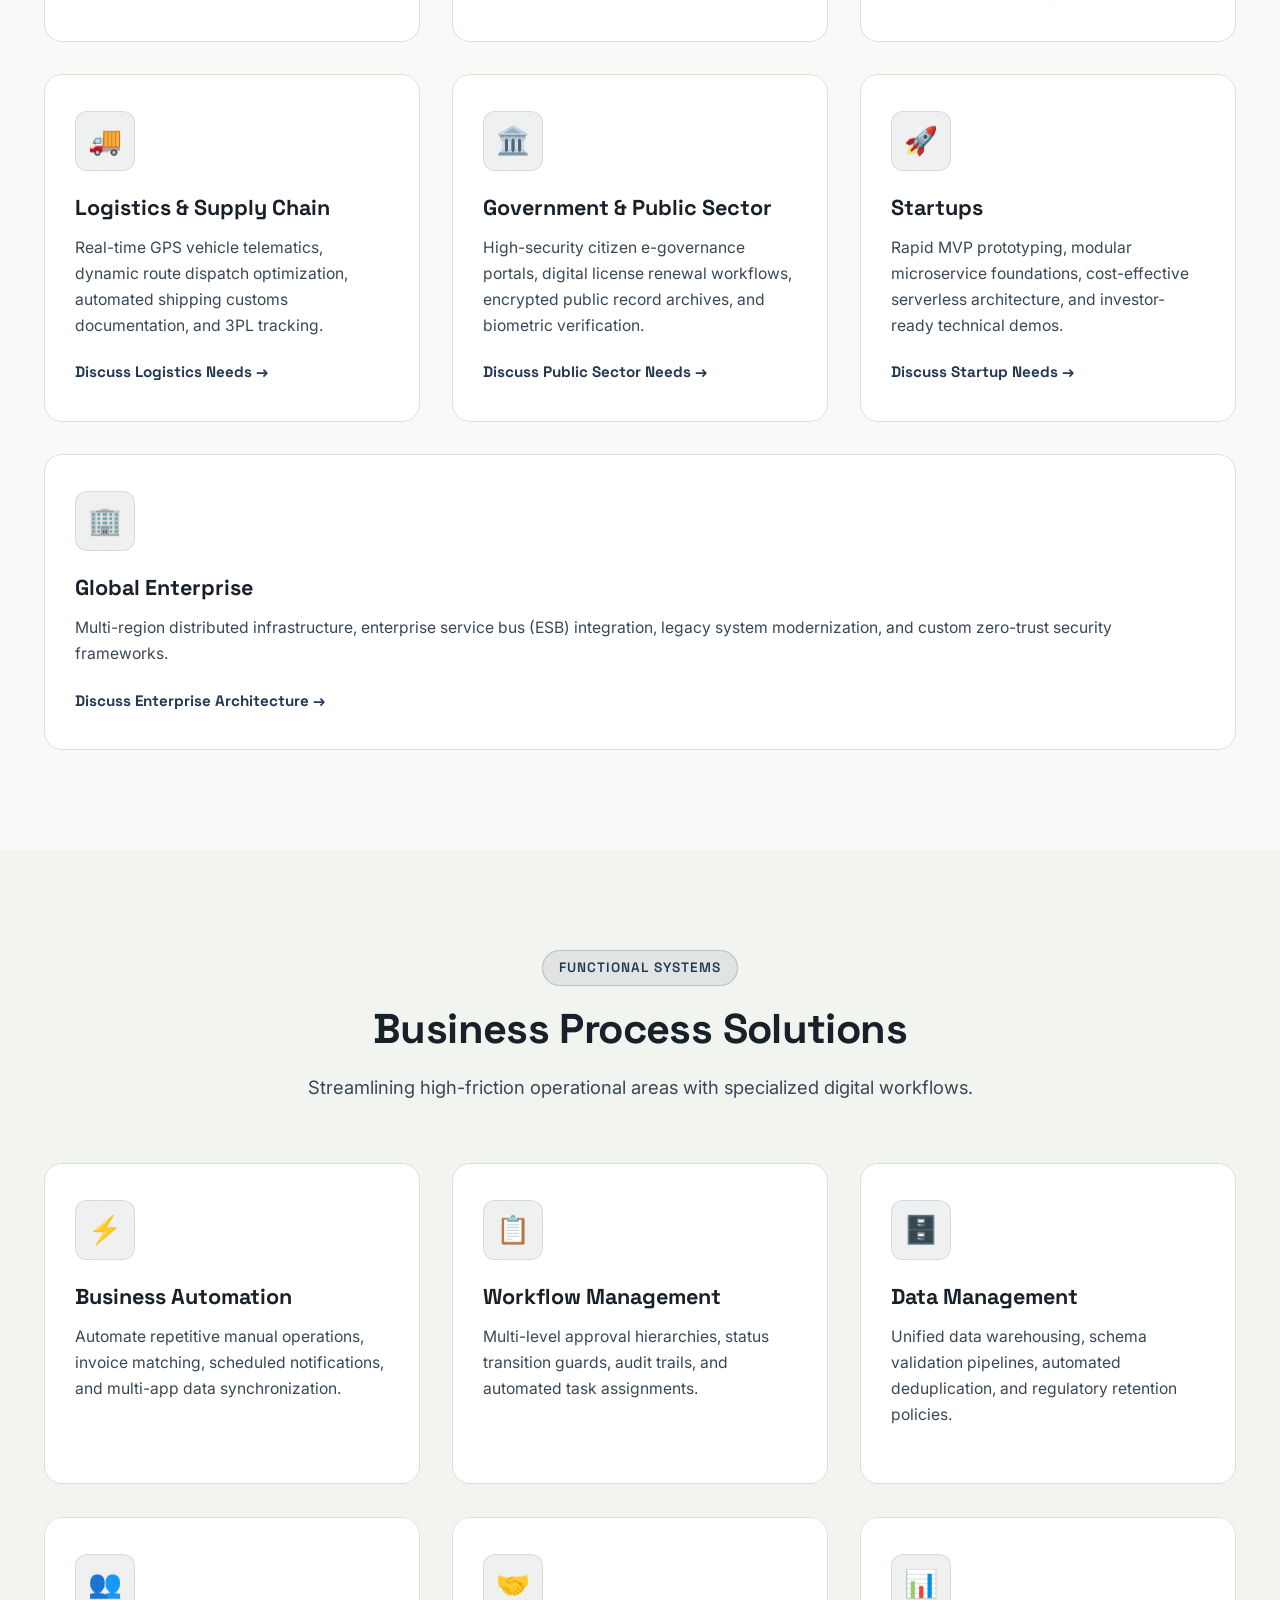
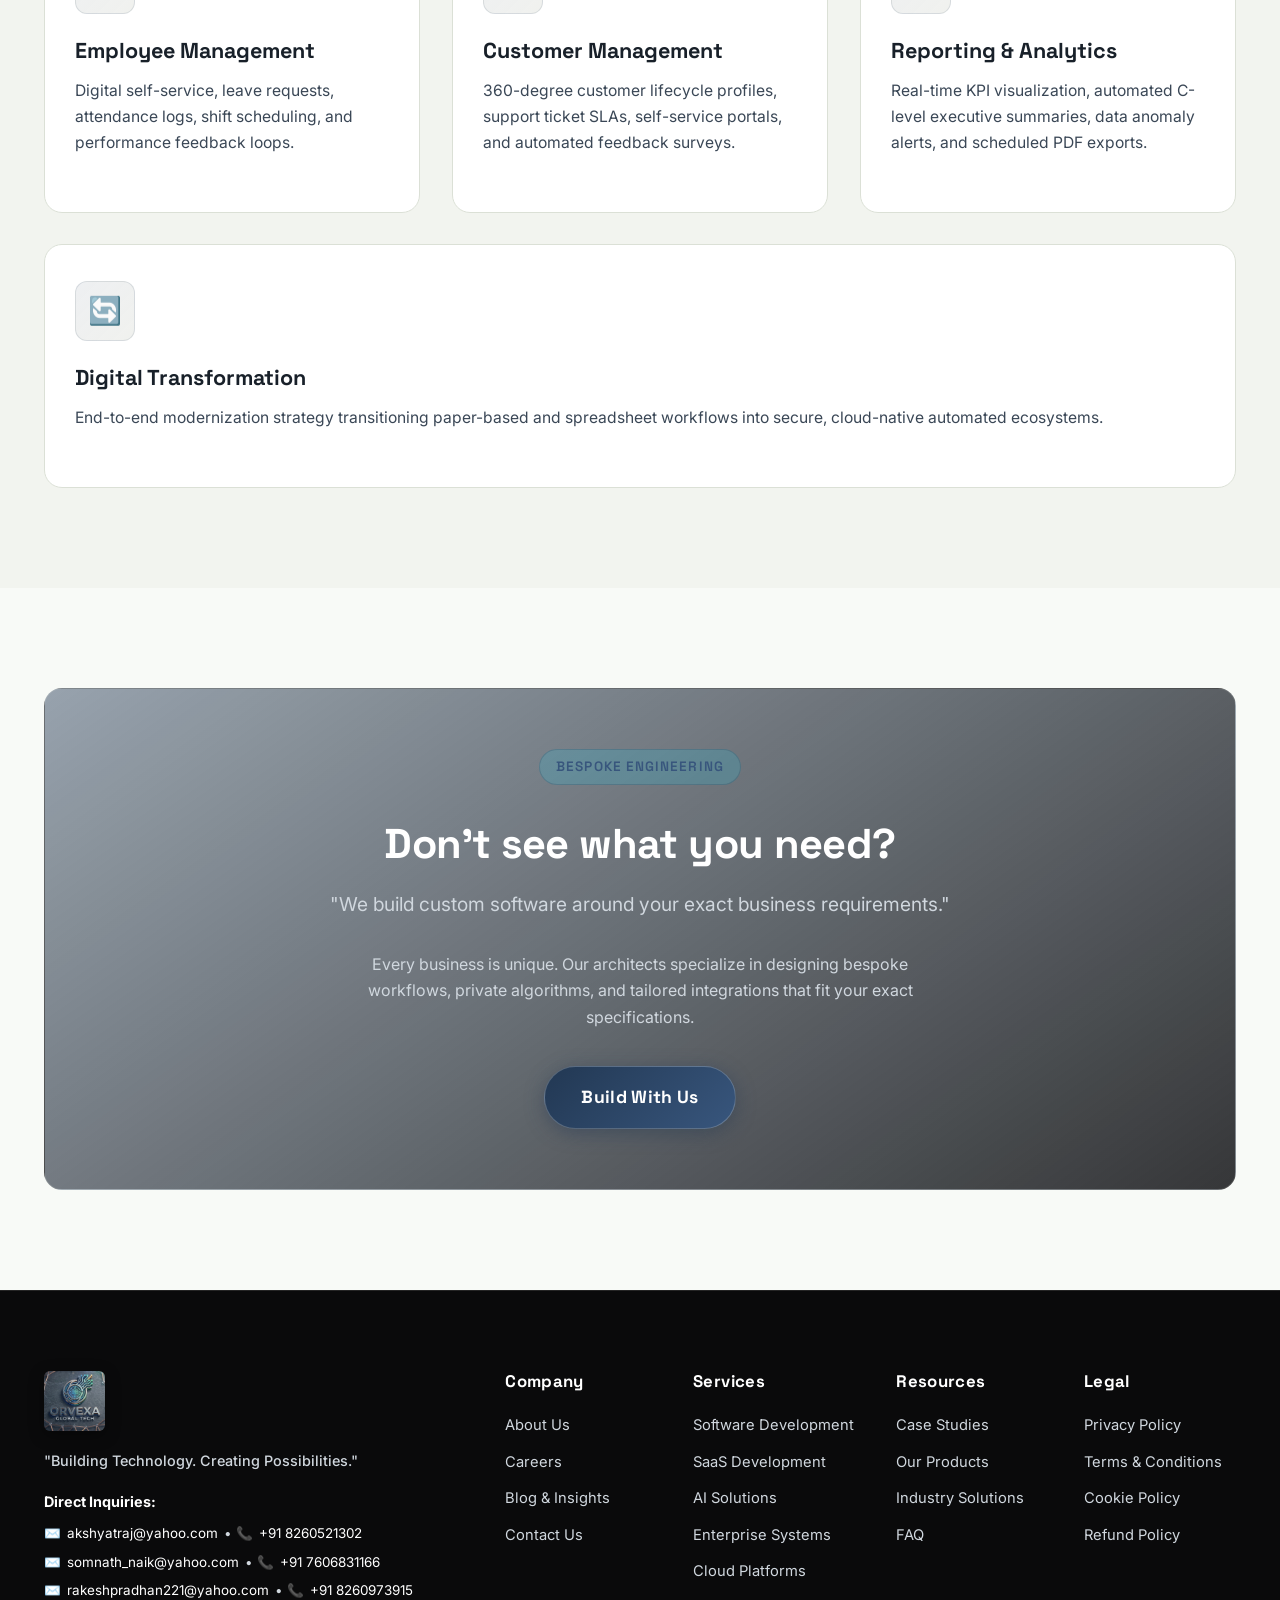
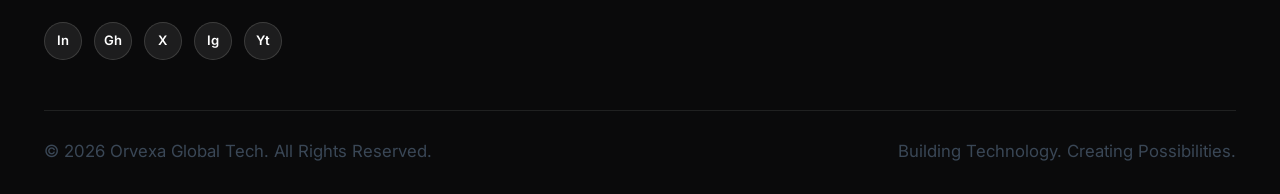
<file: pages/solutions.html>
<!DOCTYPE html>
<html lang="en">
<head>
  <meta charset="UTF-8">
  <meta name="viewport" content="width=device-width, initial-scale=1.0">
  <title>Solutions | Orvexa Global Tech - Industry & Business Platforms</title>
  <meta name="description" content="Discover tailored industry solutions and business workflow systems engineered by Orvexa Global Tech. From Healthcare to Finance, SaaS, and Custom Enterprise platforms.">
  <link rel="canonical" href="https://orvexaglobaltech.com/pages/solutions.html">
  <meta name="theme-color" content="#223853">

  <!-- Open Graph / Social Media -->
  <meta property="og:type" content="website">
  <meta property="og:site_name" content="Orvexa Global Tech">
  <meta property="og:title" content="Industry Solutions | Orvexa Global Tech">
  <meta property="og:description" content="Purpose-built industry software systems for Healthcare, Fintech, Logistics, Real Estate, and Retail.">
  <meta property="og:url" content="https://orvexaglobaltech.com/pages/solutions.html">
  <meta property="og:image" content="https://orvexaglobaltech.com/assets/logo-mark.png">
  <meta property="og:locale" content="en_US">

  <!-- Twitter Card -->
  <meta name="twitter:card" content="summary_large_image">
  <meta name="twitter:site" content="@ORVEXA">
  <meta name="twitter:title" content="Industry Solutions | Orvexa Global Tech">
  <meta name="twitter:description" content="Purpose-built industry software systems for Healthcare, Fintech, Logistics, Real Estate, and Retail.">
  <meta name="twitter:image" content="https://orvexaglobaltech.com/assets/logo-mark.png">

  <link rel="icon" type="image/png" href="../assets/favicon.png">
  <link rel="stylesheet" href="../css/style.css">
  <link rel="stylesheet" href="../css/animations.css">
  <link rel="stylesheet" href="../css/responsive.css">

  <!-- Breadcrumb Schema -->
  <script type="application/ld+json">
  {
    "@context": "https://schema.org",
    "@type": "BreadcrumbList",
    "itemListElement": [
      { "@type": "ListItem", "position": 1, "name": "Home", "item": "https://orvexaglobaltech.com/" },
      { "@type": "ListItem", "position": 2, "name": "Solutions", "item": "https://orvexaglobaltech.com/pages/solutions.html" }
    ]
  }
  </script>
</head>
<body>

  <!-- Navigation -->
  <header class="navbar on-dark-hero" id="navbar">
    <div class="container navbar-container">
      <a href="../index.html" class="nav-brand" aria-label="Orvexa Global Tech Home">
        <img src="../assets/logo-mark.png" alt="Orvexa Global Tech Logo">
      </a>
      <nav aria-label="Primary Navigation">
        <ul class="nav-menu">
          <li class="nav-item"><a href="../index.html" class="nav-link">Home</a></li>
          <li class="nav-item"><a href="about.html" class="nav-link">About</a></li>
          <li class="nav-item"><a href="services.html" class="nav-link">Services</a></li>
          <li class="nav-item"><a href="products.html" class="nav-link">Products</a></li>
          <li class="nav-item"><a href="solutions.html" class="nav-link active">Solutions</a></li>
          <li class="nav-item"><a href="portfolio.html" class="nav-link">Portfolio</a></li>
          <li class="nav-item"><a href="careers.html" class="nav-link">Careers</a></li>
          <li class="nav-item"><a href="blog.html" class="nav-link">Blog</a></li>
          <li class="nav-item nav-menu-cta"><a href="contact.html" class="btn btn-primary btn-sm">Contact Us</a></li>
        </ul>
      </nav>
      <div class="nav-actions">
        <a href="contact.html" class="btn btn-primary btn-sm">Contact Us</a>
        <button class="hamburger" aria-label="Toggle navigation menu"><span></span><span></span><span></span></button>
      </div>
    </div>
  </header>

  <!-- Page Hero -->
  <section class="page-hero">
    <div class="container reveal">
      <span class="section-badge">Tailored Capabilities</span>
      <h1>Solutions Built Around Your Business</h1>
      <p>Purpose-engineered software systems that solve vertical challenges, eliminate operational friction, and power high-growth enterprises.</p>
      <div class="breadcrumb">
        <a href="../index.html">Home</a>
        <span class="divider">/</span>
        <span>Solutions</span>
      </div>
    </div>
  </section>

  <!-- Industry Solutions (10 Industries) -->
  <section class="section">
    <div class="container">
      <div class="section-header reveal">
        <span class="section-badge">Industry Verticals</span>
        <h2 class="section-title">Industry Solutions</h2>
        <p class="section-desc">Domain-specific architectures with built-in regulatory compliance and workflow optimizations.</p>
      </div>

      <div class="grid-3">
        <!-- 1. Healthcare -->
        <div class="card card-glow-hover reveal delay-100">
          <div class="card-icon">🏥</div>
          <h3 class="card-title">Healthcare</h3>
          <p class="card-text">HIPAA-compliant patient portals, Electronic Health Records (EHR) integration, telemedicine platforms, and clinical diagnostic systems.</p>
          <a href="contact.html" class="card-link">Discuss Healthcare Needs →</a>
        </div>

        <!-- 2. Pharmaceutical -->
        <div class="card card-glow-hover reveal delay-200">
          <div class="card-icon">💊</div>
          <h3 class="card-title">Pharmaceutical</h3>
          <p class="card-text">Laboratory Information Management Systems (LIMS), serialization track-and-trace, clinical trial data pipelines, and FDA 21 CFR compliance.</p>
          <a href="contact.html" class="card-link">Discuss Pharma Needs →</a>
        </div>

        <!-- 3. Education -->
        <div class="card card-glow-hover reveal delay-300">
          <div class="card-icon">🎓</div>
          <h3 class="card-title">Education</h3>
          <p class="card-text">Interactive Learning Management Systems (LMS), student lifecycle administration, online proctoring, and automated tuition billing.</p>
          <a href="contact.html" class="card-link">Discuss EdTech Needs →</a>
        </div>

        <!-- 4. Finance -->
        <div class="card card-glow-hover reveal delay-100">
          <div class="card-icon">💳</div>
          <h3 class="card-title">Finance & FinTech</h3>
          <p class="card-text">PCI-DSS compliant payment gateways, wealth management portals, real-time fraud monitoring, and automated ledger reconciliation.</p>
          <a href="contact.html" class="card-link">Discuss FinTech Needs →</a>
        </div>

        <!-- 5. Retail -->
        <div class="card card-glow-hover reveal delay-200">
          <div class="card-icon">🛍️</div>
          <h3 class="card-title">Retail & E-Commerce</h3>
          <p class="card-text">Omnichannel inventory sync, headless commerce microservices, customer loyalty systems, and AI-powered recommendation engines.</p>
          <a href="contact.html" class="card-link">Discuss Retail Needs →</a>
        </div>

        <!-- 6. Manufacturing -->
        <div class="card card-glow-hover reveal delay-300">
          <div class="card-icon">🏭</div>
          <h3 class="card-title">Manufacturing</h3>
          <p class="card-text">Industrial IoT telemetry dashboards, shop floor machine monitoring, predictive maintenance alerts, and BOM supply management.</p>
          <a href="contact.html" class="card-link">Discuss Manufacturing Needs →</a>
        </div>

        <!-- 7. Logistics -->
        <div class="card card-glow-hover reveal delay-100">
          <div class="card-icon">🚚</div>
          <h3 class="card-title">Logistics & Supply Chain</h3>
          <p class="card-text">Real-time GPS vehicle telematics, dynamic route dispatch optimization, automated shipping customs documentation, and 3PL tracking.</p>
          <a href="contact.html" class="card-link">Discuss Logistics Needs →</a>
        </div>

        <!-- 8. Government -->
        <div class="card card-glow-hover reveal delay-200">
          <div class="card-icon">🏛️</div>
          <h3 class="card-title">Government & Public Sector</h3>
          <p class="card-text">High-security citizen e-governance portals, digital license renewal workflows, encrypted public record archives, and biometric verification.</p>
          <a href="contact.html" class="card-link">Discuss Public Sector Needs →</a>
        </div>

        <!-- 9. Startups -->
        <div class="card card-glow-hover reveal delay-300">
          <div class="card-icon">🚀</div>
          <h3 class="card-title">Startups</h3>
          <p class="card-text">Rapid MVP prototyping, modular microservice foundations, cost-effective serverless architecture, and investor-ready technical demos.</p>
          <a href="contact.html" class="card-link">Discuss Startup Needs →</a>
        </div>

        <!-- 10. Enterprise -->
        <div class="card card-glow-hover reveal delay-100" style="grid-column: 1 / -1;">
          <div class="card-icon">🏢</div>
          <h3 class="card-title">Global Enterprise</h3>
          <p class="card-text">Multi-region distributed infrastructure, enterprise service bus (ESB) integration, legacy system modernization, and custom zero-trust security frameworks.</p>
          <a href="contact.html" class="card-link">Discuss Enterprise Architecture →</a>
        </div>
      </div>
    </div>
  </section>

  <!-- Business Solutions (7 Areas) -->
  <section class="section section-soft">
    <div class="container">
      <div class="section-header reveal">
        <span class="section-badge">Functional Systems</span>
        <h2 class="section-title">Business Process Solutions</h2>
        <p class="section-desc">Streamlining high-friction operational areas with specialized digital workflows.</p>
      </div>

      <div class="grid-3">
        <!-- 1. Business Automation -->
        <div class="card reveal delay-100">
          <div class="card-icon">⚡</div>
          <h4 class="card-title">Business Automation</h4>
          <p class="card-text">Automate repetitive manual operations, invoice matching, scheduled notifications, and multi-app data synchronization.</p>
        </div>

        <!-- 2. Workflow Management -->
        <div class="card reveal delay-200">
          <div class="card-icon">📋</div>
          <h4 class="card-title">Workflow Management</h4>
          <p class="card-text">Multi-level approval hierarchies, status transition guards, audit trails, and automated task assignments.</p>
        </div>

        <!-- 3. Data Management -->
        <div class="card reveal delay-300">
          <div class="card-icon">🗄️</div>
          <h4 class="card-title">Data Management</h4>
          <p class="card-text">Unified data warehousing, schema validation pipelines, automated deduplication, and regulatory retention policies.</p>
        </div>

        <!-- 4. Employee Management -->
        <div class="card reveal delay-100">
          <div class="card-icon">👥</div>
          <h4 class="card-title">Employee Management</h4>
          <p class="card-text">Digital self-service, leave requests, attendance logs, shift scheduling, and performance feedback loops.</p>
        </div>

        <!-- 5. Customer Management -->
        <div class="card reveal delay-200">
          <div class="card-icon">🤝</div>
          <h4 class="card-title">Customer Management</h4>
          <p class="card-text">360-degree customer lifecycle profiles, support ticket SLAs, self-service portals, and automated feedback surveys.</p>
        </div>

        <!-- 6. Reporting & Analytics -->
        <div class="card reveal delay-300">
          <div class="card-icon">📊</div>
          <h4 class="card-title">Reporting & Analytics</h4>
          <p class="card-text">Real-time KPI visualization, automated C-level executive summaries, data anomaly alerts, and scheduled PDF exports.</p>
        </div>

        <!-- 7. Digital Transformation -->
        <div class="card reveal delay-100" style="grid-column: 1 / -1;">
          <div class="card-icon">🔄</div>
          <h4 class="card-title">Digital Transformation</h4>
          <p class="card-text">End-to-end modernization strategy transitioning paper-based and spreadsheet workflows into secure, cloud-native automated ecosystems.</p>
        </div>
      </div>
    </div>
  </section>

  <!-- Custom Solutions Section -->
  <section class="section">
    <div class="container">
      <div class="card card-dark reveal" style="padding: 60px 40px; text-align: center;">
        <span class="section-badge" style="background: rgba(0, 212, 255, 0.15); color: var(--color-accent-cyan);">Bespoke Engineering</span>
        <h2 style="color: #ffffff; margin: 16px 0 20px;">Don't see what you need?</h2>
        <p style="color: var(--text-white-muted); font-size: 1.2rem; max-width: 680px; margin: 0 auto 30px;">
          "We build custom software around your exact business requirements."
        </p>
        <p style="color: var(--text-white-muted); font-size: 1rem; max-width: 600px; margin: 0 auto 36px;">
          Every business is unique. Our architects specialize in designing bespoke workflows, private algorithms, and tailored integrations that fit your exact specifications.
        </p>
        <div>
          <a href="contact.html" class="btn btn-glow-green btn-lg">Build With Us</a>
        </div>
      </div>
    </div>
  </section>

  <!-- Footer -->
  <footer class="footer">
    <div class="container">
      <div class="footer-grid">
        <div class="footer-brand">
          <img src="../assets/logo-mark.png" alt="Orvexa Global Tech Logo">
          <p class="footer-tagline">"Building Technology. Creating Possibilities."</p>
          <div class="footer-contact-direct">
            <p style="font-weight: 700; color: #ffffff; margin-bottom: 2px;">Direct Inquiries:</p>
            <div>✉️ <a href="mailto:akshyatraj@yahoo.com">akshyatraj@yahoo.com</a> • 📞 <a href="tel:+918260521302">+91 8260521302</a></div>
            <div>✉️ <a href="mailto:somnath_naik@yahoo.com">somnath_naik@yahoo.com</a> • 📞 <a href="tel:+917606831166">+91 7606831166</a></div>
            <div>✉️ <a href="mailto:rakeshpradhan221@yahoo.com">rakeshpradhan221@yahoo.com</a> • 📞 <a href="tel:+918260973915">+91 8260973915</a></div>
          </div>
          <div class="footer-social">
            <a href="https://linkedin.com" target="_blank" rel="noopener" class="social-link">In</a>
            <a href="https://github.com/ORVEXA-GLOBAL-TECH" target="_blank" rel="noopener" class="social-link">Gh</a>
            <a href="https://x.com" target="_blank" rel="noopener" class="social-link">X</a>
            <a href="https://instagram.com" target="_blank" rel="noopener" class="social-link">Ig</a>
            <a href="https://youtube.com" target="_blank" rel="noopener" class="social-link">Yt</a>
          </div>
        </div>
        <div>
          <h4 class="footer-title">Company</h4>
          <ul class="footer-links">
            <li><a href="about.html">About Us</a></li>
            <li><a href="careers.html">Careers</a></li>
            <li><a href="blog.html">Blog & Insights</a></li>
            <li><a href="contact.html">Contact Us</a></li>
          </ul>
        </div>
        <div>
          <h4 class="footer-title">Services</h4>
          <ul class="footer-links">
            <li><a href="services.html">Software Development</a></li>
            <li><a href="services.html">SaaS Development</a></li>
            <li><a href="services.html">AI Solutions</a></li>
            <li><a href="services.html">Enterprise Systems</a></li>
            <li><a href="services.html">Cloud Platforms</a></li>
          </ul>
        </div>
        <div>
          <h4 class="footer-title">Resources</h4>
          <ul class="footer-links">
            <li><a href="portfolio.html">Case Studies</a></li>
            <li><a href="products.html">Our Products</a></li>
            <li><a href="solutions.html">Industry Solutions</a></li>
            <li><a href="../index.html#faq">FAQ</a></li>
          </ul>
        </div>
        <div>
          <h4 class="footer-title">Legal</h4>
          <ul class="footer-links">
            <li><a href="privacy.html">Privacy Policy</a></li>
            <li><a href="terms.html">Terms & Conditions</a></li>
            <li><a href="cookies.html">Cookie Policy</a></li>
            <li><a href="refund.html">Refund Policy</a></li>
          </ul>
        </div>
      </div>
      <div class="footer-bottom">
        <p>© <span class="current-year">2026</span> Orvexa Global Tech. All Rights Reserved.</p>
        <p>Building Technology. Creating Possibilities.</p>
      </div>
    </div>
  </footer>

  <script src="../js/navigation.js"></script>
  <script src="../js/animations.js"></script>
  <script src="../js/security.js"></script>
  <script src="../js/main.js"></script>
</body>
</html>
</file>
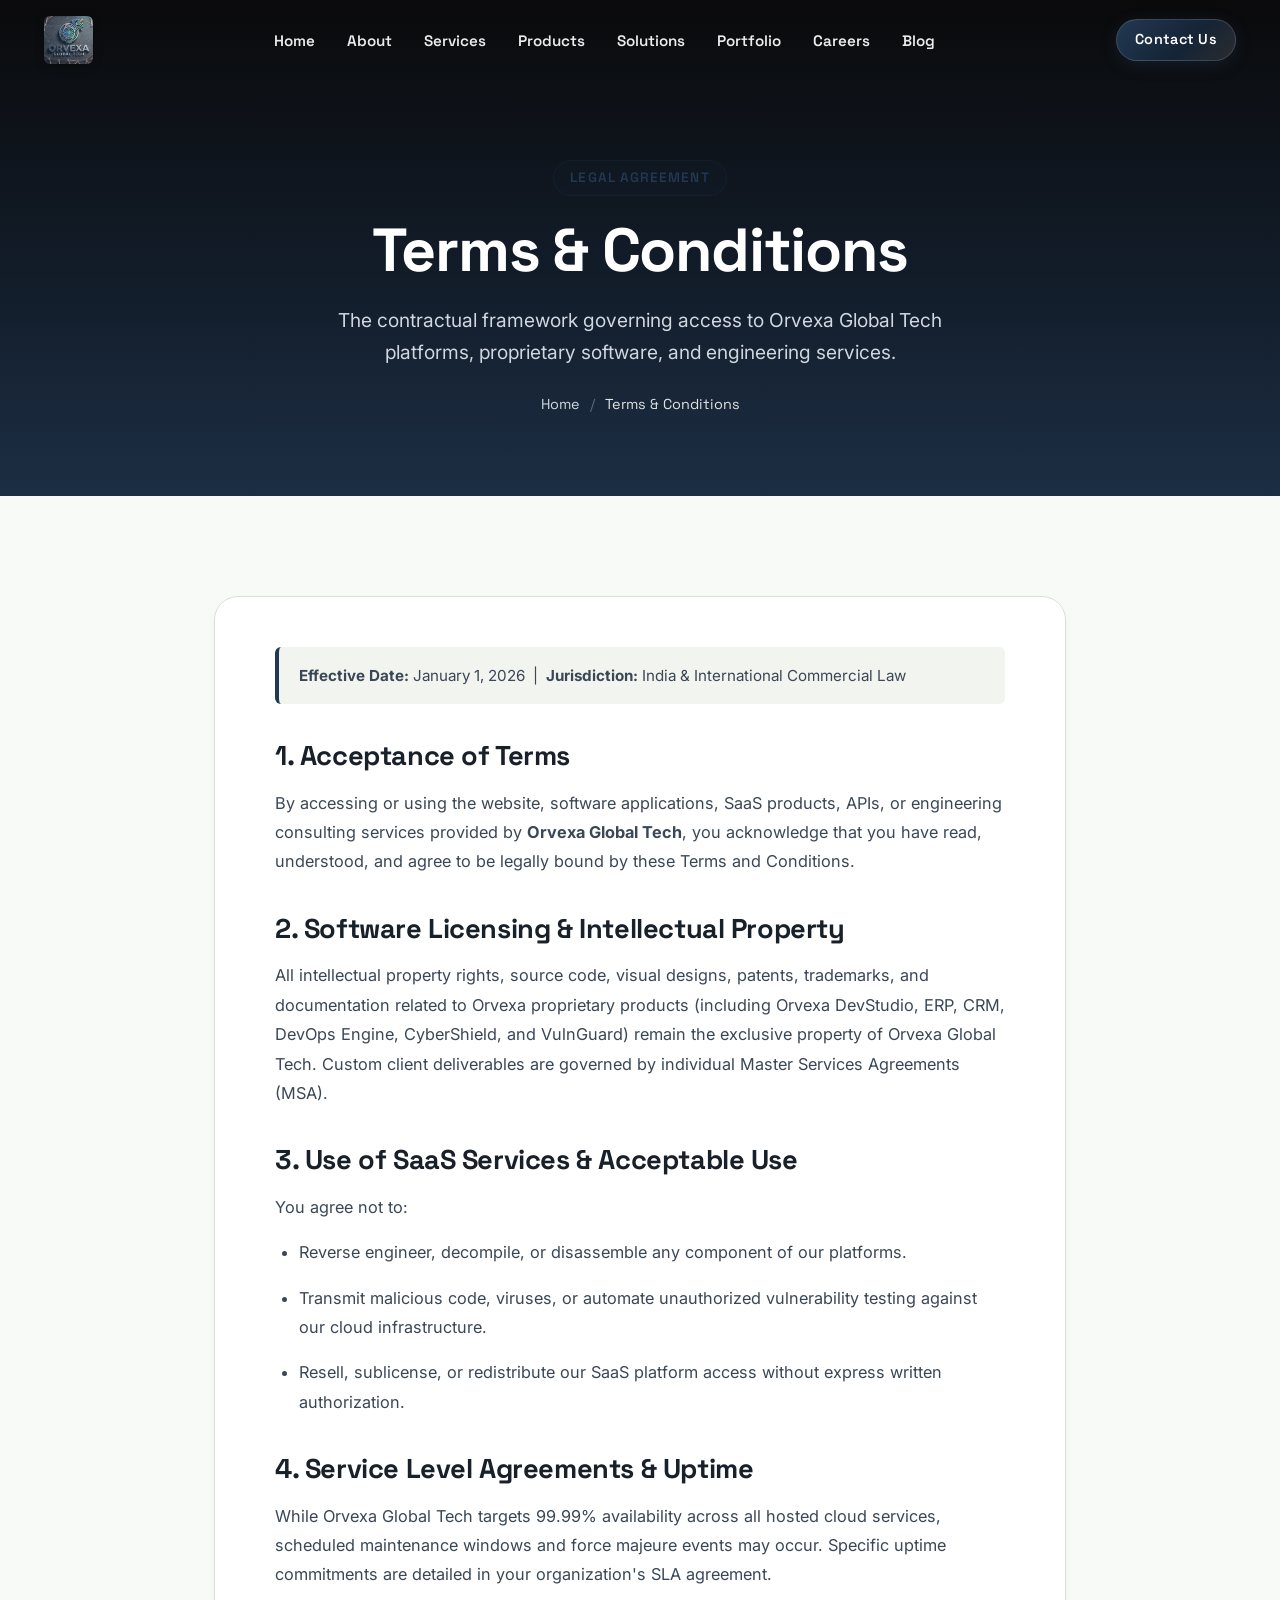
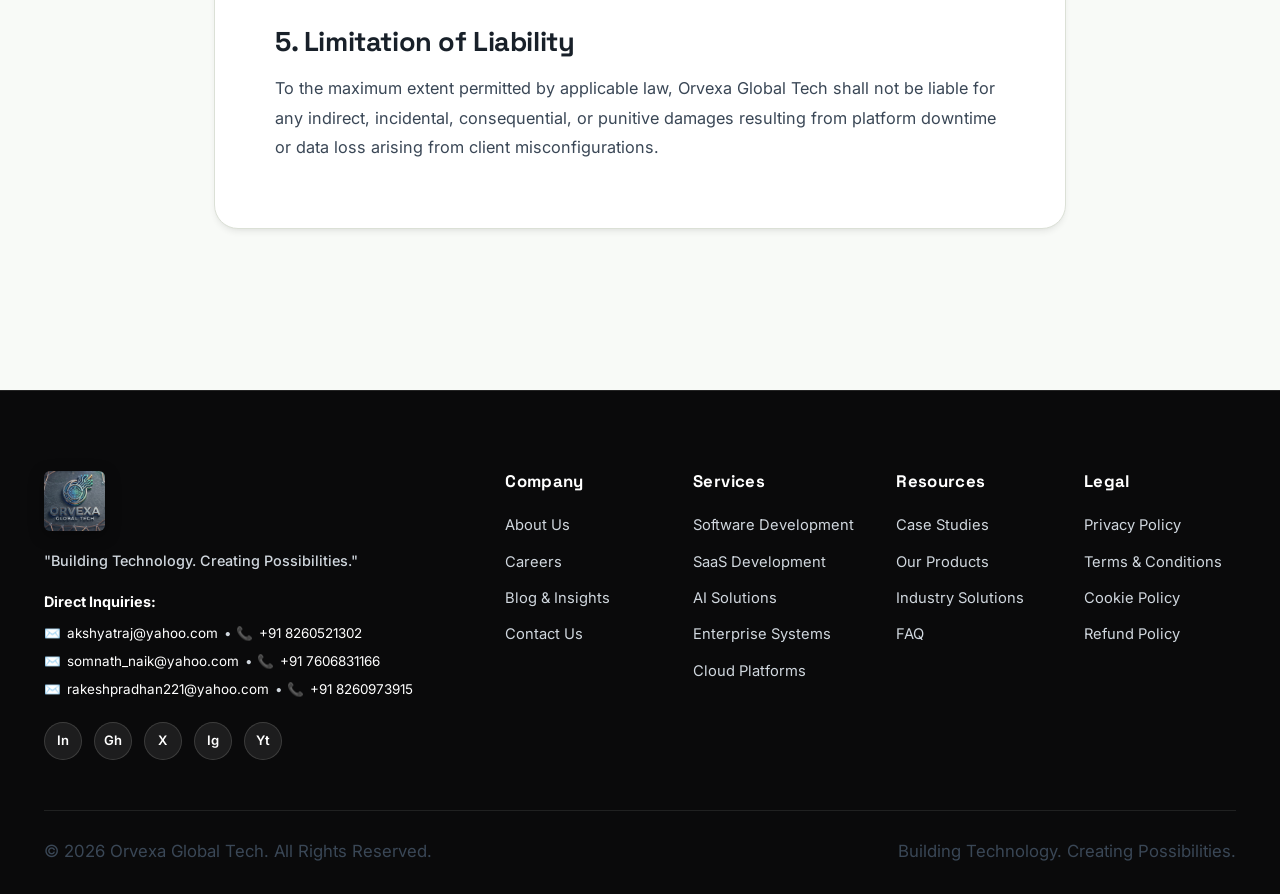
<file: pages/terms.html>
<!DOCTYPE html>
<html lang="en">
<head>
  <meta charset="UTF-8">
  <meta name="viewport" content="width=device-width, initial-scale=1.0">
  <title>Terms & Conditions | Orvexa Global Tech</title>
  <meta name="description" content="Terms and Conditions governing the use of Orvexa Global Tech software services, SaaS platforms, and enterprise solutions.">
  <meta name="keywords" content="Orvexa terms of service, software legal terms, SaaS agreement, enterprise service terms">
  <meta name="robots" content="index, follow">
  <meta name="theme-color" content="#060919">
  <link rel="canonical" href="https://orvexaglobaltech.com/pages/terms.html">

  <!-- Open Graph / Facebook -->
  <meta property="og:type" content="website">
  <meta property="og:url" content="https://orvexaglobaltech.com/pages/terms.html">
  <meta property="og:title" content="Terms & Conditions | Orvexa Global Tech">
  <meta property="og:description" content="Terms and Conditions governing the use of Orvexa Global Tech software services, SaaS platforms, and enterprise solutions.">
  <meta property="og:image" content="https://orvexaglobaltech.com/assets/logo-mark.png">

  <!-- Twitter -->
  <meta name="twitter:card" content="summary_large_image">
  <meta name="twitter:url" content="https://orvexaglobaltech.com/pages/terms.html">
  <meta name="twitter:title" content="Terms & Conditions | Orvexa Global Tech">
  <meta name="twitter:description" content="Terms and Conditions governing the use of Orvexa Global Tech software services, SaaS platforms, and enterprise solutions.">
  <meta name="twitter:image" content="https://orvexaglobaltech.com/assets/logo-mark.png">

  <!-- Structured Data -->
  <script type="application/ld+json">
  {
    "@context": "https://schema.org",
    "@type": "WebPage",
    "name": "Terms & Conditions - Orvexa Global Tech",
    "url": "https://orvexaglobaltech.com/pages/terms.html",
    "description": "Terms and Conditions governing the use of Orvexa Global Tech software services, SaaS platforms, and enterprise solutions.",
    "breadcrumb": {
      "@type": "BreadcrumbList",
      "itemListElement": [
        { "@type": "ListItem", "position": 1, "name": "Home", "item": "https://orvexaglobaltech.com/" },
        { "@type": "ListItem", "position": 2, "name": "Terms & Conditions", "item": "https://orvexaglobaltech.com/pages/terms.html" }
      ]
    }
  }
  </script>

  <link rel="icon" type="image/png" href="../assets/favicon.png">
  <link rel="stylesheet" href="../css/style.css">
  <link rel="stylesheet" href="../css/animations.css">
  <link rel="stylesheet" href="../css/responsive.css">
</head>
<body>

  <!-- Navigation -->
  <header class="navbar on-dark-hero" id="navbar">
    <div class="container navbar-container">
      <a href="../index.html" class="nav-brand" aria-label="Orvexa Global Tech Home">
        <img src="../assets/logo-mark.png" alt="Orvexa Global Tech Logo">
      </a>
      <nav aria-label="Primary Navigation">
        <ul class="nav-menu">
          <li class="nav-item"><a href="../index.html" class="nav-link">Home</a></li>
          <li class="nav-item"><a href="about.html" class="nav-link">About</a></li>
          <li class="nav-item"><a href="services.html" class="nav-link">Services</a></li>
          <li class="nav-item"><a href="products.html" class="nav-link">Products</a></li>
          <li class="nav-item"><a href="solutions.html" class="nav-link">Solutions</a></li>
          <li class="nav-item"><a href="portfolio.html" class="nav-link">Portfolio</a></li>
          <li class="nav-item"><a href="careers.html" class="nav-link">Careers</a></li>
          <li class="nav-item"><a href="blog.html" class="nav-link">Blog</a></li>
          <li class="nav-item nav-menu-cta"><a href="contact.html" class="btn btn-primary btn-sm">Contact Us</a></li>
        </ul>
      </nav>
      <div class="nav-actions">
        <a href="contact.html" class="btn btn-primary btn-sm">Contact Us</a>
        <button class="hamburger" aria-label="Toggle navigation menu"><span></span><span></span><span></span></button>
      </div>
    </div>
  </header>

  <!-- Page Hero -->
  <section class="page-hero">
    <div class="container reveal">
      <span class="section-badge">Legal Agreement</span>
      <h1>Terms & Conditions</h1>
      <p>The contractual framework governing access to Orvexa Global Tech platforms, proprietary software, and engineering services.</p>
      <div class="breadcrumb">
        <a href="../index.html">Home</a>
        <span class="divider">/</span>
        <span>Terms & Conditions</span>
      </div>
    </div>
  </section>

  <!-- Content Section -->
  <section class="section">
    <div class="container" style="max-width: 900px;">
      <div class="policy-content reveal">
        <div class="policy-meta">
          <strong>Effective Date:</strong> January 1, 2026 &nbsp;|&nbsp; <strong>Jurisdiction:</strong> India & International Commercial Law
        </div>

        <h2>1. Acceptance of Terms</h2>
        <p>
          By accessing or using the website, software applications, SaaS products, APIs, or engineering consulting services provided by <strong>Orvexa Global Tech</strong>, you acknowledge that you have read, understood, and agree to be legally bound by these Terms and Conditions.
        </p>

        <h2>2. Software Licensing & Intellectual Property</h2>
        <p>
          All intellectual property rights, source code, visual designs, patents, trademarks, and documentation related to Orvexa proprietary products (including Orvexa DevStudio, ERP, CRM, DevOps Engine, CyberShield, and VulnGuard) remain the exclusive property of Orvexa Global Tech. Custom client deliverables are governed by individual Master Services Agreements (MSA).
        </p>

        <h2>3. Use of SaaS Services & Acceptable Use</h2>
        <p>You agree not to:</p>
        <ul>
          <li>Reverse engineer, decompile, or disassemble any component of our platforms.</li>
          <li>Transmit malicious code, viruses, or automate unauthorized vulnerability testing against our cloud infrastructure.</li>
          <li>Resell, sublicense, or redistribute our SaaS platform access without express written authorization.</li>
        </ul>

        <h2>4. Service Level Agreements & Uptime</h2>
        <p>
          While Orvexa Global Tech targets 99.99% availability across all hosted cloud services, scheduled maintenance windows and force majeure events may occur. Specific uptime commitments are detailed in your organization's SLA agreement.
        </p>

        <h2>5. Limitation of Liability</h2>
        <p>
          To the maximum extent permitted by applicable law, Orvexa Global Tech shall not be liable for any indirect, incidental, consequential, or punitive damages resulting from platform downtime or data loss arising from client misconfigurations.
        </p>
      </div>
    </div>
  </section>

  <!-- Footer -->
  <footer class="footer">
    <div class="container">
      <div class="footer-grid">
        <div class="footer-brand">
          <img src="../assets/logo-mark.png" alt="Orvexa Global Tech Logo">
          <p class="footer-tagline">"Building Technology. Creating Possibilities."</p>
          <div class="footer-contact-direct">
            <p style="font-weight: 700; color: #ffffff; margin-bottom: 2px;">Direct Inquiries:</p>
            <div>✉️ <a href="mailto:akshyatraj@yahoo.com">akshyatraj@yahoo.com</a> • 📞 <a href="tel:+918260521302">+91 8260521302</a></div>
            <div>✉️ <a href="mailto:somnath_naik@yahoo.com">somnath_naik@yahoo.com</a> • 📞 <a href="tel:+917606831166">+91 7606831166</a></div>
            <div>✉️ <a href="mailto:rakeshpradhan221@yahoo.com">rakeshpradhan221@yahoo.com</a> • 📞 <a href="tel:+918260973915">+91 8260973915</a></div>
          </div>
          <div class="footer-social">
            <a href="https://linkedin.com" target="_blank" rel="noopener" class="social-link">In</a>
            <a href="https://github.com/ORVEXA-GLOBAL-TECH" target="_blank" rel="noopener" class="social-link">Gh</a>
            <a href="https://x.com" target="_blank" rel="noopener" class="social-link">X</a>
            <a href="https://instagram.com" target="_blank" rel="noopener" class="social-link">Ig</a>
            <a href="https://youtube.com" target="_blank" rel="noopener" class="social-link">Yt</a>
          </div>
        </div>
        <div>
          <h4 class="footer-title">Company</h4>
          <ul class="footer-links">
            <li><a href="about.html">About Us</a></li>
            <li><a href="careers.html">Careers</a></li>
            <li><a href="blog.html">Blog & Insights</a></li>
            <li><a href="contact.html">Contact Us</a></li>
          </ul>
        </div>
        <div>
          <h4 class="footer-title">Services</h4>
          <ul class="footer-links">
            <li><a href="services.html">Software Development</a></li>
            <li><a href="services.html">SaaS Development</a></li>
            <li><a href="services.html">AI Solutions</a></li>
            <li><a href="services.html">Enterprise Systems</a></li>
            <li><a href="services.html">Cloud Platforms</a></li>
          </ul>
        </div>
        <div>
          <h4 class="footer-title">Resources</h4>
          <ul class="footer-links">
            <li><a href="portfolio.html">Case Studies</a></li>
            <li><a href="products.html">Our Products</a></li>
            <li><a href="solutions.html">Industry Solutions</a></li>
            <li><a href="../index.html#faq">FAQ</a></li>
          </ul>
        </div>
        <div>
          <h4 class="footer-title">Legal</h4>
          <ul class="footer-links">
            <li><a href="privacy.html">Privacy Policy</a></li>
            <li><a href="terms.html">Terms & Conditions</a></li>
            <li><a href="cookies.html">Cookie Policy</a></li>
            <li><a href="refund.html">Refund Policy</a></li>
          </ul>
        </div>
      </div>
      <div class="footer-bottom">
        <p>© <span class="current-year">2026</span> Orvexa Global Tech. All Rights Reserved.</p>
        <p>Building Technology. Creating Possibilities.</p>
      </div>
    </div>
  </footer>

  <script src="../js/navigation.js"></script>
  <script src="../js/animations.js"></script>
  <script src="../js/security.js"></script>
  <script src="../js/main.js"></script>
</body>
</html>
</file>
<file: css/style.css>
/* ==========================================================================
   ORVEXA GLOBAL TECH - DESIGN SYSTEM & CORE STYLES
   "Building Technology. Creating Possibilities."
   5-Color Executive Tech Palette:
   Pure White (#FFFFFF) | Pale Slate Mist (#E2E4DE) | Corporate Deep Navy (#223853)
   Charcoal Graphite (#2B2C2E) | Jet Black (#0A0A0B)
   ========================================================================== */

/* --- Google Fonts Import --- */
@import url('https://fonts.googleapis.com/css2?family=Inter:wght@300;400;500;600;700;800&family=Poppins:wght@400;500;600;700&family=Space+Grotesk:wght@500;600;700;800&display=swap');

/* --- Root CSS Variables --- */
:root {
  /* 5-Color Palette Core */
  --color-white: #ffffff;
  --color-slate-light: #e2e4de;
  --color-slate-subtle: #ebede7;
  --color-slate-border: #d4d8cf;
  --color-primary: #223853;
  --color-primary-dark: #152436;
  --color-primary-light: #2e4b6e;
  --color-accent-navy: #223853;
  --color-accent-steel: #38567d;
  --color-accent-blue: #223853;
  --color-accent-cyan: #38567d;
  --color-accent-cyan-deep: #223853;
  --color-accent-emerald: #223853;
  --color-accent-green: #223853;
  --color-accent-teal: #38567d;
  --color-charcoal: #2b2c2e;
  --color-charcoal-light: #3c3d40;
  --color-black: #0a0a0b;
  --color-black-pure: #000000;
  
  /* Gradients */
  --grad-brand: linear-gradient(135deg, #223853 0%, #152436 60%, #2b2c2e 100%);
  --grad-brand-glow: linear-gradient(135deg, #ffffff 0%, #e2e4de 50%, #9cb2cb 100%);
  --grad-navy-glow: linear-gradient(135deg, #38567d 0%, #223853 100%);
  --grad-dark-hero: linear-gradient(180deg, #0a0a0b 0%, #121c29 55%, #1c2e44 100%);
  --grad-dark-card: linear-gradient(145deg, rgba(34, 56, 83, 0.45) 0%, rgba(43, 44, 46, 0.95) 100%);
  --grad-light-card: linear-gradient(180deg, #ffffff 0%, #f4f6f2 100%);
  --grad-subtle-glow: radial-gradient(circle at 50% 0%, rgba(56, 86, 125, 0.22) 0%, transparent 70%);

  /* Neutrals & Backgrounds (Light-first UI with rich contrast) */
  --bg-body: #f8faf7;
  --bg-surface: #ffffff;
  --bg-surface-alt: #ebede7;
  --bg-surface-soft: #f2f4ef;
  --bg-dark-section: #0a0a0b;
  --bg-dark-surface: #141f2c;
  
  /* Text Colors */
  --text-main: #182029;
  --text-muted: #3a4756;
  --text-light: #5d6d80;
  --text-white: #ffffff;
  --text-white-muted: #d0d7de;
  
  /* Borders & Dividers */
  --border-subtle: #dbe0d6;
  --border-focus: #223853;
  --border-glass: rgba(255, 255, 255, 0.2);
  --border-glass-dark: rgba(226, 228, 222, 0.12);

  /* Shadows */
  --shadow-xs: 0 1px 3px rgba(10, 10, 11, 0.05);
  --shadow-sm: 0 4px 6px -1px rgba(10, 10, 11, 0.07), 0 2px 4px -2px rgba(10, 10, 11, 0.05);
  --shadow-md: 0 10px 15px -3px rgba(10, 10, 11, 0.08), 0 4px 6px -4px rgba(10, 10, 11, 0.04);
  --shadow-lg: 0 20px 25px -5px rgba(10, 10, 11, 0.12), 0 8px 10px -6px rgba(10, 10, 11, 0.06);
  --shadow-xl: 0 25px 50px -12px rgba(10, 10, 11, 0.22);
  --shadow-glow: 0 0 25px rgba(34, 56, 83, 0.35);
  --shadow-glow-green: 0 0 25px rgba(56, 86, 125, 0.35);

  /* Typography */
  --font-heading: 'Space Grotesk', -apple-system, BlinkMacSystemFont, 'Segoe UI', Roboto, sans-serif;
  --font-body: 'Inter', -apple-system, BlinkMacSystemFont, 'Segoe UI', Roboto, sans-serif;
  --font-accent: 'Poppins', sans-serif;

  /* Sizing & Radius */
  --radius-sm: 6px;
  --radius-md: 12px;
  --radius-lg: 18px;
  --radius-xl: 24px;
  --radius-pill: 9999px;
  --container-max: 1240px;
  --navbar-height: 80px;

  /* Transitions */
  --trans-fast: 0.2s cubic-bezier(0.4, 0, 0.2, 1);
  --trans-smooth: 0.35s cubic-bezier(0.4, 0, 0.2, 1);
  --trans-spring: 0.5s cubic-bezier(0.175, 0.885, 0.32, 1.275);
}

/* --- Reset & Base --- */
*, *::before, *::after {
  box-sizing: border-box;
  margin: 0;
  padding: 0;
}

html {
  font-size: 16px;
  scroll-behavior: smooth;
  -webkit-font-smoothing: antialiased;
  -moz-osx-font-smoothing: grayscale;
}

body {
  font-family: var(--font-body);
  color: var(--text-main);
  background-color: var(--bg-body);
  line-height: 1.65;
  overflow-x: hidden;
  position: relative;
  min-height: 100vh;
}

img, svg {
  display: block;
  max-width: 100%;
}

a {
  color: inherit;
  text-decoration: none;
  transition: color var(--trans-fast);
}

ul, ol {
  list-style: none;
}

button, input, select, textarea {
  font-family: inherit;
  font-size: 1rem;
  border: none;
  outline: none;
}

button {
  cursor: pointer;
  background: transparent;
}

/* --- Typography Helpers --- */
h1, h2, h3, h4, h5, h6 {
  font-family: var(--font-heading);
  color: var(--text-main);
  font-weight: 700;
  line-height: 1.2;
}

h1 { font-size: clamp(2.4rem, 5vw, 3.8rem); letter-spacing: -0.02em; }
h2 { font-size: clamp(1.8rem, 3.5vw, 2.6rem); letter-spacing: -0.015em; }
h3 { font-size: clamp(1.3rem, 2.2vw, 1.7rem); }
h4 { font-size: 1.25rem; }
h5 { font-size: 1.1rem; }
h6 { font-size: 0.95rem; }

p {
  color: var(--text-muted);
  font-size: 1.05rem;
}

.text-gradient {
  background: linear-gradient(135deg, #ffffff 0%, #e2e4de 40%, #9cb3ce 100%);
  -webkit-background-clip: text;
  -webkit-text-fill-color: transparent;
  display: inline-block;
}

.text-white { color: var(--text-white) !important; }
.text-white-muted { color: var(--text-white-muted) !important; }
.text-cyan { color: var(--color-slate-light) !important; }
.text-emerald { color: var(--color-slate-subtle) !important; }
.text-center { text-align: center; }

/* --- Layout Containers --- */
.container {
  width: 100%;
  max-width: var(--container-max);
  margin: 0 auto;
  padding: 0 24px;
}

.section {
  padding: 100px 0;
  position: relative;
}

.section-dark {
  background-color: var(--bg-dark-section);
  color: var(--text-white);
  position: relative;
  overflow: hidden;
}

.section-dark h2, .section-dark h3, .section-dark h4 {
  color: var(--text-white);
}

.section-dark p {
  color: var(--text-white-muted);
}

.section-soft {
  background-color: var(--bg-surface-soft);
}

/* Section Headers */
.section-header {
  text-align: center;
  max-width: 760px;
  margin: 0 auto 60px;
}

.section-badge {
  display: inline-flex;
  align-items: center;
  gap: 8px;
  padding: 6px 16px;
  border-radius: var(--radius-pill);
  font-family: var(--font-heading);
  font-size: 0.85rem;
  font-weight: 600;
  text-transform: uppercase;
  letter-spacing: 0.08em;
  background: rgba(34, 56, 83, 0.08);
  color: var(--color-primary);
  border: 1px solid rgba(34, 56, 83, 0.22);
  margin-bottom: 18px;
}

.section-dark .section-badge {
  background: rgba(226, 228, 222, 0.12);
  color: var(--color-slate-light);
  border-color: rgba(226, 228, 222, 0.28);
}

.section-title {
  margin-bottom: 18px;
}

.section-desc {
  font-size: 1.15rem;
  line-height: 1.7;
}

/* --- Buttons --- */
.btn {
  display: inline-flex;
  align-items: center;
  justify-content: center;
  gap: 10px;
  padding: 14px 28px;
  border-radius: var(--radius-pill);
  font-family: var(--font-heading);
  font-weight: 600;
  font-size: 1rem;
  letter-spacing: 0.02em;
  transition: all var(--trans-smooth);
  position: relative;
  overflow: hidden;
  z-index: 1;
}

.btn-primary {
  background: var(--grad-brand);
  color: #ffffff;
  box-shadow: 0 4px 15px rgba(34, 56, 83, 0.35);
  border: 1px solid rgba(255, 255, 255, 0.15);
}

.btn-primary:hover {
  transform: translateY(-3px);
  box-shadow: 0 8px 25px rgba(34, 56, 83, 0.55);
  background: linear-gradient(135deg, #2e4b6e 0%, #152436 100%);
  color: #ffffff;
}

.btn-secondary {
  background: #ffffff;
  color: var(--color-primary);
  border: 1.5px solid var(--border-subtle);
  box-shadow: var(--shadow-sm);
}

.btn-secondary:hover {
  border-color: var(--color-primary);
  color: var(--color-primary-dark);
  background: var(--bg-surface-alt);
  transform: translateY(-3px);
  box-shadow: var(--shadow-md);
}

.btn-outline-white {
  background: transparent;
  color: #ffffff;
  border: 1.5px solid rgba(255, 255, 255, 0.35);
  backdrop-filter: blur(8px);
}

.btn-outline-white:hover {
  border-color: #ffffff;
  color: #ffffff;
  background: rgba(255, 255, 255, 0.12);
  transform: translateY(-3px);
  box-shadow: 0 0 20px rgba(255, 255, 255, 0.25);
}

.btn-glow-green, .btn-glow-navy {
  background: linear-gradient(135deg, #223853 0%, #38567d 100%);
  color: #ffffff;
  font-weight: 700;
  box-shadow: 0 4px 20px rgba(34, 56, 83, 0.45);
  border: 1px solid rgba(226, 228, 222, 0.25);
}

.btn-glow-green:hover, .btn-glow-navy:hover {
  transform: translateY(-3px);
  box-shadow: 0 8px 30px rgba(56, 86, 125, 0.6);
  background: linear-gradient(135deg, #2e4b6e 0%, #223853 100%);
  color: #ffffff;
}

.btn-dark {
  background: var(--color-charcoal);
  color: #ffffff;
  border: 1px solid rgba(255, 255, 255, 0.1);
}

.btn-dark:hover {
  background: #1e1f21;
  transform: translateY(-3px);
  box-shadow: var(--shadow-md);
}

.btn-sm {
  padding: 8px 18px;
  font-size: 0.9rem;
}

.btn-lg {
  padding: 16px 36px;
  font-size: 1.1rem;
}

.btn-icon {
  width: 44px;
  height: 44px;
  padding: 0;
  border-radius: 50%;
}

/* --- Navigation Bar --- */
.navbar {
  position: fixed;
  top: 0;
  left: 0;
  right: 0;
  height: var(--navbar-height);
  z-index: 1000;
  transition: all var(--trans-smooth);
  display: flex;
  align-items: center;
}

.navbar.scrolled {
  background: rgba(255, 255, 255, 0.96);
  backdrop-filter: blur(14px);
  box-shadow: 0 4px 20px rgba(10, 10, 11, 0.08);
  border-bottom: 1px solid rgba(219, 224, 214, 0.9);
  height: 70px;
}

.navbar-container {
  display: flex;
  align-items: center;
  justify-content: space-between;
  width: 100%;
}

.nav-brand {
  display: flex;
  align-items: center;
  gap: 12px;
  height: 54px;
}

.nav-brand img {
  height: 48px;
  width: auto;
  object-fit: contain;
  border-radius: var(--radius-sm);
  box-shadow: 0 2px 10px rgba(0, 0, 0, 0.25);
  transition: transform var(--trans-fast);
}

.nav-brand:hover img {
  transform: scale(1.04);
}

.nav-menu {
  display: flex;
  align-items: center;
  gap: 32px;
}

.nav-item {
  position: relative;
}

.nav-link {
  font-family: var(--font-heading);
  font-size: 0.95rem;
  font-weight: 600;
  color: var(--text-main);
  padding: 8px 0;
  position: relative;
  transition: color var(--trans-fast);
}

/* On transparent hero when page is dark at top */
.navbar.on-dark-hero:not(.scrolled) .nav-link {
  color: rgba(255, 255, 255, 0.92);
}

.navbar.on-dark-hero:not(.scrolled) .nav-link:hover,
.navbar.on-dark-hero:not(.scrolled) .nav-link.active {
  color: #ffffff;
}

.nav-link::after {
  content: '';
  position: absolute;
  bottom: 0;
  left: 0;
  width: 0;
  height: 2.5px;
  background: var(--color-primary);
  transition: width var(--trans-fast);
  border-radius: 2px;
}

.navbar.on-dark-hero:not(.scrolled) .nav-link::after {
  background: #ffffff;
}

.nav-link:hover::after,
.nav-link.active::after {
  width: 100%;
}

.nav-menu-cta {
  display: none;
}

.nav-actions {
  display: flex;
  align-items: center;
  gap: 16px;
}

.hamburger {
  display: none;
  flex-direction: column;
  justify-content: space-between;
  width: 30px;
  height: 20px;
  background: transparent;
  border: none;
  cursor: pointer;
  z-index: 1001;
  padding: 0;
}

.hamburger span {
  display: block;
  height: 2.5px;
  width: 100%;
  background: var(--text-main);
  border-radius: 2px;
  transition: all var(--trans-smooth);
}

.navbar.on-dark-hero:not(.scrolled) .hamburger span {
  background: #ffffff;
}

.hamburger.active span:nth-child(1) {
  transform: translateY(8.5px) rotate(45deg);
}

.hamburger.active span:nth-child(2) {
  opacity: 0;
}

.hamburger.active span:nth-child(3) {
  transform: translateY(-8.5px) rotate(-45deg);
}

/* Scroll Progress Indicator */
.scroll-progress {
  position: fixed;
  top: 0;
  left: 0;
  height: 3px;
  background: linear-gradient(90deg, #223853 0%, #38567d 50%, #e2e4de 100%);
  z-index: 1002;
  width: 0%;
  transition: width 0.1s ease-out;
}

/* --- Hero Section --- */
.hero {
  position: relative;
  min-height: 100vh;
  display: flex;
  align-items: center;
  background: var(--grad-dark-hero);
  color: var(--text-white);
  padding: 140px 0 100px;
  overflow: hidden;
}

.hero-canvas {
  position: absolute;
  top: 0;
  left: 0;
  width: 100%;
  height: 100%;
  pointer-events: none;
  z-index: 1;
}

.hero-glow {
  position: absolute;
  top: -150px;
  right: -100px;
  width: 600px;
  height: 600px;
  border-radius: 50%;
  background: radial-gradient(circle, rgba(56, 86, 125, 0.25) 0%, rgba(226, 228, 222, 0.06) 50%, transparent 70%);
  filter: blur(60px);
  pointer-events: none;
}

.hero-glow-2 {
  position: absolute;
  bottom: -100px;
  left: -100px;
  width: 500px;
  height: 500px;
  border-radius: 50%;
  background: radial-gradient(circle, rgba(34, 56, 83, 0.35) 0%, transparent 70%);
  filter: blur(70px);
  pointer-events: none;
}

.hero-content {
  position: relative;
  z-index: 2;
  max-width: 840px;
}

.hero-badge {
  display: inline-flex;
  align-items: center;
  gap: 10px;
  padding: 8px 20px;
  background: rgba(255, 255, 255, 0.08);
  border: 1px solid rgba(226, 228, 222, 0.3);
  border-radius: var(--radius-pill);
  font-family: var(--font-heading);
  font-size: 0.9rem;
  color: var(--color-slate-light);
  margin-bottom: 24px;
  backdrop-filter: blur(10px);
}

.hero-badge .pulse-dot {
  width: 8px;
  height: 8px;
  border-radius: 50%;
  background: var(--color-slate-light);
  box-shadow: 0 0 10px rgba(226, 228, 222, 0.8);
}

.hero-title {
  color: #ffffff;
  font-size: clamp(2.8rem, 5.5vw, 4.2rem);
  font-weight: 800;
  line-height: 1.15;
  margin-bottom: 24px;
}

.hero-subtitle {
  font-size: clamp(1.15rem, 2vw, 1.35rem);
  color: var(--text-white-muted);
  line-height: 1.7;
  margin-bottom: 36px;
  max-width: 720px;
}

.hero-tags {
  display: flex;
  flex-wrap: wrap;
  align-items: center;
  gap: 12px;
  margin-top: 36px;
  color: var(--color-slate-light);
  font-family: var(--font-heading);
  font-size: 0.9rem;
  font-weight: 600;
  letter-spacing: 0.04em;
}

.hero-tags span {
  display: inline-flex;
  align-items: center;
  gap: 8px;
}

.hero-tags span::after {
  content: "•";
  color: rgba(255, 255, 255, 0.4);
}

.hero-tags span:last-child::after {
  content: "";
}

.hero-actions {
  display: flex;
  flex-wrap: wrap;
  gap: 18px;
  margin-top: 32px;
}

/* --- Page Hero Header (Inner Pages) --- */
.page-hero {
  background: var(--grad-dark-hero);
  color: var(--text-white);
  padding: 160px 0 80px;
  position: relative;
  overflow: hidden;
  text-align: center;
}

.page-hero .container {
  position: relative;
  z-index: 2;
  max-width: 850px;
}

.page-hero h1 {
  color: #ffffff;
  margin-bottom: 18px;
}

.page-hero p {
  color: var(--text-white-muted);
  font-size: 1.2rem;
  max-width: 680px;
  margin: 0 auto;
}

.breadcrumb {
  display: flex;
  align-items: center;
  justify-content: center;
  gap: 10px;
  margin-top: 24px;
  font-size: 0.9rem;
  color: var(--color-slate-light);
  font-family: var(--font-heading);
}

.breadcrumb a {
  color: var(--text-white-muted);
}

.breadcrumb a:hover {
  color: #ffffff;
}

.breadcrumb span.divider {
  color: rgba(255, 255, 255, 0.3);
}

/* --- Cards & Grid Layouts --- */
.grid-2 {
  display: grid;
  grid-template-columns: repeat(2, 1fr);
  gap: 32px;
}

.grid-3 {
  display: grid;
  grid-template-columns: repeat(3, 1fr);
  gap: 32px;
}

.grid-4 {
  display: grid;
  grid-template-columns: repeat(4, 1fr);
  gap: 24px;
}

.card {
  background: var(--bg-surface);
  border: 1px solid var(--border-subtle);
  border-radius: var(--radius-lg);
  padding: 36px 30px;
  transition: all var(--trans-smooth);
  position: relative;
  overflow: hidden;
}

.card:hover {
  transform: translateY(-8px);
  border-color: rgba(34, 56, 83, 0.45);
  box-shadow: var(--shadow-xl);
}

.card-dark {
  background: var(--grad-dark-card);
  border: 1px solid var(--border-glass-dark);
  color: var(--text-white);
}

.card-dark:hover {
  border-color: var(--color-slate-light);
  box-shadow: 0 15px 35px rgba(0, 0, 0, 0.5), 0 0 20px rgba(34, 56, 83, 0.35);
}

.card-icon {
  width: 60px;
  height: 60px;
  border-radius: var(--radius-md);
  background: linear-gradient(135deg, rgba(34, 56, 83, 0.08) 0%, rgba(226, 228, 222, 0.5) 100%);
  display: flex;
  align-items: center;
  justify-content: center;
  margin-bottom: 24px;
  color: var(--color-primary);
  font-size: 1.7rem;
  transition: all var(--trans-smooth);
  border: 1px solid rgba(34, 56, 83, 0.12);
}

.card:hover .card-icon {
  background: var(--grad-brand);
  color: #ffffff;
  transform: scale(1.08) rotate(3deg);
  box-shadow: 0 8px 20px rgba(34, 56, 83, 0.35);
  border-color: transparent;
}

.card-dark .card-icon {
  background: rgba(226, 228, 222, 0.1);
  color: var(--color-slate-light);
  border-color: rgba(226, 228, 222, 0.2);
}

.card-title {
  margin-bottom: 14px;
  font-size: 1.35rem;
}

.card-text {
  font-size: 0.98rem;
  line-height: 1.65;
  margin-bottom: 20px;
}

.card-link {
  display: inline-flex;
  align-items: center;
  gap: 8px;
  font-family: var(--font-heading);
  font-weight: 700;
  font-size: 0.95rem;
  color: var(--color-primary);
  transition: gap var(--trans-fast), color var(--trans-fast);
}

.card-link:hover {
  gap: 12px;
  color: var(--color-primary-light);
}

/* --- Stats Counter Grid --- */
.stats-grid {
  display: grid;
  grid-template-columns: repeat(4, 1fr);
  gap: 24px;
  margin-top: 48px;
}

.stat-item {
  background: #ffffff;
  border: 1px solid var(--border-subtle);
  border-radius: var(--radius-lg);
  padding: 32px 20px;
  text-align: center;
  box-shadow: var(--shadow-sm);
  transition: all var(--trans-smooth);
  position: relative;
}

.stat-item::before {
  content: '';
  position: absolute;
  top: 0;
  left: 30%;
  right: 30%;
  height: 3.5px;
  background: var(--grad-brand);
  border-radius: 0 0 3px 3px;
}

.stat-item:hover {
  transform: translateY(-5px);
  box-shadow: var(--shadow-lg);
  border-color: var(--color-primary);
}

.stat-number {
  font-family: var(--font-heading);
  font-size: 3rem;
  font-weight: 800;
  line-height: 1;
  color: var(--color-primary);
  margin-bottom: 8px;
}

.stat-label {
  font-family: var(--font-heading);
  font-weight: 600;
  font-size: 1rem;
  color: var(--text-main);
}

/* --- Technology Pills & Stack Badges --- */
.tech-category-group {
  margin-bottom: 40px;
}

.tech-cat-title {
  font-size: 1.15rem;
  margin-bottom: 16px;
  color: var(--color-slate-light);
  display: flex;
  align-items: center;
  gap: 10px;
}

.tech-pills {
  display: flex;
  flex-wrap: wrap;
  gap: 12px;
}

.tech-pill {
  display: inline-flex;
  align-items: center;
  gap: 10px;
  padding: 10px 20px;
  background: rgba(255, 255, 255, 0.05);
  border: 1px solid rgba(226, 228, 222, 0.16);
  border-radius: var(--radius-pill);
  color: var(--text-white);
  font-family: var(--font-heading);
  font-size: 0.95rem;
  font-weight: 600;
  transition: all var(--trans-fast);
}

.tech-pill:hover {
  background: rgba(255, 255, 255, 0.12);
  border-color: var(--color-slate-light);
  color: #ffffff;
  transform: translateY(-3px);
  box-shadow: 0 0 15px rgba(226, 228, 222, 0.25);
}

.tech-pill svg, .tech-pill img {
  width: 18px;
  height: 18px;
}

/* --- Timeline / Process Steps --- */
.timeline {
  position: relative;
  max-width: 900px;
  margin: 60px auto 0;
  padding: 20px 0;
}

.timeline::before {
  content: '';
  position: absolute;
  top: 0;
  bottom: 0;
  left: 50%;
  width: 3px;
  background: linear-gradient(180deg, #223853, #38567d, #2b2c2e);
  transform: translateX(-50%);
  border-radius: 3px;
}

.timeline-step {
  position: relative;
  width: 50%;
  padding: 0 40px 50px 40px;
  box-sizing: border-box;
}

.timeline-step:nth-child(odd) {
  left: 0;
  text-align: right;
}

.timeline-step:nth-child(even) {
  left: 50%;
  text-align: left;
}

.timeline-marker {
  position: absolute;
  top: 0;
  width: 44px;
  height: 44px;
  border-radius: 50%;
  background: #ffffff;
  border: 3px solid var(--color-primary);
  color: var(--color-primary);
  font-family: var(--font-heading);
  font-weight: 800;
  font-size: 0.95rem;
  display: flex;
  align-items: center;
  justify-content: center;
  box-shadow: 0 0 0 6px rgba(34, 56, 83, 0.15);
  z-index: 2;
}

.timeline-step:nth-child(odd) .timeline-marker {
  right: -22px;
}

.timeline-step:nth-child(even) .timeline-marker {
  left: -22px;
}

.timeline-content {
  background: #ffffff;
  border: 1px solid var(--border-subtle);
  border-radius: var(--radius-lg);
  padding: 28px;
  box-shadow: var(--shadow-sm);
  transition: all var(--trans-smooth);
}

.timeline-content:hover {
  transform: translateY(-5px);
  box-shadow: var(--shadow-lg);
  border-color: var(--color-primary);
}

.timeline-content h4 {
  font-size: 1.25rem;
  margin-bottom: 8px;
}

/* --- Testimonials Carousel --- */
.carousel-wrapper {
  position: relative;
  max-width: 900px;
  margin: 0 auto;
  overflow: hidden;
  padding: 20px 0 60px;
}

.carousel-track {
  display: flex;
  transition: transform var(--trans-smooth);
}

.carousel-slide {
  min-width: 100%;
  box-sizing: border-box;
  padding: 0 20px;
}

.testimonial-card {
  background: #ffffff;
  border: 1px solid var(--border-subtle);
  border-radius: var(--radius-xl);
  padding: 48px 40px;
  box-shadow: var(--shadow-md);
  position: relative;
  text-align: center;
}

.testimonial-quote-icon {
  font-size: 3rem;
  color: var(--color-primary);
  line-height: 1;
  margin-bottom: 20px;
  opacity: 0.5;
}

.testimonial-text {
  font-size: 1.3rem;
  font-style: italic;
  color: var(--text-main);
  line-height: 1.6;
  margin-bottom: 30px;
}

.testimonial-author {
  display: flex;
  align-items: center;
  justify-content: center;
  gap: 16px;
}

.testimonial-avatar {
  width: 56px;
  height: 56px;
  border-radius: 50%;
  border: 2px solid var(--color-primary);
  object-fit: cover;
}

.testimonial-info h5 {
  font-size: 1.1rem;
  margin-bottom: 2px;
}

.testimonial-info span {
  font-size: 0.9rem;
  color: var(--text-muted);
}

.carousel-controls {
  display: flex;
  align-items: center;
  justify-content: center;
  gap: 20px;
  margin-top: 30px;
}

.carousel-btn {
  width: 44px;
  height: 44px;
  border-radius: 50%;
  border: 1px solid var(--border-subtle);
  background: #ffffff;
  color: var(--text-main);
  display: flex;
  align-items: center;
  justify-content: center;
  transition: all var(--trans-fast);
  box-shadow: var(--shadow-xs);
}

.carousel-btn:hover {
  background: var(--color-primary);
  color: #ffffff;
  border-color: var(--color-primary);
  transform: scale(1.08);
}

.carousel-dots {
  display: flex;
  gap: 8px;
}

.carousel-dot {
  width: 12px;
  height: 12px;
  border-radius: 50%;
  background: var(--border-subtle);
  cursor: pointer;
  transition: all var(--trans-fast);
}

.carousel-dot.active {
  width: 28px;
  border-radius: 6px;
  background: var(--color-primary);
}

/* --- FAQ Accordion --- */
.faq-container {
  max-width: 840px;
  margin: 0 auto;
}

.faq-item {
  background: #ffffff;
  border: 1px solid var(--border-subtle);
  border-radius: var(--radius-md);
  margin-bottom: 16px;
  overflow: hidden;
  transition: all var(--trans-smooth);
}

.faq-item.active {
  border-color: var(--color-primary);
  box-shadow: var(--shadow-md);
}

.faq-question {
  width: 100%;
  padding: 22px 28px;
  display: flex;
  align-items: center;
  justify-content: space-between;
  text-align: left;
  font-family: var(--font-heading);
  font-size: 1.15rem;
  font-weight: 700;
  color: var(--text-main);
  background: transparent;
  cursor: pointer;
  transition: color var(--trans-fast);
}

.faq-item.active .faq-question {
  color: var(--color-primary);
}

.faq-toggle-icon {
  width: 28px;
  height: 28px;
  border-radius: 50%;
  background: var(--bg-surface-alt);
  display: flex;
  align-items: center;
  justify-content: center;
  font-size: 1.2rem;
  color: var(--text-muted);
  transition: transform var(--trans-smooth), background-color var(--trans-fast), color var(--trans-fast);
  flex-shrink: 0;
}

.faq-item.active .faq-toggle-icon {
  transform: rotate(45deg);
  background: var(--color-primary);
  color: #ffffff;
}

.faq-answer {
  max-height: 0;
  overflow: hidden;
  transition: max-height var(--trans-smooth), padding var(--trans-smooth);
  padding: 0 28px;
}

.faq-item.active .faq-answer {
  max-height: 400px;
  padding: 0 28px 24px;
}

.faq-answer p {
  font-size: 1.02rem;
  line-height: 1.7;
}

/* --- Call to Action (CTA) Section --- */
.cta-section {
  background: var(--grad-dark-hero);
  color: var(--text-white);
  padding: 100px 0;
  position: relative;
  overflow: hidden;
  border-radius: var(--radius-xl);
  margin: 40px 0;
  border: 1px solid rgba(226, 228, 222, 0.15);
}

.cta-box {
  position: relative;
  z-index: 2;
  text-align: center;
  max-width: 800px;
  margin: 0 auto;
}

.cta-box h2 {
  color: #ffffff;
  margin-bottom: 20px;
}

.cta-box p {
  color: var(--text-white-muted);
  font-size: 1.2rem;
  margin-bottom: 36px;
}

/* --- Forms & Inputs --- */
.form-group {
  margin-bottom: 24px;
  text-align: left;
}

.form-label {
  display: block;
  font-family: var(--font-heading);
  font-weight: 600;
  font-size: 0.95rem;
  margin-bottom: 8px;
  color: var(--text-main);
}

.form-control {
  width: 100%;
  padding: 14px 18px;
  border-radius: var(--radius-md);
  border: 1.5px solid var(--border-subtle);
  background: #ffffff;
  color: var(--text-main);
  font-size: 1rem;
  transition: all var(--trans-fast);
}

.form-control:focus {
  border-color: var(--color-primary);
  box-shadow: 0 0 0 4px rgba(34, 56, 83, 0.15);
}

.form-control.is-invalid {
  border-color: #ef4444;
  background-color: #fffaf0;
}

.invalid-feedback {
  color: #ef4444;
  font-size: 0.85rem;
  margin-top: 6px;
  display: none;
}

.form-control.is-invalid + .invalid-feedback {
  display: block;
}

textarea.form-control {
  resize: vertical;
  min-height: 130px;
}

/* --- Executive Leadership & Founder Cards --- */
.founder-card {
  background: #ffffff;
  border: 1.5px solid var(--border-subtle);
  border-radius: var(--radius-xl);
  padding: 36px 30px;
  display: flex;
  flex-direction: column;
  transition: all var(--trans-smooth);
  position: relative;
  overflow: hidden;
  box-shadow: var(--shadow-sm);
}

.founder-card::before {
  content: '';
  position: absolute;
  top: 0;
  left: 0;
  right: 0;
  height: 5px;
  background: var(--grad-brand);
}

.founder-card:hover {
  transform: translateY(-8px);
  border-color: var(--color-primary);
  box-shadow: var(--shadow-xl);
}

.founder-avatar-wrap {
  position: relative;
  width: 96px;
  height: 96px;
  margin: 0 auto 22px;
}

.founder-avatar {
  width: 100%;
  height: 100%;
  border-radius: 50%;
  background: var(--grad-brand);
  color: #ffffff;
  display: flex;
  align-items: center;
  justify-content: center;
  font-family: var(--font-heading);
  font-size: 2rem;
  font-weight: 800;
  box-shadow: 0 8px 20px rgba(34, 56, 83, 0.25);
  border: 3px solid #ffffff;
}

.founder-status-badge {
  position: absolute;
  bottom: 0;
  right: 2px;
  background: #223853;
  color: #ffffff;
  border-radius: var(--radius-pill);
  padding: 3px 8px;
  font-size: 0.68rem;
  font-weight: 700;
  border: 2px solid #ffffff;
  letter-spacing: 0.05em;
  text-transform: uppercase;
}

.founder-header {
  text-align: center;
  margin-bottom: 16px;
}

.founder-name {
  font-size: 1.45rem;
  font-weight: 800;
  margin-bottom: 4px;
  color: var(--color-black);
}

.founder-role {
  font-size: 0.92rem;
  font-weight: 700;
  color: var(--color-primary);
  text-transform: uppercase;
  letter-spacing: 0.06em;
  margin-bottom: 14px;
}

.founder-bio {
  font-size: 0.95rem;
  color: var(--text-muted);
  line-height: 1.65;
  margin-bottom: 20px;
  text-align: center;
}

.founder-tags {
  display: flex;
  flex-wrap: wrap;
  gap: 8px;
  justify-content: center;
  margin-bottom: 24px;
}

.founder-tag {
  display: inline-block;
  font-size: 0.78rem;
  font-weight: 600;
  background: var(--bg-surface-alt);
  color: var(--color-charcoal);
  padding: 4px 12px;
  border-radius: var(--radius-pill);
  border: 1px solid var(--border-subtle);
}

.founder-contacts {
  margin-top: auto;
  display: flex;
  flex-direction: column;
  gap: 10px;
  padding-top: 18px;
  border-top: 1px solid var(--border-subtle);
}

.founder-contact-item {
  display: flex;
  align-items: center;
  gap: 10px;
  font-size: 0.9rem;
  font-weight: 600;
  color: var(--text-main);
  padding: 8px 12px;
  border-radius: var(--radius-sm);
  background: var(--bg-surface-soft);
  transition: all var(--trans-fast);
}

.founder-contact-item:hover {
  background: rgba(34, 56, 83, 0.08);
  color: var(--color-primary);
  transform: translateX(4px);
}

.founder-contact-item .icon {
  font-size: 1.1rem;
  color: var(--color-primary);
}

.founder-portfolio-btn {
  display: flex;
  align-items: center;
  justify-content: center;
  gap: 8px;
  width: 100%;
  margin-top: 6px;
  padding: 10px 16px;
  border-radius: var(--radius-pill);
  background: var(--color-primary);
  color: #ffffff;
  font-family: var(--font-heading);
  font-size: 0.9rem;
  font-weight: 700;
  transition: all var(--trans-fast);
  box-shadow: 0 4px 12px rgba(34, 56, 83, 0.25);
}

.founder-portfolio-btn:hover {
  background: var(--color-primary-light);
  color: #ffffff;
  transform: translateY(-2px);
  box-shadow: 0 6px 18px rgba(34, 56, 83, 0.35);
}

/* Partner Logo Pills */
.partner-pill {
  padding: 16px 28px;
  background: #ffffff;
  border-radius: var(--radius-md);
  border: 1px solid var(--border-subtle);
  font-family: var(--font-heading);
  font-weight: 700;
  color: var(--text-light);
  transition: all var(--trans-fast);
  display: inline-flex;
  align-items: center;
  justify-content: center;
}

.partner-pill:hover {
  color: var(--color-primary);
  border-color: var(--color-primary);
  transform: translateY(-2px);
  box-shadow: var(--shadow-sm);
}

/* --- Footer --- */
.footer {
  background: #0a0a0b;
  color: var(--text-white);
  padding: 80px 0 30px;
  border-top: 1px solid rgba(226, 228, 222, 0.12);
}

.footer-grid {
  display: grid;
  grid-template-columns: 2.8fr 1fr 1.1fr 1fr 1fr;
  gap: 36px;
  align-items: start;
  margin-bottom: 50px;
}

.footer-brand {
  max-width: 520px;
}

.footer-brand img {
  height: 60px;
  width: auto;
  border-radius: var(--radius-sm);
  margin-bottom: 18px;
  object-fit: contain;
  box-shadow: 0 4px 15px rgba(0, 0, 0, 0.4);
}

.footer-tagline {
  color: #ffffff;
  font-weight: 500;
  font-size: 0.95rem;
  margin-bottom: 12px;
  line-height: 1.5;
}

.footer-brand p {
  color: var(--text-white-muted);
  font-size: 0.9rem;
  line-height: 1.6;
}

.footer-title {
  font-family: var(--font-heading);
  font-size: 1.05rem;
  font-weight: 700;
  color: #ffffff;
  margin-bottom: 20px;
  letter-spacing: 0.02em;
}

.footer-links {
  list-style: none;
  padding: 0;
  margin: 0;
  display: flex;
  flex-direction: column;
  gap: 10px;
}

.footer-links li {
  margin-bottom: 0;
}

.footer-links a {
  color: var(--text-white-muted);
  font-size: 0.92rem;
  transition: color var(--trans-fast), transform var(--trans-fast);
  display: inline-block;
  line-height: 1.4;
}

.footer-links a:hover {
  color: #ffffff;
  transform: translateX(4px);
}

.footer-contact-direct {
  margin-top: 18px;
  display: flex;
  flex-direction: column;
  gap: 8px;
  font-size: 0.84rem;
  color: var(--text-white-muted);
}

.footer-contact-direct > div {
  display: flex;
  align-items: center;
  flex-wrap: nowrap;
  gap: 6px;
  white-space: nowrap;
  line-height: 1.5;
}

.footer-contact-direct a {
  color: #ffffff;
  white-space: nowrap;
  text-decoration: none;
  transition: color var(--trans-fast);
}

.footer-contact-direct a:hover {
  color: var(--color-slate-light);
  text-decoration: underline;
}

.footer-social {
  display: flex;
  align-items: center;
  gap: 12px;
  margin-top: 22px;
}

.social-link {
  width: 38px;
  height: 38px;
  border-radius: 50%;
  background: rgba(255, 255, 255, 0.08);
  border: 1px solid rgba(226, 228, 222, 0.16);
  display: inline-flex;
  align-items: center;
  justify-content: center;
  color: #ffffff;
  font-size: 0.82rem;
  font-weight: 600;
  letter-spacing: 0.02em;
  transition: all var(--trans-fast);
  text-decoration: none;
}

.social-link:hover {
  background: var(--color-primary);
  color: #ffffff;
  border-color: var(--color-primary);
  transform: translateY(-3px);
  box-shadow: 0 0 15px rgba(34, 56, 83, 0.5);
}

.footer-bottom {
  padding-top: 28px;
  border-top: 1px solid rgba(226, 228, 222, 0.1);
  display: flex;
  align-items: center;
  justify-content: space-between;
  font-size: 0.88rem;
  color: var(--text-white-muted);
  line-height: 1.5;
}

/* --- Back to Top Button --- */
.back-to-top {
  position: fixed;
  bottom: 30px;
  right: 30px;
  width: 48px;
  height: 48px;
  border-radius: 50%;
  background: var(--grad-brand);
  color: #ffffff;
  display: flex;
  align-items: center;
  justify-content: center;
  font-size: 1.2rem;
  box-shadow: 0 4px 15px rgba(34, 56, 83, 0.4);
  opacity: 0;
  visibility: hidden;
  transition: all var(--trans-smooth);
  z-index: 999;
}

.back-to-top.visible {
  opacity: 1;
  visibility: visible;
}

.back-to-top:hover {
  transform: translateY(-5px);
  box-shadow: 0 8px 25px rgba(34, 56, 83, 0.6);
}

/* --- Toast Notification --- */
.toast-container {
  position: fixed;
  bottom: 30px;
  left: 30px;
  z-index: 2000;
  display: flex;
  flex-direction: column;
  gap: 12px;
}

.toast {
  padding: 16px 24px;
  border-radius: var(--radius-md);
  background: #ffffff;
  color: var(--text-main);
  box-shadow: var(--shadow-xl);
  border-left: 5px solid var(--color-primary);
  display: flex;
  align-items: center;
  gap: 12px;
  font-family: var(--font-heading);
  font-weight: 600;
  font-size: 0.95rem;
  animation: slideInLeft 0.3s ease forwards;
}

.toast.toast-error {
  border-left-color: #ef4444;
}

/* --- Modal Windows --- */
.modal-overlay {
  position: fixed;
  top: 0;
  left: 0;
  right: 0;
  bottom: 0;
  background: rgba(10, 10, 11, 0.78);
  backdrop-filter: blur(8px);
  z-index: 2100;
  display: flex;
  align-items: center;
  justify-content: center;
  padding: 24px;
  opacity: 0;
  visibility: hidden;
  transition: all var(--trans-smooth);
}

.modal-overlay.active {
  opacity: 1;
  visibility: visible;
}

.modal-content {
  background: #ffffff;
  border-radius: var(--radius-xl);
  max-width: 600px;
  width: 100%;
  padding: 40px;
  position: relative;
  box-shadow: var(--shadow-xl);
  transform: scale(0.9);
  transition: transform var(--trans-smooth);
  max-height: 90vh;
  overflow-y: auto;
}

.modal-overlay.active .modal-content {
  transform: scale(1);
}

.modal-close {
  position: absolute;
  top: 20px;
  right: 20px;
  width: 36px;
  height: 36px;
  border-radius: 50%;
  background: var(--bg-surface-alt);
  display: flex;
  align-items: center;
  justify-content: center;
  font-size: 1.2rem;
  color: var(--text-muted);
  cursor: pointer;
  transition: all var(--trans-fast);
}

.modal-close:hover {
  background: #ef4444;
  color: #ffffff;
}

/* --- Placeholder / Legal Pages Layout --- */
.policy-content {
  background: #ffffff;
  border: 1px solid var(--border-subtle);
  border-radius: var(--radius-xl);
  padding: 50px 60px;
  box-shadow: var(--shadow-sm);
  margin-bottom: 60px;
}

.policy-content h2 {
  font-size: 1.7rem;
  margin: 36px 0 16px;
}

.policy-content h3 {
  font-size: 1.3rem;
  margin: 24px 0 12px;
}

.policy-content p, .policy-content li {
  font-size: 1.02rem;
  color: var(--text-muted);
  line-height: 1.8;
  margin-bottom: 16px;
}

.policy-content ul {
  padding-left: 24px;
  list-style-type: disc;
  margin-bottom: 20px;
}

.policy-meta {
  padding: 16px 20px;
  background: var(--bg-surface-soft);
  border-left: 4px solid var(--color-primary);
  border-radius: var(--radius-sm);
  margin-bottom: 30px;
  font-size: 0.95rem;
  color: var(--text-muted);
}
</file>
<file: css/animations.css>
/* ==========================================================================
   ORVEXA GLOBAL TECH - ANIMATIONS & MICRO-INTERACTIONS
   Smooth, Modern, Futuristic, GPU-Accelerated
   Aligned with 5-Color Executive Tech Palette
   ========================================================================== */

/* --- Scroll Reveal Animations (IntersectionObserver triggered) --- */
.reveal {
  opacity: 0;
  transform: translateY(30px);
  transition: opacity 0.8s cubic-bezier(0.16, 1, 0.3, 1), transform 0.8s cubic-bezier(0.16, 1, 0.3, 1);
  will-change: opacity, transform;
}

.reveal.revealed {
  opacity: 1;
  transform: translateY(0);
}

.reveal-left {
  opacity: 0;
  transform: translateX(-40px);
  transition: opacity 0.8s cubic-bezier(0.16, 1, 0.3, 1), transform 0.8s cubic-bezier(0.16, 1, 0.3, 1);
}

.reveal-left.revealed {
  opacity: 1;
  transform: translateX(0);
}

.reveal-right {
  opacity: 0;
  transform: translateX(40px);
  transition: opacity 0.8s cubic-bezier(0.16, 1, 0.3, 1), transform 0.8s cubic-bezier(0.16, 1, 0.3, 1);
}

.reveal-right.revealed {
  opacity: 1;
  transform: translateX(0);
}

.reveal-scale {
  opacity: 0;
  transform: scale(0.92);
  transition: opacity 0.8s cubic-bezier(0.16, 1, 0.3, 1), transform 0.8s cubic-bezier(0.16, 1, 0.3, 1);
}

.reveal-scale.revealed {
  opacity: 1;
  transform: scale(1);
}

/* Stagger Delays */
.delay-100 { transition-delay: 100ms; }
.delay-200 { transition-delay: 200ms; }
.delay-300 { transition-delay: 300ms; }
.delay-400 { transition-delay: 400ms; }
.delay-500 { transition-delay: 500ms; }
.delay-600 { transition-delay: 600ms; }

/* --- Glow Pulse & Floating Keyframes --- */
@keyframes floatSlow {
  0%, 100% {
    transform: translateY(0px) rotate(0deg);
  }
  50% {
    transform: translateY(-12px) rotate(1deg);
  }
}

@keyframes pulseGlow {
  0%, 100% {
    opacity: 0.6;
    transform: scale(1);
  }
  50% {
    opacity: 0.9;
    transform: scale(1.04);
  }
}

@keyframes circuitFlow {
  0% {
    stroke-dashoffset: 200;
  }
  100% {
    stroke-dashoffset: 0;
  }
}

@keyframes rotateSlow {
  from {
    transform: rotate(0deg);
  }
  to {
    transform: rotate(360deg);
  }
}

@keyframes slideInLeft {
  from {
    opacity: 0;
    transform: translateX(-30px);
  }
  to {
    opacity: 1;
    transform: translateX(0);
  }
}

@keyframes gradientShift {
  0% {
    background-position: 0% 50%;
  }
  50% {
    background-position: 100% 50%;
  }
  100% {
    background-position: 0% 50%;
  }
}

/* --- Animated Utility Classes --- */
.animate-float {
  animation: floatSlow 6s ease-in-out infinite;
}

.animate-pulse-glow {
  animation: pulseGlow 4s ease-in-out infinite;
}

.animate-rotate {
  animation: rotateSlow 25s linear infinite;
}

/* Card Glow Hover Overlay */
.card-glow-hover {
  position: relative;
  z-index: 1;
}

.card-glow-hover::after {
  content: '';
  position: absolute;
  top: 0;
  left: 0;
  right: 0;
  bottom: 0;
  border-radius: inherit;
  box-shadow: 0 0 25px rgba(34, 56, 83, 0.35);
  opacity: 0;
  transition: opacity var(--trans-smooth);
  pointer-events: none;
  z-index: -1;
}

.card-glow-hover:hover::after {
  opacity: 1;
}

/* Shimmer Loading Effect */
.shimmer {
  background: linear-gradient(90deg, #f2f4ef 25%, #e2e4de 50%, #f2f4ef 75%);
  background-size: 200% 100%;
  animation: shimmer 1.5s infinite;
}

@keyframes shimmer {
  0% { background-position: 200% 0; }
  100% { background-position: -200% 0; }
}

/* --- Respect Reduced Motion --- */
@media (prefers-reduced-motion: reduce) {
  *, *::before, *::after {
    animation-duration: 0.01ms !important;
    animation-iteration-count: 1 !important;
    transition-duration: 0.01ms !important;
    scroll-behavior: auto !important;
  }
  .reveal, .reveal-left, .reveal-right, .reveal-scale {
    opacity: 1 !important;
    transform: none !important;
  }
}
</file>
<file: css/responsive.css>
/* ==========================================================================
   ORVEXA GLOBAL TECH - RESPONSIVE STYLES
   Breakpoints: Desktop (1440px+), Laptop (1024-1439px), Tablet (768-1023px), Mobile (<768px)
   ========================================================================== */

/* --- Large Desktops (1440px+) --- */
@media (min-width: 1440px) {
  :root {
    --container-max: 1320px;
  }
}

/* --- Laptop & Small Desktop (992px to 1199px) --- */
@media (max-width: 1199px) {
  .grid-4 {
    grid-template-columns: repeat(2, 1fr);
  }
  
  .stats-grid {
    grid-template-columns: repeat(2, 1fr);
  }
  
  .footer-grid {
    grid-template-columns: 2fr 1fr 1fr;
  }
}

/* --- Tablets & Mobile Navigation (Below 992px) --- */
@media (max-width: 991px) {
  .nav-menu {
    position: fixed;
    top: 0;
    right: -100%;
    width: 320px;
    height: 100vh;
    background: #ffffff;
    flex-direction: column;
    align-items: flex-start;
    padding: 100px 32px 40px;
    box-shadow: -10px 0 30px rgba(0, 0, 0, 0.15);
    transition: right var(--trans-smooth);
    z-index: 999;
    gap: 20px;
    overflow-y: auto;
  }

  .nav-menu.active {
    right: 0;
  }

  .nav-item {
    width: 100%;
  }

  .nav-link {
    font-size: 1.15rem;
    display: block;
    padding: 10px 0;
    border-bottom: 1px solid var(--border-subtle);
    color: var(--text-main) !important;
  }

  .nav-actions .btn {
    display: none;
  }

  .nav-menu-cta {
    display: block;
    width: 100%;
    margin-top: 20px;
  }

  .hamburger {
    display: flex;
  }

  .grid-3 {
    grid-template-columns: repeat(2, 1fr);
  }

  .timeline::before {
    left: 30px;
  }

  .timeline-step {
    width: 100%;
    padding-left: 80px;
    padding-right: 0;
    text-align: left !important;
  }

  .timeline-step:nth-child(even) {
    left: 0;
  }

  .timeline-step .timeline-marker {
    left: 9px !important;
    right: auto !important;
  }

  .footer-grid {
    grid-template-columns: repeat(2, 1fr);
    gap: 40px 32px;
  }

  .footer-brand {
    grid-column: 1 / -1;
    max-width: 100%;
  }
}

/* --- Mobile Devices (Below 768px) --- */
@media (max-width: 767px) {
  .section {
    padding: 60px 0;
  }

  .hero {
    padding: 120px 0 60px;
    min-height: auto;
  }

  .hero-title {
    font-size: 2.2rem;
  }

  .hero-subtitle {
    font-size: 1.05rem;
  }

  .hero-actions {
    flex-direction: column;
    width: 100%;
  }

  .hero-actions .btn {
    width: 100%;
  }

  .grid-2, .grid-3, .grid-4 {
    grid-template-columns: 1fr;
    gap: 20px;
  }

  .stats-grid {
    grid-template-columns: 1fr 1fr;
    gap: 16px;
  }

  .stat-item {
    padding: 20px 12px;
  }

  .stat-number {
    font-size: 2.2rem;
  }

  .testimonial-card {
    padding: 30px 20px;
  }

  .testimonial-text {
    font-size: 1.05rem;
  }

  .footer-grid {
    grid-template-columns: 1fr;
    gap: 36px;
  }

  .footer-brand {
    grid-column: auto;
  }

  .footer-bottom {
    flex-direction: column;
    gap: 14px;
    text-align: center;
  }

  .modal-content {
    padding: 24px;
  }

  .policy-content {
    padding: 30px 20px;
  }
}

/* --- Extra Small Mobile (Below 480px) --- */
@media (max-width: 480px) {
  .stats-grid {
    grid-template-columns: 1fr;
  }

  .nav-menu {
    width: 85%;
  }

  .btn {
    padding: 12px 22px;
    font-size: 0.92rem;
  }

  .footer-contact-direct > div {
    flex-wrap: wrap;
    gap: 4px 6px;
  }
}
</file>
